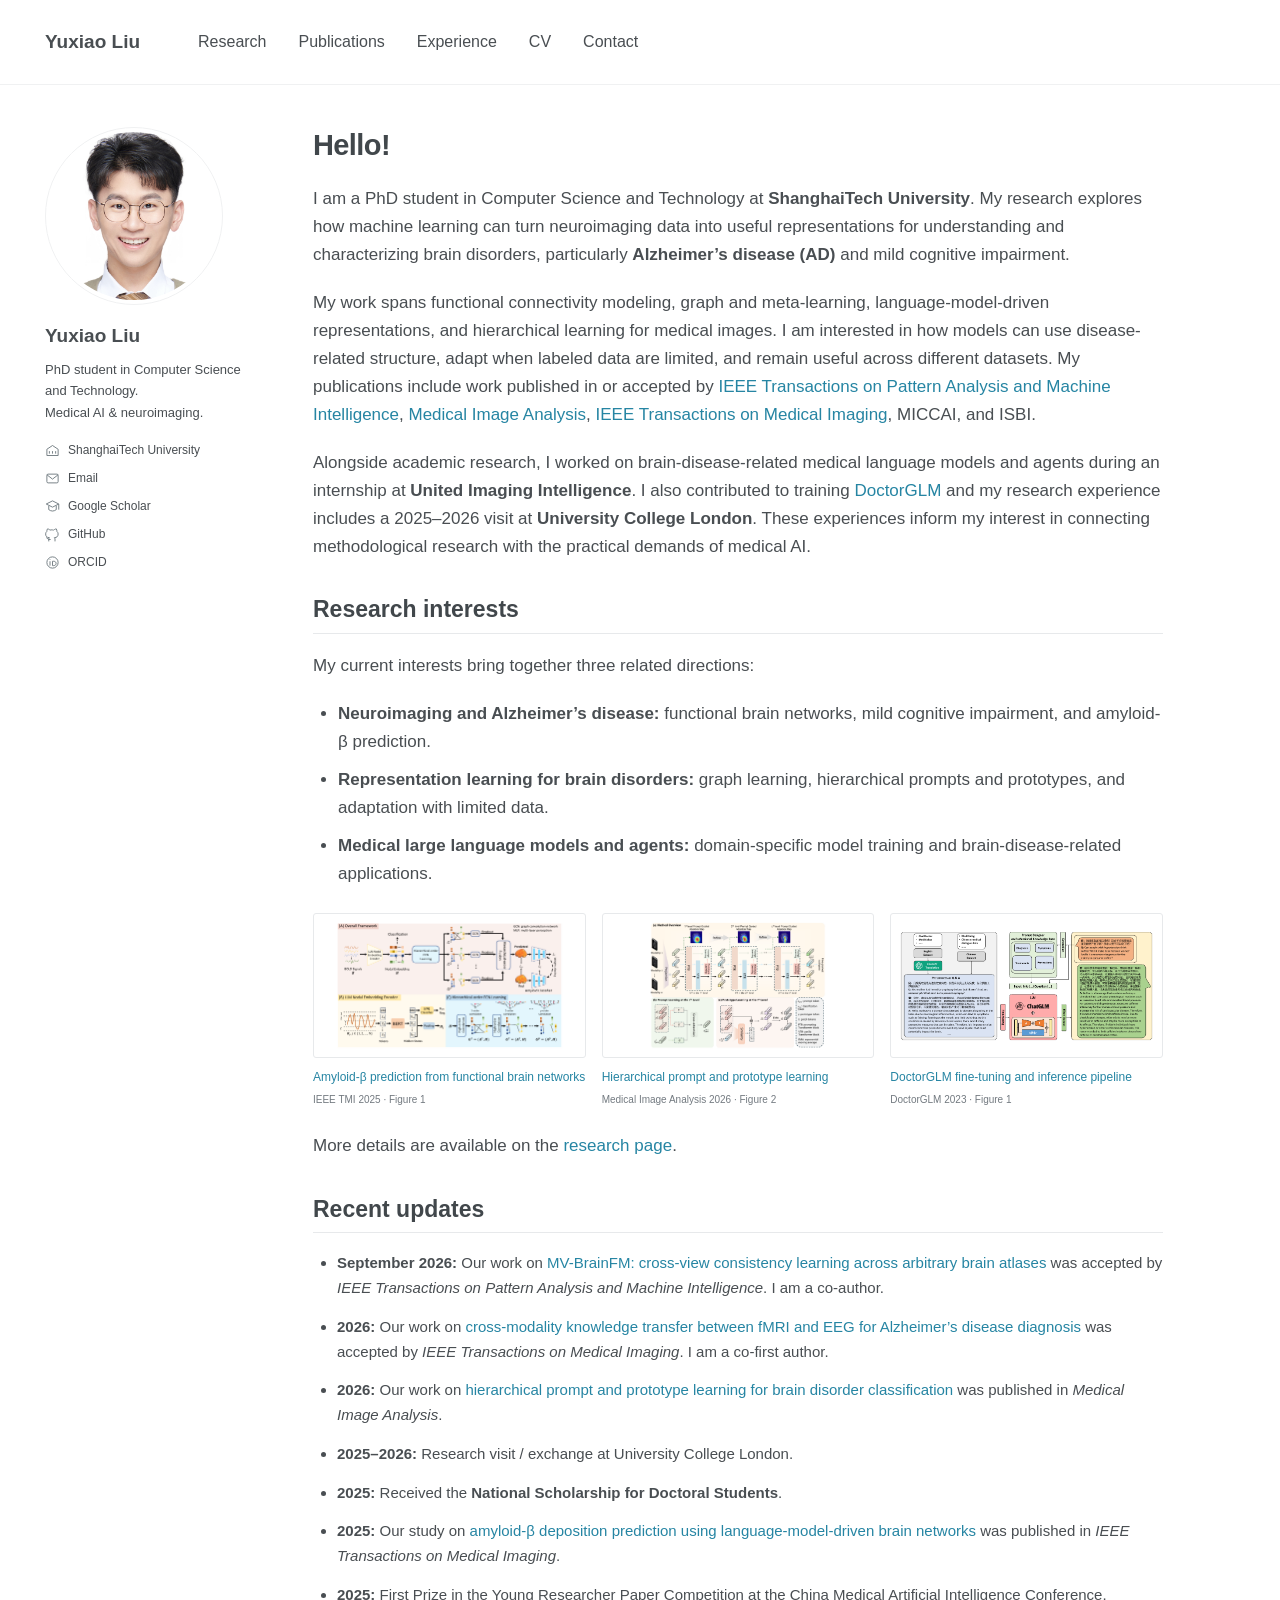
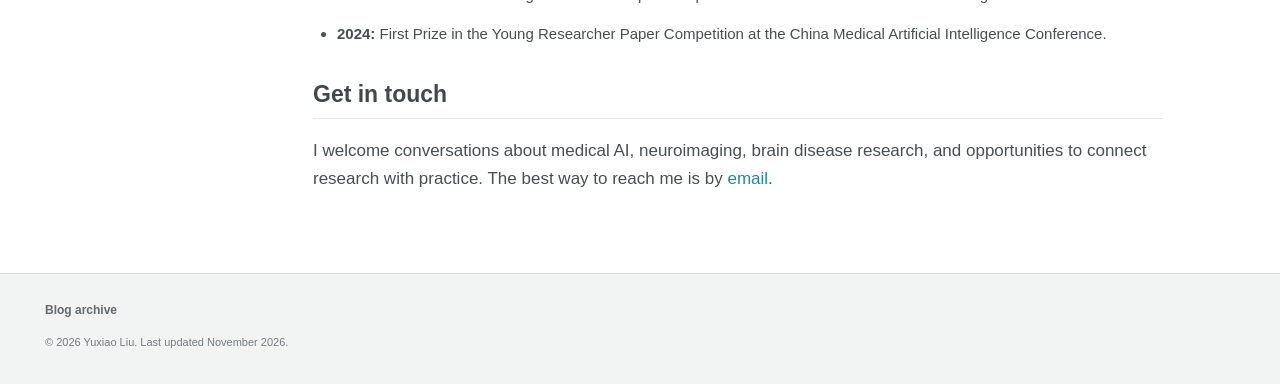
<file: index.html>
<!doctype html><html lang="en"><head><meta charset="utf-8"><meta name="viewport" content="width=device-width,initial-scale=1"><title>About - Yuxiao Liu</title><meta name="description" content="Yuxiao Liu, PhD student at ShanghaiTech University. Research on medical AI, neuroimaging, Alzheimer's disease, and medical language models."><meta name="theme-color" content="#ffffff"><link rel="canonical" href="https://dasklarleo.github.io/"><meta property="og:title" content="About - Yuxiao Liu"><meta property="og:description" content="Medical AI, neuroimaging, and brain disease research at ShanghaiTech University."><meta property="og:url" content="https://dasklarleo.github.io/"><meta property="og:image" content="https://dasklarleo.github.io/assets/portrait.png"><meta property="og:type" content="website"><link rel="icon" type="image/svg+xml" href="assets/favicon.svg"><link rel="stylesheet" href="styles.css"><script defer src="app.js"></script><script type="application/ld+json">{"@context": "https://schema.org", "@type": "Person", "name": "Yuxiao Liu", "url": "https://dasklarleo.github.io/", "jobTitle": "PhD student", "affiliation": {"@type": "CollegeOrUniversity", "name": "ShanghaiTech University"}, "sameAs": ["https://github.com/dasklarleo", "https://scholar.google.com/citations?user=CFBirUoAAAAJ&hl=en", "https://orcid.org/0009-0003-8298-5420"]}</script></head><body><a class="skip" href="#main">Skip to content</a><header class="masthead"><div class="masthead-inner"><a class="site-title" href="index.html">Yuxiao Liu</a><button type="button" class="menu-toggle" aria-expanded="false" aria-controls="main-nav">Menu</button><nav id="main-nav" aria-label="Main navigation"><a href="research.html">Research</a><a href="publications.html">Publications</a><a href="experience.html">Experience</a><a href="cv.html">CV</a><a href="contact.html">Contact</a></nav></div></header><div class="layout"><aside class="profile" aria-label="About Yuxiao Liu"><a class="avatar-link" href="index.html"><img class="avatar" src="assets/portrait.png" alt="Yuxiao Liu" width="180" height="180"></a><div class="profile-info"><h2><a href="index.html">Yuxiao Liu</a></h2><p class="profile-bio">PhD student in Computer Science and Technology.<br>Medical AI &amp; neuroimaging.</p><ul class="profile-links"><li><svg viewBox="0 0 24 24" fill="none" stroke="currentColor" stroke-width="1.5" aria-hidden="true"><path d="m3 10 9-6 9 6v10H3Z"/><path d="M7 13v4m5-4v4m5-4v4"/></svg><span>ShanghaiTech University</span></li><li><a href="mailto:liuyx7@shanghaitech.edu.cn"><svg viewBox="0 0 24 24" fill="none" stroke="currentColor" stroke-width="1.5" aria-hidden="true"><rect x="3" y="5" width="18" height="14" rx="2"/><path d="m3 6 9 7 9-7"/></svg><span>Email</span></a></li><li><a href="https://scholar.google.com/citations?user=CFBirUoAAAAJ&amp;hl=en" target="_blank" rel="noopener noreferrer"><svg viewBox="0 0 24 24" fill="none" stroke="currentColor" stroke-width="1.5" aria-hidden="true"><path d="m2 8 10-5 10 5-10 5Z"/><path d="M6 11v6c4 3 8 3 12 0v-6M22 8v9"/></svg><span>Google Scholar</span></a></li><li><a href="https://github.com/dasklarleo" target="_blank" rel="noopener noreferrer"><svg viewBox="0 0 24 24" fill="none" stroke="currentColor" stroke-width="1.5" aria-hidden="true"><path d="M9 20c-5 1-5-3-7-3m14 6v-4c0-1-1-2-1-2 4 0 6-2 6-6 0-2-1-3-2-4 0-1 0-3-1-4-2 0-4 2-4 2s-4-1-6 0c0 0-2-2-4-2-1 1-1 3-1 4-1 1-2 2-2 4 0 4 2 6 6 6 0 0-1 1-1 2v4"/></svg><span>GitHub</span></a></li><li><a href="https://orcid.org/0009-0003-8298-5420" target="_blank" rel="noopener noreferrer"><svg viewBox="0 0 24 24" fill="none" stroke="currentColor" stroke-width="1.5" aria-hidden="true"><circle cx="12" cy="12" r="9"/><path d="M8 10v7m0-10v1m4 2v7h2c5 0 5-7 0-7Z"/></svg><span>ORCID</span></a></li></ul></div></aside><main id="main" class="page-content"><h1>Hello!</h1><p>I am a PhD student in Computer Science and Technology at <strong>ShanghaiTech University</strong>. My research explores how machine learning can turn neuroimaging data into useful representations for understanding and characterizing brain disorders, particularly <strong>Alzheimer’s disease (AD)</strong> and mild cognitive impairment.</p><p>My work spans functional connectivity modeling, graph and meta-learning, language-model-driven representations, and hierarchical learning for medical images. I am interested in how models can use disease-related structure, adapt when labeled data are limited, and remain useful across different datasets. My publications include work published in or accepted by <a class="inline-link" href="publications.html#xu2026multiview">IEEE Transactions on Pattern Analysis and Machine Intelligence</a>, <a class="inline-link" href="publications.html#liu2026hierarchical">Medical Image Analysis</a>, <a class="inline-link" href="publications.html#lin2026crossmodality">IEEE Transactions on Medical Imaging</a>, MICCAI, and ISBI.</p><p>Alongside academic research, I worked on brain-disease-related medical language models and agents during an internship at <strong>United Imaging Intelligence</strong>. I also contributed to training <a class="inline-link" href="research.html#doctorglm">DoctorGLM</a> and my research experience includes a 2025–2026 visit at <strong>University College London</strong>. These experiences inform my interest in connecting methodological research with the practical demands of medical AI.</p><section class="interests" id="research-interests"><h2>Research interests</h2><p>My current interests bring together three related directions:</p><ul><li><strong>Neuroimaging and Alzheimer’s disease:</strong> functional brain networks, mild cognitive impairment, and amyloid-β prediction.</li><li><strong>Representation learning for brain disorders:</strong> graph learning, hierarchical prompts and prototypes, and adaptation with limited data.</li><li><strong>Medical large language models and agents:</strong> domain-specific model training and brain-disease-related applications.</li></ul><div class="research-gallery"><figure><a href="research.html#brain-networks"><img src="assets/figures/tmi-framework.png" alt="Amyloid-β prediction from functional brain networks" width="1824" height="1020" loading="lazy"></a><figcaption><a href="research.html#brain-networks">Amyloid-β prediction from functional brain networks</a><small><a href="https://doi.org/10.1109/TMI.2024.3525022" target="_blank" rel="noopener noreferrer">IEEE TMI 2025 · Figure 1</a></small></figcaption></figure><figure><a href="research.html#representation-learning"><img src="assets/figures/media-framework.png" alt="Hierarchical prompt and prototype learning" width="1806" height="1296" loading="lazy"></a><figcaption><a href="research.html#representation-learning">Hierarchical prompt and prototype learning</a><small><a href="https://doi.org/10.1016/j.media.2026.104063" target="_blank" rel="noopener noreferrer">Medical Image Analysis 2026 · Figure 2</a></small></figcaption></figure><figure><a href="research.html#medical-language-models"><img src="assets/figures/doctor-framework.png" alt="DoctorGLM fine-tuning and inference pipeline" width="1742" height="762" loading="lazy"></a><figcaption><a href="research.html#medical-language-models">DoctorGLM fine-tuning and inference pipeline</a><small><a href="https://arxiv.org/abs/2304.01097" target="_blank" rel="noopener noreferrer">DoctorGLM 2023 · Figure 1</a></small></figcaption></figure></div><p>More details are available on the <a href="research.html">research page</a>.</p></section><section class="news"><h2>Recent updates</h2><ul>
<li><strong>September 2026:</strong> Our work on <a href="publications.html#xu2026multiview">MV-BrainFM: cross-view consistency learning across arbitrary brain atlases</a> was accepted by <em>IEEE Transactions on Pattern Analysis and Machine Intelligence</em>. I am a co-author.</li>
<li><strong>2026:</strong> Our work on <a href="publications.html#lin2026crossmodality">cross-modality knowledge transfer between fMRI and EEG for Alzheimer’s disease diagnosis</a> was accepted by <em>IEEE Transactions on Medical Imaging</em>. I am a co-first author.</li>
<li><strong>2026:</strong> Our work on <a href="publications.html#liu2026hierarchical">hierarchical prompt and prototype learning for brain disorder classification</a> was published in <em>Medical Image Analysis</em>.</li>
<li><strong>2025–2026:</strong> Research visit / exchange at University College London.</li>
<li><strong>2025:</strong> Received the <strong>National Scholarship for Doctoral Students</strong>.</li>
<li><strong>2025:</strong> Our study on <a href="publications.html#liu2025amyloid">amyloid-β deposition prediction using language-model-driven brain networks</a> was published in <em>IEEE Transactions on Medical Imaging</em>.</li>
<li><strong>2025:</strong> First Prize in the Young Researcher Paper Competition at the China Medical Artificial Intelligence Conference.</li>
<li><strong>2024:</strong> First Prize in the Young Researcher Paper Competition at the China Medical Artificial Intelligence Conference.</li>
</ul></section><section><h2>Get in touch</h2><p>I welcome conversations about medical AI, neuroimaging, brain disease research, and opportunities to connect research with practice. The best way to reach me is by <a href="mailto:liuyx7@shanghaitech.edu.cn">email</a>.</p></section></main></div><footer class="page-footer"><div><a href="archives/">Blog archive</a><span>© 2026 Yuxiao Liu. Last updated November 2026.</span></div></footer><dialog id="citation-dialog" aria-labelledby="citation-title"><div class="dialog-top"><h2 id="citation-title">BibTeX citation</h2><button class="close-dialog" type="button" aria-label="Close citation dialog">×</button></div><pre class="citation-text" id="citation-text" tabindex="0"></pre><div class="dialog-actions"><button class="button primary" id="copy-citation" type="button">Copy BibTeX</button><button class="button" id="download-citation" type="button">Download .bib</button></div></dialog><div id="toast" class="toast" role="status" aria-live="polite" hidden></div><script id="citation-data" type="application/json">{"xu2026multiview": {"id": "xu2026multiview", "doi": "10.1109/TPAMI.2026.3736359", "year": 2026, "venue": "IEEE TPAMI", "journal": "IEEE Transactions on Pattern Analysis and Machine Intelligence", "type": "journal", "status": "accepted", "accepted_date": "2026-09-13", "author_role": "Co-author", "title": "Toward a Multi-View Brain Network Foundation Model: Cross-View Consistency Learning Across Arbitrary Atlases", "authors": ["Jiaxing Xu", "Jingying Ma", "Xin Lin", "Yuxiao Liu", "Kai He", "Qika Lin", "Yiping Ke", "Yang Li", "Dinggang Shen", "Mengling Feng"], "url": "https://doi.org/10.1109/TPAMI.2026.3736359", "preprint": "https://arxiv.org/abs/2603.20348", "summary": "MV-BrainFM learns transferable brain network representations across arbitrary atlases by combining anatomical distance priors with cross-view consistency pretraining. It supports both single-atlas and multi-atlas analysis.", "topic": "Brain network foundation models · Cross-view consistency · Transfer learning", "bibtex": "@article{xu2026multiview,\n  title = {Toward a Multi-View Brain Network Foundation Model: Cross-View Consistency Learning Across Arbitrary Atlases},\n  author = {Xu, Jiaxing and Ma, Jingying and Lin, Xin and Liu, Yuxiao and He, Kai and Lin, Qika and Ke, Yiping and Li, Yang and Shen, Dinggang and Feng, Mengling},\n  journal = {IEEE Transactions on Pattern Analysis and Machine Intelligence},\n  year = {2026},\n  doi = {10.1109/TPAMI.2026.3736359},\n  note = {Accepted for publication}\n}"}, "lin2026crossmodality": {"id": "lin2026crossmodality", "year": 2026, "venue": "IEEE TMI", "journal": "IEEE Transactions on Medical Imaging", "type": "journal", "status": "accepted", "author_role": "Co-first author", "equal_contribution": ["Xin Lin", "Yuxiao Liu", "Wenfei Yu"], "title": "Cross-modality Knowledge Transfer Between fMRI and EEG for Improved Single-modality Alzheimer’s Disease Diagnosis", "authors": ["Xin Lin", "Yuxiao Liu", "Wenfei Yu", "Jiaxing Xu", "Yulong Dou", "Weiqi Li", "Zhao Wu", "Jiafan Qin", "Xinyan Du", "Jingjing Lin", "Minhui Tan", "Yuanzhe He", "Feng Shi", "Yansu Guo", "Zhiming Cui", "Dinggang Shen"], "code": "https://github.com/yizhixiaolinya/Code-TMI2026_fMRI-EEG", "summary": "FE-KTNet combines complementary fMRI and EEG representations through bidirectional fusion, then transfers this knowledge to modality-specific models using feature alignment and distillation for single-modality Alzheimer’s disease diagnosis.", "topic": "Alzheimer’s disease · fMRI · EEG · Cross-modality knowledge transfer", "bibtex": "@article{lin2026crossmodality,\n  title = {Cross-modality Knowledge Transfer Between fMRI and EEG for Improved Single-modality Alzheimer’s Disease Diagnosis},\n  author = {Lin, Xin and Liu, Yuxiao and Yu, Wenfei and Xu, Jiaxing and Dou, Yulong and Li, Weiqi and Wu, Zhao and Qin, Jiafan and Du, Xinyan and Lin, Jingjing and Tan, Minhui and He, Yuanzhe and Shi, Feng and Guo, Yansu and Cui, Zhiming and Shen, Dinggang},\n  journal = {IEEE Transactions on Medical Imaging},\n  year = {2026},\n  note = {Accepted for publication; Xin Lin, Yuxiao Liu, and Wenfei Yu contributed equally}\n}"}, "liu2026hierarchical": {"id": "liu2026hierarchical", "doi": "10.1016/j.media.2026.104063", "year": 2026, "venue": "MedIA", "type": "journal", "summary": "A framework that combines hierarchical prompts and disease-specific prototypes to classify brain disorders at multiple diagnostic levels. Evaluated on 54,360 subjects across six multi-center datasets, this work studies how structured diagnostic knowledge can guide image representation learning.", "topic": "Hierarchical learning · Brain disorders", "link": "https://pubmed.ncbi.nlm.nih.gov/42013614/", "title": "A hierarchical prompt and prototype learning framework for brain disorder classification", "authors": ["Yuxiao Liu", "Kaicong Sun", "Yaping Wu", "Xin Lin", "Yan Bai", "Long Yang", "Weilin Zhou", "Haoyue Yuan", "Xintong Wu", "Yichu He", "Qingxia Wu", "Zengyang Che", "Yiqiang Zhan", "Sean Zhou", "Dijia Wu", "Feng Shi", "Meiyun Wang", "Dinggang Shen"], "url": "https://doi.org/10.1016/j.media.2026.104063", "bibtex": "@article{liu2026hierarchical,\n  title = {A hierarchical prompt and prototype learning framework for brain disorder classification},\n  author = {Liu, Yuxiao and Sun, Kaicong and Wu, Yaping and Lin, Xin and Bai, Yan and Yang, Long and Zhou, Weilin and Yuan, Haoyue and Wu, Xintong and He, Yichu and Wu, Qingxia and Che, Zengyang and Zhan, Yiqiang and Zhou, Sean and Wu, Dijia and Shi, Feng and Wang, Meiyun and Shen, Dinggang},\n  journal = {Medical Image Analysis},\n  year = {2026},\n  volume = {112},\n  pages = {104063},\n  doi = {10.1016/j.media.2026.104063}\n}", "author_role": "First author"}, "chatradio-valuer": {"id": "chatradio-valuer", "authors": ["Tianyang Zhong", "Wei Zhao", "Yutong Zhang", "Yi Pan", "Peixin Dong", "Zuowei Jiang", "Hanqi Jiang", "Yifan Zhou", "Xiaoyan Kui", "Youlan Shang", "Lin Zhao", "Li Yang", "Yaonai Wei", "Zhuoyi Li", "Jiadong Zhang", "Longtao Yang", "Hao Chen", "Huan Zhao", "Yuxiao Liu", "Ning Zhu", "Yiwei Li", "Yisong Wang", "Jiaqi Yao", "Jiaqi Wang", "Ying Zeng", "Lei He", "Chao Zheng", "Zhixue Zhang", "Ming Li", "Zhengliang Liu", "Haixing Dai", "Zihao Wu", "Shu Zhang", "Xiaoyan Cai", "Xintao Hu", "Shijie Zhao", "Xi Jiang", "Xin Zhang", "Wei Liu", "Xiang Li", "Lei Guo", "Dinggang Shen", "Junwei Han", "Tianming Liu", "Jun Liu", "Tuo Zhang"], "author_role": "Co-author", "author_position": 19, "year": 2026, "online_year": 2025, "venue": "IEEE TBME", "journal": "IEEE Transactions on Biomedical Engineering", "type": "journal", "status": "published", "volume": "73", "issue": "3", "pages": "1050-1061", "online_date": "2025-08-11", "title": "ChatRadio-Valuer: A Chat Large Language Model for Generalizable Radiology Impression Generation on Multi-Institution and Multi-System Data", "url": "https://doi.org/10.1109/TBME.2025.3597325", "doi": "10.1109/TBME.2025.3597325", "preprint": "https://arxiv.org/abs/2310.05242", "summary": "Adapts a language model for radiology impression generation and evaluates transfer across institutions and anatomical systems, with an emphasis on local hospital deployment.", "topic": "Radiology report generation", "bibtex": "@article{chatradio_valuer,\n  title = {ChatRadio-Valuer: A Chat Large Language Model for Generalizable Radiology Impression Generation on Multi-Institution and Multi-System Data},\n  author = {Tianyang Zhong and Wei Zhao and Yutong Zhang and Yi Pan and Peixin Dong and Zuowei Jiang and Hanqi Jiang and Yifan Zhou and Xiaoyan Kui and Youlan Shang and Lin Zhao and Li Yang and Yaonai Wei and Zhuoyi Li and Jiadong Zhang and Longtao Yang and Hao Chen and Huan Zhao and Yuxiao Liu and Ning Zhu and Yiwei Li and Yisong Wang and Jiaqi Yao and Jiaqi Wang and Ying Zeng and Lei He and Chao Zheng and Zhixue Zhang and Ming Li and Zhengliang Liu and Haixing Dai and Zihao Wu and Shu Zhang and Xiaoyan Cai and Xintao Hu and Shijie Zhao and Xi Jiang and Xin Zhang and Wei Liu and Xiang Li and Lei Guo and Dinggang Shen and Junwei Han and Tianming Liu and Jun Liu and Tuo Zhang},\n  year = {2026},\n  journal = {IEEE Transactions on Biomedical Engineering},\n  volume = {73},\n  number = {3},\n  pages = {1050--1061},\n  doi = {10.1109/TBME.2025.3597325},\n  url = {https://doi.org/10.1109/TBME.2025.3597325}\n}", "sources": ["https://doi.org/10.1109/TBME.2025.3597325", "https://ieeexplore.ieee.org/document/11122334/", "https://scholars.cityu.edu.hk/en/publications/chatradio-valuer-a-chat-large-language-model-for-generalizable-ra/", "https://arxiv.org/abs/2310.05242"], "verified_on": "2026-11-12"}, "generative-ai-lesion-report-review": {"id": "generative-ai-lesion-report-review", "authors": ["Kaicong Sun", "Yulin Wang", "Shijie Huang", "Yuxiao Liu", "Haoyuan Chen", "Zifeng Lian", "Minhui Tan", "Xin Lin", "Weilin Zhou", "Zhaoyu Qiu", "Xiaoye Li", "Mingyang Yu", "Dinggang Shen"], "author_role": "Co-first author", "author_position": 4, "equal_contribution": ["Kaicong Sun", "Yulin Wang", "Shijie Huang", "Yuxiao Liu"], "year": 2026, "venue": "Med-X", "journal": "Med-X", "type": "journal", "subtype": "review", "status": "published", "volume": "4", "issue": "1", "article_number": "5", "published_date": "2026-03-02", "title": "Review of generative AI for lesion localization and automatic report generation", "url": "https://doi.org/10.1007/s44258-026-00076-8", "doi": "10.1007/s44258-026-00076-8", "summary": "Reviews generative methods for lesion localization and lesion-aware report generation, connecting visual grounding, knowledge injection, and reasoning while surveying datasets, evaluation, and open challenges.", "topic": "Grounded medical report generation", "bibtex": "@article{generative_ai_lesion_report_review,\n  title = {Review of generative AI for lesion localization and automatic report generation},\n  author = {Kaicong Sun and Yulin Wang and Shijie Huang and Yuxiao Liu and Haoyuan Chen and Zifeng Lian and Minhui Tan and Xin Lin and Weilin Zhou and Zhaoyu Qiu and Xiaoye Li and Mingyang Yu and Dinggang Shen},\n  year = {2026},\n  journal = {Med-X},\n  volume = {4},\n  number = {1},\n  pages = {5},\n  doi = {10.1007/s44258-026-00076-8},\n  url = {https://doi.org/10.1007/s44258-026-00076-8}\n}", "sources": ["https://link.springer.com/article/10.1007/s44258-026-00076-8", "https://doi.org/10.1007/s44258-026-00076-8"], "verified_on": "2026-11-12"}, "cmd-ad-miccai-2026": {"id": "cmd-ad-miccai-2026", "title": "CMD-AD: Cross-Modality Distillation from fMRI-EEG for Single-Modality Alzheimer’s Disease Diagnosis", "authors": ["Xin Lin", "Yuxiao Liu", "Wenfei Yu", "Yulong Dou", "Weiqi Li", "Minhui Tan", "Yuanzhe He", "Zhiming Cui", "Dinggang Shen"], "author_role": "Co-first author", "author_position": 2, "equal_contribution": ["Xin Lin", "Yuxiao Liu", "Wenfei Yu"], "year": 2026, "conference_year": 2026, "publication_year": 2027, "venue": "MICCAI", "booktitle": "Medical Image Computing and Computer Assisted Intervention -- MICCAI 2026", "series": "Lecture Notes in Computer Science", "volume": "16886", "pages": "174–184", "type": "conference", "status": "published", "url": "https://link.springer.com/chapter/10.1007/978-3-032-38098-2_17", "doi": "10.1007/978-3-032-38098-2_17", "summary": "Transfers complementary fMRI and EEG connectivity representations into single-modality models through multiscale fusion and knowledge distillation for Alzheimer’s disease diagnosis.", "topic": "Brain networks and disease diagnosis", "bibtex": "@inproceedings{cmd_ad_miccai_2026,\n  author = {Lin, Xin and Liu, Yuxiao and Yu, Wenfei and Dou, Yulong and Li, Weiqi and Tan, Minhui and He, Yuanzhe and Cui, Zhiming and Shen, Dinggang},\n  title = {{CMD-AD: Cross-Modality Distillation from fMRI-EEG for Single-Modality Alzheimer's Disease Diagnosis}},\n  booktitle = {Medical Image Computing and Computer Assisted Intervention -- MICCAI 2026},\n  year = {2027},\n  series = {Lecture Notes in Computer Science},\n  volume = {16886},\n  pages = {174--184},\n  publisher = {Springer Nature Switzerland},\n  doi = {10.1007/978-3-032-38098-2_17},\n  url = {https://link.springer.com/chapter/10.1007/978-3-032-38098-2_17},\n  note = {Presented at MICCAI 2026; first online September 2026}\n}", "code": "https://github.com/yizhixiaolinya/Code-MICCAI2026_fMRI-EEG", "online_date": "2026-09-25", "open_access": "https://papers.miccai.org/miccai-2026/0175-Paper1174.html", "sources": ["https://link.springer.com/chapter/10.1007/978-3-032-38098-2_17", "https://papers.miccai.org/miccai-2026/0175-Paper1174.html", "https://papers.miccai.org/miccai-2026/paper/1174_paper.pdf", "https://citation-needed.springer.com/v2/references/10.1007/978-3-032-38098-2_17?flavour=citation&format=bibtex"], "verified_on": "2026-11-12"}, "unifcharm-miccai-2026": {"id": "unifcharm-miccai-2026", "title": "UniFCHarm: Unified Prompt-Guided Harmonization of fMRI Functional Connectivity Across Scanners and Atlases", "authors": ["Xin Lin", "Yuxiao Liu", "Yulin Wang", "Lin Teng", "Long Yang", "Shilun Zhao", "Kai Zhang", "Zhiming Cui", "Dinggang Shen"], "author_role": "Co-first author", "author_position": 2, "equal_contribution": ["Xin Lin", "Yuxiao Liu"], "year": 2026, "conference_year": 2026, "publication_year": 2027, "venue": "MICCAI", "booktitle": "Medical Image Computing and Computer Assisted Intervention -- MICCAI 2026", "series": "Lecture Notes in Computer Science", "volume": "16881", "pages": "611–622", "type": "conference", "status": "published", "url": "https://link.springer.com/chapter/10.1007/978-3-032-38072-2_58", "doi": "10.1007/978-3-032-38072-2_58", "summary": "Uses acquisition- and atlas-aware prompts to guide functional-connectivity harmonization, refining brain-network connections from subnetworks to individual regions.", "topic": "Brain networks and harmonization", "bibtex": "@inproceedings{unifcharm_miccai_2026,\n  author = {Lin, Xin and Liu, Yuxiao and Wang, Yulin and Teng, Lin and Yang, Long and Zhao, Shilun and Zhang, Kai and Cui, Zhiming and Shen, Dinggang},\n  title = {{UniFCHarm: Unified Prompt-Guided Harmonization of fMRI Functional Connectivity Across Scanners and Atlases}},\n  booktitle = {Medical Image Computing and Computer Assisted Intervention -- MICCAI 2026},\n  year = {2027},\n  series = {Lecture Notes in Computer Science},\n  volume = {16881},\n  pages = {611--622},\n  publisher = {Springer Nature Switzerland},\n  doi = {10.1007/978-3-032-38072-2_58},\n  url = {https://link.springer.com/chapter/10.1007/978-3-032-38072-2_58},\n  note = {Presented at MICCAI 2026; first online September 2026}\n}", "code": "https://github.com/yizhixiaolinya/Code-MICCAI2026_fMRI-Harm", "online_date": "2026-09-26", "open_access": "https://papers.miccai.org/miccai-2026/1109-Paper1169.html", "sources": ["https://link.springer.com/chapter/10.1007/978-3-032-38072-2_58", "https://papers.miccai.org/miccai-2026/1109-Paper1169.html", "https://papers.miccai.org/miccai-2026/paper/1169_paper.pdf", "https://citation-needed.springer.com/v2/references/10.1007/978-3-032-38072-2_58?flavour=citation&format=bibtex"], "verified_on": "2026-11-12"}, "unified-mri-harmonization-icassp-2026": {"id": "unified-mri-harmonization-icassp-2026", "title": "Unified MRI Harmonization with Parameter and Image-Style-Conditioned Multi-Modal Contrastive Constraints", "authors": ["Xin Lin", "Yulin Wang", "Yuxiao Liu", "Long Yang", "Shijie Huang", "Dinggang Shen"], "author_role": "Co-author", "author_position": 3, "year": 2026, "conference_year": 2026, "publication_year": 2026, "venue": "ICASSP", "booktitle": "ICASSP 2026 - 2026 IEEE International Conference on Acoustics, Speech and Signal Processing (ICASSP)", "pages": "6951–6955", "type": "conference", "status": "published", "url": "https://ieeexplore.ieee.org/document/11460841/", "doi": "10.1109/ICASSP55912.2026.11460841", "summary": "Studies MRI harmonization using acquisition-parameter and image-style conditioning with multimodal contrastive constraints.", "topic": "MRI harmonization", "bibtex": "@inproceedings{unified_mri_harmonization_icassp_2026,\n  author = {Lin, Xin and Wang, Yulin and Liu, Yuxiao and Yang, Long and Huang, Shijie and Shen, Dinggang},\n  title = {{Unified MRI Harmonization with Parameter and Image-Style-Conditioned Multi-Modal Contrastive Constraints}},\n  booktitle = {ICASSP 2026 - 2026 IEEE International Conference on Acoustics, Speech and Signal Processing (ICASSP)},\n  year = {2026},\n  pages = {6951--6955},\n  publisher = {IEEE},\n  doi = {10.1109/ICASSP55912.2026.11460841},\n  url = {https://ieeexplore.ieee.org/document/11460841/}\n}", "sources": ["https://www.cmsworkshops.com/ICASSP2026/view_paper.php?PaperNum=13644&bare=1", "https://www.cmsworkshops.com/ICASSP2026/goto_manuscript.php?pn=13644", "https://api.crossref.org/works/10.1109%2Ficassp55912.2026.11460841", "https://idea.bme.shanghaitech.edu.cn/14446/"], "verified_on": "2026-11-12"}, "brave-mlcn-2026": {"id": "brave-mlcn-2026", "title": "A Unified Brain MRI Reporting Framework Built on CoT-Guided VLM and Expert Models", "authors": ["Yuxiao Liu", "Xin Lin", "Yaping Wu", "Xintong Wu", "Yichu He", "Zhaoyu Qiu", "Qiankun Zheng", "Yan Bai", "Wei Wei", "Qingxia Wu", "Zengyang Che", "Dijia Wu", "Feng Shi", "Kaicong Sun", "Meiyun Wang", "Dinggang Shen"], "author_role": "Co-first author", "author_position": 1, "equal_contribution": ["Yuxiao Liu", "Xin Lin"], "year": 2026, "conference_year": 2026, "venue": "MLCN", "booktitle": "Medical Image Computing and Computer Assisted Intervention -- MICCAI 2026 Workshops and Challenges", "workshop": "Machine Learning in Clinical Neuroimaging (MLCN)", "series": "Lecture Notes in Computer Science", "volume": "17255", "type": "conference", "status": "accepted", "url": "https://papers.miccai.org/miccai-2026-sat/MLCN_2026_024.html", "summary": "Combines lesion-specific expert models with lesion-wise adjudication and verification before a vision-language model generates the final brain MRI report.", "topic": "Brain MRI report generation", "bibtex": "@inproceedings{brave_mlcn_2026,\n  author = {Liu, Yuxiao and Lin, Xin and Wu, Yaping and Wu, Xintong and He, Yichu and Qiu, Zhaoyu and Zheng, Qiankun and Bai, Yan and Wei, Wei and Wu, Qingxia and Che, Zengyang and Wu, Dijia and Shi, Feng and Sun, Kaicong and Wang, Meiyun and Shen, Dinggang},\n  title = {{A Unified Brain MRI Reporting Framework Built on CoT-Guided VLM and Expert Models}},\n  booktitle = {Medical Image Computing and Computer Assisted Intervention -- MICCAI 2026 Workshops and Challenges},\n  year = {2026},\n  note = {Accepted MLCN 2026 workshop paper; camera-ready version available from the MICCAI Society},\n  url = {https://papers.miccai.org/miccai-2026-sat/MLCN_2026_024.html}\n}", "subtype": "workshop", "sources": ["https://papers.miccai.org/miccai-2026-sat/MLCN_2026_024.html", "https://papers.miccai.org/miccai-2026-sat/paper/MLCN_2026_024.pdf"], "verified_on": "2026-11-12"}, "liu2025amyloid": {"id": "liu2025amyloid", "doi": "10.1109/TMI.2024.3525022", "year": 2025, "venue": "IEEE TMI", "type": "journal", "summary": "A framework for predicting amyloid-β deposition from functional MRI, combining representations from a pretrained language model with task-oriented brain network learning. The study connects functional connectivity with a pathology-related target in Alzheimer’s disease research.", "topic": "Alzheimer’s disease · Brain networks · LLMs", "title": "Amyloid-β Deposition Prediction With Large Language Model Driven and Task-Oriented Learning of Brain Functional Networks", "authors": ["Yuxiao Liu", "Mianxin Liu", "Yuanwang Zhang", "Yihui Guan", "Qihao Guo", "Fang Xie", "Dinggang Shen"], "url": "https://doi.org/10.1109/TMI.2024.3525022", "bibtex": "@article{liu2025amyloid,\n  title = {Amyloid-β Deposition Prediction With Large Language Model Driven and Task-Oriented Learning of Brain Functional Networks},\n  author = {Liu, Yuxiao and Liu, Mianxin and Zhang, Yuanwang and Guan, Yihui and Guo, Qihao and Xie, Fang and Shen, Dinggang},\n  journal = {IEEE Transactions on Medical Imaging},\n  year = {2025},\n  volume = {44},\n  number = {4},\n  pages = {1809--1820},\n  doi = {10.1109/TMI.2024.3525022}\n}", "author_role": "First author"}, "clip-medical-imaging-survey": {"id": "clip-medical-imaging-survey", "authors": ["Zihao Zhao", "Yuxiao Liu", "Han Wu", "Mei Wang", "Yonghao Li", "Sheng Wang", "Lin Teng", "Disheng Liu", "Zhiming Cui", "Qian Wang", "Dinggang Shen"], "author_role": "Co-first author", "author_position": 2, "equal_contribution": ["Zihao Zhao", "Yuxiao Liu", "Han Wu"], "year": 2025, "venue": "MedIA", "journal": "Medical Image Analysis", "type": "journal", "subtype": "review", "status": "published", "volume": "102", "article_number": "103551", "title": "CLIP in medical imaging: A survey", "url": "https://doi.org/10.1016/j.media.2025.103551", "doi": "10.1016/j.media.2025.103551", "preprint": "https://arxiv.org/abs/2312.07353", "code": "https://github.com/zhaozh10/Awesome-CLIP-in-Medical-Imaging", "code_label": "Project", "summary": "A survey of medical adaptations of CLIP pretraining and their use in classification, dense prediction, and cross-modal tasks, with discussion of data, alignment, and generalization challenges.", "topic": "Vision-language learning", "bibtex": "@article{clip_medical_imaging_survey,\n  title = {CLIP in medical imaging: A survey},\n  author = {Zihao Zhao and Yuxiao Liu and Han Wu and Mei Wang and Yonghao Li and Sheng Wang and Lin Teng and Disheng Liu and Zhiming Cui and Qian Wang and Dinggang Shen},\n  year = {2025},\n  journal = {Medical Image Analysis},\n  volume = {102},\n  pages = {103551},\n  doi = {10.1016/j.media.2025.103551},\n  url = {https://doi.org/10.1016/j.media.2025.103551}\n}", "sources": ["https://www.sciencedirect.com/science/article/pii/S1361841525000982", "https://doi.org/10.1016/j.media.2025.103551", "https://arxiv.org/html/2312.07353v6", "https://arxiv.org/abs/2312.07353"], "verified_on": "2026-11-12"}, "modality-flexible-alzheimer-diagnosis": {"id": "modality-flexible-alzheimer-diagnosis", "authors": ["Yuanwang Zhang", "Kaicong Sun", "Yuxiao Liu", "Fang Xie", "Qihao Guo", "Dinggang Shen"], "author_role": "Co-author", "author_position": 3, "year": 2025, "online_year": 2024, "venue": "IEEE JBHI", "journal": "IEEE Journal of Biomedical and Health Informatics", "type": "journal", "status": "published", "volume": "29", "issue": "1", "pages": "535-546", "online_date": "2024-10-01", "title": "A Modality-Flexible Framework for Alzheimer's Disease Diagnosis Following Clinical Routine", "url": "https://doi.org/10.1109/JBHI.2024.3472011", "doi": "10.1109/JBHI.2024.3472011", "summary": "A modality-flexible diagnosis framework follows the clinical progression from tabular screening to MRI and PET, combining available imaging and non-imaging information at each stage.", "topic": "Multimodal brain disorder diagnosis", "bibtex": "@article{modality_flexible_alzheimer_diagnosis,\n  title = {A Modality-Flexible Framework for Alzheimer's Disease Diagnosis Following Clinical Routine},\n  author = {Yuanwang Zhang and Kaicong Sun and Yuxiao Liu and Fang Xie and Qihao Guo and Dinggang Shen},\n  year = {2025},\n  journal = {IEEE Journal of Biomedical and Health Informatics},\n  volume = {29},\n  number = {1},\n  pages = {535--546},\n  doi = {10.1109/JBHI.2024.3472011},\n  url = {https://doi.org/10.1109/JBHI.2024.3472011}\n}", "sources": ["https://ieeexplore.ieee.org/abstract/document/10702472", "https://doi.org/10.1109/JBHI.2024.3472011"], "verified_on": "2026-11-12"}, "neuro-ams-miccai2025": {"id": "neuro-ams-miccai2025", "year": 2025, "venue": "MICCAI", "volume": "15974", "doi": "10.1007/978-3-032-05182-0_41", "booktitle": "Medical Image Computing and Computer Assisted Intervention -- MICCAI 2025", "summary": "Combines age-aware MRI features with disease-label semantics and medical knowledge embeddings through image-text alignment to support a shared classifier across multiple brain disorders.", "topic": "Medical vision-language learning", "title": "Neuro-AMS: Neuro-Informed Age-Aware and Medical Knowledge-Integrated Strategy for Diagnosis of Multiple Brain Disorders", "authors": ["Zhenguo Zhang", "Lin Teng", "Nan Zhao", "Yuxiao Liu", "Zhaoyu Qiu", "Zehao Weng", "Jinwei Kong", "Feng Shi", "Dinggang Shen"], "author_role": "Co-author", "author_position": 4, "type": "conference", "status": "published", "url": "https://doi.org/10.1007/978-3-032-05182-0_41", "pages": "418-427", "conference_year": 2025, "publication_year": 2026, "online_date": "2025-09-18", "bibtex": "@inproceedings{neuro_ams_miccai2025,\n  author = {Zhang, Zhenguo and Teng, Lin and Zhao, Nan and Liu, Yuxiao and Qiu, Zhaoyu and Weng, Zehao and Kong, Jinwei and Shi, Feng and Shen, Dinggang},\n  title = {Neuro-AMS: Neuro-Informed Age-Aware and Medical Knowledge-Integrated Strategy for Diagnosis of Multiple Brain Disorders},\n  booktitle = {Medical Image Computing and Computer Assisted Intervention -- MICCAI 2025},\n  year = {2026},\n  pages = {418--427},\n  publisher = {Springer Nature Switzerland},\n  series = {Lecture Notes in Computer Science},\n  volume = {15974},\n  doi = {10.1007/978-3-032-05182-0_41},\n  url = {https://doi.org/10.1007/978-3-032-05182-0_41},\n  note = {MICCAI 2025; first published online 2025-09-18}\n}", "sources": ["https://link.springer.com/chapter/10.1007/978-3-032-05182-0_41", "https://papers.miccai.org/miccai-2025/0634-Paper3514.html", "https://papers.miccai.org/miccai-2025/paper/3514_paper.pdf", "https://api.crossref.org/works/10.1007/978-3-032-05182-0_41", "https://citation-needed.springer.com/v2/references/10.1007/978-3-032-05182-0_41?flavour=citation&format=bibtex"], "verified_on": "2026-11-12"}, "multimodal-llms-medical-data-mining": {"id": "multimodal-llms-medical-data-mining", "authors": ["Yutong Zhang", "Yi Pan", "Tianyang Zhong", "Peixin Dong", "Kangni Xie", "Yuxiao Liu", "Hanqi Jiang", "Zihao Wu", "Zhengliang Liu", "Wei Zhao", "Wei Zhang", "Shijie Zhao", "Tuo Zhang", "Xi Jiang", "Dinggang Shen", "Tianming Liu", "Xin Zhang"], "author_role": "Co-author", "author_position": 6, "year": 2024, "venue": "Meta-Radiology", "journal": "Meta-Radiology", "type": "journal", "status": "published", "volume": "2", "issue": "4", "article_number": "100103", "title": "Potential of multimodal large language models for data mining of medical images and free-text reports", "url": "https://doi.org/10.1016/j.metrad.2024.100103", "doi": "10.1016/j.metrad.2024.100103", "preprint": "https://arxiv.org/abs/2407.05758", "summary": "Evaluates multimodal language models across medical image analysis and radiology report tasks, comparing task-dependent capabilities and limitations across diverse imaging categories.", "topic": "Medical multimodal evaluation", "bibtex": "@article{multimodal_llms_medical_data_mining,\n  title = {Potential of multimodal large language models for data mining of medical images and free-text reports},\n  author = {Yutong Zhang and Yi Pan and Tianyang Zhong and Peixin Dong and Kangni Xie and Yuxiao Liu and Hanqi Jiang and Zihao Wu and Zhengliang Liu and Wei Zhao and Wei Zhang and Shijie Zhao and Tuo Zhang and Xi Jiang and Dinggang Shen and Tianming Liu and Xin Zhang},\n  year = {2024},\n  journal = {Meta-Radiology},\n  volume = {2},\n  number = {4},\n  pages = {100103},\n  doi = {10.1016/j.metrad.2024.100103},\n  url = {https://doi.org/10.1016/j.metrad.2024.100103}\n}", "sources": ["https://doi.org/10.1016/j.metrad.2024.100103", "https://www.sciencedirect.com/science/article/pii/S2950162824000572", "https://arxiv.org/abs/2407.05758", "https://augusta.elsevierpure.com/p/en/research-outputs/potential-of-multimodal-large-language-models-for-data-mining-of-"], "verified_on": "2026-11-12"}, "graph-slc-miccai2024": {"id": "graph-slc-miccai2024", "year": 2024, "venue": "MICCAI", "volume": "15007", "doi": "10.1007/978-3-031-72104-5_5", "booktitle": "Medical Image Computing and Computer Assisted Intervention -- MICCAI 2024", "summary": "Learns subject-specific representations from incomplete multimodal imaging, using graph-based neighborhood preservation and diagnosis-oriented clustering for multiclass Alzheimer's disease classification.", "topic": "Multimodal neuroimaging", "title": "A Graph-Embedded Latent Space Learning and Clustering Framework for Incomplete Multimodal Multiclass Alzheimer’s Disease Diagnosis", "authors": ["Zaixin Ou", "Caiwen Jiang", "Yuxiao Liu", "Yuanwang Zhang", "Zhiming Cui", "Dinggang Shen"], "author_role": "Co-author", "author_position": 3, "type": "conference", "status": "published", "url": "https://doi.org/10.1007/978-3-031-72104-5_5", "pages": "45-55", "conference_year": 2024, "publication_year": 2024, "online_date": "2024-10-03", "bibtex": "@inproceedings{graph_slc_miccai2024,\n  author = {Ou, Zaixin and Jiang, Caiwen and Liu, Yuxiao and Zhang, Yuanwang and Cui, Zhiming and Shen, Dinggang},\n  title = {A Graph-Embedded Latent Space Learning and Clustering Framework for Incomplete Multimodal Multiclass Alzheimer’s Disease Diagnosis},\n  booktitle = {Medical Image Computing and Computer Assisted Intervention -- MICCAI 2024},\n  year = {2024},\n  pages = {45--55},\n  publisher = {Springer Nature Switzerland},\n  series = {Lecture Notes in Computer Science},\n  volume = {15007},\n  doi = {10.1007/978-3-031-72104-5_5},\n  url = {https://doi.org/10.1007/978-3-031-72104-5_5}\n}", "code": "https://github.com/Ouzaixin/Graph-SLC", "sources": ["https://link.springer.com/chapter/10.1007/978-3-031-72104-5_5", "https://papers.miccai.org/miccai-2024/017-Paper1165.html", "https://papers.miccai.org/miccai-2024/paper/1165_paper.pdf", "https://api.crossref.org/works/10.1007/978-3-031-72104-5_5", "https://citation-needed.springer.com/v2/references/10.1007/978-3-031-72104-5_5?flavour=citation&format=bibtex"], "verified_on": "2026-11-12"}, "progressive-ad-subtype-mlcn2024": {"id": "progressive-ad-subtype-mlcn2024", "year": 2024, "venue": "MLCN", "volume": "15266", "doi": "10.1007/978-3-031-78761-4_12", "booktitle": "Machine Learning in Clinical Neuroimaging", "summary": "A staged Alzheimer's disease subtype classifier combines clinical data and imaging, aligns early-stage features with later-stage modalities, and incorporates additional modalities as needed.", "topic": "Multimodal neuroimaging", "equal_contribution": ["Yuxiao Liu", "Mianxin Liu"], "title": "A Progressive Single-Modality to Multi-modality Classification Framework for Alzheimer’s Disease Sub-type Diagnosis", "authors": ["Yuxiao Liu", "Mianxin Liu", "Yuanwang Zhang", "Kaicong Sun", "Dinggang Shen"], "author_role": "Co-first author", "author_position": 1, "type": "conference", "status": "published", "url": "https://doi.org/10.1007/978-3-031-78761-4_12", "pages": "123-133", "conference_year": 2024, "publication_year": 2025, "online_date": "2024-12-06", "bibtex": "@inproceedings{progressive_ad_subtype_mlcn2024,\n  author = {Liu, Yuxiao and Liu, Mianxin and Zhang, Yuanwang and Sun, Kaicong and Shen, Dinggang},\n  title = {A Progressive Single-Modality to Multi-modality Classification Framework for Alzheimer’s Disease Sub-type Diagnosis},\n  booktitle = {Machine Learning in Clinical Neuroimaging},\n  year = {2025},\n  pages = {123--133},\n  publisher = {Springer Nature Switzerland},\n  series = {Lecture Notes in Computer Science},\n  volume = {15266},\n  doi = {10.1007/978-3-031-78761-4_12},\n  url = {https://doi.org/10.1007/978-3-031-78761-4_12},\n  note = {MLCN 2024 (MICCAI workshop); first published online 2024-12-06},\n  eprint = {2407.18466},\n  archivePrefix = {arXiv}\n}", "subtype": "workshop", "preprint": "https://arxiv.org/abs/2407.18466", "sources": ["https://link.springer.com/chapter/10.1007/978-3-031-78761-4_12", "https://arxiv.org/abs/2407.18466", "https://arxiv.org/pdf/2407.18466", "https://api.crossref.org/works/10.1007/978-3-031-78761-4_12", "https://citation-needed.springer.com/v2/references/10.1007/978-3-031-78761-4_12?flavour=citation&format=bibtex"], "verified_on": "2026-11-12"}, "liu2023meta": {"id": "liu2023meta", "doi": "10.1007/978-3-031-43993-3_10", "year": 2023, "venue": "MICCAI", "type": "conference", "summary": "An adaptive graph meta-learner that transfers connectivity-based models to new brain disorder tasks with limited training data. Evaluation on 4,114 fMRI samples examines how shared connectivity representations can support adaptation across disease datasets.", "topic": "Graph learning · Few-shot adaptation", "title": "Development and Fast Transferring of General Connectivity-Based Diagnosis Model to New Brain Disorders with Adaptive Graph Meta-Learner", "authors": ["Yuxiao Liu", "Mianxin Liu", "Yuanwang Zhang", "Dinggang Shen"], "url": "https://doi.org/10.1007/978-3-031-43993-3_10", "bibtex": "@inproceedings{liu2023meta,\n  title = {Development and Fast Transferring of General Connectivity-Based Diagnosis Model to New Brain Disorders with Adaptive Graph Meta-Learner},\n  author = {Liu, Yuxiao and Liu, Mianxin and Zhang, Yuanwang and Shen, Dinggang},\n  booktitle = {Medical Image Computing and Computer Assisted Intervention – MICCAI 2023},\n  year = {2023},\n  pages = {99--108},\n  doi = {10.1007/978-3-031-43993-3_10}\n}", "author_role": "First author"}, "liu2023hierarchical": {"id": "liu2023hierarchical", "doi": "10.1109/ISBI53787.2023.10230532", "year": 2023, "venue": "ISBI", "type": "conference", "summary": "Joint learning of disease-related low- and high-order functional connectivity networks from resting-state fMRI. Graph attention captures interactions beyond pairs of brain regions, supporting the identification of mild cognitive impairment.", "topic": "Functional connectivity · MCI · Graph attention", "talk": "https://rc.signalprocessingsociety.org/conferences/isbi-2023/spsisbi23vid0259", "title": "Learning Hierarchical-Order Functional Connectivity Networks for Mild Cognitive Impairment Diagnosis", "authors": ["Yuxiao Liu", "Mianxin Liu", "Yuanwang Zhang", "Dinggang Shen"], "url": "https://doi.org/10.1109/ISBI53787.2023.10230532", "bibtex": "@inproceedings{liu2023hierarchical,\n  title = {Learning Hierarchical-Order Functional Connectivity Networks for Mild Cognitive Impairment Diagnosis},\n  author = {Liu, Yuxiao and Liu, Mianxin and Zhang, Yuanwang and Shen, Dinggang},\n  booktitle = {2023 IEEE 20th International Symposium on Biomedical Imaging (ISBI)},\n  year = {2023},\n  pages = {1--5},\n  doi = {10.1109/ISBI53787.2023.10230532}\n}", "author_role": "First author"}, "xiong2023doctorglm": {"id": "xiong2023doctorglm", "year": 2023, "venue": "arXiv", "type": "preprint", "title": "DoctorGLM: Fine-tuning your Chinese Doctor is not a Herculean Task", "authors": ["Honglin Xiong", "Sheng Wang", "Yitao Zhu", "Zihao Zhao", "Yuxiao Liu", "Linlin Huang", "Qian Wang", "Dinggang Shen"], "url": "https://arxiv.org/abs/2304.01097", "summary": "An open-source effort to adapt ChatGLM-6B to Chinese medical dialogue. I contributed to model training in this early exploration of accessible, healthcare-focused language models.", "topic": "Medical language models · Open source", "code": "https://github.com/xionghonglin/DoctorGLM", "bibtex": "@article{xiong2023doctorglm,\n  title = {DoctorGLM: Fine-tuning your Chinese Doctor is not a Herculean Task},\n  author = {Xiong, Honglin and Wang, Sheng and Zhu, Yitao and Zhao, Zihao and Liu, Yuxiao and Huang, Linlin and Wang, Qian and Shen, Dinggang},\n  journal = {arXiv preprint arXiv:2304.01097},\n  year = {2023},\n  url = {https://arxiv.org/abs/2304.01097}\n}", "author_role": "Co-author"}, "evaluating-llms-radiology-nlp": {"id": "evaluating-llms-radiology-nlp", "authors": ["Zhengliang Liu", "Tianyang Zhong", "Yiwei Li", "Yutong Zhang", "Yi Pan", "Zihao Zhao", "Peixin Dong", "Chao Cao", "Yuxiao Liu", "Peng Shu", "Yaonai Wei", "Zihao Wu", "Chong Ma", "Jiaqi Wang", "Sheng Wang", "Mengyue Zhou", "Zuowei Jiang", "Chunlin Li", "Jason Holmes", "Shaochen Xu", "Lu Zhang", "Haixing Dai", "Kai Zhang", "Lin Zhao", "Yuanhao Chen", "Xu Liu", "Peilong Wang", "Junhao Chen", "Pingkun Yan", "Jun Liu", "Bao Ge", "Lichao Sun", "Dajiang Zhu", "Xiang Li", "Wei Liu", "Xiaoyan Cai", "Xintao Hu", "Xi Jiang", "Shu Zhang", "Xin Zhang", "Tuo Zhang", "Shijie Zhao", "Quanzheng Li", "Hongtu Zhu", "Dinggang Shen", "Tianming Liu"], "author_role": "Co-author", "author_position": 9, "year": 2023, "venue": "arXiv", "type": "preprint", "status": "preprint", "last_revised": "2025-11-26", "arxiv_id": "2307.13693", "title": "Evaluating Large Language Models for Radiology Natural Language Processing", "url": "https://arxiv.org/abs/2307.13693", "doi": "10.48550/arXiv.2307.13693", "preprint": "https://arxiv.org/abs/2307.13693", "summary": "Evaluates language models on generating radiology impressions from findings, examining their performance in a clinical text task and their strengths and limitations across English and Chinese models.", "topic": "Radiology language model evaluation", "bibtex": "@misc{evaluating_llms_radiology_nlp,\n  title = {Evaluating Large Language Models for Radiology Natural Language Processing},\n  author = {Zhengliang Liu and Tianyang Zhong and Yiwei Li and Yutong Zhang and Yi Pan and Zihao Zhao and Peixin Dong and Chao Cao and Yuxiao Liu and Peng Shu and Yaonai Wei and Zihao Wu and Chong Ma and Jiaqi Wang and Sheng Wang and Mengyue Zhou and Zuowei Jiang and Chunlin Li and Jason Holmes and Shaochen Xu and Lu Zhang and Haixing Dai and Kai Zhang and Lin Zhao and Yuanhao Chen and Xu Liu and Peilong Wang and Junhao Chen and Pingkun Yan and Jun Liu and Bao Ge and Lichao Sun and Dajiang Zhu and Xiang Li and Wei Liu and Xiaoyan Cai and Xintao Hu and Xi Jiang and Shu Zhang and Xin Zhang and Tuo Zhang and Shijie Zhao and Quanzheng Li and Hongtu Zhu and Dinggang Shen and Tianming Liu},\n  year = {2023},\n  eprint = {2307.13693},\n  archivePrefix = {arXiv},\n  primaryClass = {cs.CL},\n  doi = {10.48550/arXiv.2307.13693},\n  url = {https://arxiv.org/abs/2307.13693}\n}", "sources": ["https://arxiv.org/abs/2307.13693"], "verified_on": "2026-11-12"}, "transformer-multimodal-fusion-isbi2023": {"id": "transformer-multimodal-fusion-isbi2023", "year": 2023, "venue": "ISBI", "doi": "10.1109/ISBI53787.2023.10230577", "booktitle": "2023 IEEE 20th International Symposium on Biomedical Imaging (ISBI)", "summary": "Uses adversarial feature learning and cross-attention to combine structural MRI with FDG-PET for early Alzheimer's disease classification.", "topic": "Multimodal neuroimaging", "title": "Transformer-Based Multimodal Fusion for Early Diagnosis of Alzheimer's Disease Using Structural MRI And PET", "authors": ["Yuanwang Zhang", "Kaicong Sun", "Yuxiao Liu", "Dinggang Shen"], "author_role": "Co-author", "author_position": 3, "type": "conference", "status": "published", "url": "https://doi.org/10.1109/ISBI53787.2023.10230577", "pages": "1-5", "conference_year": 2023, "publication_year": 2023, "online_date": "2023-04-18", "bibtex": "@inproceedings{transformer_multimodal_fusion_isbi2023,\n  author = {Zhang, Yuanwang and Sun, Kaicong and Liu, Yuxiao and Shen, Dinggang},\n  title = {Transformer-Based Multimodal Fusion for Early Diagnosis of Alzheimer's Disease Using Structural MRI And PET},\n  booktitle = {2023 IEEE 20th International Symposium on Biomedical Imaging (ISBI)},\n  year = {2023},\n  pages = {1--5},\n  publisher = {IEEE},\n  doi = {10.1109/ISBI53787.2023.10230577},\n  url = {https://doi.org/10.1109/ISBI53787.2023.10230577}\n}", "sources": ["https://rc.signalprocessingsociety.org/conferences/isbi-2023/spsisbi23vid0322", "https://ieeexplore.ieee.org/document/10230577/", "https://api.crossref.org/works/10.1109/ISBI53787.2023.10230577"], "verified_on": "2026-11-12"}, "vector-quantized-guidance-mlmi2023": {"id": "vector-quantized-guidance-mlmi2023", "year": 2023, "venue": "MLMI", "volume": "14348", "doi": "10.1007/978-3-031-45673-2_40", "booktitle": "Machine Learning in Medical Imaging", "summary": "Uses vector-quantized representations and a transformer to infer diagnosis-oriented PET features from MRI, enabling PET-informed classification when only MRI is available at inference.", "topic": "Multimodal neuroimaging", "title": "Vector Quantized Multi-modal Guidance for Alzheimer’s Disease Diagnosis Based on Feature Imputation", "authors": ["Yuanwang Zhang", "Kaicong Sun", "Yuxiao Liu", "Zaixin Ou", "Dinggang Shen"], "author_role": "Co-author", "author_position": 3, "type": "conference", "status": "published", "url": "https://doi.org/10.1007/978-3-031-45673-2_40", "pages": "403-412", "conference_year": 2023, "publication_year": 2024, "online_date": "2023-10-15", "bibtex": "@inproceedings{vector_quantized_guidance_mlmi2023,\n  author = {Zhang, Yuanwang and Sun, Kaicong and Liu, Yuxiao and Ou, Zaixin and Shen, Dinggang},\n  title = {Vector Quantized Multi-modal Guidance for Alzheimer’s Disease Diagnosis Based on Feature Imputation},\n  booktitle = {Machine Learning in Medical Imaging},\n  year = {2024},\n  pages = {403--412},\n  publisher = {Springer Nature Switzerland},\n  series = {Lecture Notes in Computer Science},\n  volume = {14348},\n  doi = {10.1007/978-3-031-45673-2_40},\n  url = {https://doi.org/10.1007/978-3-031-45673-2_40},\n  note = {MLMI 2023 (MICCAI workshop); first published online 2023-10-15}\n}", "subtype": "workshop", "code": "https://github.com/Kateridge/VQ_AD_Diganosis", "sources": ["https://link.springer.com/chapter/10.1007/978-3-031-45673-2_40", "https://github.com/Kateridge/VQ_AD_Diganosis", "https://idea.bme.shanghaitech.edu.cn/14446/list.htm", "https://api.crossref.org/works/10.1007/978-3-031-45673-2_40", "https://citation-needed.springer.com/v2/references/10.1007/978-3-031-45673-2_40?flavour=citation&format=bibtex"], "verified_on": "2026-11-12"}}</script></body></html>
</file>
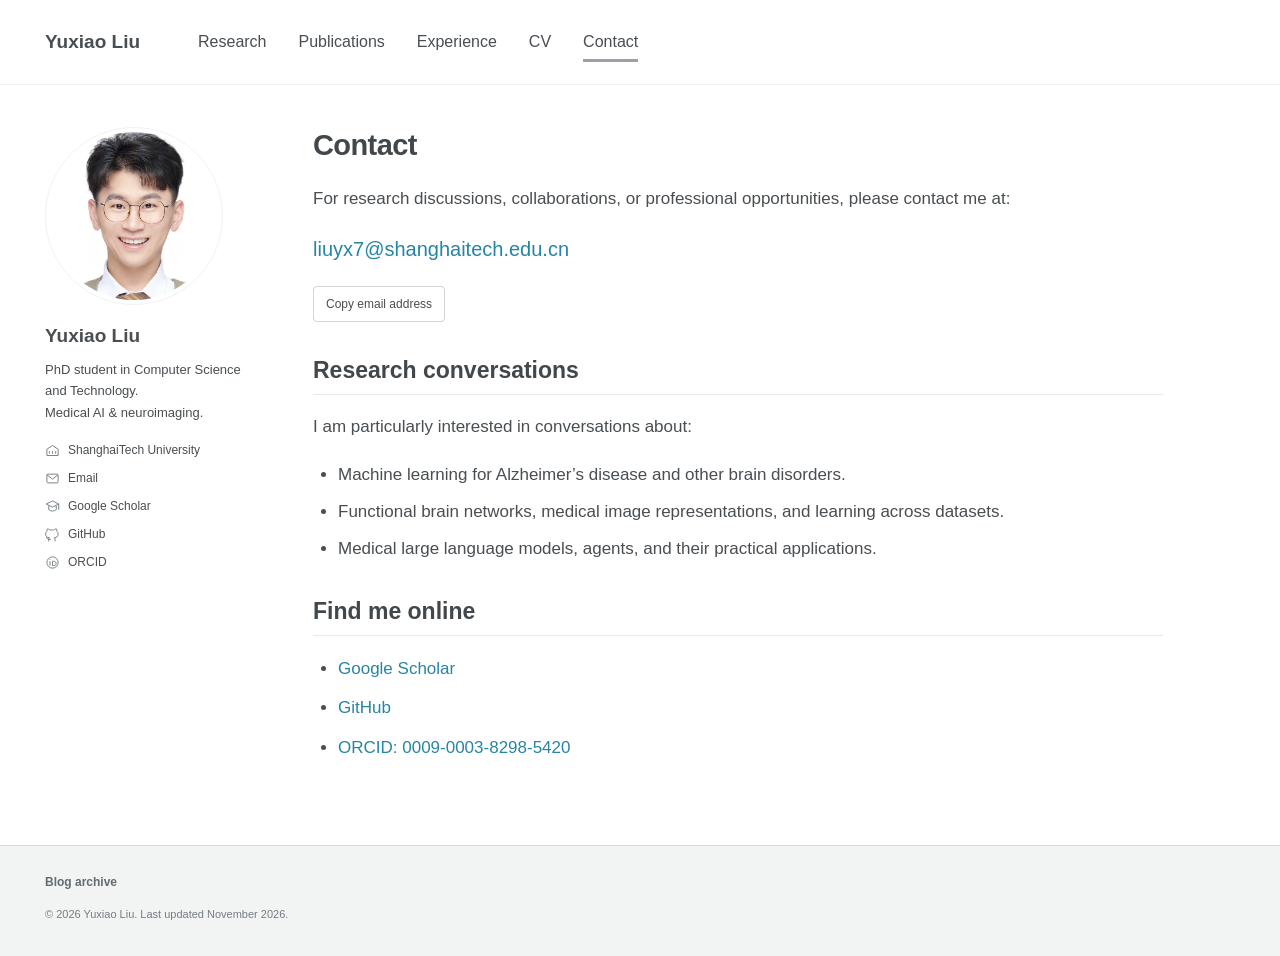
<file: contact.html>
<!doctype html><html lang="en"><head><meta charset="utf-8"><meta name="viewport" content="width=device-width,initial-scale=1"><title>Contact - Yuxiao Liu</title><meta name="description" content="Yuxiao Liu, PhD student at ShanghaiTech University. Research on medical AI, neuroimaging, Alzheimer's disease, and medical language models."><meta name="theme-color" content="#ffffff"><link rel="canonical" href="https://dasklarleo.github.io/contact.html"><meta property="og:title" content="Contact - Yuxiao Liu"><meta property="og:description" content="Medical AI, neuroimaging, and brain disease research at ShanghaiTech University."><meta property="og:url" content="https://dasklarleo.github.io/contact.html"><meta property="og:image" content="https://dasklarleo.github.io/assets/portrait.png"><meta property="og:type" content="website"><link rel="icon" type="image/svg+xml" href="assets/favicon.svg"><link rel="stylesheet" href="styles.css"><script defer src="app.js"></script><script type="application/ld+json">{"@context": "https://schema.org", "@type": "Person", "name": "Yuxiao Liu", "url": "https://dasklarleo.github.io/", "jobTitle": "PhD student", "affiliation": {"@type": "CollegeOrUniversity", "name": "ShanghaiTech University"}, "sameAs": ["https://github.com/dasklarleo", "https://scholar.google.com/citations?user=CFBirUoAAAAJ&hl=en", "https://orcid.org/0009-0003-8298-5420"]}</script></head><body><a class="skip" href="#main">Skip to content</a><header class="masthead"><div class="masthead-inner"><a class="site-title" href="index.html">Yuxiao Liu</a><button type="button" class="menu-toggle" aria-expanded="false" aria-controls="main-nav">Menu</button><nav id="main-nav" aria-label="Main navigation"><a href="research.html">Research</a><a href="publications.html">Publications</a><a href="experience.html">Experience</a><a href="cv.html">CV</a><a aria-current="page" href="contact.html">Contact</a></nav></div></header><div class="layout"><aside class="profile" aria-label="About Yuxiao Liu"><a class="avatar-link" href="index.html"><img class="avatar" src="assets/portrait.png" alt="Yuxiao Liu" width="180" height="180"></a><div class="profile-info"><h2><a href="index.html">Yuxiao Liu</a></h2><p class="profile-bio">PhD student in Computer Science and Technology.<br>Medical AI &amp; neuroimaging.</p><ul class="profile-links"><li><svg viewBox="0 0 24 24" fill="none" stroke="currentColor" stroke-width="1.5" aria-hidden="true"><path d="m3 10 9-6 9 6v10H3Z"/><path d="M7 13v4m5-4v4m5-4v4"/></svg><span>ShanghaiTech University</span></li><li><a href="mailto:liuyx7@shanghaitech.edu.cn"><svg viewBox="0 0 24 24" fill="none" stroke="currentColor" stroke-width="1.5" aria-hidden="true"><rect x="3" y="5" width="18" height="14" rx="2"/><path d="m3 6 9 7 9-7"/></svg><span>Email</span></a></li><li><a href="https://scholar.google.com/citations?user=CFBirUoAAAAJ&amp;hl=en" target="_blank" rel="noopener noreferrer"><svg viewBox="0 0 24 24" fill="none" stroke="currentColor" stroke-width="1.5" aria-hidden="true"><path d="m2 8 10-5 10 5-10 5Z"/><path d="M6 11v6c4 3 8 3 12 0v-6M22 8v9"/></svg><span>Google Scholar</span></a></li><li><a href="https://github.com/dasklarleo" target="_blank" rel="noopener noreferrer"><svg viewBox="0 0 24 24" fill="none" stroke="currentColor" stroke-width="1.5" aria-hidden="true"><path d="M9 20c-5 1-5-3-7-3m14 6v-4c0-1-1-2-1-2 4 0 6-2 6-6 0-2-1-3-2-4 0-1 0-3-1-4-2 0-4 2-4 2s-4-1-6 0c0 0-2-2-4-2-1 1-1 3-1 4-1 1-2 2-2 4 0 4 2 6 6 6 0 0-1 1-1 2v4"/></svg><span>GitHub</span></a></li><li><a href="https://orcid.org/0009-0003-8298-5420" target="_blank" rel="noopener noreferrer"><svg viewBox="0 0 24 24" fill="none" stroke="currentColor" stroke-width="1.5" aria-hidden="true"><circle cx="12" cy="12" r="9"/><path d="M8 10v7m0-10v1m4 2v7h2c5 0 5-7 0-7Z"/></svg><span>ORCID</span></a></li></ul></div></aside><main id="main" class="page-content"><h1>Contact</h1><p>For research discussions, collaborations, or professional opportunities, please contact me at:</p><p class="contact-email"><a href="mailto:liuyx7@shanghaitech.edu.cn">liuyx7@shanghaitech.edu.cn</a></p><button id="copy-email" class="button js-only" type="button">Copy email address</button><h2>Research conversations</h2><p>I am particularly interested in conversations about:</p><ul><li>Machine learning for Alzheimer’s disease and other brain disorders.</li><li>Functional brain networks, medical image representations, and learning across datasets.</li><li>Medical large language models, agents, and their practical applications.</li></ul><h2>Find me online</h2><ul class="contact-links"><li><a href="https://scholar.google.com/citations?user=CFBirUoAAAAJ&amp;hl=en" target="_blank" rel="noopener noreferrer">Google Scholar</a></li><li><a href="https://github.com/dasklarleo" target="_blank" rel="noopener noreferrer">GitHub</a></li><li><a href="https://orcid.org/0009-0003-8298-5420" target="_blank" rel="noopener noreferrer">ORCID: 0009-0003-8298-5420</a></li></ul></main></div><footer class="page-footer"><div><a href="archives/">Blog archive</a><span>© 2026 Yuxiao Liu. Last updated November 2026.</span></div></footer><dialog id="citation-dialog" aria-labelledby="citation-title"><div class="dialog-top"><h2 id="citation-title">BibTeX citation</h2><button class="close-dialog" type="button" aria-label="Close citation dialog">×</button></div><pre class="citation-text" id="citation-text" tabindex="0"></pre><div class="dialog-actions"><button class="button primary" id="copy-citation" type="button">Copy BibTeX</button><button class="button" id="download-citation" type="button">Download .bib</button></div></dialog><div id="toast" class="toast" role="status" aria-live="polite" hidden></div><script id="citation-data" type="application/json">{"xu2026multiview": {"id": "xu2026multiview", "doi": "10.1109/TPAMI.2026.3736359", "year": 2026, "venue": "IEEE TPAMI", "journal": "IEEE Transactions on Pattern Analysis and Machine Intelligence", "type": "journal", "status": "accepted", "accepted_date": "2026-09-13", "author_role": "Co-author", "title": "Toward a Multi-View Brain Network Foundation Model: Cross-View Consistency Learning Across Arbitrary Atlases", "authors": ["Jiaxing Xu", "Jingying Ma", "Xin Lin", "Yuxiao Liu", "Kai He", "Qika Lin", "Yiping Ke", "Yang Li", "Dinggang Shen", "Mengling Feng"], "url": "https://doi.org/10.1109/TPAMI.2026.3736359", "preprint": "https://arxiv.org/abs/2603.20348", "summary": "MV-BrainFM learns transferable brain network representations across arbitrary atlases by combining anatomical distance priors with cross-view consistency pretraining. It supports both single-atlas and multi-atlas analysis.", "topic": "Brain network foundation models · Cross-view consistency · Transfer learning", "bibtex": "@article{xu2026multiview,\n  title = {Toward a Multi-View Brain Network Foundation Model: Cross-View Consistency Learning Across Arbitrary Atlases},\n  author = {Xu, Jiaxing and Ma, Jingying and Lin, Xin and Liu, Yuxiao and He, Kai and Lin, Qika and Ke, Yiping and Li, Yang and Shen, Dinggang and Feng, Mengling},\n  journal = {IEEE Transactions on Pattern Analysis and Machine Intelligence},\n  year = {2026},\n  doi = {10.1109/TPAMI.2026.3736359},\n  note = {Accepted for publication}\n}"}, "lin2026crossmodality": {"id": "lin2026crossmodality", "year": 2026, "venue": "IEEE TMI", "journal": "IEEE Transactions on Medical Imaging", "type": "journal", "status": "accepted", "author_role": "Co-first author", "equal_contribution": ["Xin Lin", "Yuxiao Liu", "Wenfei Yu"], "title": "Cross-modality Knowledge Transfer Between fMRI and EEG for Improved Single-modality Alzheimer’s Disease Diagnosis", "authors": ["Xin Lin", "Yuxiao Liu", "Wenfei Yu", "Jiaxing Xu", "Yulong Dou", "Weiqi Li", "Zhao Wu", "Jiafan Qin", "Xinyan Du", "Jingjing Lin", "Minhui Tan", "Yuanzhe He", "Feng Shi", "Yansu Guo", "Zhiming Cui", "Dinggang Shen"], "code": "https://github.com/yizhixiaolinya/Code-TMI2026_fMRI-EEG", "summary": "FE-KTNet combines complementary fMRI and EEG representations through bidirectional fusion, then transfers this knowledge to modality-specific models using feature alignment and distillation for single-modality Alzheimer’s disease diagnosis.", "topic": "Alzheimer’s disease · fMRI · EEG · Cross-modality knowledge transfer", "bibtex": "@article{lin2026crossmodality,\n  title = {Cross-modality Knowledge Transfer Between fMRI and EEG for Improved Single-modality Alzheimer’s Disease Diagnosis},\n  author = {Lin, Xin and Liu, Yuxiao and Yu, Wenfei and Xu, Jiaxing and Dou, Yulong and Li, Weiqi and Wu, Zhao and Qin, Jiafan and Du, Xinyan and Lin, Jingjing and Tan, Minhui and He, Yuanzhe and Shi, Feng and Guo, Yansu and Cui, Zhiming and Shen, Dinggang},\n  journal = {IEEE Transactions on Medical Imaging},\n  year = {2026},\n  note = {Accepted for publication; Xin Lin, Yuxiao Liu, and Wenfei Yu contributed equally}\n}"}, "liu2026hierarchical": {"id": "liu2026hierarchical", "doi": "10.1016/j.media.2026.104063", "year": 2026, "venue": "MedIA", "type": "journal", "summary": "A framework that combines hierarchical prompts and disease-specific prototypes to classify brain disorders at multiple diagnostic levels. Evaluated on 54,360 subjects across six multi-center datasets, this work studies how structured diagnostic knowledge can guide image representation learning.", "topic": "Hierarchical learning · Brain disorders", "link": "https://pubmed.ncbi.nlm.nih.gov/42013614/", "title": "A hierarchical prompt and prototype learning framework for brain disorder classification", "authors": ["Yuxiao Liu", "Kaicong Sun", "Yaping Wu", "Xin Lin", "Yan Bai", "Long Yang", "Weilin Zhou", "Haoyue Yuan", "Xintong Wu", "Yichu He", "Qingxia Wu", "Zengyang Che", "Yiqiang Zhan", "Sean Zhou", "Dijia Wu", "Feng Shi", "Meiyun Wang", "Dinggang Shen"], "url": "https://doi.org/10.1016/j.media.2026.104063", "bibtex": "@article{liu2026hierarchical,\n  title = {A hierarchical prompt and prototype learning framework for brain disorder classification},\n  author = {Liu, Yuxiao and Sun, Kaicong and Wu, Yaping and Lin, Xin and Bai, Yan and Yang, Long and Zhou, Weilin and Yuan, Haoyue and Wu, Xintong and He, Yichu and Wu, Qingxia and Che, Zengyang and Zhan, Yiqiang and Zhou, Sean and Wu, Dijia and Shi, Feng and Wang, Meiyun and Shen, Dinggang},\n  journal = {Medical Image Analysis},\n  year = {2026},\n  volume = {112},\n  pages = {104063},\n  doi = {10.1016/j.media.2026.104063}\n}", "author_role": "First author"}, "chatradio-valuer": {"id": "chatradio-valuer", "authors": ["Tianyang Zhong", "Wei Zhao", "Yutong Zhang", "Yi Pan", "Peixin Dong", "Zuowei Jiang", "Hanqi Jiang", "Yifan Zhou", "Xiaoyan Kui", "Youlan Shang", "Lin Zhao", "Li Yang", "Yaonai Wei", "Zhuoyi Li", "Jiadong Zhang", "Longtao Yang", "Hao Chen", "Huan Zhao", "Yuxiao Liu", "Ning Zhu", "Yiwei Li", "Yisong Wang", "Jiaqi Yao", "Jiaqi Wang", "Ying Zeng", "Lei He", "Chao Zheng", "Zhixue Zhang", "Ming Li", "Zhengliang Liu", "Haixing Dai", "Zihao Wu", "Shu Zhang", "Xiaoyan Cai", "Xintao Hu", "Shijie Zhao", "Xi Jiang", "Xin Zhang", "Wei Liu", "Xiang Li", "Lei Guo", "Dinggang Shen", "Junwei Han", "Tianming Liu", "Jun Liu", "Tuo Zhang"], "author_role": "Co-author", "author_position": 19, "year": 2026, "online_year": 2025, "venue": "IEEE TBME", "journal": "IEEE Transactions on Biomedical Engineering", "type": "journal", "status": "published", "volume": "73", "issue": "3", "pages": "1050-1061", "online_date": "2025-08-11", "title": "ChatRadio-Valuer: A Chat Large Language Model for Generalizable Radiology Impression Generation on Multi-Institution and Multi-System Data", "url": "https://doi.org/10.1109/TBME.2025.3597325", "doi": "10.1109/TBME.2025.3597325", "preprint": "https://arxiv.org/abs/2310.05242", "summary": "Adapts a language model for radiology impression generation and evaluates transfer across institutions and anatomical systems, with an emphasis on local hospital deployment.", "topic": "Radiology report generation", "bibtex": "@article{chatradio_valuer,\n  title = {ChatRadio-Valuer: A Chat Large Language Model for Generalizable Radiology Impression Generation on Multi-Institution and Multi-System Data},\n  author = {Tianyang Zhong and Wei Zhao and Yutong Zhang and Yi Pan and Peixin Dong and Zuowei Jiang and Hanqi Jiang and Yifan Zhou and Xiaoyan Kui and Youlan Shang and Lin Zhao and Li Yang and Yaonai Wei and Zhuoyi Li and Jiadong Zhang and Longtao Yang and Hao Chen and Huan Zhao and Yuxiao Liu and Ning Zhu and Yiwei Li and Yisong Wang and Jiaqi Yao and Jiaqi Wang and Ying Zeng and Lei He and Chao Zheng and Zhixue Zhang and Ming Li and Zhengliang Liu and Haixing Dai and Zihao Wu and Shu Zhang and Xiaoyan Cai and Xintao Hu and Shijie Zhao and Xi Jiang and Xin Zhang and Wei Liu and Xiang Li and Lei Guo and Dinggang Shen and Junwei Han and Tianming Liu and Jun Liu and Tuo Zhang},\n  year = {2026},\n  journal = {IEEE Transactions on Biomedical Engineering},\n  volume = {73},\n  number = {3},\n  pages = {1050--1061},\n  doi = {10.1109/TBME.2025.3597325},\n  url = {https://doi.org/10.1109/TBME.2025.3597325}\n}", "sources": ["https://doi.org/10.1109/TBME.2025.3597325", "https://ieeexplore.ieee.org/document/11122334/", "https://scholars.cityu.edu.hk/en/publications/chatradio-valuer-a-chat-large-language-model-for-generalizable-ra/", "https://arxiv.org/abs/2310.05242"], "verified_on": "2026-11-12"}, "generative-ai-lesion-report-review": {"id": "generative-ai-lesion-report-review", "authors": ["Kaicong Sun", "Yulin Wang", "Shijie Huang", "Yuxiao Liu", "Haoyuan Chen", "Zifeng Lian", "Minhui Tan", "Xin Lin", "Weilin Zhou", "Zhaoyu Qiu", "Xiaoye Li", "Mingyang Yu", "Dinggang Shen"], "author_role": "Co-first author", "author_position": 4, "equal_contribution": ["Kaicong Sun", "Yulin Wang", "Shijie Huang", "Yuxiao Liu"], "year": 2026, "venue": "Med-X", "journal": "Med-X", "type": "journal", "subtype": "review", "status": "published", "volume": "4", "issue": "1", "article_number": "5", "published_date": "2026-03-02", "title": "Review of generative AI for lesion localization and automatic report generation", "url": "https://doi.org/10.1007/s44258-026-00076-8", "doi": "10.1007/s44258-026-00076-8", "summary": "Reviews generative methods for lesion localization and lesion-aware report generation, connecting visual grounding, knowledge injection, and reasoning while surveying datasets, evaluation, and open challenges.", "topic": "Grounded medical report generation", "bibtex": "@article{generative_ai_lesion_report_review,\n  title = {Review of generative AI for lesion localization and automatic report generation},\n  author = {Kaicong Sun and Yulin Wang and Shijie Huang and Yuxiao Liu and Haoyuan Chen and Zifeng Lian and Minhui Tan and Xin Lin and Weilin Zhou and Zhaoyu Qiu and Xiaoye Li and Mingyang Yu and Dinggang Shen},\n  year = {2026},\n  journal = {Med-X},\n  volume = {4},\n  number = {1},\n  pages = {5},\n  doi = {10.1007/s44258-026-00076-8},\n  url = {https://doi.org/10.1007/s44258-026-00076-8}\n}", "sources": ["https://link.springer.com/article/10.1007/s44258-026-00076-8", "https://doi.org/10.1007/s44258-026-00076-8"], "verified_on": "2026-11-12"}, "cmd-ad-miccai-2026": {"id": "cmd-ad-miccai-2026", "title": "CMD-AD: Cross-Modality Distillation from fMRI-EEG for Single-Modality Alzheimer’s Disease Diagnosis", "authors": ["Xin Lin", "Yuxiao Liu", "Wenfei Yu", "Yulong Dou", "Weiqi Li", "Minhui Tan", "Yuanzhe He", "Zhiming Cui", "Dinggang Shen"], "author_role": "Co-first author", "author_position": 2, "equal_contribution": ["Xin Lin", "Yuxiao Liu", "Wenfei Yu"], "year": 2026, "conference_year": 2026, "publication_year": 2027, "venue": "MICCAI", "booktitle": "Medical Image Computing and Computer Assisted Intervention -- MICCAI 2026", "series": "Lecture Notes in Computer Science", "volume": "16886", "pages": "174–184", "type": "conference", "status": "published", "url": "https://link.springer.com/chapter/10.1007/978-3-032-38098-2_17", "doi": "10.1007/978-3-032-38098-2_17", "summary": "Transfers complementary fMRI and EEG connectivity representations into single-modality models through multiscale fusion and knowledge distillation for Alzheimer’s disease diagnosis.", "topic": "Brain networks and disease diagnosis", "bibtex": "@inproceedings{cmd_ad_miccai_2026,\n  author = {Lin, Xin and Liu, Yuxiao and Yu, Wenfei and Dou, Yulong and Li, Weiqi and Tan, Minhui and He, Yuanzhe and Cui, Zhiming and Shen, Dinggang},\n  title = {{CMD-AD: Cross-Modality Distillation from fMRI-EEG for Single-Modality Alzheimer's Disease Diagnosis}},\n  booktitle = {Medical Image Computing and Computer Assisted Intervention -- MICCAI 2026},\n  year = {2027},\n  series = {Lecture Notes in Computer Science},\n  volume = {16886},\n  pages = {174--184},\n  publisher = {Springer Nature Switzerland},\n  doi = {10.1007/978-3-032-38098-2_17},\n  url = {https://link.springer.com/chapter/10.1007/978-3-032-38098-2_17},\n  note = {Presented at MICCAI 2026; first online September 2026}\n}", "code": "https://github.com/yizhixiaolinya/Code-MICCAI2026_fMRI-EEG", "online_date": "2026-09-25", "open_access": "https://papers.miccai.org/miccai-2026/0175-Paper1174.html", "sources": ["https://link.springer.com/chapter/10.1007/978-3-032-38098-2_17", "https://papers.miccai.org/miccai-2026/0175-Paper1174.html", "https://papers.miccai.org/miccai-2026/paper/1174_paper.pdf", "https://citation-needed.springer.com/v2/references/10.1007/978-3-032-38098-2_17?flavour=citation&format=bibtex"], "verified_on": "2026-11-12"}, "unifcharm-miccai-2026": {"id": "unifcharm-miccai-2026", "title": "UniFCHarm: Unified Prompt-Guided Harmonization of fMRI Functional Connectivity Across Scanners and Atlases", "authors": ["Xin Lin", "Yuxiao Liu", "Yulin Wang", "Lin Teng", "Long Yang", "Shilun Zhao", "Kai Zhang", "Zhiming Cui", "Dinggang Shen"], "author_role": "Co-first author", "author_position": 2, "equal_contribution": ["Xin Lin", "Yuxiao Liu"], "year": 2026, "conference_year": 2026, "publication_year": 2027, "venue": "MICCAI", "booktitle": "Medical Image Computing and Computer Assisted Intervention -- MICCAI 2026", "series": "Lecture Notes in Computer Science", "volume": "16881", "pages": "611–622", "type": "conference", "status": "published", "url": "https://link.springer.com/chapter/10.1007/978-3-032-38072-2_58", "doi": "10.1007/978-3-032-38072-2_58", "summary": "Uses acquisition- and atlas-aware prompts to guide functional-connectivity harmonization, refining brain-network connections from subnetworks to individual regions.", "topic": "Brain networks and harmonization", "bibtex": "@inproceedings{unifcharm_miccai_2026,\n  author = {Lin, Xin and Liu, Yuxiao and Wang, Yulin and Teng, Lin and Yang, Long and Zhao, Shilun and Zhang, Kai and Cui, Zhiming and Shen, Dinggang},\n  title = {{UniFCHarm: Unified Prompt-Guided Harmonization of fMRI Functional Connectivity Across Scanners and Atlases}},\n  booktitle = {Medical Image Computing and Computer Assisted Intervention -- MICCAI 2026},\n  year = {2027},\n  series = {Lecture Notes in Computer Science},\n  volume = {16881},\n  pages = {611--622},\n  publisher = {Springer Nature Switzerland},\n  doi = {10.1007/978-3-032-38072-2_58},\n  url = {https://link.springer.com/chapter/10.1007/978-3-032-38072-2_58},\n  note = {Presented at MICCAI 2026; first online September 2026}\n}", "code": "https://github.com/yizhixiaolinya/Code-MICCAI2026_fMRI-Harm", "online_date": "2026-09-26", "open_access": "https://papers.miccai.org/miccai-2026/1109-Paper1169.html", "sources": ["https://link.springer.com/chapter/10.1007/978-3-032-38072-2_58", "https://papers.miccai.org/miccai-2026/1109-Paper1169.html", "https://papers.miccai.org/miccai-2026/paper/1169_paper.pdf", "https://citation-needed.springer.com/v2/references/10.1007/978-3-032-38072-2_58?flavour=citation&format=bibtex"], "verified_on": "2026-11-12"}, "unified-mri-harmonization-icassp-2026": {"id": "unified-mri-harmonization-icassp-2026", "title": "Unified MRI Harmonization with Parameter and Image-Style-Conditioned Multi-Modal Contrastive Constraints", "authors": ["Xin Lin", "Yulin Wang", "Yuxiao Liu", "Long Yang", "Shijie Huang", "Dinggang Shen"], "author_role": "Co-author", "author_position": 3, "year": 2026, "conference_year": 2026, "publication_year": 2026, "venue": "ICASSP", "booktitle": "ICASSP 2026 - 2026 IEEE International Conference on Acoustics, Speech and Signal Processing (ICASSP)", "pages": "6951–6955", "type": "conference", "status": "published", "url": "https://ieeexplore.ieee.org/document/11460841/", "doi": "10.1109/ICASSP55912.2026.11460841", "summary": "Studies MRI harmonization using acquisition-parameter and image-style conditioning with multimodal contrastive constraints.", "topic": "MRI harmonization", "bibtex": "@inproceedings{unified_mri_harmonization_icassp_2026,\n  author = {Lin, Xin and Wang, Yulin and Liu, Yuxiao and Yang, Long and Huang, Shijie and Shen, Dinggang},\n  title = {{Unified MRI Harmonization with Parameter and Image-Style-Conditioned Multi-Modal Contrastive Constraints}},\n  booktitle = {ICASSP 2026 - 2026 IEEE International Conference on Acoustics, Speech and Signal Processing (ICASSP)},\n  year = {2026},\n  pages = {6951--6955},\n  publisher = {IEEE},\n  doi = {10.1109/ICASSP55912.2026.11460841},\n  url = {https://ieeexplore.ieee.org/document/11460841/}\n}", "sources": ["https://www.cmsworkshops.com/ICASSP2026/view_paper.php?PaperNum=13644&bare=1", "https://www.cmsworkshops.com/ICASSP2026/goto_manuscript.php?pn=13644", "https://api.crossref.org/works/10.1109%2Ficassp55912.2026.11460841", "https://idea.bme.shanghaitech.edu.cn/14446/"], "verified_on": "2026-11-12"}, "brave-mlcn-2026": {"id": "brave-mlcn-2026", "title": "A Unified Brain MRI Reporting Framework Built on CoT-Guided VLM and Expert Models", "authors": ["Yuxiao Liu", "Xin Lin", "Yaping Wu", "Xintong Wu", "Yichu He", "Zhaoyu Qiu", "Qiankun Zheng", "Yan Bai", "Wei Wei", "Qingxia Wu", "Zengyang Che", "Dijia Wu", "Feng Shi", "Kaicong Sun", "Meiyun Wang", "Dinggang Shen"], "author_role": "Co-first author", "author_position": 1, "equal_contribution": ["Yuxiao Liu", "Xin Lin"], "year": 2026, "conference_year": 2026, "venue": "MLCN", "booktitle": "Medical Image Computing and Computer Assisted Intervention -- MICCAI 2026 Workshops and Challenges", "workshop": "Machine Learning in Clinical Neuroimaging (MLCN)", "series": "Lecture Notes in Computer Science", "volume": "17255", "type": "conference", "status": "accepted", "url": "https://papers.miccai.org/miccai-2026-sat/MLCN_2026_024.html", "summary": "Combines lesion-specific expert models with lesion-wise adjudication and verification before a vision-language model generates the final brain MRI report.", "topic": "Brain MRI report generation", "bibtex": "@inproceedings{brave_mlcn_2026,\n  author = {Liu, Yuxiao and Lin, Xin and Wu, Yaping and Wu, Xintong and He, Yichu and Qiu, Zhaoyu and Zheng, Qiankun and Bai, Yan and Wei, Wei and Wu, Qingxia and Che, Zengyang and Wu, Dijia and Shi, Feng and Sun, Kaicong and Wang, Meiyun and Shen, Dinggang},\n  title = {{A Unified Brain MRI Reporting Framework Built on CoT-Guided VLM and Expert Models}},\n  booktitle = {Medical Image Computing and Computer Assisted Intervention -- MICCAI 2026 Workshops and Challenges},\n  year = {2026},\n  note = {Accepted MLCN 2026 workshop paper; camera-ready version available from the MICCAI Society},\n  url = {https://papers.miccai.org/miccai-2026-sat/MLCN_2026_024.html}\n}", "subtype": "workshop", "sources": ["https://papers.miccai.org/miccai-2026-sat/MLCN_2026_024.html", "https://papers.miccai.org/miccai-2026-sat/paper/MLCN_2026_024.pdf"], "verified_on": "2026-11-12"}, "liu2025amyloid": {"id": "liu2025amyloid", "doi": "10.1109/TMI.2024.3525022", "year": 2025, "venue": "IEEE TMI", "type": "journal", "summary": "A framework for predicting amyloid-β deposition from functional MRI, combining representations from a pretrained language model with task-oriented brain network learning. The study connects functional connectivity with a pathology-related target in Alzheimer’s disease research.", "topic": "Alzheimer’s disease · Brain networks · LLMs", "title": "Amyloid-β Deposition Prediction With Large Language Model Driven and Task-Oriented Learning of Brain Functional Networks", "authors": ["Yuxiao Liu", "Mianxin Liu", "Yuanwang Zhang", "Yihui Guan", "Qihao Guo", "Fang Xie", "Dinggang Shen"], "url": "https://doi.org/10.1109/TMI.2024.3525022", "bibtex": "@article{liu2025amyloid,\n  title = {Amyloid-β Deposition Prediction With Large Language Model Driven and Task-Oriented Learning of Brain Functional Networks},\n  author = {Liu, Yuxiao and Liu, Mianxin and Zhang, Yuanwang and Guan, Yihui and Guo, Qihao and Xie, Fang and Shen, Dinggang},\n  journal = {IEEE Transactions on Medical Imaging},\n  year = {2025},\n  volume = {44},\n  number = {4},\n  pages = {1809--1820},\n  doi = {10.1109/TMI.2024.3525022}\n}", "author_role": "First author"}, "clip-medical-imaging-survey": {"id": "clip-medical-imaging-survey", "authors": ["Zihao Zhao", "Yuxiao Liu", "Han Wu", "Mei Wang", "Yonghao Li", "Sheng Wang", "Lin Teng", "Disheng Liu", "Zhiming Cui", "Qian Wang", "Dinggang Shen"], "author_role": "Co-first author", "author_position": 2, "equal_contribution": ["Zihao Zhao", "Yuxiao Liu", "Han Wu"], "year": 2025, "venue": "MedIA", "journal": "Medical Image Analysis", "type": "journal", "subtype": "review", "status": "published", "volume": "102", "article_number": "103551", "title": "CLIP in medical imaging: A survey", "url": "https://doi.org/10.1016/j.media.2025.103551", "doi": "10.1016/j.media.2025.103551", "preprint": "https://arxiv.org/abs/2312.07353", "code": "https://github.com/zhaozh10/Awesome-CLIP-in-Medical-Imaging", "code_label": "Project", "summary": "A survey of medical adaptations of CLIP pretraining and their use in classification, dense prediction, and cross-modal tasks, with discussion of data, alignment, and generalization challenges.", "topic": "Vision-language learning", "bibtex": "@article{clip_medical_imaging_survey,\n  title = {CLIP in medical imaging: A survey},\n  author = {Zihao Zhao and Yuxiao Liu and Han Wu and Mei Wang and Yonghao Li and Sheng Wang and Lin Teng and Disheng Liu and Zhiming Cui and Qian Wang and Dinggang Shen},\n  year = {2025},\n  journal = {Medical Image Analysis},\n  volume = {102},\n  pages = {103551},\n  doi = {10.1016/j.media.2025.103551},\n  url = {https://doi.org/10.1016/j.media.2025.103551}\n}", "sources": ["https://www.sciencedirect.com/science/article/pii/S1361841525000982", "https://doi.org/10.1016/j.media.2025.103551", "https://arxiv.org/html/2312.07353v6", "https://arxiv.org/abs/2312.07353"], "verified_on": "2026-11-12"}, "modality-flexible-alzheimer-diagnosis": {"id": "modality-flexible-alzheimer-diagnosis", "authors": ["Yuanwang Zhang", "Kaicong Sun", "Yuxiao Liu", "Fang Xie", "Qihao Guo", "Dinggang Shen"], "author_role": "Co-author", "author_position": 3, "year": 2025, "online_year": 2024, "venue": "IEEE JBHI", "journal": "IEEE Journal of Biomedical and Health Informatics", "type": "journal", "status": "published", "volume": "29", "issue": "1", "pages": "535-546", "online_date": "2024-10-01", "title": "A Modality-Flexible Framework for Alzheimer's Disease Diagnosis Following Clinical Routine", "url": "https://doi.org/10.1109/JBHI.2024.3472011", "doi": "10.1109/JBHI.2024.3472011", "summary": "A modality-flexible diagnosis framework follows the clinical progression from tabular screening to MRI and PET, combining available imaging and non-imaging information at each stage.", "topic": "Multimodal brain disorder diagnosis", "bibtex": "@article{modality_flexible_alzheimer_diagnosis,\n  title = {A Modality-Flexible Framework for Alzheimer's Disease Diagnosis Following Clinical Routine},\n  author = {Yuanwang Zhang and Kaicong Sun and Yuxiao Liu and Fang Xie and Qihao Guo and Dinggang Shen},\n  year = {2025},\n  journal = {IEEE Journal of Biomedical and Health Informatics},\n  volume = {29},\n  number = {1},\n  pages = {535--546},\n  doi = {10.1109/JBHI.2024.3472011},\n  url = {https://doi.org/10.1109/JBHI.2024.3472011}\n}", "sources": ["https://ieeexplore.ieee.org/abstract/document/10702472", "https://doi.org/10.1109/JBHI.2024.3472011"], "verified_on": "2026-11-12"}, "neuro-ams-miccai2025": {"id": "neuro-ams-miccai2025", "year": 2025, "venue": "MICCAI", "volume": "15974", "doi": "10.1007/978-3-032-05182-0_41", "booktitle": "Medical Image Computing and Computer Assisted Intervention -- MICCAI 2025", "summary": "Combines age-aware MRI features with disease-label semantics and medical knowledge embeddings through image-text alignment to support a shared classifier across multiple brain disorders.", "topic": "Medical vision-language learning", "title": "Neuro-AMS: Neuro-Informed Age-Aware and Medical Knowledge-Integrated Strategy for Diagnosis of Multiple Brain Disorders", "authors": ["Zhenguo Zhang", "Lin Teng", "Nan Zhao", "Yuxiao Liu", "Zhaoyu Qiu", "Zehao Weng", "Jinwei Kong", "Feng Shi", "Dinggang Shen"], "author_role": "Co-author", "author_position": 4, "type": "conference", "status": "published", "url": "https://doi.org/10.1007/978-3-032-05182-0_41", "pages": "418-427", "conference_year": 2025, "publication_year": 2026, "online_date": "2025-09-18", "bibtex": "@inproceedings{neuro_ams_miccai2025,\n  author = {Zhang, Zhenguo and Teng, Lin and Zhao, Nan and Liu, Yuxiao and Qiu, Zhaoyu and Weng, Zehao and Kong, Jinwei and Shi, Feng and Shen, Dinggang},\n  title = {Neuro-AMS: Neuro-Informed Age-Aware and Medical Knowledge-Integrated Strategy for Diagnosis of Multiple Brain Disorders},\n  booktitle = {Medical Image Computing and Computer Assisted Intervention -- MICCAI 2025},\n  year = {2026},\n  pages = {418--427},\n  publisher = {Springer Nature Switzerland},\n  series = {Lecture Notes in Computer Science},\n  volume = {15974},\n  doi = {10.1007/978-3-032-05182-0_41},\n  url = {https://doi.org/10.1007/978-3-032-05182-0_41},\n  note = {MICCAI 2025; first published online 2025-09-18}\n}", "sources": ["https://link.springer.com/chapter/10.1007/978-3-032-05182-0_41", "https://papers.miccai.org/miccai-2025/0634-Paper3514.html", "https://papers.miccai.org/miccai-2025/paper/3514_paper.pdf", "https://api.crossref.org/works/10.1007/978-3-032-05182-0_41", "https://citation-needed.springer.com/v2/references/10.1007/978-3-032-05182-0_41?flavour=citation&format=bibtex"], "verified_on": "2026-11-12"}, "multimodal-llms-medical-data-mining": {"id": "multimodal-llms-medical-data-mining", "authors": ["Yutong Zhang", "Yi Pan", "Tianyang Zhong", "Peixin Dong", "Kangni Xie", "Yuxiao Liu", "Hanqi Jiang", "Zihao Wu", "Zhengliang Liu", "Wei Zhao", "Wei Zhang", "Shijie Zhao", "Tuo Zhang", "Xi Jiang", "Dinggang Shen", "Tianming Liu", "Xin Zhang"], "author_role": "Co-author", "author_position": 6, "year": 2024, "venue": "Meta-Radiology", "journal": "Meta-Radiology", "type": "journal", "status": "published", "volume": "2", "issue": "4", "article_number": "100103", "title": "Potential of multimodal large language models for data mining of medical images and free-text reports", "url": "https://doi.org/10.1016/j.metrad.2024.100103", "doi": "10.1016/j.metrad.2024.100103", "preprint": "https://arxiv.org/abs/2407.05758", "summary": "Evaluates multimodal language models across medical image analysis and radiology report tasks, comparing task-dependent capabilities and limitations across diverse imaging categories.", "topic": "Medical multimodal evaluation", "bibtex": "@article{multimodal_llms_medical_data_mining,\n  title = {Potential of multimodal large language models for data mining of medical images and free-text reports},\n  author = {Yutong Zhang and Yi Pan and Tianyang Zhong and Peixin Dong and Kangni Xie and Yuxiao Liu and Hanqi Jiang and Zihao Wu and Zhengliang Liu and Wei Zhao and Wei Zhang and Shijie Zhao and Tuo Zhang and Xi Jiang and Dinggang Shen and Tianming Liu and Xin Zhang},\n  year = {2024},\n  journal = {Meta-Radiology},\n  volume = {2},\n  number = {4},\n  pages = {100103},\n  doi = {10.1016/j.metrad.2024.100103},\n  url = {https://doi.org/10.1016/j.metrad.2024.100103}\n}", "sources": ["https://doi.org/10.1016/j.metrad.2024.100103", "https://www.sciencedirect.com/science/article/pii/S2950162824000572", "https://arxiv.org/abs/2407.05758", "https://augusta.elsevierpure.com/p/en/research-outputs/potential-of-multimodal-large-language-models-for-data-mining-of-"], "verified_on": "2026-11-12"}, "graph-slc-miccai2024": {"id": "graph-slc-miccai2024", "year": 2024, "venue": "MICCAI", "volume": "15007", "doi": "10.1007/978-3-031-72104-5_5", "booktitle": "Medical Image Computing and Computer Assisted Intervention -- MICCAI 2024", "summary": "Learns subject-specific representations from incomplete multimodal imaging, using graph-based neighborhood preservation and diagnosis-oriented clustering for multiclass Alzheimer's disease classification.", "topic": "Multimodal neuroimaging", "title": "A Graph-Embedded Latent Space Learning and Clustering Framework for Incomplete Multimodal Multiclass Alzheimer’s Disease Diagnosis", "authors": ["Zaixin Ou", "Caiwen Jiang", "Yuxiao Liu", "Yuanwang Zhang", "Zhiming Cui", "Dinggang Shen"], "author_role": "Co-author", "author_position": 3, "type": "conference", "status": "published", "url": "https://doi.org/10.1007/978-3-031-72104-5_5", "pages": "45-55", "conference_year": 2024, "publication_year": 2024, "online_date": "2024-10-03", "bibtex": "@inproceedings{graph_slc_miccai2024,\n  author = {Ou, Zaixin and Jiang, Caiwen and Liu, Yuxiao and Zhang, Yuanwang and Cui, Zhiming and Shen, Dinggang},\n  title = {A Graph-Embedded Latent Space Learning and Clustering Framework for Incomplete Multimodal Multiclass Alzheimer’s Disease Diagnosis},\n  booktitle = {Medical Image Computing and Computer Assisted Intervention -- MICCAI 2024},\n  year = {2024},\n  pages = {45--55},\n  publisher = {Springer Nature Switzerland},\n  series = {Lecture Notes in Computer Science},\n  volume = {15007},\n  doi = {10.1007/978-3-031-72104-5_5},\n  url = {https://doi.org/10.1007/978-3-031-72104-5_5}\n}", "code": "https://github.com/Ouzaixin/Graph-SLC", "sources": ["https://link.springer.com/chapter/10.1007/978-3-031-72104-5_5", "https://papers.miccai.org/miccai-2024/017-Paper1165.html", "https://papers.miccai.org/miccai-2024/paper/1165_paper.pdf", "https://api.crossref.org/works/10.1007/978-3-031-72104-5_5", "https://citation-needed.springer.com/v2/references/10.1007/978-3-031-72104-5_5?flavour=citation&format=bibtex"], "verified_on": "2026-11-12"}, "progressive-ad-subtype-mlcn2024": {"id": "progressive-ad-subtype-mlcn2024", "year": 2024, "venue": "MLCN", "volume": "15266", "doi": "10.1007/978-3-031-78761-4_12", "booktitle": "Machine Learning in Clinical Neuroimaging", "summary": "A staged Alzheimer's disease subtype classifier combines clinical data and imaging, aligns early-stage features with later-stage modalities, and incorporates additional modalities as needed.", "topic": "Multimodal neuroimaging", "equal_contribution": ["Yuxiao Liu", "Mianxin Liu"], "title": "A Progressive Single-Modality to Multi-modality Classification Framework for Alzheimer’s Disease Sub-type Diagnosis", "authors": ["Yuxiao Liu", "Mianxin Liu", "Yuanwang Zhang", "Kaicong Sun", "Dinggang Shen"], "author_role": "Co-first author", "author_position": 1, "type": "conference", "status": "published", "url": "https://doi.org/10.1007/978-3-031-78761-4_12", "pages": "123-133", "conference_year": 2024, "publication_year": 2025, "online_date": "2024-12-06", "bibtex": "@inproceedings{progressive_ad_subtype_mlcn2024,\n  author = {Liu, Yuxiao and Liu, Mianxin and Zhang, Yuanwang and Sun, Kaicong and Shen, Dinggang},\n  title = {A Progressive Single-Modality to Multi-modality Classification Framework for Alzheimer’s Disease Sub-type Diagnosis},\n  booktitle = {Machine Learning in Clinical Neuroimaging},\n  year = {2025},\n  pages = {123--133},\n  publisher = {Springer Nature Switzerland},\n  series = {Lecture Notes in Computer Science},\n  volume = {15266},\n  doi = {10.1007/978-3-031-78761-4_12},\n  url = {https://doi.org/10.1007/978-3-031-78761-4_12},\n  note = {MLCN 2024 (MICCAI workshop); first published online 2024-12-06},\n  eprint = {2407.18466},\n  archivePrefix = {arXiv}\n}", "subtype": "workshop", "preprint": "https://arxiv.org/abs/2407.18466", "sources": ["https://link.springer.com/chapter/10.1007/978-3-031-78761-4_12", "https://arxiv.org/abs/2407.18466", "https://arxiv.org/pdf/2407.18466", "https://api.crossref.org/works/10.1007/978-3-031-78761-4_12", "https://citation-needed.springer.com/v2/references/10.1007/978-3-031-78761-4_12?flavour=citation&format=bibtex"], "verified_on": "2026-11-12"}, "liu2023meta": {"id": "liu2023meta", "doi": "10.1007/978-3-031-43993-3_10", "year": 2023, "venue": "MICCAI", "type": "conference", "summary": "An adaptive graph meta-learner that transfers connectivity-based models to new brain disorder tasks with limited training data. Evaluation on 4,114 fMRI samples examines how shared connectivity representations can support adaptation across disease datasets.", "topic": "Graph learning · Few-shot adaptation", "title": "Development and Fast Transferring of General Connectivity-Based Diagnosis Model to New Brain Disorders with Adaptive Graph Meta-Learner", "authors": ["Yuxiao Liu", "Mianxin Liu", "Yuanwang Zhang", "Dinggang Shen"], "url": "https://doi.org/10.1007/978-3-031-43993-3_10", "bibtex": "@inproceedings{liu2023meta,\n  title = {Development and Fast Transferring of General Connectivity-Based Diagnosis Model to New Brain Disorders with Adaptive Graph Meta-Learner},\n  author = {Liu, Yuxiao and Liu, Mianxin and Zhang, Yuanwang and Shen, Dinggang},\n  booktitle = {Medical Image Computing and Computer Assisted Intervention – MICCAI 2023},\n  year = {2023},\n  pages = {99--108},\n  doi = {10.1007/978-3-031-43993-3_10}\n}", "author_role": "First author"}, "liu2023hierarchical": {"id": "liu2023hierarchical", "doi": "10.1109/ISBI53787.2023.10230532", "year": 2023, "venue": "ISBI", "type": "conference", "summary": "Joint learning of disease-related low- and high-order functional connectivity networks from resting-state fMRI. Graph attention captures interactions beyond pairs of brain regions, supporting the identification of mild cognitive impairment.", "topic": "Functional connectivity · MCI · Graph attention", "talk": "https://rc.signalprocessingsociety.org/conferences/isbi-2023/spsisbi23vid0259", "title": "Learning Hierarchical-Order Functional Connectivity Networks for Mild Cognitive Impairment Diagnosis", "authors": ["Yuxiao Liu", "Mianxin Liu", "Yuanwang Zhang", "Dinggang Shen"], "url": "https://doi.org/10.1109/ISBI53787.2023.10230532", "bibtex": "@inproceedings{liu2023hierarchical,\n  title = {Learning Hierarchical-Order Functional Connectivity Networks for Mild Cognitive Impairment Diagnosis},\n  author = {Liu, Yuxiao and Liu, Mianxin and Zhang, Yuanwang and Shen, Dinggang},\n  booktitle = {2023 IEEE 20th International Symposium on Biomedical Imaging (ISBI)},\n  year = {2023},\n  pages = {1--5},\n  doi = {10.1109/ISBI53787.2023.10230532}\n}", "author_role": "First author"}, "xiong2023doctorglm": {"id": "xiong2023doctorglm", "year": 2023, "venue": "arXiv", "type": "preprint", "title": "DoctorGLM: Fine-tuning your Chinese Doctor is not a Herculean Task", "authors": ["Honglin Xiong", "Sheng Wang", "Yitao Zhu", "Zihao Zhao", "Yuxiao Liu", "Linlin Huang", "Qian Wang", "Dinggang Shen"], "url": "https://arxiv.org/abs/2304.01097", "summary": "An open-source effort to adapt ChatGLM-6B to Chinese medical dialogue. I contributed to model training in this early exploration of accessible, healthcare-focused language models.", "topic": "Medical language models · Open source", "code": "https://github.com/xionghonglin/DoctorGLM", "bibtex": "@article{xiong2023doctorglm,\n  title = {DoctorGLM: Fine-tuning your Chinese Doctor is not a Herculean Task},\n  author = {Xiong, Honglin and Wang, Sheng and Zhu, Yitao and Zhao, Zihao and Liu, Yuxiao and Huang, Linlin and Wang, Qian and Shen, Dinggang},\n  journal = {arXiv preprint arXiv:2304.01097},\n  year = {2023},\n  url = {https://arxiv.org/abs/2304.01097}\n}", "author_role": "Co-author"}, "evaluating-llms-radiology-nlp": {"id": "evaluating-llms-radiology-nlp", "authors": ["Zhengliang Liu", "Tianyang Zhong", "Yiwei Li", "Yutong Zhang", "Yi Pan", "Zihao Zhao", "Peixin Dong", "Chao Cao", "Yuxiao Liu", "Peng Shu", "Yaonai Wei", "Zihao Wu", "Chong Ma", "Jiaqi Wang", "Sheng Wang", "Mengyue Zhou", "Zuowei Jiang", "Chunlin Li", "Jason Holmes", "Shaochen Xu", "Lu Zhang", "Haixing Dai", "Kai Zhang", "Lin Zhao", "Yuanhao Chen", "Xu Liu", "Peilong Wang", "Junhao Chen", "Pingkun Yan", "Jun Liu", "Bao Ge", "Lichao Sun", "Dajiang Zhu", "Xiang Li", "Wei Liu", "Xiaoyan Cai", "Xintao Hu", "Xi Jiang", "Shu Zhang", "Xin Zhang", "Tuo Zhang", "Shijie Zhao", "Quanzheng Li", "Hongtu Zhu", "Dinggang Shen", "Tianming Liu"], "author_role": "Co-author", "author_position": 9, "year": 2023, "venue": "arXiv", "type": "preprint", "status": "preprint", "last_revised": "2025-11-26", "arxiv_id": "2307.13693", "title": "Evaluating Large Language Models for Radiology Natural Language Processing", "url": "https://arxiv.org/abs/2307.13693", "doi": "10.48550/arXiv.2307.13693", "preprint": "https://arxiv.org/abs/2307.13693", "summary": "Evaluates language models on generating radiology impressions from findings, examining their performance in a clinical text task and their strengths and limitations across English and Chinese models.", "topic": "Radiology language model evaluation", "bibtex": "@misc{evaluating_llms_radiology_nlp,\n  title = {Evaluating Large Language Models for Radiology Natural Language Processing},\n  author = {Zhengliang Liu and Tianyang Zhong and Yiwei Li and Yutong Zhang and Yi Pan and Zihao Zhao and Peixin Dong and Chao Cao and Yuxiao Liu and Peng Shu and Yaonai Wei and Zihao Wu and Chong Ma and Jiaqi Wang and Sheng Wang and Mengyue Zhou and Zuowei Jiang and Chunlin Li and Jason Holmes and Shaochen Xu and Lu Zhang and Haixing Dai and Kai Zhang and Lin Zhao and Yuanhao Chen and Xu Liu and Peilong Wang and Junhao Chen and Pingkun Yan and Jun Liu and Bao Ge and Lichao Sun and Dajiang Zhu and Xiang Li and Wei Liu and Xiaoyan Cai and Xintao Hu and Xi Jiang and Shu Zhang and Xin Zhang and Tuo Zhang and Shijie Zhao and Quanzheng Li and Hongtu Zhu and Dinggang Shen and Tianming Liu},\n  year = {2023},\n  eprint = {2307.13693},\n  archivePrefix = {arXiv},\n  primaryClass = {cs.CL},\n  doi = {10.48550/arXiv.2307.13693},\n  url = {https://arxiv.org/abs/2307.13693}\n}", "sources": ["https://arxiv.org/abs/2307.13693"], "verified_on": "2026-11-12"}, "transformer-multimodal-fusion-isbi2023": {"id": "transformer-multimodal-fusion-isbi2023", "year": 2023, "venue": "ISBI", "doi": "10.1109/ISBI53787.2023.10230577", "booktitle": "2023 IEEE 20th International Symposium on Biomedical Imaging (ISBI)", "summary": "Uses adversarial feature learning and cross-attention to combine structural MRI with FDG-PET for early Alzheimer's disease classification.", "topic": "Multimodal neuroimaging", "title": "Transformer-Based Multimodal Fusion for Early Diagnosis of Alzheimer's Disease Using Structural MRI And PET", "authors": ["Yuanwang Zhang", "Kaicong Sun", "Yuxiao Liu", "Dinggang Shen"], "author_role": "Co-author", "author_position": 3, "type": "conference", "status": "published", "url": "https://doi.org/10.1109/ISBI53787.2023.10230577", "pages": "1-5", "conference_year": 2023, "publication_year": 2023, "online_date": "2023-04-18", "bibtex": "@inproceedings{transformer_multimodal_fusion_isbi2023,\n  author = {Zhang, Yuanwang and Sun, Kaicong and Liu, Yuxiao and Shen, Dinggang},\n  title = {Transformer-Based Multimodal Fusion for Early Diagnosis of Alzheimer's Disease Using Structural MRI And PET},\n  booktitle = {2023 IEEE 20th International Symposium on Biomedical Imaging (ISBI)},\n  year = {2023},\n  pages = {1--5},\n  publisher = {IEEE},\n  doi = {10.1109/ISBI53787.2023.10230577},\n  url = {https://doi.org/10.1109/ISBI53787.2023.10230577}\n}", "sources": ["https://rc.signalprocessingsociety.org/conferences/isbi-2023/spsisbi23vid0322", "https://ieeexplore.ieee.org/document/10230577/", "https://api.crossref.org/works/10.1109/ISBI53787.2023.10230577"], "verified_on": "2026-11-12"}, "vector-quantized-guidance-mlmi2023": {"id": "vector-quantized-guidance-mlmi2023", "year": 2023, "venue": "MLMI", "volume": "14348", "doi": "10.1007/978-3-031-45673-2_40", "booktitle": "Machine Learning in Medical Imaging", "summary": "Uses vector-quantized representations and a transformer to infer diagnosis-oriented PET features from MRI, enabling PET-informed classification when only MRI is available at inference.", "topic": "Multimodal neuroimaging", "title": "Vector Quantized Multi-modal Guidance for Alzheimer’s Disease Diagnosis Based on Feature Imputation", "authors": ["Yuanwang Zhang", "Kaicong Sun", "Yuxiao Liu", "Zaixin Ou", "Dinggang Shen"], "author_role": "Co-author", "author_position": 3, "type": "conference", "status": "published", "url": "https://doi.org/10.1007/978-3-031-45673-2_40", "pages": "403-412", "conference_year": 2023, "publication_year": 2024, "online_date": "2023-10-15", "bibtex": "@inproceedings{vector_quantized_guidance_mlmi2023,\n  author = {Zhang, Yuanwang and Sun, Kaicong and Liu, Yuxiao and Ou, Zaixin and Shen, Dinggang},\n  title = {Vector Quantized Multi-modal Guidance for Alzheimer’s Disease Diagnosis Based on Feature Imputation},\n  booktitle = {Machine Learning in Medical Imaging},\n  year = {2024},\n  pages = {403--412},\n  publisher = {Springer Nature Switzerland},\n  series = {Lecture Notes in Computer Science},\n  volume = {14348},\n  doi = {10.1007/978-3-031-45673-2_40},\n  url = {https://doi.org/10.1007/978-3-031-45673-2_40},\n  note = {MLMI 2023 (MICCAI workshop); first published online 2023-10-15}\n}", "subtype": "workshop", "code": "https://github.com/Kateridge/VQ_AD_Diganosis", "sources": ["https://link.springer.com/chapter/10.1007/978-3-031-45673-2_40", "https://github.com/Kateridge/VQ_AD_Diganosis", "https://idea.bme.shanghaitech.edu.cn/14446/list.htm", "https://api.crossref.org/works/10.1007/978-3-031-45673-2_40", "https://citation-needed.springer.com/v2/references/10.1007/978-3-031-45673-2_40?flavour=citation&format=bibtex"], "verified_on": "2026-11-12"}}</script></body></html>
</file>
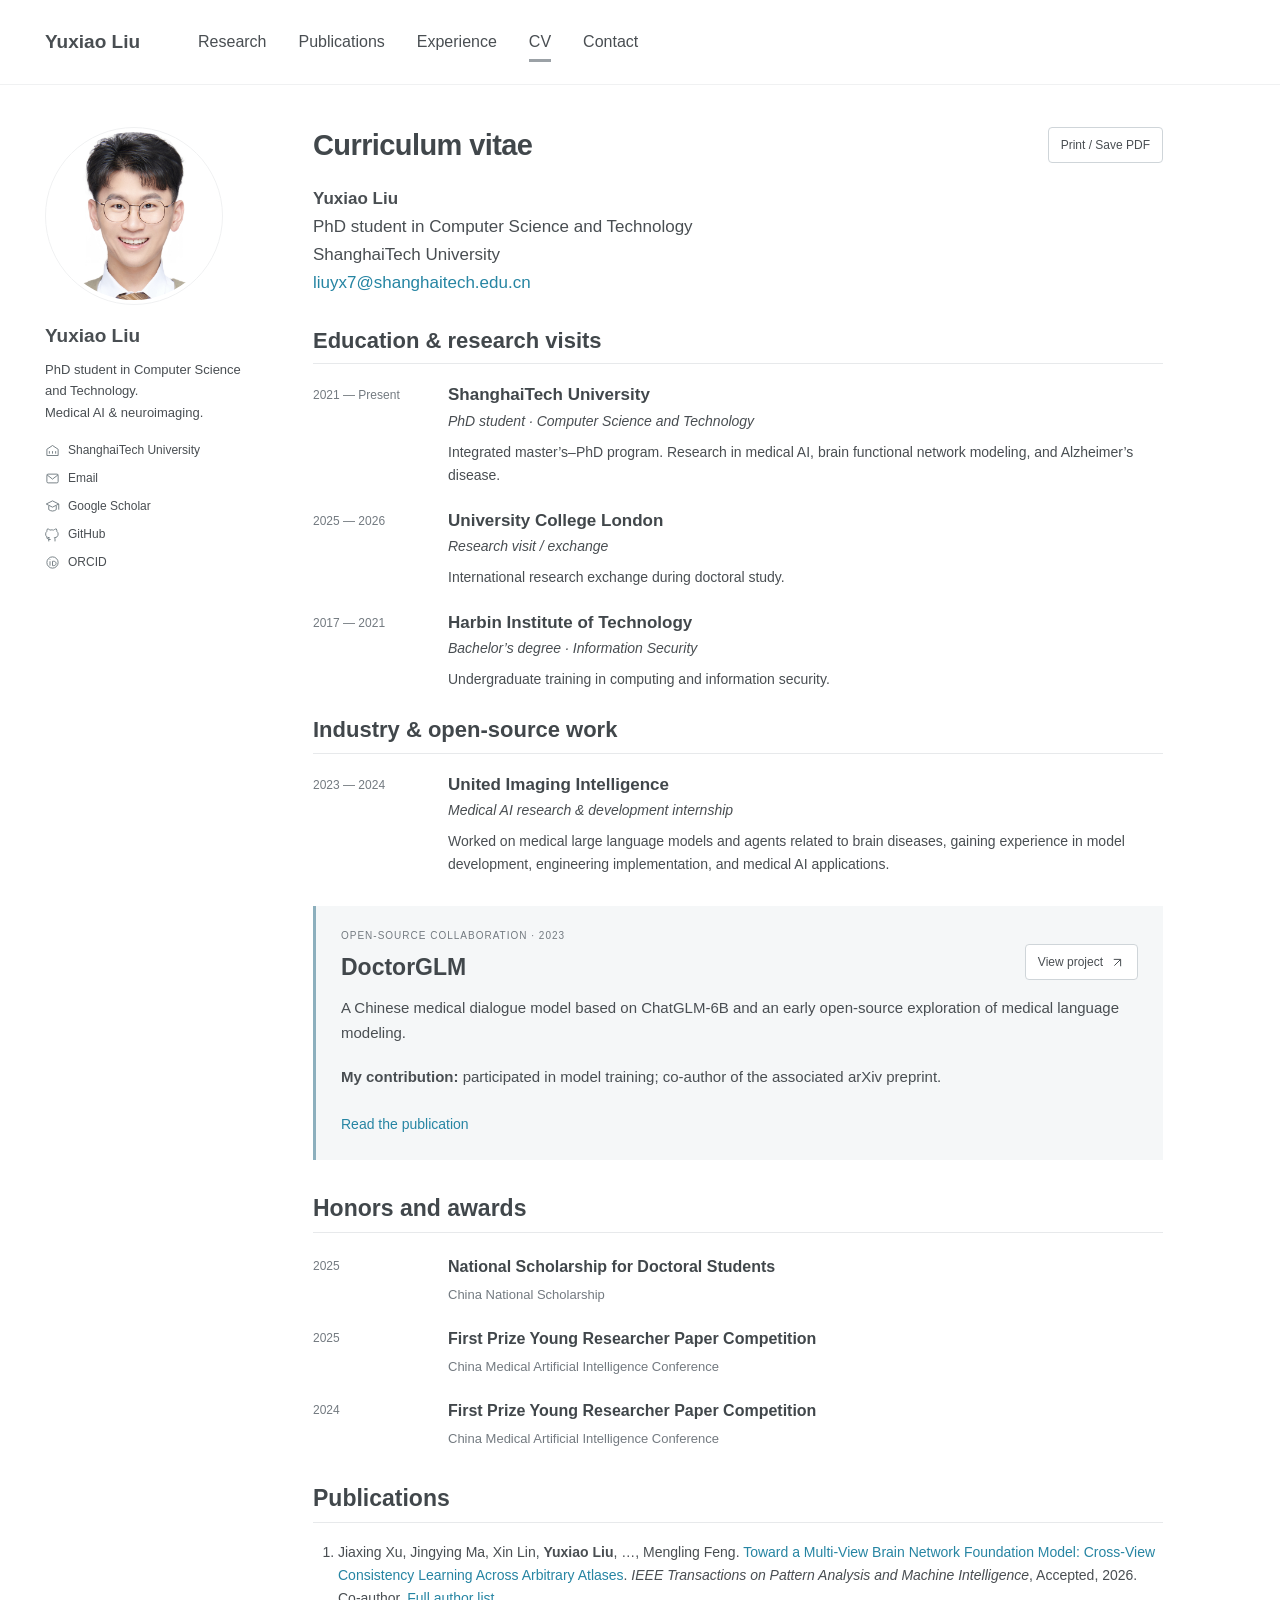
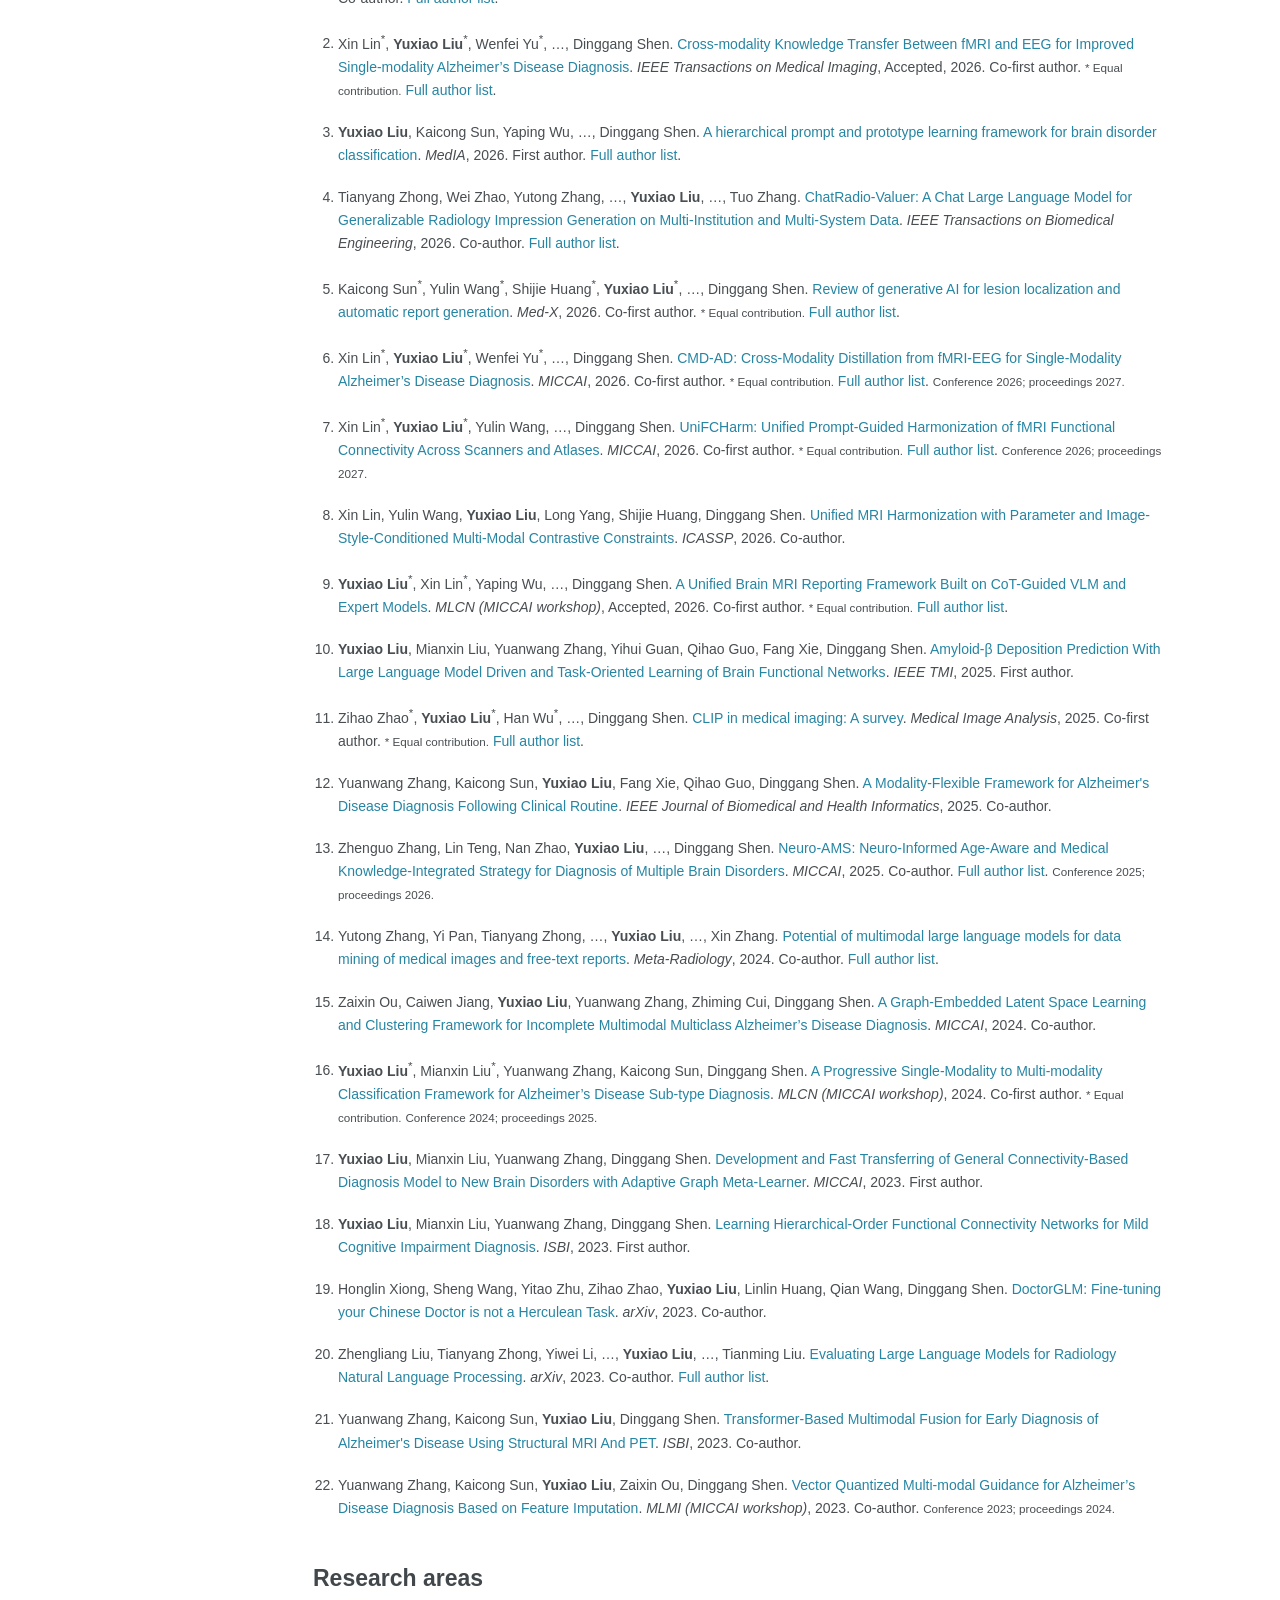
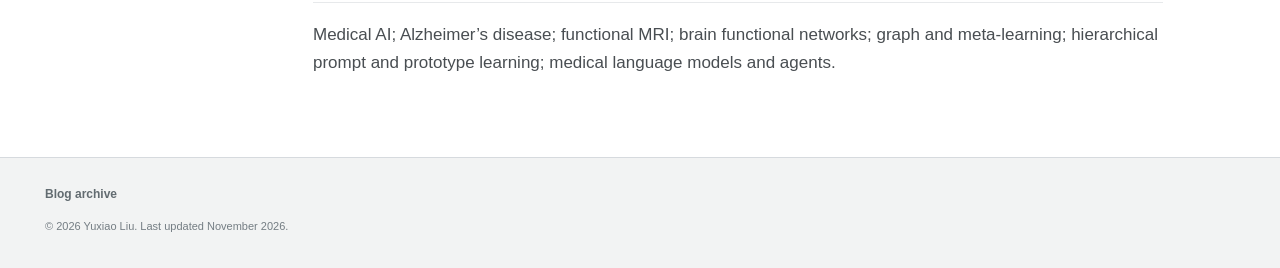
<file: cv.html>
<!doctype html><html lang="en"><head><meta charset="utf-8"><meta name="viewport" content="width=device-width,initial-scale=1"><title>Curriculum vitae - Yuxiao Liu</title><meta name="description" content="Yuxiao Liu, PhD student at ShanghaiTech University. Research on medical AI, neuroimaging, Alzheimer's disease, and medical language models."><meta name="theme-color" content="#ffffff"><link rel="canonical" href="https://dasklarleo.github.io/cv.html"><meta property="og:title" content="Curriculum vitae - Yuxiao Liu"><meta property="og:description" content="Medical AI, neuroimaging, and brain disease research at ShanghaiTech University."><meta property="og:url" content="https://dasklarleo.github.io/cv.html"><meta property="og:image" content="https://dasklarleo.github.io/assets/portrait.png"><meta property="og:type" content="website"><link rel="icon" type="image/svg+xml" href="assets/favicon.svg"><link rel="stylesheet" href="styles.css"><script defer src="app.js"></script><script type="application/ld+json">{"@context": "https://schema.org", "@type": "Person", "name": "Yuxiao Liu", "url": "https://dasklarleo.github.io/", "jobTitle": "PhD student", "affiliation": {"@type": "CollegeOrUniversity", "name": "ShanghaiTech University"}, "sameAs": ["https://github.com/dasklarleo", "https://scholar.google.com/citations?user=CFBirUoAAAAJ&hl=en", "https://orcid.org/0009-0003-8298-5420"]}</script></head><body><a class="skip" href="#main">Skip to content</a><header class="masthead"><div class="masthead-inner"><a class="site-title" href="index.html">Yuxiao Liu</a><button type="button" class="menu-toggle" aria-expanded="false" aria-controls="main-nav">Menu</button><nav id="main-nav" aria-label="Main navigation"><a href="research.html">Research</a><a href="publications.html">Publications</a><a href="experience.html">Experience</a><a aria-current="page" href="cv.html">CV</a><a href="contact.html">Contact</a></nav></div></header><div class="layout"><aside class="profile" aria-label="About Yuxiao Liu"><a class="avatar-link" href="index.html"><img class="avatar" src="assets/portrait.png" alt="Yuxiao Liu" width="180" height="180"></a><div class="profile-info"><h2><a href="index.html">Yuxiao Liu</a></h2><p class="profile-bio">PhD student in Computer Science and Technology.<br>Medical AI &amp; neuroimaging.</p><ul class="profile-links"><li><svg viewBox="0 0 24 24" fill="none" stroke="currentColor" stroke-width="1.5" aria-hidden="true"><path d="m3 10 9-6 9 6v10H3Z"/><path d="M7 13v4m5-4v4m5-4v4"/></svg><span>ShanghaiTech University</span></li><li><a href="mailto:liuyx7@shanghaitech.edu.cn"><svg viewBox="0 0 24 24" fill="none" stroke="currentColor" stroke-width="1.5" aria-hidden="true"><rect x="3" y="5" width="18" height="14" rx="2"/><path d="m3 6 9 7 9-7"/></svg><span>Email</span></a></li><li><a href="https://scholar.google.com/citations?user=CFBirUoAAAAJ&amp;hl=en" target="_blank" rel="noopener noreferrer"><svg viewBox="0 0 24 24" fill="none" stroke="currentColor" stroke-width="1.5" aria-hidden="true"><path d="m2 8 10-5 10 5-10 5Z"/><path d="M6 11v6c4 3 8 3 12 0v-6M22 8v9"/></svg><span>Google Scholar</span></a></li><li><a href="https://github.com/dasklarleo" target="_blank" rel="noopener noreferrer"><svg viewBox="0 0 24 24" fill="none" stroke="currentColor" stroke-width="1.5" aria-hidden="true"><path d="M9 20c-5 1-5-3-7-3m14 6v-4c0-1-1-2-1-2 4 0 6-2 6-6 0-2-1-3-2-4 0-1 0-3-1-4-2 0-4 2-4 2s-4-1-6 0c0 0-2-2-4-2-1 1-1 3-1 4-1 1-2 2-2 4 0 4 2 6 6 6 0 0-1 1-1 2v4"/></svg><span>GitHub</span></a></li><li><a href="https://orcid.org/0009-0003-8298-5420" target="_blank" rel="noopener noreferrer"><svg viewBox="0 0 24 24" fill="none" stroke="currentColor" stroke-width="1.5" aria-hidden="true"><circle cx="12" cy="12" r="9"/><path d="M8 10v7m0-10v1m4 2v7h2c5 0 5-7 0-7Z"/></svg><span>ORCID</span></a></li></ul></div></aside><main id="main" class="page-content"><div class="page-heading"><h1>Curriculum vitae</h1><button class="button js-only" id="print-profile" type="button">Print / Save PDF</button></div><p><strong>Yuxiao Liu</strong><br>PhD student in Computer Science and Technology<br>ShanghaiTech University<br><a href="mailto:liuyx7@shanghaitech.edu.cn">liuyx7@shanghaitech.edu.cn</a></p><section id="experience" class="section" aria-labelledby="experience-title"><div class="experience-grid"><div><h2 class="subheading">Education &amp; research visits</h2><div class="timeline"><article class="timeline-item"><time>2021 — Present</time><h4>ShanghaiTech University</h4><p class="role">PhD student · Computer Science and Technology</p><p>Integrated master’s–PhD program. Research in medical AI, brain functional network modeling, and Alzheimer’s disease.</p></article><article class="timeline-item"><time>2025 — 2026</time><h4>University College London</h4><p class="role">Research visit / exchange</p><p>International research exchange during doctoral study.</p></article><article class="timeline-item"><time>2017 — 2021</time><h4>Harbin Institute of Technology</h4><p class="role">Bachelor’s degree · Information Security</p><p>Undergraduate training in computing and information security.</p></article></div></div><div><h2 class="subheading">Industry &amp; open-source work</h2><div class="timeline"><article class="timeline-item"><time>2023 — 2024</time><h4>United Imaging Intelligence</h4><p class="role">Medical AI research &amp; development internship</p><p>Worked on medical large language models and agents related to brain diseases, gaining experience in model development, engineering implementation, and medical AI applications.</p></article></div><article class="project" id="doctorglm"><div class="project-top"><div><p class="eyebrow">Open-source collaboration · 2023</p><h3>DoctorGLM</h3></div><a class="button" href="https://github.com/xionghonglin/DoctorGLM" target="_blank" rel="noopener noreferrer">View project <svg viewBox="0 0 24 24" fill="none" stroke="currentColor" stroke-width="1.6" aria-hidden="true"><path d="M7 17 17 7M6 7h11v11"/></svg></a></div><p>A Chinese medical dialogue model based on ChatGLM-6B and an early open-source exploration of medical language modeling.</p><p><strong>My contribution:</strong> participated in model training; co-author of the associated arXiv preprint.</p><a class="inline-link" href="publications.html#xiong2023doctorglm">Read the publication</a></article></div></div></section><section id="honors" class="section" aria-labelledby="honors-title"><div class="section-head"><h2 id="honors-title">Honors and awards</h2></div><div class="honors-grid"><article class="honor"><time datetime="2025">2025</time><h3>National Scholarship for Doctoral Students</h3><p>China National Scholarship</p></article><article class="honor"><time datetime="2025">2025</time><h3>First Prize Young Researcher Paper Competition</h3><p>China Medical Artificial Intelligence Conference</p></article><article class="honor"><time datetime="2024">2024</time><h3>First Prize Young Researcher Paper Competition</h3><p>China Medical Artificial Intelligence Conference</p></article></div></section><section><h2>Publications</h2><ol class="cv-publications"><li>Jiaxing Xu, Jingying Ma, Xin Lin, <strong>Yuxiao Liu</strong>, …, Mengling Feng. <a href="https://doi.org/10.1109/TPAMI.2026.3736359">Toward a Multi-View Brain Network Foundation Model: Cross-View Consistency Learning Across Arbitrary Atlases</a>. <em>IEEE Transactions on Pattern Analysis and Machine Intelligence</em>, Accepted, 2026. Co-author. <a href="publications.html#xu2026multiview">Full author list</a>.</li><li>Xin Lin<sup>*</sup>, <strong>Yuxiao Liu</strong><sup>*</sup>, Wenfei Yu<sup>*</sup>, …, Dinggang Shen. <a href="publications.html#lin2026crossmodality">Cross-modality Knowledge Transfer Between fMRI and EEG for Improved Single-modality Alzheimer’s Disease Diagnosis</a>. <em>IEEE Transactions on Medical Imaging</em>, Accepted, 2026. Co-first author. <small>* Equal contribution.</small> <a href="publications.html#lin2026crossmodality">Full author list</a>.</li><li><strong>Yuxiao Liu</strong>, Kaicong Sun, Yaping Wu, …, Dinggang Shen. <a href="https://doi.org/10.1016/j.media.2026.104063">A hierarchical prompt and prototype learning framework for brain disorder classification</a>. <em>MedIA</em>, 2026. First author. <a href="publications.html#liu2026hierarchical">Full author list</a>.</li><li>Tianyang Zhong, Wei Zhao, Yutong Zhang, …, <strong>Yuxiao Liu</strong>, …, Tuo Zhang. <a href="https://doi.org/10.1109/TBME.2025.3597325">ChatRadio-Valuer: A Chat Large Language Model for Generalizable Radiology Impression Generation on Multi-Institution and Multi-System Data</a>. <em>IEEE Transactions on Biomedical Engineering</em>, 2026. Co-author. <a href="publications.html#chatradio-valuer">Full author list</a>.</li><li>Kaicong Sun<sup>*</sup>, Yulin Wang<sup>*</sup>, Shijie Huang<sup>*</sup>, <strong>Yuxiao Liu</strong><sup>*</sup>, …, Dinggang Shen. <a href="https://doi.org/10.1007/s44258-026-00076-8">Review of generative AI for lesion localization and automatic report generation</a>. <em>Med-X</em>, 2026. Co-first author. <small>* Equal contribution.</small> <a href="publications.html#generative-ai-lesion-report-review">Full author list</a>.</li><li>Xin Lin<sup>*</sup>, <strong>Yuxiao Liu</strong><sup>*</sup>, Wenfei Yu<sup>*</sup>, …, Dinggang Shen. <a href="https://link.springer.com/chapter/10.1007/978-3-032-38098-2_17">CMD-AD: Cross-Modality Distillation from fMRI-EEG for Single-Modality Alzheimer’s Disease Diagnosis</a>. <em>MICCAI</em>, 2026. Co-first author. <small>* Equal contribution.</small> <a href="publications.html#cmd-ad-miccai-2026">Full author list</a>. <small>Conference 2026; proceedings 2027.</small></li><li>Xin Lin<sup>*</sup>, <strong>Yuxiao Liu</strong><sup>*</sup>, Yulin Wang, …, Dinggang Shen. <a href="https://link.springer.com/chapter/10.1007/978-3-032-38072-2_58">UniFCHarm: Unified Prompt-Guided Harmonization of fMRI Functional Connectivity Across Scanners and Atlases</a>. <em>MICCAI</em>, 2026. Co-first author. <small>* Equal contribution.</small> <a href="publications.html#unifcharm-miccai-2026">Full author list</a>. <small>Conference 2026; proceedings 2027.</small></li><li>Xin Lin, Yulin Wang, <strong>Yuxiao Liu</strong>, Long Yang, Shijie Huang, Dinggang Shen. <a href="https://ieeexplore.ieee.org/document/11460841/">Unified MRI Harmonization with Parameter and Image-Style-Conditioned Multi-Modal Contrastive Constraints</a>. <em>ICASSP</em>, 2026. Co-author.</li><li><strong>Yuxiao Liu</strong><sup>*</sup>, Xin Lin<sup>*</sup>, Yaping Wu, …, Dinggang Shen. <a href="https://papers.miccai.org/miccai-2026-sat/MLCN_2026_024.html">A Unified Brain MRI Reporting Framework Built on CoT-Guided VLM and Expert Models</a>. <em>MLCN (MICCAI workshop)</em>, Accepted, 2026. Co-first author. <small>* Equal contribution.</small> <a href="publications.html#brave-mlcn-2026">Full author list</a>.</li><li><strong>Yuxiao Liu</strong>, Mianxin Liu, Yuanwang Zhang, Yihui Guan, Qihao Guo, Fang Xie, Dinggang Shen. <a href="https://doi.org/10.1109/TMI.2024.3525022">Amyloid-β Deposition Prediction With Large Language Model Driven and Task-Oriented Learning of Brain Functional Networks</a>. <em>IEEE TMI</em>, 2025. First author.</li><li>Zihao Zhao<sup>*</sup>, <strong>Yuxiao Liu</strong><sup>*</sup>, Han Wu<sup>*</sup>, …, Dinggang Shen. <a href="https://doi.org/10.1016/j.media.2025.103551">CLIP in medical imaging: A survey</a>. <em>Medical Image Analysis</em>, 2025. Co-first author. <small>* Equal contribution.</small> <a href="publications.html#clip-medical-imaging-survey">Full author list</a>.</li><li>Yuanwang Zhang, Kaicong Sun, <strong>Yuxiao Liu</strong>, Fang Xie, Qihao Guo, Dinggang Shen. <a href="https://doi.org/10.1109/JBHI.2024.3472011">A Modality-Flexible Framework for Alzheimer&#x27;s Disease Diagnosis Following Clinical Routine</a>. <em>IEEE Journal of Biomedical and Health Informatics</em>, 2025. Co-author.</li><li>Zhenguo Zhang, Lin Teng, Nan Zhao, <strong>Yuxiao Liu</strong>, …, Dinggang Shen. <a href="https://doi.org/10.1007/978-3-032-05182-0_41">Neuro-AMS: Neuro-Informed Age-Aware and Medical Knowledge-Integrated Strategy for Diagnosis of Multiple Brain Disorders</a>. <em>MICCAI</em>, 2025. Co-author. <a href="publications.html#neuro-ams-miccai2025">Full author list</a>. <small>Conference 2025; proceedings 2026.</small></li><li>Yutong Zhang, Yi Pan, Tianyang Zhong, …, <strong>Yuxiao Liu</strong>, …, Xin Zhang. <a href="https://doi.org/10.1016/j.metrad.2024.100103">Potential of multimodal large language models for data mining of medical images and free-text reports</a>. <em>Meta-Radiology</em>, 2024. Co-author. <a href="publications.html#multimodal-llms-medical-data-mining">Full author list</a>.</li><li>Zaixin Ou, Caiwen Jiang, <strong>Yuxiao Liu</strong>, Yuanwang Zhang, Zhiming Cui, Dinggang Shen. <a href="https://doi.org/10.1007/978-3-031-72104-5_5">A Graph-Embedded Latent Space Learning and Clustering Framework for Incomplete Multimodal Multiclass Alzheimer’s Disease Diagnosis</a>. <em>MICCAI</em>, 2024. Co-author.</li><li><strong>Yuxiao Liu</strong><sup>*</sup>, Mianxin Liu<sup>*</sup>, Yuanwang Zhang, Kaicong Sun, Dinggang Shen. <a href="https://doi.org/10.1007/978-3-031-78761-4_12">A Progressive Single-Modality to Multi-modality Classification Framework for Alzheimer’s Disease Sub-type Diagnosis</a>. <em>MLCN (MICCAI workshop)</em>, 2024. Co-first author. <small>* Equal contribution.</small> <small>Conference 2024; proceedings 2025.</small></li><li><strong>Yuxiao Liu</strong>, Mianxin Liu, Yuanwang Zhang, Dinggang Shen. <a href="https://doi.org/10.1007/978-3-031-43993-3_10">Development and Fast Transferring of General Connectivity-Based Diagnosis Model to New Brain Disorders with Adaptive Graph Meta-Learner</a>. <em>MICCAI</em>, 2023. First author.</li><li><strong>Yuxiao Liu</strong>, Mianxin Liu, Yuanwang Zhang, Dinggang Shen. <a href="https://doi.org/10.1109/ISBI53787.2023.10230532">Learning Hierarchical-Order Functional Connectivity Networks for Mild Cognitive Impairment Diagnosis</a>. <em>ISBI</em>, 2023. First author.</li><li>Honglin Xiong, Sheng Wang, Yitao Zhu, Zihao Zhao, <strong>Yuxiao Liu</strong>, Linlin Huang, Qian Wang, Dinggang Shen. <a href="https://arxiv.org/abs/2304.01097">DoctorGLM: Fine-tuning your Chinese Doctor is not a Herculean Task</a>. <em>arXiv</em>, 2023. Co-author.</li><li>Zhengliang Liu, Tianyang Zhong, Yiwei Li, …, <strong>Yuxiao Liu</strong>, …, Tianming Liu. <a href="https://arxiv.org/abs/2307.13693">Evaluating Large Language Models for Radiology Natural Language Processing</a>. <em>arXiv</em>, 2023. Co-author. <a href="publications.html#evaluating-llms-radiology-nlp">Full author list</a>.</li><li>Yuanwang Zhang, Kaicong Sun, <strong>Yuxiao Liu</strong>, Dinggang Shen. <a href="https://doi.org/10.1109/ISBI53787.2023.10230577">Transformer-Based Multimodal Fusion for Early Diagnosis of Alzheimer&#x27;s Disease Using Structural MRI And PET</a>. <em>ISBI</em>, 2023. Co-author.</li><li>Yuanwang Zhang, Kaicong Sun, <strong>Yuxiao Liu</strong>, Zaixin Ou, Dinggang Shen. <a href="https://doi.org/10.1007/978-3-031-45673-2_40">Vector Quantized Multi-modal Guidance for Alzheimer’s Disease Diagnosis Based on Feature Imputation</a>. <em>MLMI (MICCAI workshop)</em>, 2023. Co-author. <small>Conference 2023; proceedings 2024.</small></li></ol></section><section><h2>Research areas</h2><p>Medical AI; Alzheimer’s disease; functional MRI; brain functional networks; graph and meta-learning; hierarchical prompt and prototype learning; medical language models and agents.</p></section></main></div><footer class="page-footer"><div><a href="archives/">Blog archive</a><span>© 2026 Yuxiao Liu. Last updated November 2026.</span></div></footer><dialog id="citation-dialog" aria-labelledby="citation-title"><div class="dialog-top"><h2 id="citation-title">BibTeX citation</h2><button class="close-dialog" type="button" aria-label="Close citation dialog">×</button></div><pre class="citation-text" id="citation-text" tabindex="0"></pre><div class="dialog-actions"><button class="button primary" id="copy-citation" type="button">Copy BibTeX</button><button class="button" id="download-citation" type="button">Download .bib</button></div></dialog><div id="toast" class="toast" role="status" aria-live="polite" hidden></div><script id="citation-data" type="application/json">{"xu2026multiview": {"id": "xu2026multiview", "doi": "10.1109/TPAMI.2026.3736359", "year": 2026, "venue": "IEEE TPAMI", "journal": "IEEE Transactions on Pattern Analysis and Machine Intelligence", "type": "journal", "status": "accepted", "accepted_date": "2026-09-13", "author_role": "Co-author", "title": "Toward a Multi-View Brain Network Foundation Model: Cross-View Consistency Learning Across Arbitrary Atlases", "authors": ["Jiaxing Xu", "Jingying Ma", "Xin Lin", "Yuxiao Liu", "Kai He", "Qika Lin", "Yiping Ke", "Yang Li", "Dinggang Shen", "Mengling Feng"], "url": "https://doi.org/10.1109/TPAMI.2026.3736359", "preprint": "https://arxiv.org/abs/2603.20348", "summary": "MV-BrainFM learns transferable brain network representations across arbitrary atlases by combining anatomical distance priors with cross-view consistency pretraining. It supports both single-atlas and multi-atlas analysis.", "topic": "Brain network foundation models · Cross-view consistency · Transfer learning", "bibtex": "@article{xu2026multiview,\n  title = {Toward a Multi-View Brain Network Foundation Model: Cross-View Consistency Learning Across Arbitrary Atlases},\n  author = {Xu, Jiaxing and Ma, Jingying and Lin, Xin and Liu, Yuxiao and He, Kai and Lin, Qika and Ke, Yiping and Li, Yang and Shen, Dinggang and Feng, Mengling},\n  journal = {IEEE Transactions on Pattern Analysis and Machine Intelligence},\n  year = {2026},\n  doi = {10.1109/TPAMI.2026.3736359},\n  note = {Accepted for publication}\n}"}, "lin2026crossmodality": {"id": "lin2026crossmodality", "year": 2026, "venue": "IEEE TMI", "journal": "IEEE Transactions on Medical Imaging", "type": "journal", "status": "accepted", "author_role": "Co-first author", "equal_contribution": ["Xin Lin", "Yuxiao Liu", "Wenfei Yu"], "title": "Cross-modality Knowledge Transfer Between fMRI and EEG for Improved Single-modality Alzheimer’s Disease Diagnosis", "authors": ["Xin Lin", "Yuxiao Liu", "Wenfei Yu", "Jiaxing Xu", "Yulong Dou", "Weiqi Li", "Zhao Wu", "Jiafan Qin", "Xinyan Du", "Jingjing Lin", "Minhui Tan", "Yuanzhe He", "Feng Shi", "Yansu Guo", "Zhiming Cui", "Dinggang Shen"], "code": "https://github.com/yizhixiaolinya/Code-TMI2026_fMRI-EEG", "summary": "FE-KTNet combines complementary fMRI and EEG representations through bidirectional fusion, then transfers this knowledge to modality-specific models using feature alignment and distillation for single-modality Alzheimer’s disease diagnosis.", "topic": "Alzheimer’s disease · fMRI · EEG · Cross-modality knowledge transfer", "bibtex": "@article{lin2026crossmodality,\n  title = {Cross-modality Knowledge Transfer Between fMRI and EEG for Improved Single-modality Alzheimer’s Disease Diagnosis},\n  author = {Lin, Xin and Liu, Yuxiao and Yu, Wenfei and Xu, Jiaxing and Dou, Yulong and Li, Weiqi and Wu, Zhao and Qin, Jiafan and Du, Xinyan and Lin, Jingjing and Tan, Minhui and He, Yuanzhe and Shi, Feng and Guo, Yansu and Cui, Zhiming and Shen, Dinggang},\n  journal = {IEEE Transactions on Medical Imaging},\n  year = {2026},\n  note = {Accepted for publication; Xin Lin, Yuxiao Liu, and Wenfei Yu contributed equally}\n}"}, "liu2026hierarchical": {"id": "liu2026hierarchical", "doi": "10.1016/j.media.2026.104063", "year": 2026, "venue": "MedIA", "type": "journal", "summary": "A framework that combines hierarchical prompts and disease-specific prototypes to classify brain disorders at multiple diagnostic levels. Evaluated on 54,360 subjects across six multi-center datasets, this work studies how structured diagnostic knowledge can guide image representation learning.", "topic": "Hierarchical learning · Brain disorders", "link": "https://pubmed.ncbi.nlm.nih.gov/42013614/", "title": "A hierarchical prompt and prototype learning framework for brain disorder classification", "authors": ["Yuxiao Liu", "Kaicong Sun", "Yaping Wu", "Xin Lin", "Yan Bai", "Long Yang", "Weilin Zhou", "Haoyue Yuan", "Xintong Wu", "Yichu He", "Qingxia Wu", "Zengyang Che", "Yiqiang Zhan", "Sean Zhou", "Dijia Wu", "Feng Shi", "Meiyun Wang", "Dinggang Shen"], "url": "https://doi.org/10.1016/j.media.2026.104063", "bibtex": "@article{liu2026hierarchical,\n  title = {A hierarchical prompt and prototype learning framework for brain disorder classification},\n  author = {Liu, Yuxiao and Sun, Kaicong and Wu, Yaping and Lin, Xin and Bai, Yan and Yang, Long and Zhou, Weilin and Yuan, Haoyue and Wu, Xintong and He, Yichu and Wu, Qingxia and Che, Zengyang and Zhan, Yiqiang and Zhou, Sean and Wu, Dijia and Shi, Feng and Wang, Meiyun and Shen, Dinggang},\n  journal = {Medical Image Analysis},\n  year = {2026},\n  volume = {112},\n  pages = {104063},\n  doi = {10.1016/j.media.2026.104063}\n}", "author_role": "First author"}, "chatradio-valuer": {"id": "chatradio-valuer", "authors": ["Tianyang Zhong", "Wei Zhao", "Yutong Zhang", "Yi Pan", "Peixin Dong", "Zuowei Jiang", "Hanqi Jiang", "Yifan Zhou", "Xiaoyan Kui", "Youlan Shang", "Lin Zhao", "Li Yang", "Yaonai Wei", "Zhuoyi Li", "Jiadong Zhang", "Longtao Yang", "Hao Chen", "Huan Zhao", "Yuxiao Liu", "Ning Zhu", "Yiwei Li", "Yisong Wang", "Jiaqi Yao", "Jiaqi Wang", "Ying Zeng", "Lei He", "Chao Zheng", "Zhixue Zhang", "Ming Li", "Zhengliang Liu", "Haixing Dai", "Zihao Wu", "Shu Zhang", "Xiaoyan Cai", "Xintao Hu", "Shijie Zhao", "Xi Jiang", "Xin Zhang", "Wei Liu", "Xiang Li", "Lei Guo", "Dinggang Shen", "Junwei Han", "Tianming Liu", "Jun Liu", "Tuo Zhang"], "author_role": "Co-author", "author_position": 19, "year": 2026, "online_year": 2025, "venue": "IEEE TBME", "journal": "IEEE Transactions on Biomedical Engineering", "type": "journal", "status": "published", "volume": "73", "issue": "3", "pages": "1050-1061", "online_date": "2025-08-11", "title": "ChatRadio-Valuer: A Chat Large Language Model for Generalizable Radiology Impression Generation on Multi-Institution and Multi-System Data", "url": "https://doi.org/10.1109/TBME.2025.3597325", "doi": "10.1109/TBME.2025.3597325", "preprint": "https://arxiv.org/abs/2310.05242", "summary": "Adapts a language model for radiology impression generation and evaluates transfer across institutions and anatomical systems, with an emphasis on local hospital deployment.", "topic": "Radiology report generation", "bibtex": "@article{chatradio_valuer,\n  title = {ChatRadio-Valuer: A Chat Large Language Model for Generalizable Radiology Impression Generation on Multi-Institution and Multi-System Data},\n  author = {Tianyang Zhong and Wei Zhao and Yutong Zhang and Yi Pan and Peixin Dong and Zuowei Jiang and Hanqi Jiang and Yifan Zhou and Xiaoyan Kui and Youlan Shang and Lin Zhao and Li Yang and Yaonai Wei and Zhuoyi Li and Jiadong Zhang and Longtao Yang and Hao Chen and Huan Zhao and Yuxiao Liu and Ning Zhu and Yiwei Li and Yisong Wang and Jiaqi Yao and Jiaqi Wang and Ying Zeng and Lei He and Chao Zheng and Zhixue Zhang and Ming Li and Zhengliang Liu and Haixing Dai and Zihao Wu and Shu Zhang and Xiaoyan Cai and Xintao Hu and Shijie Zhao and Xi Jiang and Xin Zhang and Wei Liu and Xiang Li and Lei Guo and Dinggang Shen and Junwei Han and Tianming Liu and Jun Liu and Tuo Zhang},\n  year = {2026},\n  journal = {IEEE Transactions on Biomedical Engineering},\n  volume = {73},\n  number = {3},\n  pages = {1050--1061},\n  doi = {10.1109/TBME.2025.3597325},\n  url = {https://doi.org/10.1109/TBME.2025.3597325}\n}", "sources": ["https://doi.org/10.1109/TBME.2025.3597325", "https://ieeexplore.ieee.org/document/11122334/", "https://scholars.cityu.edu.hk/en/publications/chatradio-valuer-a-chat-large-language-model-for-generalizable-ra/", "https://arxiv.org/abs/2310.05242"], "verified_on": "2026-11-12"}, "generative-ai-lesion-report-review": {"id": "generative-ai-lesion-report-review", "authors": ["Kaicong Sun", "Yulin Wang", "Shijie Huang", "Yuxiao Liu", "Haoyuan Chen", "Zifeng Lian", "Minhui Tan", "Xin Lin", "Weilin Zhou", "Zhaoyu Qiu", "Xiaoye Li", "Mingyang Yu", "Dinggang Shen"], "author_role": "Co-first author", "author_position": 4, "equal_contribution": ["Kaicong Sun", "Yulin Wang", "Shijie Huang", "Yuxiao Liu"], "year": 2026, "venue": "Med-X", "journal": "Med-X", "type": "journal", "subtype": "review", "status": "published", "volume": "4", "issue": "1", "article_number": "5", "published_date": "2026-03-02", "title": "Review of generative AI for lesion localization and automatic report generation", "url": "https://doi.org/10.1007/s44258-026-00076-8", "doi": "10.1007/s44258-026-00076-8", "summary": "Reviews generative methods for lesion localization and lesion-aware report generation, connecting visual grounding, knowledge injection, and reasoning while surveying datasets, evaluation, and open challenges.", "topic": "Grounded medical report generation", "bibtex": "@article{generative_ai_lesion_report_review,\n  title = {Review of generative AI for lesion localization and automatic report generation},\n  author = {Kaicong Sun and Yulin Wang and Shijie Huang and Yuxiao Liu and Haoyuan Chen and Zifeng Lian and Minhui Tan and Xin Lin and Weilin Zhou and Zhaoyu Qiu and Xiaoye Li and Mingyang Yu and Dinggang Shen},\n  year = {2026},\n  journal = {Med-X},\n  volume = {4},\n  number = {1},\n  pages = {5},\n  doi = {10.1007/s44258-026-00076-8},\n  url = {https://doi.org/10.1007/s44258-026-00076-8}\n}", "sources": ["https://link.springer.com/article/10.1007/s44258-026-00076-8", "https://doi.org/10.1007/s44258-026-00076-8"], "verified_on": "2026-11-12"}, "cmd-ad-miccai-2026": {"id": "cmd-ad-miccai-2026", "title": "CMD-AD: Cross-Modality Distillation from fMRI-EEG for Single-Modality Alzheimer’s Disease Diagnosis", "authors": ["Xin Lin", "Yuxiao Liu", "Wenfei Yu", "Yulong Dou", "Weiqi Li", "Minhui Tan", "Yuanzhe He", "Zhiming Cui", "Dinggang Shen"], "author_role": "Co-first author", "author_position": 2, "equal_contribution": ["Xin Lin", "Yuxiao Liu", "Wenfei Yu"], "year": 2026, "conference_year": 2026, "publication_year": 2027, "venue": "MICCAI", "booktitle": "Medical Image Computing and Computer Assisted Intervention -- MICCAI 2026", "series": "Lecture Notes in Computer Science", "volume": "16886", "pages": "174–184", "type": "conference", "status": "published", "url": "https://link.springer.com/chapter/10.1007/978-3-032-38098-2_17", "doi": "10.1007/978-3-032-38098-2_17", "summary": "Transfers complementary fMRI and EEG connectivity representations into single-modality models through multiscale fusion and knowledge distillation for Alzheimer’s disease diagnosis.", "topic": "Brain networks and disease diagnosis", "bibtex": "@inproceedings{cmd_ad_miccai_2026,\n  author = {Lin, Xin and Liu, Yuxiao and Yu, Wenfei and Dou, Yulong and Li, Weiqi and Tan, Minhui and He, Yuanzhe and Cui, Zhiming and Shen, Dinggang},\n  title = {{CMD-AD: Cross-Modality Distillation from fMRI-EEG for Single-Modality Alzheimer's Disease Diagnosis}},\n  booktitle = {Medical Image Computing and Computer Assisted Intervention -- MICCAI 2026},\n  year = {2027},\n  series = {Lecture Notes in Computer Science},\n  volume = {16886},\n  pages = {174--184},\n  publisher = {Springer Nature Switzerland},\n  doi = {10.1007/978-3-032-38098-2_17},\n  url = {https://link.springer.com/chapter/10.1007/978-3-032-38098-2_17},\n  note = {Presented at MICCAI 2026; first online September 2026}\n}", "code": "https://github.com/yizhixiaolinya/Code-MICCAI2026_fMRI-EEG", "online_date": "2026-09-25", "open_access": "https://papers.miccai.org/miccai-2026/0175-Paper1174.html", "sources": ["https://link.springer.com/chapter/10.1007/978-3-032-38098-2_17", "https://papers.miccai.org/miccai-2026/0175-Paper1174.html", "https://papers.miccai.org/miccai-2026/paper/1174_paper.pdf", "https://citation-needed.springer.com/v2/references/10.1007/978-3-032-38098-2_17?flavour=citation&format=bibtex"], "verified_on": "2026-11-12"}, "unifcharm-miccai-2026": {"id": "unifcharm-miccai-2026", "title": "UniFCHarm: Unified Prompt-Guided Harmonization of fMRI Functional Connectivity Across Scanners and Atlases", "authors": ["Xin Lin", "Yuxiao Liu", "Yulin Wang", "Lin Teng", "Long Yang", "Shilun Zhao", "Kai Zhang", "Zhiming Cui", "Dinggang Shen"], "author_role": "Co-first author", "author_position": 2, "equal_contribution": ["Xin Lin", "Yuxiao Liu"], "year": 2026, "conference_year": 2026, "publication_year": 2027, "venue": "MICCAI", "booktitle": "Medical Image Computing and Computer Assisted Intervention -- MICCAI 2026", "series": "Lecture Notes in Computer Science", "volume": "16881", "pages": "611–622", "type": "conference", "status": "published", "url": "https://link.springer.com/chapter/10.1007/978-3-032-38072-2_58", "doi": "10.1007/978-3-032-38072-2_58", "summary": "Uses acquisition- and atlas-aware prompts to guide functional-connectivity harmonization, refining brain-network connections from subnetworks to individual regions.", "topic": "Brain networks and harmonization", "bibtex": "@inproceedings{unifcharm_miccai_2026,\n  author = {Lin, Xin and Liu, Yuxiao and Wang, Yulin and Teng, Lin and Yang, Long and Zhao, Shilun and Zhang, Kai and Cui, Zhiming and Shen, Dinggang},\n  title = {{UniFCHarm: Unified Prompt-Guided Harmonization of fMRI Functional Connectivity Across Scanners and Atlases}},\n  booktitle = {Medical Image Computing and Computer Assisted Intervention -- MICCAI 2026},\n  year = {2027},\n  series = {Lecture Notes in Computer Science},\n  volume = {16881},\n  pages = {611--622},\n  publisher = {Springer Nature Switzerland},\n  doi = {10.1007/978-3-032-38072-2_58},\n  url = {https://link.springer.com/chapter/10.1007/978-3-032-38072-2_58},\n  note = {Presented at MICCAI 2026; first online September 2026}\n}", "code": "https://github.com/yizhixiaolinya/Code-MICCAI2026_fMRI-Harm", "online_date": "2026-09-26", "open_access": "https://papers.miccai.org/miccai-2026/1109-Paper1169.html", "sources": ["https://link.springer.com/chapter/10.1007/978-3-032-38072-2_58", "https://papers.miccai.org/miccai-2026/1109-Paper1169.html", "https://papers.miccai.org/miccai-2026/paper/1169_paper.pdf", "https://citation-needed.springer.com/v2/references/10.1007/978-3-032-38072-2_58?flavour=citation&format=bibtex"], "verified_on": "2026-11-12"}, "unified-mri-harmonization-icassp-2026": {"id": "unified-mri-harmonization-icassp-2026", "title": "Unified MRI Harmonization with Parameter and Image-Style-Conditioned Multi-Modal Contrastive Constraints", "authors": ["Xin Lin", "Yulin Wang", "Yuxiao Liu", "Long Yang", "Shijie Huang", "Dinggang Shen"], "author_role": "Co-author", "author_position": 3, "year": 2026, "conference_year": 2026, "publication_year": 2026, "venue": "ICASSP", "booktitle": "ICASSP 2026 - 2026 IEEE International Conference on Acoustics, Speech and Signal Processing (ICASSP)", "pages": "6951–6955", "type": "conference", "status": "published", "url": "https://ieeexplore.ieee.org/document/11460841/", "doi": "10.1109/ICASSP55912.2026.11460841", "summary": "Studies MRI harmonization using acquisition-parameter and image-style conditioning with multimodal contrastive constraints.", "topic": "MRI harmonization", "bibtex": "@inproceedings{unified_mri_harmonization_icassp_2026,\n  author = {Lin, Xin and Wang, Yulin and Liu, Yuxiao and Yang, Long and Huang, Shijie and Shen, Dinggang},\n  title = {{Unified MRI Harmonization with Parameter and Image-Style-Conditioned Multi-Modal Contrastive Constraints}},\n  booktitle = {ICASSP 2026 - 2026 IEEE International Conference on Acoustics, Speech and Signal Processing (ICASSP)},\n  year = {2026},\n  pages = {6951--6955},\n  publisher = {IEEE},\n  doi = {10.1109/ICASSP55912.2026.11460841},\n  url = {https://ieeexplore.ieee.org/document/11460841/}\n}", "sources": ["https://www.cmsworkshops.com/ICASSP2026/view_paper.php?PaperNum=13644&bare=1", "https://www.cmsworkshops.com/ICASSP2026/goto_manuscript.php?pn=13644", "https://api.crossref.org/works/10.1109%2Ficassp55912.2026.11460841", "https://idea.bme.shanghaitech.edu.cn/14446/"], "verified_on": "2026-11-12"}, "brave-mlcn-2026": {"id": "brave-mlcn-2026", "title": "A Unified Brain MRI Reporting Framework Built on CoT-Guided VLM and Expert Models", "authors": ["Yuxiao Liu", "Xin Lin", "Yaping Wu", "Xintong Wu", "Yichu He", "Zhaoyu Qiu", "Qiankun Zheng", "Yan Bai", "Wei Wei", "Qingxia Wu", "Zengyang Che", "Dijia Wu", "Feng Shi", "Kaicong Sun", "Meiyun Wang", "Dinggang Shen"], "author_role": "Co-first author", "author_position": 1, "equal_contribution": ["Yuxiao Liu", "Xin Lin"], "year": 2026, "conference_year": 2026, "venue": "MLCN", "booktitle": "Medical Image Computing and Computer Assisted Intervention -- MICCAI 2026 Workshops and Challenges", "workshop": "Machine Learning in Clinical Neuroimaging (MLCN)", "series": "Lecture Notes in Computer Science", "volume": "17255", "type": "conference", "status": "accepted", "url": "https://papers.miccai.org/miccai-2026-sat/MLCN_2026_024.html", "summary": "Combines lesion-specific expert models with lesion-wise adjudication and verification before a vision-language model generates the final brain MRI report.", "topic": "Brain MRI report generation", "bibtex": "@inproceedings{brave_mlcn_2026,\n  author = {Liu, Yuxiao and Lin, Xin and Wu, Yaping and Wu, Xintong and He, Yichu and Qiu, Zhaoyu and Zheng, Qiankun and Bai, Yan and Wei, Wei and Wu, Qingxia and Che, Zengyang and Wu, Dijia and Shi, Feng and Sun, Kaicong and Wang, Meiyun and Shen, Dinggang},\n  title = {{A Unified Brain MRI Reporting Framework Built on CoT-Guided VLM and Expert Models}},\n  booktitle = {Medical Image Computing and Computer Assisted Intervention -- MICCAI 2026 Workshops and Challenges},\n  year = {2026},\n  note = {Accepted MLCN 2026 workshop paper; camera-ready version available from the MICCAI Society},\n  url = {https://papers.miccai.org/miccai-2026-sat/MLCN_2026_024.html}\n}", "subtype": "workshop", "sources": ["https://papers.miccai.org/miccai-2026-sat/MLCN_2026_024.html", "https://papers.miccai.org/miccai-2026-sat/paper/MLCN_2026_024.pdf"], "verified_on": "2026-11-12"}, "liu2025amyloid": {"id": "liu2025amyloid", "doi": "10.1109/TMI.2024.3525022", "year": 2025, "venue": "IEEE TMI", "type": "journal", "summary": "A framework for predicting amyloid-β deposition from functional MRI, combining representations from a pretrained language model with task-oriented brain network learning. The study connects functional connectivity with a pathology-related target in Alzheimer’s disease research.", "topic": "Alzheimer’s disease · Brain networks · LLMs", "title": "Amyloid-β Deposition Prediction With Large Language Model Driven and Task-Oriented Learning of Brain Functional Networks", "authors": ["Yuxiao Liu", "Mianxin Liu", "Yuanwang Zhang", "Yihui Guan", "Qihao Guo", "Fang Xie", "Dinggang Shen"], "url": "https://doi.org/10.1109/TMI.2024.3525022", "bibtex": "@article{liu2025amyloid,\n  title = {Amyloid-β Deposition Prediction With Large Language Model Driven and Task-Oriented Learning of Brain Functional Networks},\n  author = {Liu, Yuxiao and Liu, Mianxin and Zhang, Yuanwang and Guan, Yihui and Guo, Qihao and Xie, Fang and Shen, Dinggang},\n  journal = {IEEE Transactions on Medical Imaging},\n  year = {2025},\n  volume = {44},\n  number = {4},\n  pages = {1809--1820},\n  doi = {10.1109/TMI.2024.3525022}\n}", "author_role": "First author"}, "clip-medical-imaging-survey": {"id": "clip-medical-imaging-survey", "authors": ["Zihao Zhao", "Yuxiao Liu", "Han Wu", "Mei Wang", "Yonghao Li", "Sheng Wang", "Lin Teng", "Disheng Liu", "Zhiming Cui", "Qian Wang", "Dinggang Shen"], "author_role": "Co-first author", "author_position": 2, "equal_contribution": ["Zihao Zhao", "Yuxiao Liu", "Han Wu"], "year": 2025, "venue": "MedIA", "journal": "Medical Image Analysis", "type": "journal", "subtype": "review", "status": "published", "volume": "102", "article_number": "103551", "title": "CLIP in medical imaging: A survey", "url": "https://doi.org/10.1016/j.media.2025.103551", "doi": "10.1016/j.media.2025.103551", "preprint": "https://arxiv.org/abs/2312.07353", "code": "https://github.com/zhaozh10/Awesome-CLIP-in-Medical-Imaging", "code_label": "Project", "summary": "A survey of medical adaptations of CLIP pretraining and their use in classification, dense prediction, and cross-modal tasks, with discussion of data, alignment, and generalization challenges.", "topic": "Vision-language learning", "bibtex": "@article{clip_medical_imaging_survey,\n  title = {CLIP in medical imaging: A survey},\n  author = {Zihao Zhao and Yuxiao Liu and Han Wu and Mei Wang and Yonghao Li and Sheng Wang and Lin Teng and Disheng Liu and Zhiming Cui and Qian Wang and Dinggang Shen},\n  year = {2025},\n  journal = {Medical Image Analysis},\n  volume = {102},\n  pages = {103551},\n  doi = {10.1016/j.media.2025.103551},\n  url = {https://doi.org/10.1016/j.media.2025.103551}\n}", "sources": ["https://www.sciencedirect.com/science/article/pii/S1361841525000982", "https://doi.org/10.1016/j.media.2025.103551", "https://arxiv.org/html/2312.07353v6", "https://arxiv.org/abs/2312.07353"], "verified_on": "2026-11-12"}, "modality-flexible-alzheimer-diagnosis": {"id": "modality-flexible-alzheimer-diagnosis", "authors": ["Yuanwang Zhang", "Kaicong Sun", "Yuxiao Liu", "Fang Xie", "Qihao Guo", "Dinggang Shen"], "author_role": "Co-author", "author_position": 3, "year": 2025, "online_year": 2024, "venue": "IEEE JBHI", "journal": "IEEE Journal of Biomedical and Health Informatics", "type": "journal", "status": "published", "volume": "29", "issue": "1", "pages": "535-546", "online_date": "2024-10-01", "title": "A Modality-Flexible Framework for Alzheimer's Disease Diagnosis Following Clinical Routine", "url": "https://doi.org/10.1109/JBHI.2024.3472011", "doi": "10.1109/JBHI.2024.3472011", "summary": "A modality-flexible diagnosis framework follows the clinical progression from tabular screening to MRI and PET, combining available imaging and non-imaging information at each stage.", "topic": "Multimodal brain disorder diagnosis", "bibtex": "@article{modality_flexible_alzheimer_diagnosis,\n  title = {A Modality-Flexible Framework for Alzheimer's Disease Diagnosis Following Clinical Routine},\n  author = {Yuanwang Zhang and Kaicong Sun and Yuxiao Liu and Fang Xie and Qihao Guo and Dinggang Shen},\n  year = {2025},\n  journal = {IEEE Journal of Biomedical and Health Informatics},\n  volume = {29},\n  number = {1},\n  pages = {535--546},\n  doi = {10.1109/JBHI.2024.3472011},\n  url = {https://doi.org/10.1109/JBHI.2024.3472011}\n}", "sources": ["https://ieeexplore.ieee.org/abstract/document/10702472", "https://doi.org/10.1109/JBHI.2024.3472011"], "verified_on": "2026-11-12"}, "neuro-ams-miccai2025": {"id": "neuro-ams-miccai2025", "year": 2025, "venue": "MICCAI", "volume": "15974", "doi": "10.1007/978-3-032-05182-0_41", "booktitle": "Medical Image Computing and Computer Assisted Intervention -- MICCAI 2025", "summary": "Combines age-aware MRI features with disease-label semantics and medical knowledge embeddings through image-text alignment to support a shared classifier across multiple brain disorders.", "topic": "Medical vision-language learning", "title": "Neuro-AMS: Neuro-Informed Age-Aware and Medical Knowledge-Integrated Strategy for Diagnosis of Multiple Brain Disorders", "authors": ["Zhenguo Zhang", "Lin Teng", "Nan Zhao", "Yuxiao Liu", "Zhaoyu Qiu", "Zehao Weng", "Jinwei Kong", "Feng Shi", "Dinggang Shen"], "author_role": "Co-author", "author_position": 4, "type": "conference", "status": "published", "url": "https://doi.org/10.1007/978-3-032-05182-0_41", "pages": "418-427", "conference_year": 2025, "publication_year": 2026, "online_date": "2025-09-18", "bibtex": "@inproceedings{neuro_ams_miccai2025,\n  author = {Zhang, Zhenguo and Teng, Lin and Zhao, Nan and Liu, Yuxiao and Qiu, Zhaoyu and Weng, Zehao and Kong, Jinwei and Shi, Feng and Shen, Dinggang},\n  title = {Neuro-AMS: Neuro-Informed Age-Aware and Medical Knowledge-Integrated Strategy for Diagnosis of Multiple Brain Disorders},\n  booktitle = {Medical Image Computing and Computer Assisted Intervention -- MICCAI 2025},\n  year = {2026},\n  pages = {418--427},\n  publisher = {Springer Nature Switzerland},\n  series = {Lecture Notes in Computer Science},\n  volume = {15974},\n  doi = {10.1007/978-3-032-05182-0_41},\n  url = {https://doi.org/10.1007/978-3-032-05182-0_41},\n  note = {MICCAI 2025; first published online 2025-09-18}\n}", "sources": ["https://link.springer.com/chapter/10.1007/978-3-032-05182-0_41", "https://papers.miccai.org/miccai-2025/0634-Paper3514.html", "https://papers.miccai.org/miccai-2025/paper/3514_paper.pdf", "https://api.crossref.org/works/10.1007/978-3-032-05182-0_41", "https://citation-needed.springer.com/v2/references/10.1007/978-3-032-05182-0_41?flavour=citation&format=bibtex"], "verified_on": "2026-11-12"}, "multimodal-llms-medical-data-mining": {"id": "multimodal-llms-medical-data-mining", "authors": ["Yutong Zhang", "Yi Pan", "Tianyang Zhong", "Peixin Dong", "Kangni Xie", "Yuxiao Liu", "Hanqi Jiang", "Zihao Wu", "Zhengliang Liu", "Wei Zhao", "Wei Zhang", "Shijie Zhao", "Tuo Zhang", "Xi Jiang", "Dinggang Shen", "Tianming Liu", "Xin Zhang"], "author_role": "Co-author", "author_position": 6, "year": 2024, "venue": "Meta-Radiology", "journal": "Meta-Radiology", "type": "journal", "status": "published", "volume": "2", "issue": "4", "article_number": "100103", "title": "Potential of multimodal large language models for data mining of medical images and free-text reports", "url": "https://doi.org/10.1016/j.metrad.2024.100103", "doi": "10.1016/j.metrad.2024.100103", "preprint": "https://arxiv.org/abs/2407.05758", "summary": "Evaluates multimodal language models across medical image analysis and radiology report tasks, comparing task-dependent capabilities and limitations across diverse imaging categories.", "topic": "Medical multimodal evaluation", "bibtex": "@article{multimodal_llms_medical_data_mining,\n  title = {Potential of multimodal large language models for data mining of medical images and free-text reports},\n  author = {Yutong Zhang and Yi Pan and Tianyang Zhong and Peixin Dong and Kangni Xie and Yuxiao Liu and Hanqi Jiang and Zihao Wu and Zhengliang Liu and Wei Zhao and Wei Zhang and Shijie Zhao and Tuo Zhang and Xi Jiang and Dinggang Shen and Tianming Liu and Xin Zhang},\n  year = {2024},\n  journal = {Meta-Radiology},\n  volume = {2},\n  number = {4},\n  pages = {100103},\n  doi = {10.1016/j.metrad.2024.100103},\n  url = {https://doi.org/10.1016/j.metrad.2024.100103}\n}", "sources": ["https://doi.org/10.1016/j.metrad.2024.100103", "https://www.sciencedirect.com/science/article/pii/S2950162824000572", "https://arxiv.org/abs/2407.05758", "https://augusta.elsevierpure.com/p/en/research-outputs/potential-of-multimodal-large-language-models-for-data-mining-of-"], "verified_on": "2026-11-12"}, "graph-slc-miccai2024": {"id": "graph-slc-miccai2024", "year": 2024, "venue": "MICCAI", "volume": "15007", "doi": "10.1007/978-3-031-72104-5_5", "booktitle": "Medical Image Computing and Computer Assisted Intervention -- MICCAI 2024", "summary": "Learns subject-specific representations from incomplete multimodal imaging, using graph-based neighborhood preservation and diagnosis-oriented clustering for multiclass Alzheimer's disease classification.", "topic": "Multimodal neuroimaging", "title": "A Graph-Embedded Latent Space Learning and Clustering Framework for Incomplete Multimodal Multiclass Alzheimer’s Disease Diagnosis", "authors": ["Zaixin Ou", "Caiwen Jiang", "Yuxiao Liu", "Yuanwang Zhang", "Zhiming Cui", "Dinggang Shen"], "author_role": "Co-author", "author_position": 3, "type": "conference", "status": "published", "url": "https://doi.org/10.1007/978-3-031-72104-5_5", "pages": "45-55", "conference_year": 2024, "publication_year": 2024, "online_date": "2024-10-03", "bibtex": "@inproceedings{graph_slc_miccai2024,\n  author = {Ou, Zaixin and Jiang, Caiwen and Liu, Yuxiao and Zhang, Yuanwang and Cui, Zhiming and Shen, Dinggang},\n  title = {A Graph-Embedded Latent Space Learning and Clustering Framework for Incomplete Multimodal Multiclass Alzheimer’s Disease Diagnosis},\n  booktitle = {Medical Image Computing and Computer Assisted Intervention -- MICCAI 2024},\n  year = {2024},\n  pages = {45--55},\n  publisher = {Springer Nature Switzerland},\n  series = {Lecture Notes in Computer Science},\n  volume = {15007},\n  doi = {10.1007/978-3-031-72104-5_5},\n  url = {https://doi.org/10.1007/978-3-031-72104-5_5}\n}", "code": "https://github.com/Ouzaixin/Graph-SLC", "sources": ["https://link.springer.com/chapter/10.1007/978-3-031-72104-5_5", "https://papers.miccai.org/miccai-2024/017-Paper1165.html", "https://papers.miccai.org/miccai-2024/paper/1165_paper.pdf", "https://api.crossref.org/works/10.1007/978-3-031-72104-5_5", "https://citation-needed.springer.com/v2/references/10.1007/978-3-031-72104-5_5?flavour=citation&format=bibtex"], "verified_on": "2026-11-12"}, "progressive-ad-subtype-mlcn2024": {"id": "progressive-ad-subtype-mlcn2024", "year": 2024, "venue": "MLCN", "volume": "15266", "doi": "10.1007/978-3-031-78761-4_12", "booktitle": "Machine Learning in Clinical Neuroimaging", "summary": "A staged Alzheimer's disease subtype classifier combines clinical data and imaging, aligns early-stage features with later-stage modalities, and incorporates additional modalities as needed.", "topic": "Multimodal neuroimaging", "equal_contribution": ["Yuxiao Liu", "Mianxin Liu"], "title": "A Progressive Single-Modality to Multi-modality Classification Framework for Alzheimer’s Disease Sub-type Diagnosis", "authors": ["Yuxiao Liu", "Mianxin Liu", "Yuanwang Zhang", "Kaicong Sun", "Dinggang Shen"], "author_role": "Co-first author", "author_position": 1, "type": "conference", "status": "published", "url": "https://doi.org/10.1007/978-3-031-78761-4_12", "pages": "123-133", "conference_year": 2024, "publication_year": 2025, "online_date": "2024-12-06", "bibtex": "@inproceedings{progressive_ad_subtype_mlcn2024,\n  author = {Liu, Yuxiao and Liu, Mianxin and Zhang, Yuanwang and Sun, Kaicong and Shen, Dinggang},\n  title = {A Progressive Single-Modality to Multi-modality Classification Framework for Alzheimer’s Disease Sub-type Diagnosis},\n  booktitle = {Machine Learning in Clinical Neuroimaging},\n  year = {2025},\n  pages = {123--133},\n  publisher = {Springer Nature Switzerland},\n  series = {Lecture Notes in Computer Science},\n  volume = {15266},\n  doi = {10.1007/978-3-031-78761-4_12},\n  url = {https://doi.org/10.1007/978-3-031-78761-4_12},\n  note = {MLCN 2024 (MICCAI workshop); first published online 2024-12-06},\n  eprint = {2407.18466},\n  archivePrefix = {arXiv}\n}", "subtype": "workshop", "preprint": "https://arxiv.org/abs/2407.18466", "sources": ["https://link.springer.com/chapter/10.1007/978-3-031-78761-4_12", "https://arxiv.org/abs/2407.18466", "https://arxiv.org/pdf/2407.18466", "https://api.crossref.org/works/10.1007/978-3-031-78761-4_12", "https://citation-needed.springer.com/v2/references/10.1007/978-3-031-78761-4_12?flavour=citation&format=bibtex"], "verified_on": "2026-11-12"}, "liu2023meta": {"id": "liu2023meta", "doi": "10.1007/978-3-031-43993-3_10", "year": 2023, "venue": "MICCAI", "type": "conference", "summary": "An adaptive graph meta-learner that transfers connectivity-based models to new brain disorder tasks with limited training data. Evaluation on 4,114 fMRI samples examines how shared connectivity representations can support adaptation across disease datasets.", "topic": "Graph learning · Few-shot adaptation", "title": "Development and Fast Transferring of General Connectivity-Based Diagnosis Model to New Brain Disorders with Adaptive Graph Meta-Learner", "authors": ["Yuxiao Liu", "Mianxin Liu", "Yuanwang Zhang", "Dinggang Shen"], "url": "https://doi.org/10.1007/978-3-031-43993-3_10", "bibtex": "@inproceedings{liu2023meta,\n  title = {Development and Fast Transferring of General Connectivity-Based Diagnosis Model to New Brain Disorders with Adaptive Graph Meta-Learner},\n  author = {Liu, Yuxiao and Liu, Mianxin and Zhang, Yuanwang and Shen, Dinggang},\n  booktitle = {Medical Image Computing and Computer Assisted Intervention – MICCAI 2023},\n  year = {2023},\n  pages = {99--108},\n  doi = {10.1007/978-3-031-43993-3_10}\n}", "author_role": "First author"}, "liu2023hierarchical": {"id": "liu2023hierarchical", "doi": "10.1109/ISBI53787.2023.10230532", "year": 2023, "venue": "ISBI", "type": "conference", "summary": "Joint learning of disease-related low- and high-order functional connectivity networks from resting-state fMRI. Graph attention captures interactions beyond pairs of brain regions, supporting the identification of mild cognitive impairment.", "topic": "Functional connectivity · MCI · Graph attention", "talk": "https://rc.signalprocessingsociety.org/conferences/isbi-2023/spsisbi23vid0259", "title": "Learning Hierarchical-Order Functional Connectivity Networks for Mild Cognitive Impairment Diagnosis", "authors": ["Yuxiao Liu", "Mianxin Liu", "Yuanwang Zhang", "Dinggang Shen"], "url": "https://doi.org/10.1109/ISBI53787.2023.10230532", "bibtex": "@inproceedings{liu2023hierarchical,\n  title = {Learning Hierarchical-Order Functional Connectivity Networks for Mild Cognitive Impairment Diagnosis},\n  author = {Liu, Yuxiao and Liu, Mianxin and Zhang, Yuanwang and Shen, Dinggang},\n  booktitle = {2023 IEEE 20th International Symposium on Biomedical Imaging (ISBI)},\n  year = {2023},\n  pages = {1--5},\n  doi = {10.1109/ISBI53787.2023.10230532}\n}", "author_role": "First author"}, "xiong2023doctorglm": {"id": "xiong2023doctorglm", "year": 2023, "venue": "arXiv", "type": "preprint", "title": "DoctorGLM: Fine-tuning your Chinese Doctor is not a Herculean Task", "authors": ["Honglin Xiong", "Sheng Wang", "Yitao Zhu", "Zihao Zhao", "Yuxiao Liu", "Linlin Huang", "Qian Wang", "Dinggang Shen"], "url": "https://arxiv.org/abs/2304.01097", "summary": "An open-source effort to adapt ChatGLM-6B to Chinese medical dialogue. I contributed to model training in this early exploration of accessible, healthcare-focused language models.", "topic": "Medical language models · Open source", "code": "https://github.com/xionghonglin/DoctorGLM", "bibtex": "@article{xiong2023doctorglm,\n  title = {DoctorGLM: Fine-tuning your Chinese Doctor is not a Herculean Task},\n  author = {Xiong, Honglin and Wang, Sheng and Zhu, Yitao and Zhao, Zihao and Liu, Yuxiao and Huang, Linlin and Wang, Qian and Shen, Dinggang},\n  journal = {arXiv preprint arXiv:2304.01097},\n  year = {2023},\n  url = {https://arxiv.org/abs/2304.01097}\n}", "author_role": "Co-author"}, "evaluating-llms-radiology-nlp": {"id": "evaluating-llms-radiology-nlp", "authors": ["Zhengliang Liu", "Tianyang Zhong", "Yiwei Li", "Yutong Zhang", "Yi Pan", "Zihao Zhao", "Peixin Dong", "Chao Cao", "Yuxiao Liu", "Peng Shu", "Yaonai Wei", "Zihao Wu", "Chong Ma", "Jiaqi Wang", "Sheng Wang", "Mengyue Zhou", "Zuowei Jiang", "Chunlin Li", "Jason Holmes", "Shaochen Xu", "Lu Zhang", "Haixing Dai", "Kai Zhang", "Lin Zhao", "Yuanhao Chen", "Xu Liu", "Peilong Wang", "Junhao Chen", "Pingkun Yan", "Jun Liu", "Bao Ge", "Lichao Sun", "Dajiang Zhu", "Xiang Li", "Wei Liu", "Xiaoyan Cai", "Xintao Hu", "Xi Jiang", "Shu Zhang", "Xin Zhang", "Tuo Zhang", "Shijie Zhao", "Quanzheng Li", "Hongtu Zhu", "Dinggang Shen", "Tianming Liu"], "author_role": "Co-author", "author_position": 9, "year": 2023, "venue": "arXiv", "type": "preprint", "status": "preprint", "last_revised": "2025-11-26", "arxiv_id": "2307.13693", "title": "Evaluating Large Language Models for Radiology Natural Language Processing", "url": "https://arxiv.org/abs/2307.13693", "doi": "10.48550/arXiv.2307.13693", "preprint": "https://arxiv.org/abs/2307.13693", "summary": "Evaluates language models on generating radiology impressions from findings, examining their performance in a clinical text task and their strengths and limitations across English and Chinese models.", "topic": "Radiology language model evaluation", "bibtex": "@misc{evaluating_llms_radiology_nlp,\n  title = {Evaluating Large Language Models for Radiology Natural Language Processing},\n  author = {Zhengliang Liu and Tianyang Zhong and Yiwei Li and Yutong Zhang and Yi Pan and Zihao Zhao and Peixin Dong and Chao Cao and Yuxiao Liu and Peng Shu and Yaonai Wei and Zihao Wu and Chong Ma and Jiaqi Wang and Sheng Wang and Mengyue Zhou and Zuowei Jiang and Chunlin Li and Jason Holmes and Shaochen Xu and Lu Zhang and Haixing Dai and Kai Zhang and Lin Zhao and Yuanhao Chen and Xu Liu and Peilong Wang and Junhao Chen and Pingkun Yan and Jun Liu and Bao Ge and Lichao Sun and Dajiang Zhu and Xiang Li and Wei Liu and Xiaoyan Cai and Xintao Hu and Xi Jiang and Shu Zhang and Xin Zhang and Tuo Zhang and Shijie Zhao and Quanzheng Li and Hongtu Zhu and Dinggang Shen and Tianming Liu},\n  year = {2023},\n  eprint = {2307.13693},\n  archivePrefix = {arXiv},\n  primaryClass = {cs.CL},\n  doi = {10.48550/arXiv.2307.13693},\n  url = {https://arxiv.org/abs/2307.13693}\n}", "sources": ["https://arxiv.org/abs/2307.13693"], "verified_on": "2026-11-12"}, "transformer-multimodal-fusion-isbi2023": {"id": "transformer-multimodal-fusion-isbi2023", "year": 2023, "venue": "ISBI", "doi": "10.1109/ISBI53787.2023.10230577", "booktitle": "2023 IEEE 20th International Symposium on Biomedical Imaging (ISBI)", "summary": "Uses adversarial feature learning and cross-attention to combine structural MRI with FDG-PET for early Alzheimer's disease classification.", "topic": "Multimodal neuroimaging", "title": "Transformer-Based Multimodal Fusion for Early Diagnosis of Alzheimer's Disease Using Structural MRI And PET", "authors": ["Yuanwang Zhang", "Kaicong Sun", "Yuxiao Liu", "Dinggang Shen"], "author_role": "Co-author", "author_position": 3, "type": "conference", "status": "published", "url": "https://doi.org/10.1109/ISBI53787.2023.10230577", "pages": "1-5", "conference_year": 2023, "publication_year": 2023, "online_date": "2023-04-18", "bibtex": "@inproceedings{transformer_multimodal_fusion_isbi2023,\n  author = {Zhang, Yuanwang and Sun, Kaicong and Liu, Yuxiao and Shen, Dinggang},\n  title = {Transformer-Based Multimodal Fusion for Early Diagnosis of Alzheimer's Disease Using Structural MRI And PET},\n  booktitle = {2023 IEEE 20th International Symposium on Biomedical Imaging (ISBI)},\n  year = {2023},\n  pages = {1--5},\n  publisher = {IEEE},\n  doi = {10.1109/ISBI53787.2023.10230577},\n  url = {https://doi.org/10.1109/ISBI53787.2023.10230577}\n}", "sources": ["https://rc.signalprocessingsociety.org/conferences/isbi-2023/spsisbi23vid0322", "https://ieeexplore.ieee.org/document/10230577/", "https://api.crossref.org/works/10.1109/ISBI53787.2023.10230577"], "verified_on": "2026-11-12"}, "vector-quantized-guidance-mlmi2023": {"id": "vector-quantized-guidance-mlmi2023", "year": 2023, "venue": "MLMI", "volume": "14348", "doi": "10.1007/978-3-031-45673-2_40", "booktitle": "Machine Learning in Medical Imaging", "summary": "Uses vector-quantized representations and a transformer to infer diagnosis-oriented PET features from MRI, enabling PET-informed classification when only MRI is available at inference.", "topic": "Multimodal neuroimaging", "title": "Vector Quantized Multi-modal Guidance for Alzheimer’s Disease Diagnosis Based on Feature Imputation", "authors": ["Yuanwang Zhang", "Kaicong Sun", "Yuxiao Liu", "Zaixin Ou", "Dinggang Shen"], "author_role": "Co-author", "author_position": 3, "type": "conference", "status": "published", "url": "https://doi.org/10.1007/978-3-031-45673-2_40", "pages": "403-412", "conference_year": 2023, "publication_year": 2024, "online_date": "2023-10-15", "bibtex": "@inproceedings{vector_quantized_guidance_mlmi2023,\n  author = {Zhang, Yuanwang and Sun, Kaicong and Liu, Yuxiao and Ou, Zaixin and Shen, Dinggang},\n  title = {Vector Quantized Multi-modal Guidance for Alzheimer’s Disease Diagnosis Based on Feature Imputation},\n  booktitle = {Machine Learning in Medical Imaging},\n  year = {2024},\n  pages = {403--412},\n  publisher = {Springer Nature Switzerland},\n  series = {Lecture Notes in Computer Science},\n  volume = {14348},\n  doi = {10.1007/978-3-031-45673-2_40},\n  url = {https://doi.org/10.1007/978-3-031-45673-2_40},\n  note = {MLMI 2023 (MICCAI workshop); first published online 2023-10-15}\n}", "subtype": "workshop", "code": "https://github.com/Kateridge/VQ_AD_Diganosis", "sources": ["https://link.springer.com/chapter/10.1007/978-3-031-45673-2_40", "https://github.com/Kateridge/VQ_AD_Diganosis", "https://idea.bme.shanghaitech.edu.cn/14446/list.htm", "https://api.crossref.org/works/10.1007/978-3-031-45673-2_40", "https://citation-needed.springer.com/v2/references/10.1007/978-3-031-45673-2_40?flavour=citation&format=bibtex"], "verified_on": "2026-11-12"}}</script></body></html>
</file>
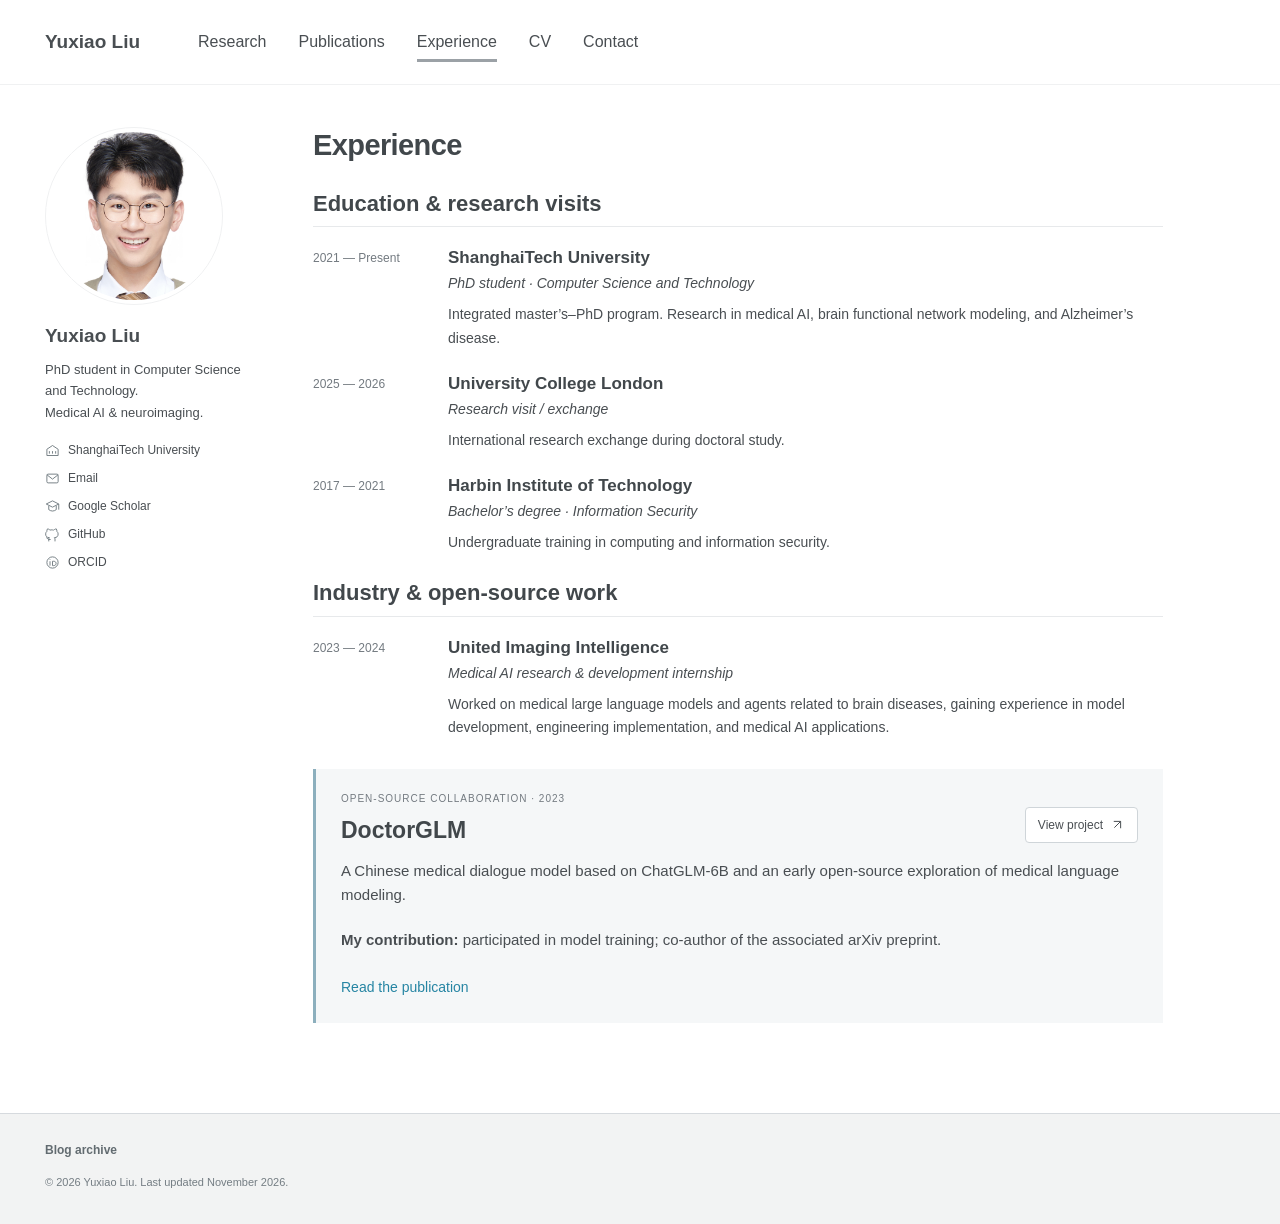
<file: experience.html>
<!doctype html><html lang="en"><head><meta charset="utf-8"><meta name="viewport" content="width=device-width,initial-scale=1"><title>Experience - Yuxiao Liu</title><meta name="description" content="Yuxiao Liu, PhD student at ShanghaiTech University. Research on medical AI, neuroimaging, Alzheimer's disease, and medical language models."><meta name="theme-color" content="#ffffff"><link rel="canonical" href="https://dasklarleo.github.io/experience.html"><meta property="og:title" content="Experience - Yuxiao Liu"><meta property="og:description" content="Medical AI, neuroimaging, and brain disease research at ShanghaiTech University."><meta property="og:url" content="https://dasklarleo.github.io/experience.html"><meta property="og:image" content="https://dasklarleo.github.io/assets/portrait.png"><meta property="og:type" content="website"><link rel="icon" type="image/svg+xml" href="assets/favicon.svg"><link rel="stylesheet" href="styles.css"><script defer src="app.js"></script><script type="application/ld+json">{"@context": "https://schema.org", "@type": "Person", "name": "Yuxiao Liu", "url": "https://dasklarleo.github.io/", "jobTitle": "PhD student", "affiliation": {"@type": "CollegeOrUniversity", "name": "ShanghaiTech University"}, "sameAs": ["https://github.com/dasklarleo", "https://scholar.google.com/citations?user=CFBirUoAAAAJ&hl=en", "https://orcid.org/0009-0003-8298-5420"]}</script></head><body><a class="skip" href="#main">Skip to content</a><header class="masthead"><div class="masthead-inner"><a class="site-title" href="index.html">Yuxiao Liu</a><button type="button" class="menu-toggle" aria-expanded="false" aria-controls="main-nav">Menu</button><nav id="main-nav" aria-label="Main navigation"><a href="research.html">Research</a><a href="publications.html">Publications</a><a aria-current="page" href="experience.html">Experience</a><a href="cv.html">CV</a><a href="contact.html">Contact</a></nav></div></header><div class="layout"><aside class="profile" aria-label="About Yuxiao Liu"><a class="avatar-link" href="index.html"><img class="avatar" src="assets/portrait.png" alt="Yuxiao Liu" width="180" height="180"></a><div class="profile-info"><h2><a href="index.html">Yuxiao Liu</a></h2><p class="profile-bio">PhD student in Computer Science and Technology.<br>Medical AI &amp; neuroimaging.</p><ul class="profile-links"><li><svg viewBox="0 0 24 24" fill="none" stroke="currentColor" stroke-width="1.5" aria-hidden="true"><path d="m3 10 9-6 9 6v10H3Z"/><path d="M7 13v4m5-4v4m5-4v4"/></svg><span>ShanghaiTech University</span></li><li><a href="mailto:liuyx7@shanghaitech.edu.cn"><svg viewBox="0 0 24 24" fill="none" stroke="currentColor" stroke-width="1.5" aria-hidden="true"><rect x="3" y="5" width="18" height="14" rx="2"/><path d="m3 6 9 7 9-7"/></svg><span>Email</span></a></li><li><a href="https://scholar.google.com/citations?user=CFBirUoAAAAJ&amp;hl=en" target="_blank" rel="noopener noreferrer"><svg viewBox="0 0 24 24" fill="none" stroke="currentColor" stroke-width="1.5" aria-hidden="true"><path d="m2 8 10-5 10 5-10 5Z"/><path d="M6 11v6c4 3 8 3 12 0v-6M22 8v9"/></svg><span>Google Scholar</span></a></li><li><a href="https://github.com/dasklarleo" target="_blank" rel="noopener noreferrer"><svg viewBox="0 0 24 24" fill="none" stroke="currentColor" stroke-width="1.5" aria-hidden="true"><path d="M9 20c-5 1-5-3-7-3m14 6v-4c0-1-1-2-1-2 4 0 6-2 6-6 0-2-1-3-2-4 0-1 0-3-1-4-2 0-4 2-4 2s-4-1-6 0c0 0-2-2-4-2-1 1-1 3-1 4-1 1-2 2-2 4 0 4 2 6 6 6 0 0-1 1-1 2v4"/></svg><span>GitHub</span></a></li><li><a href="https://orcid.org/0009-0003-8298-5420" target="_blank" rel="noopener noreferrer"><svg viewBox="0 0 24 24" fill="none" stroke="currentColor" stroke-width="1.5" aria-hidden="true"><circle cx="12" cy="12" r="9"/><path d="M8 10v7m0-10v1m4 2v7h2c5 0 5-7 0-7Z"/></svg><span>ORCID</span></a></li></ul></div></aside><main id="main" class="page-content"><section id="experience" class="section" aria-labelledby="experience-title"><div class="section-head"><h1 id="experience-title">Experience</h1></div><div class="experience-grid"><div><h3 class="subheading">Education &amp; research visits</h3><div class="timeline"><article class="timeline-item"><time>2021 — Present</time><h4>ShanghaiTech University</h4><p class="role">PhD student · Computer Science and Technology</p><p>Integrated master’s–PhD program. Research in medical AI, brain functional network modeling, and Alzheimer’s disease.</p></article><article class="timeline-item"><time>2025 — 2026</time><h4>University College London</h4><p class="role">Research visit / exchange</p><p>International research exchange during doctoral study.</p></article><article class="timeline-item"><time>2017 — 2021</time><h4>Harbin Institute of Technology</h4><p class="role">Bachelor’s degree · Information Security</p><p>Undergraduate training in computing and information security.</p></article></div></div><div><h3 class="subheading">Industry &amp; open-source work</h3><div class="timeline"><article class="timeline-item"><time>2023 — 2024</time><h4>United Imaging Intelligence</h4><p class="role">Medical AI research &amp; development internship</p><p>Worked on medical large language models and agents related to brain diseases, gaining experience in model development, engineering implementation, and medical AI applications.</p></article></div><article class="project" id="doctorglm"><div class="project-top"><div><p class="eyebrow">Open-source collaboration · 2023</p><h3>DoctorGLM</h3></div><a class="button" href="https://github.com/xionghonglin/DoctorGLM" target="_blank" rel="noopener noreferrer">View project <svg viewBox="0 0 24 24" fill="none" stroke="currentColor" stroke-width="1.6" aria-hidden="true"><path d="M7 17 17 7M6 7h11v11"/></svg></a></div><p>A Chinese medical dialogue model based on ChatGLM-6B and an early open-source exploration of medical language modeling.</p><p><strong>My contribution:</strong> participated in model training; co-author of the associated arXiv preprint.</p><a class="inline-link" href="publications.html#xiong2023doctorglm">Read the publication</a></article></div></div></section></main></div><footer class="page-footer"><div><a href="archives/">Blog archive</a><span>© 2026 Yuxiao Liu. Last updated November 2026.</span></div></footer><dialog id="citation-dialog" aria-labelledby="citation-title"><div class="dialog-top"><h2 id="citation-title">BibTeX citation</h2><button class="close-dialog" type="button" aria-label="Close citation dialog">×</button></div><pre class="citation-text" id="citation-text" tabindex="0"></pre><div class="dialog-actions"><button class="button primary" id="copy-citation" type="button">Copy BibTeX</button><button class="button" id="download-citation" type="button">Download .bib</button></div></dialog><div id="toast" class="toast" role="status" aria-live="polite" hidden></div><script id="citation-data" type="application/json">{"xu2026multiview": {"id": "xu2026multiview", "doi": "10.1109/TPAMI.2026.3736359", "year": 2026, "venue": "IEEE TPAMI", "journal": "IEEE Transactions on Pattern Analysis and Machine Intelligence", "type": "journal", "status": "accepted", "accepted_date": "2026-09-13", "author_role": "Co-author", "title": "Toward a Multi-View Brain Network Foundation Model: Cross-View Consistency Learning Across Arbitrary Atlases", "authors": ["Jiaxing Xu", "Jingying Ma", "Xin Lin", "Yuxiao Liu", "Kai He", "Qika Lin", "Yiping Ke", "Yang Li", "Dinggang Shen", "Mengling Feng"], "url": "https://doi.org/10.1109/TPAMI.2026.3736359", "preprint": "https://arxiv.org/abs/2603.20348", "summary": "MV-BrainFM learns transferable brain network representations across arbitrary atlases by combining anatomical distance priors with cross-view consistency pretraining. It supports both single-atlas and multi-atlas analysis.", "topic": "Brain network foundation models · Cross-view consistency · Transfer learning", "bibtex": "@article{xu2026multiview,\n  title = {Toward a Multi-View Brain Network Foundation Model: Cross-View Consistency Learning Across Arbitrary Atlases},\n  author = {Xu, Jiaxing and Ma, Jingying and Lin, Xin and Liu, Yuxiao and He, Kai and Lin, Qika and Ke, Yiping and Li, Yang and Shen, Dinggang and Feng, Mengling},\n  journal = {IEEE Transactions on Pattern Analysis and Machine Intelligence},\n  year = {2026},\n  doi = {10.1109/TPAMI.2026.3736359},\n  note = {Accepted for publication}\n}"}, "lin2026crossmodality": {"id": "lin2026crossmodality", "year": 2026, "venue": "IEEE TMI", "journal": "IEEE Transactions on Medical Imaging", "type": "journal", "status": "accepted", "author_role": "Co-first author", "equal_contribution": ["Xin Lin", "Yuxiao Liu", "Wenfei Yu"], "title": "Cross-modality Knowledge Transfer Between fMRI and EEG for Improved Single-modality Alzheimer’s Disease Diagnosis", "authors": ["Xin Lin", "Yuxiao Liu", "Wenfei Yu", "Jiaxing Xu", "Yulong Dou", "Weiqi Li", "Zhao Wu", "Jiafan Qin", "Xinyan Du", "Jingjing Lin", "Minhui Tan", "Yuanzhe He", "Feng Shi", "Yansu Guo", "Zhiming Cui", "Dinggang Shen"], "code": "https://github.com/yizhixiaolinya/Code-TMI2026_fMRI-EEG", "summary": "FE-KTNet combines complementary fMRI and EEG representations through bidirectional fusion, then transfers this knowledge to modality-specific models using feature alignment and distillation for single-modality Alzheimer’s disease diagnosis.", "topic": "Alzheimer’s disease · fMRI · EEG · Cross-modality knowledge transfer", "bibtex": "@article{lin2026crossmodality,\n  title = {Cross-modality Knowledge Transfer Between fMRI and EEG for Improved Single-modality Alzheimer’s Disease Diagnosis},\n  author = {Lin, Xin and Liu, Yuxiao and Yu, Wenfei and Xu, Jiaxing and Dou, Yulong and Li, Weiqi and Wu, Zhao and Qin, Jiafan and Du, Xinyan and Lin, Jingjing and Tan, Minhui and He, Yuanzhe and Shi, Feng and Guo, Yansu and Cui, Zhiming and Shen, Dinggang},\n  journal = {IEEE Transactions on Medical Imaging},\n  year = {2026},\n  note = {Accepted for publication; Xin Lin, Yuxiao Liu, and Wenfei Yu contributed equally}\n}"}, "liu2026hierarchical": {"id": "liu2026hierarchical", "doi": "10.1016/j.media.2026.104063", "year": 2026, "venue": "MedIA", "type": "journal", "summary": "A framework that combines hierarchical prompts and disease-specific prototypes to classify brain disorders at multiple diagnostic levels. Evaluated on 54,360 subjects across six multi-center datasets, this work studies how structured diagnostic knowledge can guide image representation learning.", "topic": "Hierarchical learning · Brain disorders", "link": "https://pubmed.ncbi.nlm.nih.gov/42013614/", "title": "A hierarchical prompt and prototype learning framework for brain disorder classification", "authors": ["Yuxiao Liu", "Kaicong Sun", "Yaping Wu", "Xin Lin", "Yan Bai", "Long Yang", "Weilin Zhou", "Haoyue Yuan", "Xintong Wu", "Yichu He", "Qingxia Wu", "Zengyang Che", "Yiqiang Zhan", "Sean Zhou", "Dijia Wu", "Feng Shi", "Meiyun Wang", "Dinggang Shen"], "url": "https://doi.org/10.1016/j.media.2026.104063", "bibtex": "@article{liu2026hierarchical,\n  title = {A hierarchical prompt and prototype learning framework for brain disorder classification},\n  author = {Liu, Yuxiao and Sun, Kaicong and Wu, Yaping and Lin, Xin and Bai, Yan and Yang, Long and Zhou, Weilin and Yuan, Haoyue and Wu, Xintong and He, Yichu and Wu, Qingxia and Che, Zengyang and Zhan, Yiqiang and Zhou, Sean and Wu, Dijia and Shi, Feng and Wang, Meiyun and Shen, Dinggang},\n  journal = {Medical Image Analysis},\n  year = {2026},\n  volume = {112},\n  pages = {104063},\n  doi = {10.1016/j.media.2026.104063}\n}", "author_role": "First author"}, "chatradio-valuer": {"id": "chatradio-valuer", "authors": ["Tianyang Zhong", "Wei Zhao", "Yutong Zhang", "Yi Pan", "Peixin Dong", "Zuowei Jiang", "Hanqi Jiang", "Yifan Zhou", "Xiaoyan Kui", "Youlan Shang", "Lin Zhao", "Li Yang", "Yaonai Wei", "Zhuoyi Li", "Jiadong Zhang", "Longtao Yang", "Hao Chen", "Huan Zhao", "Yuxiao Liu", "Ning Zhu", "Yiwei Li", "Yisong Wang", "Jiaqi Yao", "Jiaqi Wang", "Ying Zeng", "Lei He", "Chao Zheng", "Zhixue Zhang", "Ming Li", "Zhengliang Liu", "Haixing Dai", "Zihao Wu", "Shu Zhang", "Xiaoyan Cai", "Xintao Hu", "Shijie Zhao", "Xi Jiang", "Xin Zhang", "Wei Liu", "Xiang Li", "Lei Guo", "Dinggang Shen", "Junwei Han", "Tianming Liu", "Jun Liu", "Tuo Zhang"], "author_role": "Co-author", "author_position": 19, "year": 2026, "online_year": 2025, "venue": "IEEE TBME", "journal": "IEEE Transactions on Biomedical Engineering", "type": "journal", "status": "published", "volume": "73", "issue": "3", "pages": "1050-1061", "online_date": "2025-08-11", "title": "ChatRadio-Valuer: A Chat Large Language Model for Generalizable Radiology Impression Generation on Multi-Institution and Multi-System Data", "url": "https://doi.org/10.1109/TBME.2025.3597325", "doi": "10.1109/TBME.2025.3597325", "preprint": "https://arxiv.org/abs/2310.05242", "summary": "Adapts a language model for radiology impression generation and evaluates transfer across institutions and anatomical systems, with an emphasis on local hospital deployment.", "topic": "Radiology report generation", "bibtex": "@article{chatradio_valuer,\n  title = {ChatRadio-Valuer: A Chat Large Language Model for Generalizable Radiology Impression Generation on Multi-Institution and Multi-System Data},\n  author = {Tianyang Zhong and Wei Zhao and Yutong Zhang and Yi Pan and Peixin Dong and Zuowei Jiang and Hanqi Jiang and Yifan Zhou and Xiaoyan Kui and Youlan Shang and Lin Zhao and Li Yang and Yaonai Wei and Zhuoyi Li and Jiadong Zhang and Longtao Yang and Hao Chen and Huan Zhao and Yuxiao Liu and Ning Zhu and Yiwei Li and Yisong Wang and Jiaqi Yao and Jiaqi Wang and Ying Zeng and Lei He and Chao Zheng and Zhixue Zhang and Ming Li and Zhengliang Liu and Haixing Dai and Zihao Wu and Shu Zhang and Xiaoyan Cai and Xintao Hu and Shijie Zhao and Xi Jiang and Xin Zhang and Wei Liu and Xiang Li and Lei Guo and Dinggang Shen and Junwei Han and Tianming Liu and Jun Liu and Tuo Zhang},\n  year = {2026},\n  journal = {IEEE Transactions on Biomedical Engineering},\n  volume = {73},\n  number = {3},\n  pages = {1050--1061},\n  doi = {10.1109/TBME.2025.3597325},\n  url = {https://doi.org/10.1109/TBME.2025.3597325}\n}", "sources": ["https://doi.org/10.1109/TBME.2025.3597325", "https://ieeexplore.ieee.org/document/11122334/", "https://scholars.cityu.edu.hk/en/publications/chatradio-valuer-a-chat-large-language-model-for-generalizable-ra/", "https://arxiv.org/abs/2310.05242"], "verified_on": "2026-11-12"}, "generative-ai-lesion-report-review": {"id": "generative-ai-lesion-report-review", "authors": ["Kaicong Sun", "Yulin Wang", "Shijie Huang", "Yuxiao Liu", "Haoyuan Chen", "Zifeng Lian", "Minhui Tan", "Xin Lin", "Weilin Zhou", "Zhaoyu Qiu", "Xiaoye Li", "Mingyang Yu", "Dinggang Shen"], "author_role": "Co-first author", "author_position": 4, "equal_contribution": ["Kaicong Sun", "Yulin Wang", "Shijie Huang", "Yuxiao Liu"], "year": 2026, "venue": "Med-X", "journal": "Med-X", "type": "journal", "subtype": "review", "status": "published", "volume": "4", "issue": "1", "article_number": "5", "published_date": "2026-03-02", "title": "Review of generative AI for lesion localization and automatic report generation", "url": "https://doi.org/10.1007/s44258-026-00076-8", "doi": "10.1007/s44258-026-00076-8", "summary": "Reviews generative methods for lesion localization and lesion-aware report generation, connecting visual grounding, knowledge injection, and reasoning while surveying datasets, evaluation, and open challenges.", "topic": "Grounded medical report generation", "bibtex": "@article{generative_ai_lesion_report_review,\n  title = {Review of generative AI for lesion localization and automatic report generation},\n  author = {Kaicong Sun and Yulin Wang and Shijie Huang and Yuxiao Liu and Haoyuan Chen and Zifeng Lian and Minhui Tan and Xin Lin and Weilin Zhou and Zhaoyu Qiu and Xiaoye Li and Mingyang Yu and Dinggang Shen},\n  year = {2026},\n  journal = {Med-X},\n  volume = {4},\n  number = {1},\n  pages = {5},\n  doi = {10.1007/s44258-026-00076-8},\n  url = {https://doi.org/10.1007/s44258-026-00076-8}\n}", "sources": ["https://link.springer.com/article/10.1007/s44258-026-00076-8", "https://doi.org/10.1007/s44258-026-00076-8"], "verified_on": "2026-11-12"}, "cmd-ad-miccai-2026": {"id": "cmd-ad-miccai-2026", "title": "CMD-AD: Cross-Modality Distillation from fMRI-EEG for Single-Modality Alzheimer’s Disease Diagnosis", "authors": ["Xin Lin", "Yuxiao Liu", "Wenfei Yu", "Yulong Dou", "Weiqi Li", "Minhui Tan", "Yuanzhe He", "Zhiming Cui", "Dinggang Shen"], "author_role": "Co-first author", "author_position": 2, "equal_contribution": ["Xin Lin", "Yuxiao Liu", "Wenfei Yu"], "year": 2026, "conference_year": 2026, "publication_year": 2027, "venue": "MICCAI", "booktitle": "Medical Image Computing and Computer Assisted Intervention -- MICCAI 2026", "series": "Lecture Notes in Computer Science", "volume": "16886", "pages": "174–184", "type": "conference", "status": "published", "url": "https://link.springer.com/chapter/10.1007/978-3-032-38098-2_17", "doi": "10.1007/978-3-032-38098-2_17", "summary": "Transfers complementary fMRI and EEG connectivity representations into single-modality models through multiscale fusion and knowledge distillation for Alzheimer’s disease diagnosis.", "topic": "Brain networks and disease diagnosis", "bibtex": "@inproceedings{cmd_ad_miccai_2026,\n  author = {Lin, Xin and Liu, Yuxiao and Yu, Wenfei and Dou, Yulong and Li, Weiqi and Tan, Minhui and He, Yuanzhe and Cui, Zhiming and Shen, Dinggang},\n  title = {{CMD-AD: Cross-Modality Distillation from fMRI-EEG for Single-Modality Alzheimer's Disease Diagnosis}},\n  booktitle = {Medical Image Computing and Computer Assisted Intervention -- MICCAI 2026},\n  year = {2027},\n  series = {Lecture Notes in Computer Science},\n  volume = {16886},\n  pages = {174--184},\n  publisher = {Springer Nature Switzerland},\n  doi = {10.1007/978-3-032-38098-2_17},\n  url = {https://link.springer.com/chapter/10.1007/978-3-032-38098-2_17},\n  note = {Presented at MICCAI 2026; first online September 2026}\n}", "code": "https://github.com/yizhixiaolinya/Code-MICCAI2026_fMRI-EEG", "online_date": "2026-09-25", "open_access": "https://papers.miccai.org/miccai-2026/0175-Paper1174.html", "sources": ["https://link.springer.com/chapter/10.1007/978-3-032-38098-2_17", "https://papers.miccai.org/miccai-2026/0175-Paper1174.html", "https://papers.miccai.org/miccai-2026/paper/1174_paper.pdf", "https://citation-needed.springer.com/v2/references/10.1007/978-3-032-38098-2_17?flavour=citation&format=bibtex"], "verified_on": "2026-11-12"}, "unifcharm-miccai-2026": {"id": "unifcharm-miccai-2026", "title": "UniFCHarm: Unified Prompt-Guided Harmonization of fMRI Functional Connectivity Across Scanners and Atlases", "authors": ["Xin Lin", "Yuxiao Liu", "Yulin Wang", "Lin Teng", "Long Yang", "Shilun Zhao", "Kai Zhang", "Zhiming Cui", "Dinggang Shen"], "author_role": "Co-first author", "author_position": 2, "equal_contribution": ["Xin Lin", "Yuxiao Liu"], "year": 2026, "conference_year": 2026, "publication_year": 2027, "venue": "MICCAI", "booktitle": "Medical Image Computing and Computer Assisted Intervention -- MICCAI 2026", "series": "Lecture Notes in Computer Science", "volume": "16881", "pages": "611–622", "type": "conference", "status": "published", "url": "https://link.springer.com/chapter/10.1007/978-3-032-38072-2_58", "doi": "10.1007/978-3-032-38072-2_58", "summary": "Uses acquisition- and atlas-aware prompts to guide functional-connectivity harmonization, refining brain-network connections from subnetworks to individual regions.", "topic": "Brain networks and harmonization", "bibtex": "@inproceedings{unifcharm_miccai_2026,\n  author = {Lin, Xin and Liu, Yuxiao and Wang, Yulin and Teng, Lin and Yang, Long and Zhao, Shilun and Zhang, Kai and Cui, Zhiming and Shen, Dinggang},\n  title = {{UniFCHarm: Unified Prompt-Guided Harmonization of fMRI Functional Connectivity Across Scanners and Atlases}},\n  booktitle = {Medical Image Computing and Computer Assisted Intervention -- MICCAI 2026},\n  year = {2027},\n  series = {Lecture Notes in Computer Science},\n  volume = {16881},\n  pages = {611--622},\n  publisher = {Springer Nature Switzerland},\n  doi = {10.1007/978-3-032-38072-2_58},\n  url = {https://link.springer.com/chapter/10.1007/978-3-032-38072-2_58},\n  note = {Presented at MICCAI 2026; first online September 2026}\n}", "code": "https://github.com/yizhixiaolinya/Code-MICCAI2026_fMRI-Harm", "online_date": "2026-09-26", "open_access": "https://papers.miccai.org/miccai-2026/1109-Paper1169.html", "sources": ["https://link.springer.com/chapter/10.1007/978-3-032-38072-2_58", "https://papers.miccai.org/miccai-2026/1109-Paper1169.html", "https://papers.miccai.org/miccai-2026/paper/1169_paper.pdf", "https://citation-needed.springer.com/v2/references/10.1007/978-3-032-38072-2_58?flavour=citation&format=bibtex"], "verified_on": "2026-11-12"}, "unified-mri-harmonization-icassp-2026": {"id": "unified-mri-harmonization-icassp-2026", "title": "Unified MRI Harmonization with Parameter and Image-Style-Conditioned Multi-Modal Contrastive Constraints", "authors": ["Xin Lin", "Yulin Wang", "Yuxiao Liu", "Long Yang", "Shijie Huang", "Dinggang Shen"], "author_role": "Co-author", "author_position": 3, "year": 2026, "conference_year": 2026, "publication_year": 2026, "venue": "ICASSP", "booktitle": "ICASSP 2026 - 2026 IEEE International Conference on Acoustics, Speech and Signal Processing (ICASSP)", "pages": "6951–6955", "type": "conference", "status": "published", "url": "https://ieeexplore.ieee.org/document/11460841/", "doi": "10.1109/ICASSP55912.2026.11460841", "summary": "Studies MRI harmonization using acquisition-parameter and image-style conditioning with multimodal contrastive constraints.", "topic": "MRI harmonization", "bibtex": "@inproceedings{unified_mri_harmonization_icassp_2026,\n  author = {Lin, Xin and Wang, Yulin and Liu, Yuxiao and Yang, Long and Huang, Shijie and Shen, Dinggang},\n  title = {{Unified MRI Harmonization with Parameter and Image-Style-Conditioned Multi-Modal Contrastive Constraints}},\n  booktitle = {ICASSP 2026 - 2026 IEEE International Conference on Acoustics, Speech and Signal Processing (ICASSP)},\n  year = {2026},\n  pages = {6951--6955},\n  publisher = {IEEE},\n  doi = {10.1109/ICASSP55912.2026.11460841},\n  url = {https://ieeexplore.ieee.org/document/11460841/}\n}", "sources": ["https://www.cmsworkshops.com/ICASSP2026/view_paper.php?PaperNum=13644&bare=1", "https://www.cmsworkshops.com/ICASSP2026/goto_manuscript.php?pn=13644", "https://api.crossref.org/works/10.1109%2Ficassp55912.2026.11460841", "https://idea.bme.shanghaitech.edu.cn/14446/"], "verified_on": "2026-11-12"}, "brave-mlcn-2026": {"id": "brave-mlcn-2026", "title": "A Unified Brain MRI Reporting Framework Built on CoT-Guided VLM and Expert Models", "authors": ["Yuxiao Liu", "Xin Lin", "Yaping Wu", "Xintong Wu", "Yichu He", "Zhaoyu Qiu", "Qiankun Zheng", "Yan Bai", "Wei Wei", "Qingxia Wu", "Zengyang Che", "Dijia Wu", "Feng Shi", "Kaicong Sun", "Meiyun Wang", "Dinggang Shen"], "author_role": "Co-first author", "author_position": 1, "equal_contribution": ["Yuxiao Liu", "Xin Lin"], "year": 2026, "conference_year": 2026, "venue": "MLCN", "booktitle": "Medical Image Computing and Computer Assisted Intervention -- MICCAI 2026 Workshops and Challenges", "workshop": "Machine Learning in Clinical Neuroimaging (MLCN)", "series": "Lecture Notes in Computer Science", "volume": "17255", "type": "conference", "status": "accepted", "url": "https://papers.miccai.org/miccai-2026-sat/MLCN_2026_024.html", "summary": "Combines lesion-specific expert models with lesion-wise adjudication and verification before a vision-language model generates the final brain MRI report.", "topic": "Brain MRI report generation", "bibtex": "@inproceedings{brave_mlcn_2026,\n  author = {Liu, Yuxiao and Lin, Xin and Wu, Yaping and Wu, Xintong and He, Yichu and Qiu, Zhaoyu and Zheng, Qiankun and Bai, Yan and Wei, Wei and Wu, Qingxia and Che, Zengyang and Wu, Dijia and Shi, Feng and Sun, Kaicong and Wang, Meiyun and Shen, Dinggang},\n  title = {{A Unified Brain MRI Reporting Framework Built on CoT-Guided VLM and Expert Models}},\n  booktitle = {Medical Image Computing and Computer Assisted Intervention -- MICCAI 2026 Workshops and Challenges},\n  year = {2026},\n  note = {Accepted MLCN 2026 workshop paper; camera-ready version available from the MICCAI Society},\n  url = {https://papers.miccai.org/miccai-2026-sat/MLCN_2026_024.html}\n}", "subtype": "workshop", "sources": ["https://papers.miccai.org/miccai-2026-sat/MLCN_2026_024.html", "https://papers.miccai.org/miccai-2026-sat/paper/MLCN_2026_024.pdf"], "verified_on": "2026-11-12"}, "liu2025amyloid": {"id": "liu2025amyloid", "doi": "10.1109/TMI.2024.3525022", "year": 2025, "venue": "IEEE TMI", "type": "journal", "summary": "A framework for predicting amyloid-β deposition from functional MRI, combining representations from a pretrained language model with task-oriented brain network learning. The study connects functional connectivity with a pathology-related target in Alzheimer’s disease research.", "topic": "Alzheimer’s disease · Brain networks · LLMs", "title": "Amyloid-β Deposition Prediction With Large Language Model Driven and Task-Oriented Learning of Brain Functional Networks", "authors": ["Yuxiao Liu", "Mianxin Liu", "Yuanwang Zhang", "Yihui Guan", "Qihao Guo", "Fang Xie", "Dinggang Shen"], "url": "https://doi.org/10.1109/TMI.2024.3525022", "bibtex": "@article{liu2025amyloid,\n  title = {Amyloid-β Deposition Prediction With Large Language Model Driven and Task-Oriented Learning of Brain Functional Networks},\n  author = {Liu, Yuxiao and Liu, Mianxin and Zhang, Yuanwang and Guan, Yihui and Guo, Qihao and Xie, Fang and Shen, Dinggang},\n  journal = {IEEE Transactions on Medical Imaging},\n  year = {2025},\n  volume = {44},\n  number = {4},\n  pages = {1809--1820},\n  doi = {10.1109/TMI.2024.3525022}\n}", "author_role": "First author"}, "clip-medical-imaging-survey": {"id": "clip-medical-imaging-survey", "authors": ["Zihao Zhao", "Yuxiao Liu", "Han Wu", "Mei Wang", "Yonghao Li", "Sheng Wang", "Lin Teng", "Disheng Liu", "Zhiming Cui", "Qian Wang", "Dinggang Shen"], "author_role": "Co-first author", "author_position": 2, "equal_contribution": ["Zihao Zhao", "Yuxiao Liu", "Han Wu"], "year": 2025, "venue": "MedIA", "journal": "Medical Image Analysis", "type": "journal", "subtype": "review", "status": "published", "volume": "102", "article_number": "103551", "title": "CLIP in medical imaging: A survey", "url": "https://doi.org/10.1016/j.media.2025.103551", "doi": "10.1016/j.media.2025.103551", "preprint": "https://arxiv.org/abs/2312.07353", "code": "https://github.com/zhaozh10/Awesome-CLIP-in-Medical-Imaging", "code_label": "Project", "summary": "A survey of medical adaptations of CLIP pretraining and their use in classification, dense prediction, and cross-modal tasks, with discussion of data, alignment, and generalization challenges.", "topic": "Vision-language learning", "bibtex": "@article{clip_medical_imaging_survey,\n  title = {CLIP in medical imaging: A survey},\n  author = {Zihao Zhao and Yuxiao Liu and Han Wu and Mei Wang and Yonghao Li and Sheng Wang and Lin Teng and Disheng Liu and Zhiming Cui and Qian Wang and Dinggang Shen},\n  year = {2025},\n  journal = {Medical Image Analysis},\n  volume = {102},\n  pages = {103551},\n  doi = {10.1016/j.media.2025.103551},\n  url = {https://doi.org/10.1016/j.media.2025.103551}\n}", "sources": ["https://www.sciencedirect.com/science/article/pii/S1361841525000982", "https://doi.org/10.1016/j.media.2025.103551", "https://arxiv.org/html/2312.07353v6", "https://arxiv.org/abs/2312.07353"], "verified_on": "2026-11-12"}, "modality-flexible-alzheimer-diagnosis": {"id": "modality-flexible-alzheimer-diagnosis", "authors": ["Yuanwang Zhang", "Kaicong Sun", "Yuxiao Liu", "Fang Xie", "Qihao Guo", "Dinggang Shen"], "author_role": "Co-author", "author_position": 3, "year": 2025, "online_year": 2024, "venue": "IEEE JBHI", "journal": "IEEE Journal of Biomedical and Health Informatics", "type": "journal", "status": "published", "volume": "29", "issue": "1", "pages": "535-546", "online_date": "2024-10-01", "title": "A Modality-Flexible Framework for Alzheimer's Disease Diagnosis Following Clinical Routine", "url": "https://doi.org/10.1109/JBHI.2024.3472011", "doi": "10.1109/JBHI.2024.3472011", "summary": "A modality-flexible diagnosis framework follows the clinical progression from tabular screening to MRI and PET, combining available imaging and non-imaging information at each stage.", "topic": "Multimodal brain disorder diagnosis", "bibtex": "@article{modality_flexible_alzheimer_diagnosis,\n  title = {A Modality-Flexible Framework for Alzheimer's Disease Diagnosis Following Clinical Routine},\n  author = {Yuanwang Zhang and Kaicong Sun and Yuxiao Liu and Fang Xie and Qihao Guo and Dinggang Shen},\n  year = {2025},\n  journal = {IEEE Journal of Biomedical and Health Informatics},\n  volume = {29},\n  number = {1},\n  pages = {535--546},\n  doi = {10.1109/JBHI.2024.3472011},\n  url = {https://doi.org/10.1109/JBHI.2024.3472011}\n}", "sources": ["https://ieeexplore.ieee.org/abstract/document/10702472", "https://doi.org/10.1109/JBHI.2024.3472011"], "verified_on": "2026-11-12"}, "neuro-ams-miccai2025": {"id": "neuro-ams-miccai2025", "year": 2025, "venue": "MICCAI", "volume": "15974", "doi": "10.1007/978-3-032-05182-0_41", "booktitle": "Medical Image Computing and Computer Assisted Intervention -- MICCAI 2025", "summary": "Combines age-aware MRI features with disease-label semantics and medical knowledge embeddings through image-text alignment to support a shared classifier across multiple brain disorders.", "topic": "Medical vision-language learning", "title": "Neuro-AMS: Neuro-Informed Age-Aware and Medical Knowledge-Integrated Strategy for Diagnosis of Multiple Brain Disorders", "authors": ["Zhenguo Zhang", "Lin Teng", "Nan Zhao", "Yuxiao Liu", "Zhaoyu Qiu", "Zehao Weng", "Jinwei Kong", "Feng Shi", "Dinggang Shen"], "author_role": "Co-author", "author_position": 4, "type": "conference", "status": "published", "url": "https://doi.org/10.1007/978-3-032-05182-0_41", "pages": "418-427", "conference_year": 2025, "publication_year": 2026, "online_date": "2025-09-18", "bibtex": "@inproceedings{neuro_ams_miccai2025,\n  author = {Zhang, Zhenguo and Teng, Lin and Zhao, Nan and Liu, Yuxiao and Qiu, Zhaoyu and Weng, Zehao and Kong, Jinwei and Shi, Feng and Shen, Dinggang},\n  title = {Neuro-AMS: Neuro-Informed Age-Aware and Medical Knowledge-Integrated Strategy for Diagnosis of Multiple Brain Disorders},\n  booktitle = {Medical Image Computing and Computer Assisted Intervention -- MICCAI 2025},\n  year = {2026},\n  pages = {418--427},\n  publisher = {Springer Nature Switzerland},\n  series = {Lecture Notes in Computer Science},\n  volume = {15974},\n  doi = {10.1007/978-3-032-05182-0_41},\n  url = {https://doi.org/10.1007/978-3-032-05182-0_41},\n  note = {MICCAI 2025; first published online 2025-09-18}\n}", "sources": ["https://link.springer.com/chapter/10.1007/978-3-032-05182-0_41", "https://papers.miccai.org/miccai-2025/0634-Paper3514.html", "https://papers.miccai.org/miccai-2025/paper/3514_paper.pdf", "https://api.crossref.org/works/10.1007/978-3-032-05182-0_41", "https://citation-needed.springer.com/v2/references/10.1007/978-3-032-05182-0_41?flavour=citation&format=bibtex"], "verified_on": "2026-11-12"}, "multimodal-llms-medical-data-mining": {"id": "multimodal-llms-medical-data-mining", "authors": ["Yutong Zhang", "Yi Pan", "Tianyang Zhong", "Peixin Dong", "Kangni Xie", "Yuxiao Liu", "Hanqi Jiang", "Zihao Wu", "Zhengliang Liu", "Wei Zhao", "Wei Zhang", "Shijie Zhao", "Tuo Zhang", "Xi Jiang", "Dinggang Shen", "Tianming Liu", "Xin Zhang"], "author_role": "Co-author", "author_position": 6, "year": 2024, "venue": "Meta-Radiology", "journal": "Meta-Radiology", "type": "journal", "status": "published", "volume": "2", "issue": "4", "article_number": "100103", "title": "Potential of multimodal large language models for data mining of medical images and free-text reports", "url": "https://doi.org/10.1016/j.metrad.2024.100103", "doi": "10.1016/j.metrad.2024.100103", "preprint": "https://arxiv.org/abs/2407.05758", "summary": "Evaluates multimodal language models across medical image analysis and radiology report tasks, comparing task-dependent capabilities and limitations across diverse imaging categories.", "topic": "Medical multimodal evaluation", "bibtex": "@article{multimodal_llms_medical_data_mining,\n  title = {Potential of multimodal large language models for data mining of medical images and free-text reports},\n  author = {Yutong Zhang and Yi Pan and Tianyang Zhong and Peixin Dong and Kangni Xie and Yuxiao Liu and Hanqi Jiang and Zihao Wu and Zhengliang Liu and Wei Zhao and Wei Zhang and Shijie Zhao and Tuo Zhang and Xi Jiang and Dinggang Shen and Tianming Liu and Xin Zhang},\n  year = {2024},\n  journal = {Meta-Radiology},\n  volume = {2},\n  number = {4},\n  pages = {100103},\n  doi = {10.1016/j.metrad.2024.100103},\n  url = {https://doi.org/10.1016/j.metrad.2024.100103}\n}", "sources": ["https://doi.org/10.1016/j.metrad.2024.100103", "https://www.sciencedirect.com/science/article/pii/S2950162824000572", "https://arxiv.org/abs/2407.05758", "https://augusta.elsevierpure.com/p/en/research-outputs/potential-of-multimodal-large-language-models-for-data-mining-of-"], "verified_on": "2026-11-12"}, "graph-slc-miccai2024": {"id": "graph-slc-miccai2024", "year": 2024, "venue": "MICCAI", "volume": "15007", "doi": "10.1007/978-3-031-72104-5_5", "booktitle": "Medical Image Computing and Computer Assisted Intervention -- MICCAI 2024", "summary": "Learns subject-specific representations from incomplete multimodal imaging, using graph-based neighborhood preservation and diagnosis-oriented clustering for multiclass Alzheimer's disease classification.", "topic": "Multimodal neuroimaging", "title": "A Graph-Embedded Latent Space Learning and Clustering Framework for Incomplete Multimodal Multiclass Alzheimer’s Disease Diagnosis", "authors": ["Zaixin Ou", "Caiwen Jiang", "Yuxiao Liu", "Yuanwang Zhang", "Zhiming Cui", "Dinggang Shen"], "author_role": "Co-author", "author_position": 3, "type": "conference", "status": "published", "url": "https://doi.org/10.1007/978-3-031-72104-5_5", "pages": "45-55", "conference_year": 2024, "publication_year": 2024, "online_date": "2024-10-03", "bibtex": "@inproceedings{graph_slc_miccai2024,\n  author = {Ou, Zaixin and Jiang, Caiwen and Liu, Yuxiao and Zhang, Yuanwang and Cui, Zhiming and Shen, Dinggang},\n  title = {A Graph-Embedded Latent Space Learning and Clustering Framework for Incomplete Multimodal Multiclass Alzheimer’s Disease Diagnosis},\n  booktitle = {Medical Image Computing and Computer Assisted Intervention -- MICCAI 2024},\n  year = {2024},\n  pages = {45--55},\n  publisher = {Springer Nature Switzerland},\n  series = {Lecture Notes in Computer Science},\n  volume = {15007},\n  doi = {10.1007/978-3-031-72104-5_5},\n  url = {https://doi.org/10.1007/978-3-031-72104-5_5}\n}", "code": "https://github.com/Ouzaixin/Graph-SLC", "sources": ["https://link.springer.com/chapter/10.1007/978-3-031-72104-5_5", "https://papers.miccai.org/miccai-2024/017-Paper1165.html", "https://papers.miccai.org/miccai-2024/paper/1165_paper.pdf", "https://api.crossref.org/works/10.1007/978-3-031-72104-5_5", "https://citation-needed.springer.com/v2/references/10.1007/978-3-031-72104-5_5?flavour=citation&format=bibtex"], "verified_on": "2026-11-12"}, "progressive-ad-subtype-mlcn2024": {"id": "progressive-ad-subtype-mlcn2024", "year": 2024, "venue": "MLCN", "volume": "15266", "doi": "10.1007/978-3-031-78761-4_12", "booktitle": "Machine Learning in Clinical Neuroimaging", "summary": "A staged Alzheimer's disease subtype classifier combines clinical data and imaging, aligns early-stage features with later-stage modalities, and incorporates additional modalities as needed.", "topic": "Multimodal neuroimaging", "equal_contribution": ["Yuxiao Liu", "Mianxin Liu"], "title": "A Progressive Single-Modality to Multi-modality Classification Framework for Alzheimer’s Disease Sub-type Diagnosis", "authors": ["Yuxiao Liu", "Mianxin Liu", "Yuanwang Zhang", "Kaicong Sun", "Dinggang Shen"], "author_role": "Co-first author", "author_position": 1, "type": "conference", "status": "published", "url": "https://doi.org/10.1007/978-3-031-78761-4_12", "pages": "123-133", "conference_year": 2024, "publication_year": 2025, "online_date": "2024-12-06", "bibtex": "@inproceedings{progressive_ad_subtype_mlcn2024,\n  author = {Liu, Yuxiao and Liu, Mianxin and Zhang, Yuanwang and Sun, Kaicong and Shen, Dinggang},\n  title = {A Progressive Single-Modality to Multi-modality Classification Framework for Alzheimer’s Disease Sub-type Diagnosis},\n  booktitle = {Machine Learning in Clinical Neuroimaging},\n  year = {2025},\n  pages = {123--133},\n  publisher = {Springer Nature Switzerland},\n  series = {Lecture Notes in Computer Science},\n  volume = {15266},\n  doi = {10.1007/978-3-031-78761-4_12},\n  url = {https://doi.org/10.1007/978-3-031-78761-4_12},\n  note = {MLCN 2024 (MICCAI workshop); first published online 2024-12-06},\n  eprint = {2407.18466},\n  archivePrefix = {arXiv}\n}", "subtype": "workshop", "preprint": "https://arxiv.org/abs/2407.18466", "sources": ["https://link.springer.com/chapter/10.1007/978-3-031-78761-4_12", "https://arxiv.org/abs/2407.18466", "https://arxiv.org/pdf/2407.18466", "https://api.crossref.org/works/10.1007/978-3-031-78761-4_12", "https://citation-needed.springer.com/v2/references/10.1007/978-3-031-78761-4_12?flavour=citation&format=bibtex"], "verified_on": "2026-11-12"}, "liu2023meta": {"id": "liu2023meta", "doi": "10.1007/978-3-031-43993-3_10", "year": 2023, "venue": "MICCAI", "type": "conference", "summary": "An adaptive graph meta-learner that transfers connectivity-based models to new brain disorder tasks with limited training data. Evaluation on 4,114 fMRI samples examines how shared connectivity representations can support adaptation across disease datasets.", "topic": "Graph learning · Few-shot adaptation", "title": "Development and Fast Transferring of General Connectivity-Based Diagnosis Model to New Brain Disorders with Adaptive Graph Meta-Learner", "authors": ["Yuxiao Liu", "Mianxin Liu", "Yuanwang Zhang", "Dinggang Shen"], "url": "https://doi.org/10.1007/978-3-031-43993-3_10", "bibtex": "@inproceedings{liu2023meta,\n  title = {Development and Fast Transferring of General Connectivity-Based Diagnosis Model to New Brain Disorders with Adaptive Graph Meta-Learner},\n  author = {Liu, Yuxiao and Liu, Mianxin and Zhang, Yuanwang and Shen, Dinggang},\n  booktitle = {Medical Image Computing and Computer Assisted Intervention – MICCAI 2023},\n  year = {2023},\n  pages = {99--108},\n  doi = {10.1007/978-3-031-43993-3_10}\n}", "author_role": "First author"}, "liu2023hierarchical": {"id": "liu2023hierarchical", "doi": "10.1109/ISBI53787.2023.10230532", "year": 2023, "venue": "ISBI", "type": "conference", "summary": "Joint learning of disease-related low- and high-order functional connectivity networks from resting-state fMRI. Graph attention captures interactions beyond pairs of brain regions, supporting the identification of mild cognitive impairment.", "topic": "Functional connectivity · MCI · Graph attention", "talk": "https://rc.signalprocessingsociety.org/conferences/isbi-2023/spsisbi23vid0259", "title": "Learning Hierarchical-Order Functional Connectivity Networks for Mild Cognitive Impairment Diagnosis", "authors": ["Yuxiao Liu", "Mianxin Liu", "Yuanwang Zhang", "Dinggang Shen"], "url": "https://doi.org/10.1109/ISBI53787.2023.10230532", "bibtex": "@inproceedings{liu2023hierarchical,\n  title = {Learning Hierarchical-Order Functional Connectivity Networks for Mild Cognitive Impairment Diagnosis},\n  author = {Liu, Yuxiao and Liu, Mianxin and Zhang, Yuanwang and Shen, Dinggang},\n  booktitle = {2023 IEEE 20th International Symposium on Biomedical Imaging (ISBI)},\n  year = {2023},\n  pages = {1--5},\n  doi = {10.1109/ISBI53787.2023.10230532}\n}", "author_role": "First author"}, "xiong2023doctorglm": {"id": "xiong2023doctorglm", "year": 2023, "venue": "arXiv", "type": "preprint", "title": "DoctorGLM: Fine-tuning your Chinese Doctor is not a Herculean Task", "authors": ["Honglin Xiong", "Sheng Wang", "Yitao Zhu", "Zihao Zhao", "Yuxiao Liu", "Linlin Huang", "Qian Wang", "Dinggang Shen"], "url": "https://arxiv.org/abs/2304.01097", "summary": "An open-source effort to adapt ChatGLM-6B to Chinese medical dialogue. I contributed to model training in this early exploration of accessible, healthcare-focused language models.", "topic": "Medical language models · Open source", "code": "https://github.com/xionghonglin/DoctorGLM", "bibtex": "@article{xiong2023doctorglm,\n  title = {DoctorGLM: Fine-tuning your Chinese Doctor is not a Herculean Task},\n  author = {Xiong, Honglin and Wang, Sheng and Zhu, Yitao and Zhao, Zihao and Liu, Yuxiao and Huang, Linlin and Wang, Qian and Shen, Dinggang},\n  journal = {arXiv preprint arXiv:2304.01097},\n  year = {2023},\n  url = {https://arxiv.org/abs/2304.01097}\n}", "author_role": "Co-author"}, "evaluating-llms-radiology-nlp": {"id": "evaluating-llms-radiology-nlp", "authors": ["Zhengliang Liu", "Tianyang Zhong", "Yiwei Li", "Yutong Zhang", "Yi Pan", "Zihao Zhao", "Peixin Dong", "Chao Cao", "Yuxiao Liu", "Peng Shu", "Yaonai Wei", "Zihao Wu", "Chong Ma", "Jiaqi Wang", "Sheng Wang", "Mengyue Zhou", "Zuowei Jiang", "Chunlin Li", "Jason Holmes", "Shaochen Xu", "Lu Zhang", "Haixing Dai", "Kai Zhang", "Lin Zhao", "Yuanhao Chen", "Xu Liu", "Peilong Wang", "Junhao Chen", "Pingkun Yan", "Jun Liu", "Bao Ge", "Lichao Sun", "Dajiang Zhu", "Xiang Li", "Wei Liu", "Xiaoyan Cai", "Xintao Hu", "Xi Jiang", "Shu Zhang", "Xin Zhang", "Tuo Zhang", "Shijie Zhao", "Quanzheng Li", "Hongtu Zhu", "Dinggang Shen", "Tianming Liu"], "author_role": "Co-author", "author_position": 9, "year": 2023, "venue": "arXiv", "type": "preprint", "status": "preprint", "last_revised": "2025-11-26", "arxiv_id": "2307.13693", "title": "Evaluating Large Language Models for Radiology Natural Language Processing", "url": "https://arxiv.org/abs/2307.13693", "doi": "10.48550/arXiv.2307.13693", "preprint": "https://arxiv.org/abs/2307.13693", "summary": "Evaluates language models on generating radiology impressions from findings, examining their performance in a clinical text task and their strengths and limitations across English and Chinese models.", "topic": "Radiology language model evaluation", "bibtex": "@misc{evaluating_llms_radiology_nlp,\n  title = {Evaluating Large Language Models for Radiology Natural Language Processing},\n  author = {Zhengliang Liu and Tianyang Zhong and Yiwei Li and Yutong Zhang and Yi Pan and Zihao Zhao and Peixin Dong and Chao Cao and Yuxiao Liu and Peng Shu and Yaonai Wei and Zihao Wu and Chong Ma and Jiaqi Wang and Sheng Wang and Mengyue Zhou and Zuowei Jiang and Chunlin Li and Jason Holmes and Shaochen Xu and Lu Zhang and Haixing Dai and Kai Zhang and Lin Zhao and Yuanhao Chen and Xu Liu and Peilong Wang and Junhao Chen and Pingkun Yan and Jun Liu and Bao Ge and Lichao Sun and Dajiang Zhu and Xiang Li and Wei Liu and Xiaoyan Cai and Xintao Hu and Xi Jiang and Shu Zhang and Xin Zhang and Tuo Zhang and Shijie Zhao and Quanzheng Li and Hongtu Zhu and Dinggang Shen and Tianming Liu},\n  year = {2023},\n  eprint = {2307.13693},\n  archivePrefix = {arXiv},\n  primaryClass = {cs.CL},\n  doi = {10.48550/arXiv.2307.13693},\n  url = {https://arxiv.org/abs/2307.13693}\n}", "sources": ["https://arxiv.org/abs/2307.13693"], "verified_on": "2026-11-12"}, "transformer-multimodal-fusion-isbi2023": {"id": "transformer-multimodal-fusion-isbi2023", "year": 2023, "venue": "ISBI", "doi": "10.1109/ISBI53787.2023.10230577", "booktitle": "2023 IEEE 20th International Symposium on Biomedical Imaging (ISBI)", "summary": "Uses adversarial feature learning and cross-attention to combine structural MRI with FDG-PET for early Alzheimer's disease classification.", "topic": "Multimodal neuroimaging", "title": "Transformer-Based Multimodal Fusion for Early Diagnosis of Alzheimer's Disease Using Structural MRI And PET", "authors": ["Yuanwang Zhang", "Kaicong Sun", "Yuxiao Liu", "Dinggang Shen"], "author_role": "Co-author", "author_position": 3, "type": "conference", "status": "published", "url": "https://doi.org/10.1109/ISBI53787.2023.10230577", "pages": "1-5", "conference_year": 2023, "publication_year": 2023, "online_date": "2023-04-18", "bibtex": "@inproceedings{transformer_multimodal_fusion_isbi2023,\n  author = {Zhang, Yuanwang and Sun, Kaicong and Liu, Yuxiao and Shen, Dinggang},\n  title = {Transformer-Based Multimodal Fusion for Early Diagnosis of Alzheimer's Disease Using Structural MRI And PET},\n  booktitle = {2023 IEEE 20th International Symposium on Biomedical Imaging (ISBI)},\n  year = {2023},\n  pages = {1--5},\n  publisher = {IEEE},\n  doi = {10.1109/ISBI53787.2023.10230577},\n  url = {https://doi.org/10.1109/ISBI53787.2023.10230577}\n}", "sources": ["https://rc.signalprocessingsociety.org/conferences/isbi-2023/spsisbi23vid0322", "https://ieeexplore.ieee.org/document/10230577/", "https://api.crossref.org/works/10.1109/ISBI53787.2023.10230577"], "verified_on": "2026-11-12"}, "vector-quantized-guidance-mlmi2023": {"id": "vector-quantized-guidance-mlmi2023", "year": 2023, "venue": "MLMI", "volume": "14348", "doi": "10.1007/978-3-031-45673-2_40", "booktitle": "Machine Learning in Medical Imaging", "summary": "Uses vector-quantized representations and a transformer to infer diagnosis-oriented PET features from MRI, enabling PET-informed classification when only MRI is available at inference.", "topic": "Multimodal neuroimaging", "title": "Vector Quantized Multi-modal Guidance for Alzheimer’s Disease Diagnosis Based on Feature Imputation", "authors": ["Yuanwang Zhang", "Kaicong Sun", "Yuxiao Liu", "Zaixin Ou", "Dinggang Shen"], "author_role": "Co-author", "author_position": 3, "type": "conference", "status": "published", "url": "https://doi.org/10.1007/978-3-031-45673-2_40", "pages": "403-412", "conference_year": 2023, "publication_year": 2024, "online_date": "2023-10-15", "bibtex": "@inproceedings{vector_quantized_guidance_mlmi2023,\n  author = {Zhang, Yuanwang and Sun, Kaicong and Liu, Yuxiao and Ou, Zaixin and Shen, Dinggang},\n  title = {Vector Quantized Multi-modal Guidance for Alzheimer’s Disease Diagnosis Based on Feature Imputation},\n  booktitle = {Machine Learning in Medical Imaging},\n  year = {2024},\n  pages = {403--412},\n  publisher = {Springer Nature Switzerland},\n  series = {Lecture Notes in Computer Science},\n  volume = {14348},\n  doi = {10.1007/978-3-031-45673-2_40},\n  url = {https://doi.org/10.1007/978-3-031-45673-2_40},\n  note = {MLMI 2023 (MICCAI workshop); first published online 2023-10-15}\n}", "subtype": "workshop", "code": "https://github.com/Kateridge/VQ_AD_Diganosis", "sources": ["https://link.springer.com/chapter/10.1007/978-3-031-45673-2_40", "https://github.com/Kateridge/VQ_AD_Diganosis", "https://idea.bme.shanghaitech.edu.cn/14446/list.htm", "https://api.crossref.org/works/10.1007/978-3-031-45673-2_40", "https://citation-needed.springer.com/v2/references/10.1007/978-3-031-45673-2_40?flavour=citation&format=bibtex"], "verified_on": "2026-11-12"}}</script></body></html>
</file>
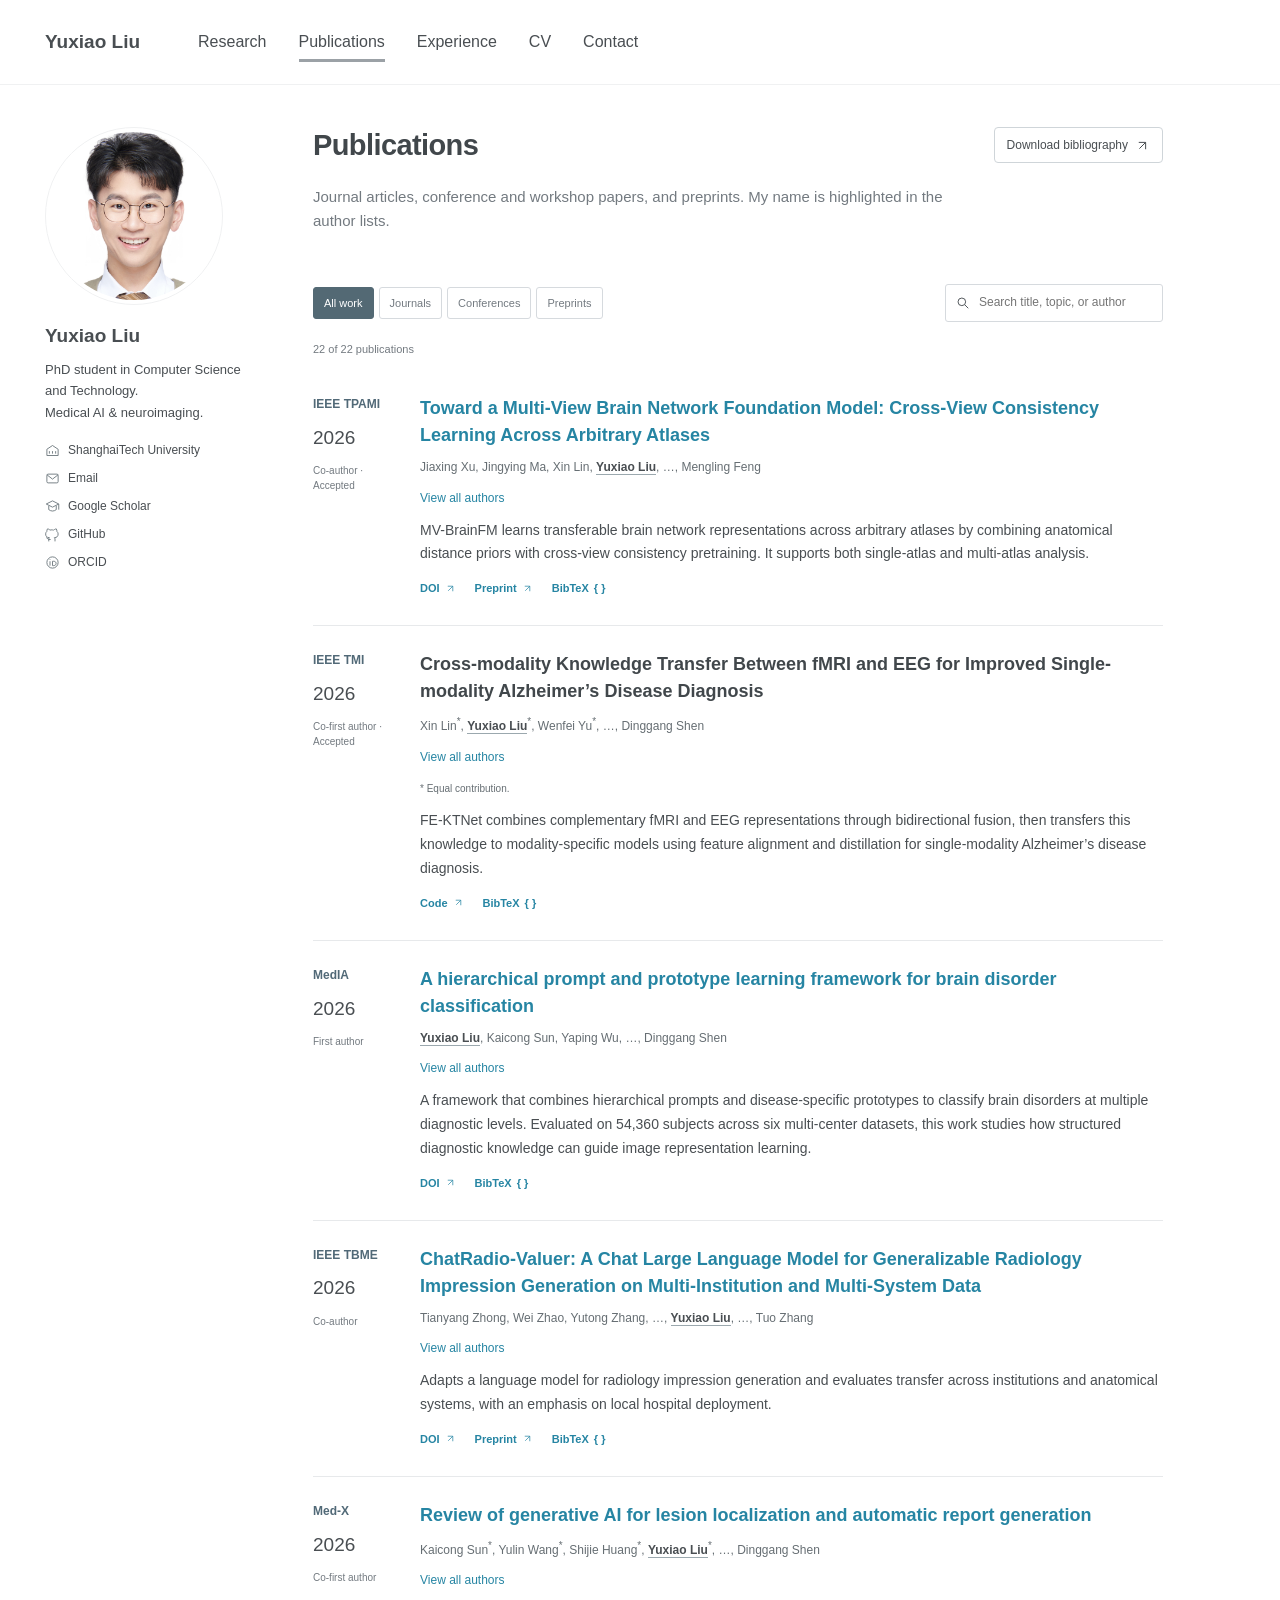
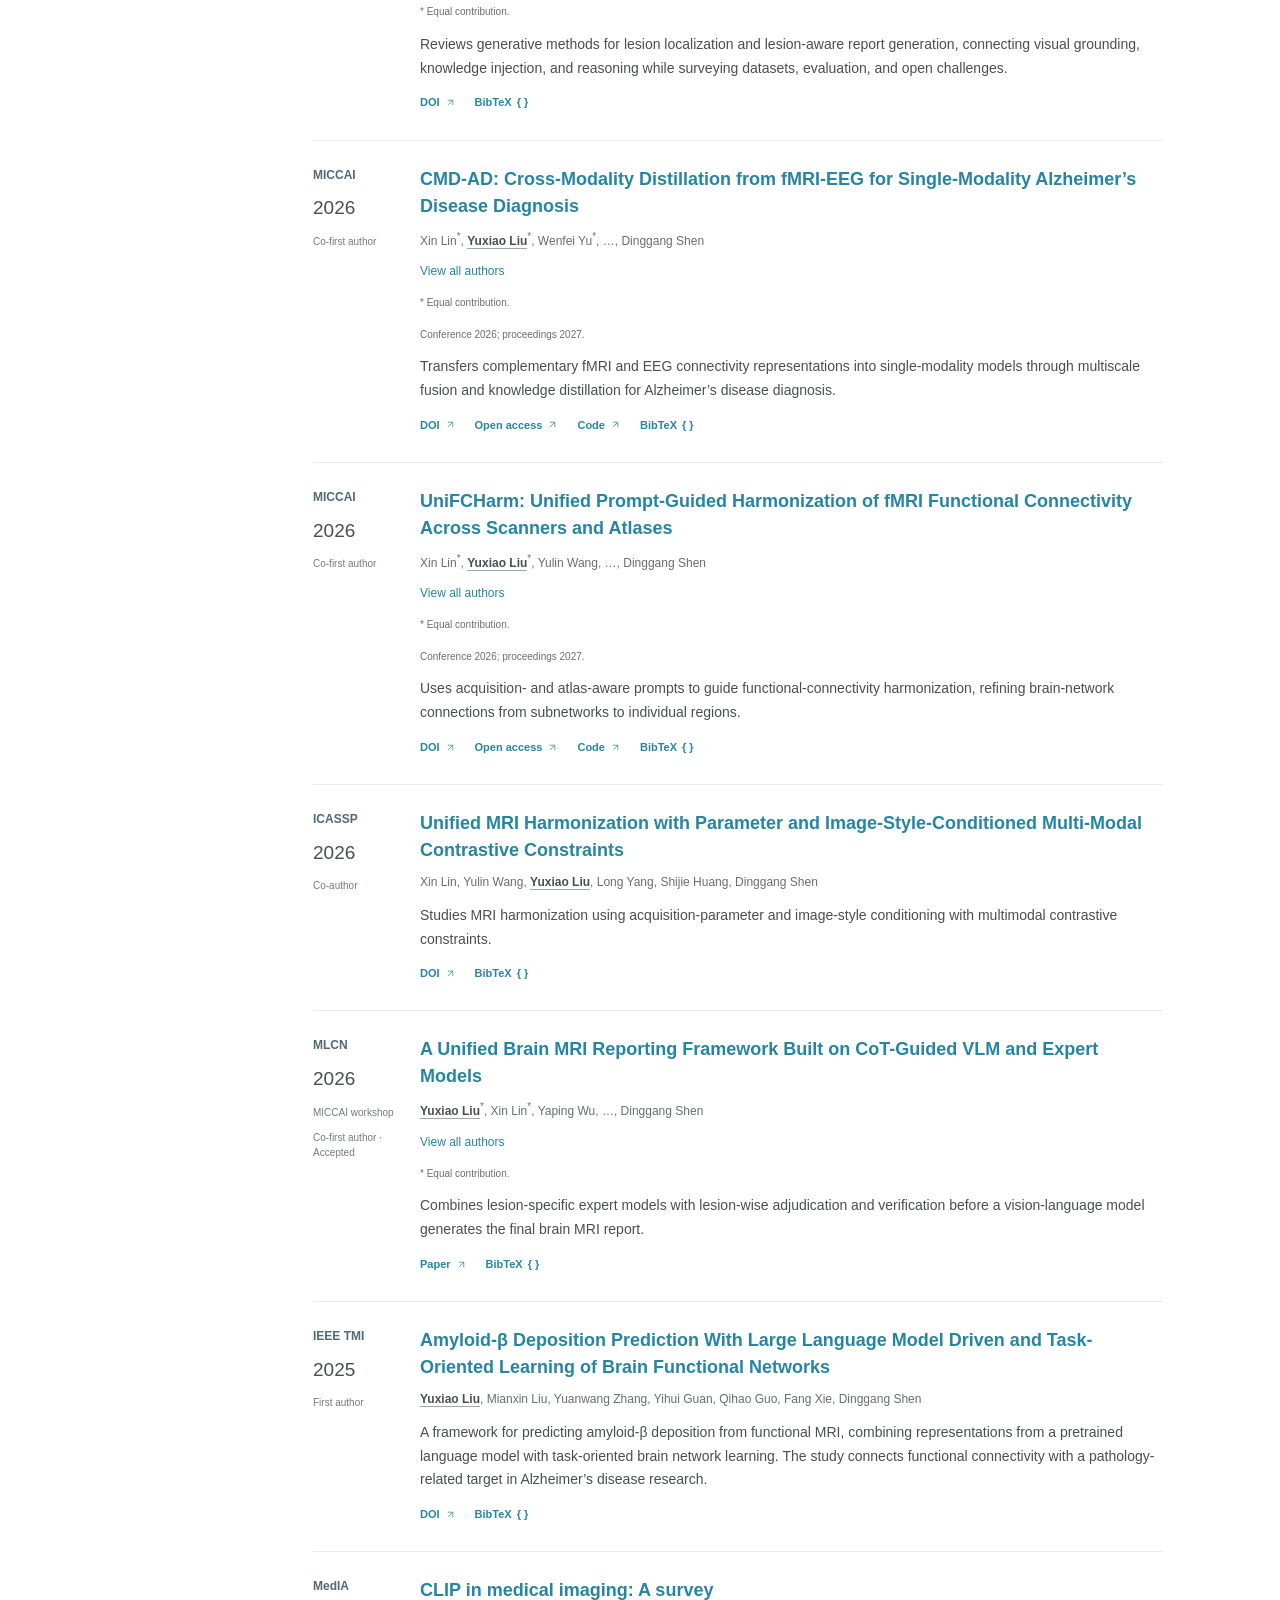
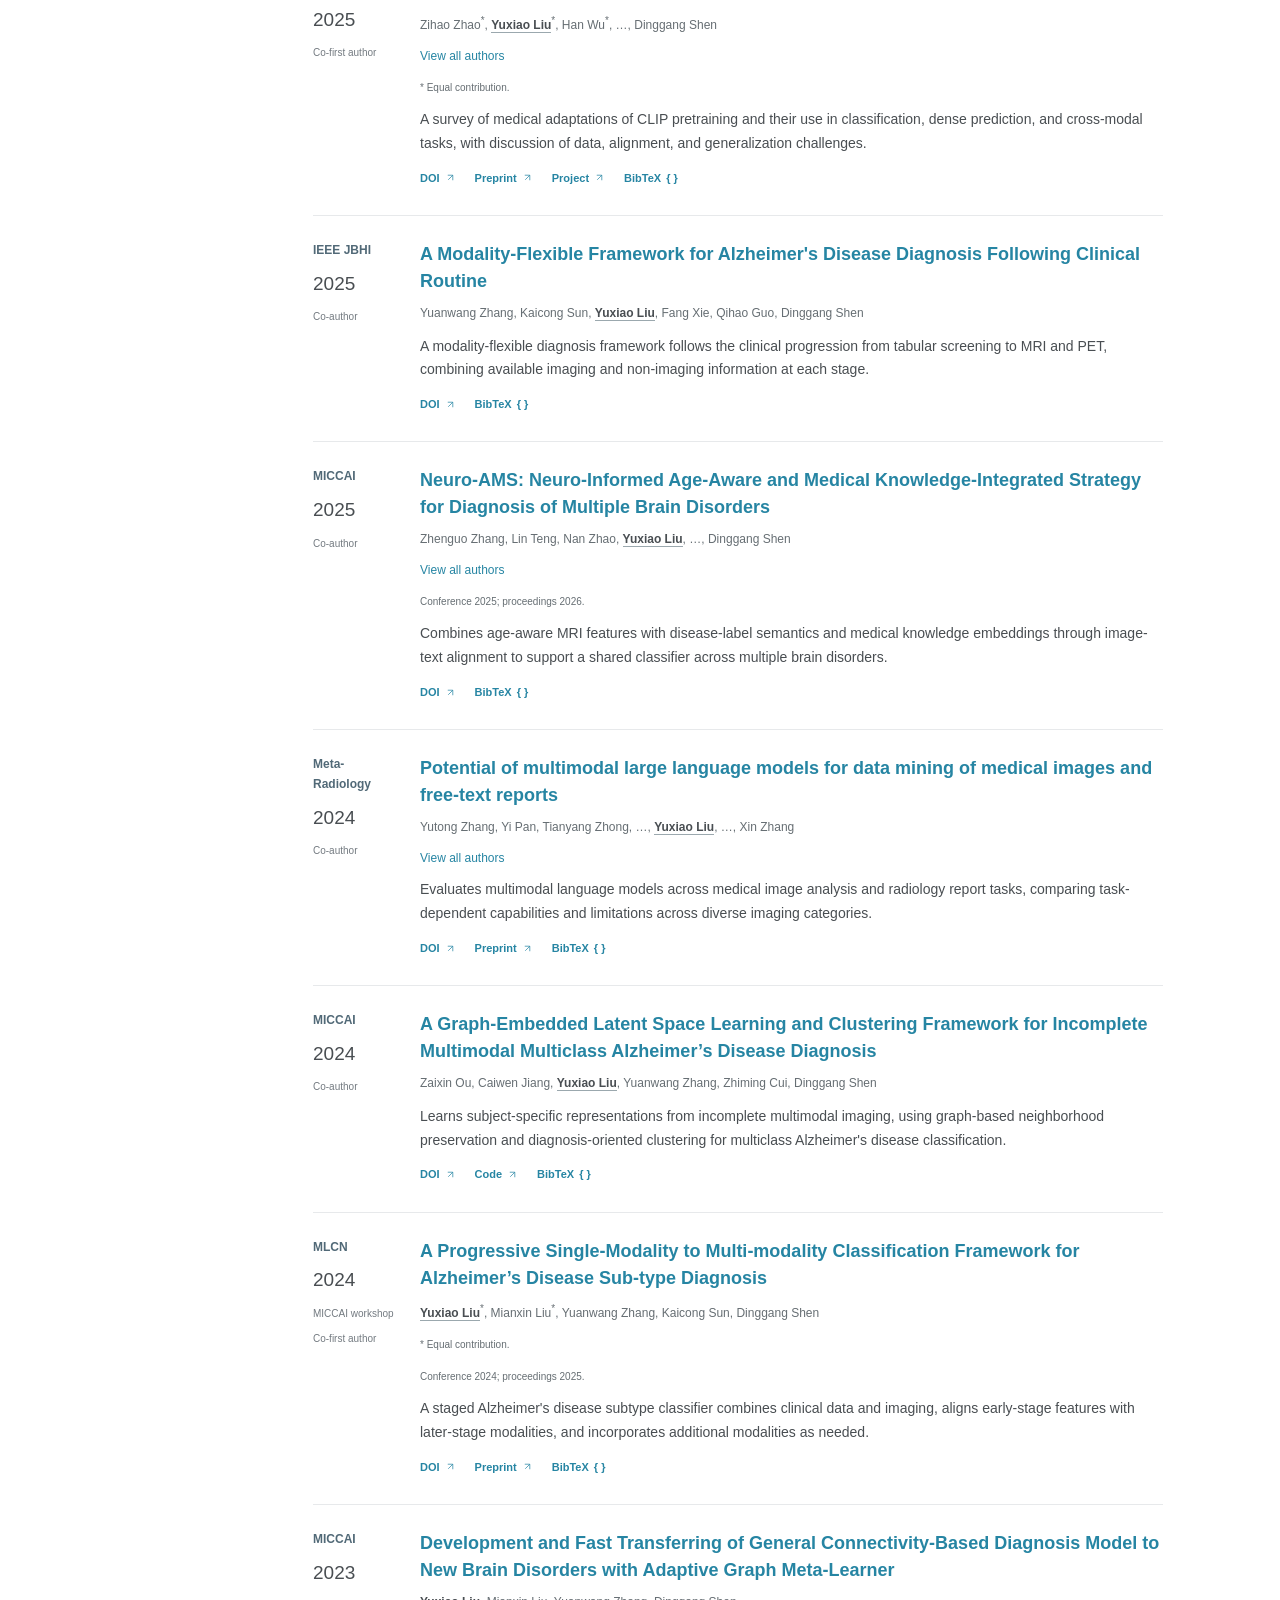
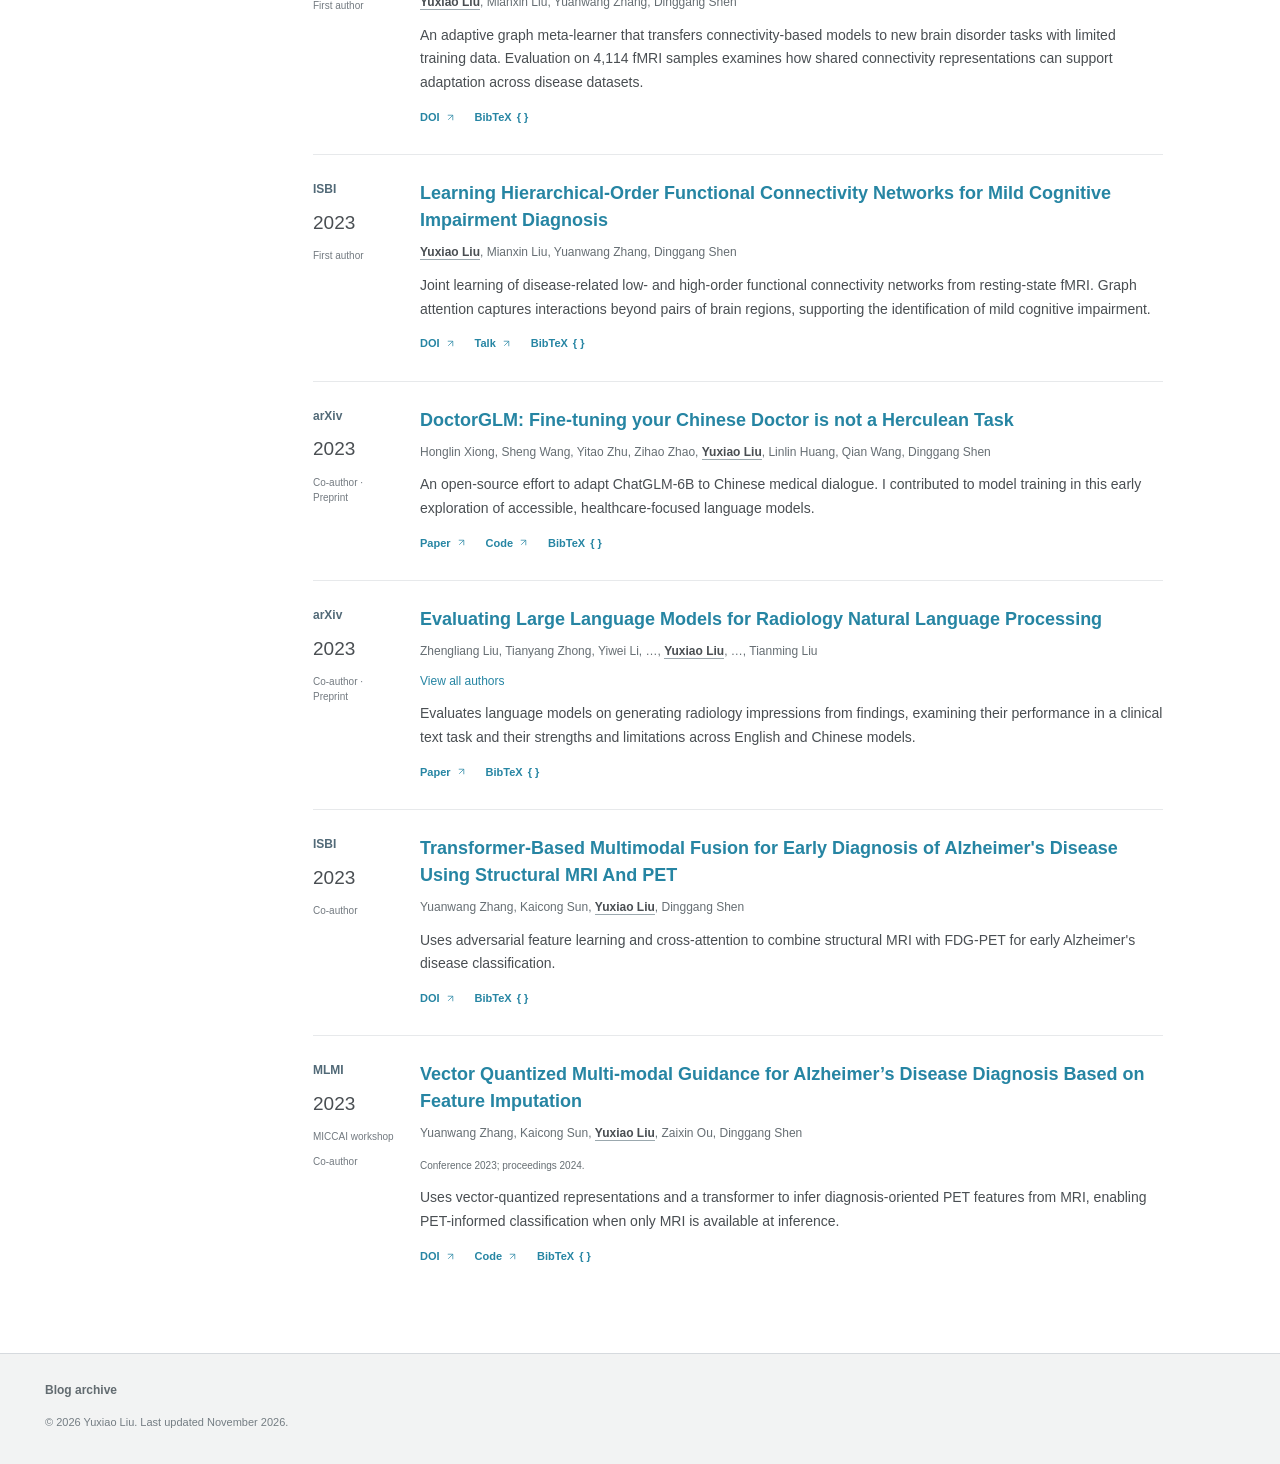
<file: publications.html>
<!doctype html><html lang="en"><head><meta charset="utf-8"><meta name="viewport" content="width=device-width,initial-scale=1"><title>Publications - Yuxiao Liu</title><meta name="description" content="Yuxiao Liu, PhD student at ShanghaiTech University. Research on medical AI, neuroimaging, Alzheimer's disease, and medical language models."><meta name="theme-color" content="#ffffff"><link rel="canonical" href="https://dasklarleo.github.io/publications.html"><meta property="og:title" content="Publications - Yuxiao Liu"><meta property="og:description" content="Medical AI, neuroimaging, and brain disease research at ShanghaiTech University."><meta property="og:url" content="https://dasklarleo.github.io/publications.html"><meta property="og:image" content="https://dasklarleo.github.io/assets/portrait.png"><meta property="og:type" content="website"><link rel="icon" type="image/svg+xml" href="assets/favicon.svg"><link rel="stylesheet" href="styles.css"><script defer src="app.js"></script><script type="application/ld+json">{"@context": "https://schema.org", "@type": "Person", "name": "Yuxiao Liu", "url": "https://dasklarleo.github.io/", "jobTitle": "PhD student", "affiliation": {"@type": "CollegeOrUniversity", "name": "ShanghaiTech University"}, "sameAs": ["https://github.com/dasklarleo", "https://scholar.google.com/citations?user=CFBirUoAAAAJ&hl=en", "https://orcid.org/0009-0003-8298-5420"]}</script></head><body><a class="skip" href="#main">Skip to content</a><header class="masthead"><div class="masthead-inner"><a class="site-title" href="index.html">Yuxiao Liu</a><button type="button" class="menu-toggle" aria-expanded="false" aria-controls="main-nav">Menu</button><nav id="main-nav" aria-label="Main navigation"><a href="research.html">Research</a><a aria-current="page" href="publications.html">Publications</a><a href="experience.html">Experience</a><a href="cv.html">CV</a><a href="contact.html">Contact</a></nav></div></header><div class="layout"><aside class="profile" aria-label="About Yuxiao Liu"><a class="avatar-link" href="index.html"><img class="avatar" src="assets/portrait.png" alt="Yuxiao Liu" width="180" height="180"></a><div class="profile-info"><h2><a href="index.html">Yuxiao Liu</a></h2><p class="profile-bio">PhD student in Computer Science and Technology.<br>Medical AI &amp; neuroimaging.</p><ul class="profile-links"><li><svg viewBox="0 0 24 24" fill="none" stroke="currentColor" stroke-width="1.5" aria-hidden="true"><path d="m3 10 9-6 9 6v10H3Z"/><path d="M7 13v4m5-4v4m5-4v4"/></svg><span>ShanghaiTech University</span></li><li><a href="mailto:liuyx7@shanghaitech.edu.cn"><svg viewBox="0 0 24 24" fill="none" stroke="currentColor" stroke-width="1.5" aria-hidden="true"><rect x="3" y="5" width="18" height="14" rx="2"/><path d="m3 6 9 7 9-7"/></svg><span>Email</span></a></li><li><a href="https://scholar.google.com/citations?user=CFBirUoAAAAJ&amp;hl=en" target="_blank" rel="noopener noreferrer"><svg viewBox="0 0 24 24" fill="none" stroke="currentColor" stroke-width="1.5" aria-hidden="true"><path d="m2 8 10-5 10 5-10 5Z"/><path d="M6 11v6c4 3 8 3 12 0v-6M22 8v9"/></svg><span>Google Scholar</span></a></li><li><a href="https://github.com/dasklarleo" target="_blank" rel="noopener noreferrer"><svg viewBox="0 0 24 24" fill="none" stroke="currentColor" stroke-width="1.5" aria-hidden="true"><path d="M9 20c-5 1-5-3-7-3m14 6v-4c0-1-1-2-1-2 4 0 6-2 6-6 0-2-1-3-2-4 0-1 0-3-1-4-2 0-4 2-4 2s-4-1-6 0c0 0-2-2-4-2-1 1-1 3-1 4-1 1-2 2-2 4 0 4 2 6 6 6 0 0-1 1-1 2v4"/></svg><span>GitHub</span></a></li><li><a href="https://orcid.org/0009-0003-8298-5420" target="_blank" rel="noopener noreferrer"><svg viewBox="0 0 24 24" fill="none" stroke="currentColor" stroke-width="1.5" aria-hidden="true"><circle cx="12" cy="12" r="9"/><path d="M8 10v7m0-10v1m4 2v7h2c5 0 5-7 0-7Z"/></svg><span>ORCID</span></a></li></ul></div></aside><main id="main" class="page-content"><section id="publications" class="section" aria-labelledby="publications-title"><div class="section-head split"><div><h1 id="publications-title">Publications</h1><p class="section-intro">Journal articles, conference and workshop papers, and preprints. My name is highlighted in the author lists.</p></div><a class="button" href="publications.bib" download>Download bibliography <svg viewBox="0 0 24 24" fill="none" stroke="currentColor" stroke-width="1.6" aria-hidden="true"><path d="M7 17 17 7M6 7h11v11"/></svg></a></div><div class="publication-controls js-only"><div class="filters" role="group" aria-label="Filter publications"><button class="filter" data-filter="all" aria-pressed="true" type="button">All work</button><button class="filter" data-filter="journal" aria-pressed="false" type="button">Journals</button><button class="filter" data-filter="conference" aria-pressed="false" type="button">Conferences</button><button class="filter" data-filter="preprint" aria-pressed="false" type="button">Preprints</button></div><label class="search"><svg viewBox="0 0 24 24" fill="none" stroke="currentColor" stroke-width="1.6" aria-hidden="true"><circle cx="10" cy="10" r="6.5"/><path d="m15 15 6 6"/></svg><input id="publication-search" type="search" aria-label="Search publications" placeholder="Search title, topic, or author"></label></div><p id="publication-count" class="publication-count js-only" role="status" aria-live="polite">22 of 22 publications</p><div id="publication-list"><article class="publication" id="xu2026multiview" data-type="journal">
    <div class="venue">IEEE TPAMI<span class="pub-year">2026</span><span class="paper-kind">Co-author · Accepted</span></div>
    <div><h3><a href="https://doi.org/10.1109/TPAMI.2026.3736359" target="_blank" rel="noopener noreferrer">Toward a Multi-View Brain Network Foundation Model: Cross-View Consistency Learning Across Arbitrary Atlases</a></h3>
    <p class="authors">Jiaxing Xu, Jingying Ma, Xin Lin, <strong>Yuxiao Liu</strong>, …, Mengling Feng</p><details class="all-authors"><summary>View all authors</summary><p>Jiaxing Xu, Jingying Ma, Xin Lin, <strong>Yuxiao Liu</strong>, Kai He, Qika Lin, Yiping Ke, Yang Li, Dinggang Shen, Mengling Feng</p></details><p class="pub-summary">MV-BrainFM learns transferable brain network representations across arbitrary atlases by combining anatomical distance priors with cross-view consistency pretraining. It supports both single-atlas and multi-atlas analysis.</p><div class="pub-links"><a href="https://doi.org/10.1109/TPAMI.2026.3736359" target="_blank" rel="noopener noreferrer">DOI <svg viewBox="0 0 24 24" fill="none" stroke="currentColor" stroke-width="1.6" aria-hidden="true"><path d="M7 17 17 7M6 7h11v11"/></svg></a><a href="https://arxiv.org/abs/2603.20348" target="_blank" rel="noopener noreferrer">Preprint <svg viewBox="0 0 24 24" fill="none" stroke="currentColor" stroke-width="1.6" aria-hidden="true"><path d="M7 17 17 7M6 7h11v11"/></svg></a><button class="js-only" type="button" data-cite="xu2026multiview" aria-label="Show BibTeX for Toward a Multi-View Brain Network Foundation Model: Cross-View Consistency Learning Across Arbitrary Atlases">BibTeX <span aria-hidden="true">{ }</span></button></div></div></article><article class="publication" id="lin2026crossmodality" data-type="journal">
    <div class="venue">IEEE TMI<span class="pub-year">2026</span><span class="paper-kind">Co-first author · Accepted</span></div>
    <div><h3>Cross-modality Knowledge Transfer Between fMRI and EEG for Improved Single-modality Alzheimer’s Disease Diagnosis</h3>
    <p class="authors">Xin Lin<sup>*</sup>, <strong>Yuxiao Liu</strong><sup>*</sup>, Wenfei Yu<sup>*</sup>, …, Dinggang Shen</p><details class="all-authors"><summary>View all authors</summary><p>Xin Lin<sup>*</sup>, <strong>Yuxiao Liu</strong><sup>*</sup>, Wenfei Yu<sup>*</sup>, Jiaxing Xu, Yulong Dou, Weiqi Li, Zhao Wu, Jiafan Qin, Xinyan Du, Jingjing Lin, Minhui Tan, Yuanzhe He, Feng Shi, Yansu Guo, Zhiming Cui, Dinggang Shen</p></details><p class="authors"><small>* Equal contribution.</small></p><p class="pub-summary">FE-KTNet combines complementary fMRI and EEG representations through bidirectional fusion, then transfers this knowledge to modality-specific models using feature alignment and distillation for single-modality Alzheimer’s disease diagnosis.</p><div class="pub-links"><a href="https://github.com/yizhixiaolinya/Code-TMI2026_fMRI-EEG" target="_blank" rel="noopener noreferrer">Code <svg viewBox="0 0 24 24" fill="none" stroke="currentColor" stroke-width="1.6" aria-hidden="true"><path d="M7 17 17 7M6 7h11v11"/></svg></a><button class="js-only" type="button" data-cite="lin2026crossmodality" aria-label="Show BibTeX for Cross-modality Knowledge Transfer Between fMRI and EEG for Improved Single-modality Alzheimer’s Disease Diagnosis">BibTeX <span aria-hidden="true">{ }</span></button></div></div></article><article class="publication" id="liu2026hierarchical" data-type="journal">
    <div class="venue">MedIA<span class="pub-year">2026</span><span class="paper-kind">First author</span></div>
    <div><h3><a href="https://doi.org/10.1016/j.media.2026.104063" target="_blank" rel="noopener noreferrer">A hierarchical prompt and prototype learning framework for brain disorder classification</a></h3>
    <p class="authors"><strong>Yuxiao Liu</strong>, Kaicong Sun, Yaping Wu, …, Dinggang Shen</p><details class="all-authors"><summary>View all authors</summary><p><strong>Yuxiao Liu</strong>, Kaicong Sun, Yaping Wu, Xin Lin, Yan Bai, Long Yang, Weilin Zhou, Haoyue Yuan, Xintong Wu, Yichu He, Qingxia Wu, Zengyang Che, Yiqiang Zhan, Sean Zhou, Dijia Wu, Feng Shi, Meiyun Wang, Dinggang Shen</p></details><p class="pub-summary">A framework that combines hierarchical prompts and disease-specific prototypes to classify brain disorders at multiple diagnostic levels. Evaluated on 54,360 subjects across six multi-center datasets, this work studies how structured diagnostic knowledge can guide image representation learning.</p><div class="pub-links"><a href="https://doi.org/10.1016/j.media.2026.104063" target="_blank" rel="noopener noreferrer">DOI <svg viewBox="0 0 24 24" fill="none" stroke="currentColor" stroke-width="1.6" aria-hidden="true"><path d="M7 17 17 7M6 7h11v11"/></svg></a><button class="js-only" type="button" data-cite="liu2026hierarchical" aria-label="Show BibTeX for A hierarchical prompt and prototype learning framework for brain disorder classification">BibTeX <span aria-hidden="true">{ }</span></button></div></div></article><article class="publication" id="chatradio-valuer" data-type="journal">
    <div class="venue">IEEE TBME<span class="pub-year">2026</span><span class="paper-kind">Co-author</span></div>
    <div><h3><a href="https://doi.org/10.1109/TBME.2025.3597325" target="_blank" rel="noopener noreferrer">ChatRadio-Valuer: A Chat Large Language Model for Generalizable Radiology Impression Generation on Multi-Institution and Multi-System Data</a></h3>
    <p class="authors">Tianyang Zhong, Wei Zhao, Yutong Zhang, …, <strong>Yuxiao Liu</strong>, …, Tuo Zhang</p><details class="all-authors"><summary>View all authors</summary><p>Tianyang Zhong, Wei Zhao, Yutong Zhang, Yi Pan, Peixin Dong, Zuowei Jiang, Hanqi Jiang, Yifan Zhou, Xiaoyan Kui, Youlan Shang, Lin Zhao, Li Yang, Yaonai Wei, Zhuoyi Li, Jiadong Zhang, Longtao Yang, Hao Chen, Huan Zhao, <strong>Yuxiao Liu</strong>, Ning Zhu, Yiwei Li, Yisong Wang, Jiaqi Yao, Jiaqi Wang, Ying Zeng, Lei He, Chao Zheng, Zhixue Zhang, Ming Li, Zhengliang Liu, Haixing Dai, Zihao Wu, Shu Zhang, Xiaoyan Cai, Xintao Hu, Shijie Zhao, Xi Jiang, Xin Zhang, Wei Liu, Xiang Li, Lei Guo, Dinggang Shen, Junwei Han, Tianming Liu, Jun Liu, Tuo Zhang</p></details><p class="pub-summary">Adapts a language model for radiology impression generation and evaluates transfer across institutions and anatomical systems, with an emphasis on local hospital deployment.</p><div class="pub-links"><a href="https://doi.org/10.1109/TBME.2025.3597325" target="_blank" rel="noopener noreferrer">DOI <svg viewBox="0 0 24 24" fill="none" stroke="currentColor" stroke-width="1.6" aria-hidden="true"><path d="M7 17 17 7M6 7h11v11"/></svg></a><a href="https://arxiv.org/abs/2310.05242" target="_blank" rel="noopener noreferrer">Preprint <svg viewBox="0 0 24 24" fill="none" stroke="currentColor" stroke-width="1.6" aria-hidden="true"><path d="M7 17 17 7M6 7h11v11"/></svg></a><button class="js-only" type="button" data-cite="chatradio-valuer" aria-label="Show BibTeX for ChatRadio-Valuer: A Chat Large Language Model for Generalizable Radiology Impression Generation on Multi-Institution and Multi-System Data">BibTeX <span aria-hidden="true">{ }</span></button></div></div></article><article class="publication" id="generative-ai-lesion-report-review" data-type="journal">
    <div class="venue">Med-X<span class="pub-year">2026</span><span class="paper-kind">Co-first author</span></div>
    <div><h3><a href="https://doi.org/10.1007/s44258-026-00076-8" target="_blank" rel="noopener noreferrer">Review of generative AI for lesion localization and automatic report generation</a></h3>
    <p class="authors">Kaicong Sun<sup>*</sup>, Yulin Wang<sup>*</sup>, Shijie Huang<sup>*</sup>, <strong>Yuxiao Liu</strong><sup>*</sup>, …, Dinggang Shen</p><details class="all-authors"><summary>View all authors</summary><p>Kaicong Sun<sup>*</sup>, Yulin Wang<sup>*</sup>, Shijie Huang<sup>*</sup>, <strong>Yuxiao Liu</strong><sup>*</sup>, Haoyuan Chen, Zifeng Lian, Minhui Tan, Xin Lin, Weilin Zhou, Zhaoyu Qiu, Xiaoye Li, Mingyang Yu, Dinggang Shen</p></details><p class="authors"><small>* Equal contribution.</small></p><p class="pub-summary">Reviews generative methods for lesion localization and lesion-aware report generation, connecting visual grounding, knowledge injection, and reasoning while surveying datasets, evaluation, and open challenges.</p><div class="pub-links"><a href="https://doi.org/10.1007/s44258-026-00076-8" target="_blank" rel="noopener noreferrer">DOI <svg viewBox="0 0 24 24" fill="none" stroke="currentColor" stroke-width="1.6" aria-hidden="true"><path d="M7 17 17 7M6 7h11v11"/></svg></a><button class="js-only" type="button" data-cite="generative-ai-lesion-report-review" aria-label="Show BibTeX for Review of generative AI for lesion localization and automatic report generation">BibTeX <span aria-hidden="true">{ }</span></button></div></div></article><article class="publication" id="cmd-ad-miccai-2026" data-type="conference">
    <div class="venue">MICCAI<span class="pub-year">2026</span><span class="paper-kind">Co-first author</span></div>
    <div><h3><a href="https://link.springer.com/chapter/10.1007/978-3-032-38098-2_17" target="_blank" rel="noopener noreferrer">CMD-AD: Cross-Modality Distillation from fMRI-EEG for Single-Modality Alzheimer’s Disease Diagnosis</a></h3>
    <p class="authors">Xin Lin<sup>*</sup>, <strong>Yuxiao Liu</strong><sup>*</sup>, Wenfei Yu<sup>*</sup>, …, Dinggang Shen</p><details class="all-authors"><summary>View all authors</summary><p>Xin Lin<sup>*</sup>, <strong>Yuxiao Liu</strong><sup>*</sup>, Wenfei Yu<sup>*</sup>, Yulong Dou, Weiqi Li, Minhui Tan, Yuanzhe He, Zhiming Cui, Dinggang Shen</p></details><p class="authors"><small>* Equal contribution.</small></p><p class="authors"><small>Conference 2026; proceedings 2027.</small></p><p class="pub-summary">Transfers complementary fMRI and EEG connectivity representations into single-modality models through multiscale fusion and knowledge distillation for Alzheimer’s disease diagnosis.</p><div class="pub-links"><a href="https://link.springer.com/chapter/10.1007/978-3-032-38098-2_17" target="_blank" rel="noopener noreferrer">DOI <svg viewBox="0 0 24 24" fill="none" stroke="currentColor" stroke-width="1.6" aria-hidden="true"><path d="M7 17 17 7M6 7h11v11"/></svg></a><a href="https://papers.miccai.org/miccai-2026/0175-Paper1174.html" target="_blank" rel="noopener noreferrer">Open access <svg viewBox="0 0 24 24" fill="none" stroke="currentColor" stroke-width="1.6" aria-hidden="true"><path d="M7 17 17 7M6 7h11v11"/></svg></a><a href="https://github.com/yizhixiaolinya/Code-MICCAI2026_fMRI-EEG" target="_blank" rel="noopener noreferrer">Code <svg viewBox="0 0 24 24" fill="none" stroke="currentColor" stroke-width="1.6" aria-hidden="true"><path d="M7 17 17 7M6 7h11v11"/></svg></a><button class="js-only" type="button" data-cite="cmd-ad-miccai-2026" aria-label="Show BibTeX for CMD-AD: Cross-Modality Distillation from fMRI-EEG for Single-Modality Alzheimer’s Disease Diagnosis">BibTeX <span aria-hidden="true">{ }</span></button></div></div></article><article class="publication" id="unifcharm-miccai-2026" data-type="conference">
    <div class="venue">MICCAI<span class="pub-year">2026</span><span class="paper-kind">Co-first author</span></div>
    <div><h3><a href="https://link.springer.com/chapter/10.1007/978-3-032-38072-2_58" target="_blank" rel="noopener noreferrer">UniFCHarm: Unified Prompt-Guided Harmonization of fMRI Functional Connectivity Across Scanners and Atlases</a></h3>
    <p class="authors">Xin Lin<sup>*</sup>, <strong>Yuxiao Liu</strong><sup>*</sup>, Yulin Wang, …, Dinggang Shen</p><details class="all-authors"><summary>View all authors</summary><p>Xin Lin<sup>*</sup>, <strong>Yuxiao Liu</strong><sup>*</sup>, Yulin Wang, Lin Teng, Long Yang, Shilun Zhao, Kai Zhang, Zhiming Cui, Dinggang Shen</p></details><p class="authors"><small>* Equal contribution.</small></p><p class="authors"><small>Conference 2026; proceedings 2027.</small></p><p class="pub-summary">Uses acquisition- and atlas-aware prompts to guide functional-connectivity harmonization, refining brain-network connections from subnetworks to individual regions.</p><div class="pub-links"><a href="https://link.springer.com/chapter/10.1007/978-3-032-38072-2_58" target="_blank" rel="noopener noreferrer">DOI <svg viewBox="0 0 24 24" fill="none" stroke="currentColor" stroke-width="1.6" aria-hidden="true"><path d="M7 17 17 7M6 7h11v11"/></svg></a><a href="https://papers.miccai.org/miccai-2026/1109-Paper1169.html" target="_blank" rel="noopener noreferrer">Open access <svg viewBox="0 0 24 24" fill="none" stroke="currentColor" stroke-width="1.6" aria-hidden="true"><path d="M7 17 17 7M6 7h11v11"/></svg></a><a href="https://github.com/yizhixiaolinya/Code-MICCAI2026_fMRI-Harm" target="_blank" rel="noopener noreferrer">Code <svg viewBox="0 0 24 24" fill="none" stroke="currentColor" stroke-width="1.6" aria-hidden="true"><path d="M7 17 17 7M6 7h11v11"/></svg></a><button class="js-only" type="button" data-cite="unifcharm-miccai-2026" aria-label="Show BibTeX for UniFCHarm: Unified Prompt-Guided Harmonization of fMRI Functional Connectivity Across Scanners and Atlases">BibTeX <span aria-hidden="true">{ }</span></button></div></div></article><article class="publication" id="unified-mri-harmonization-icassp-2026" data-type="conference">
    <div class="venue">ICASSP<span class="pub-year">2026</span><span class="paper-kind">Co-author</span></div>
    <div><h3><a href="https://ieeexplore.ieee.org/document/11460841/" target="_blank" rel="noopener noreferrer">Unified MRI Harmonization with Parameter and Image-Style-Conditioned Multi-Modal Contrastive Constraints</a></h3>
    <p class="authors">Xin Lin, Yulin Wang, <strong>Yuxiao Liu</strong>, Long Yang, Shijie Huang, Dinggang Shen</p><p class="pub-summary">Studies MRI harmonization using acquisition-parameter and image-style conditioning with multimodal contrastive constraints.</p><div class="pub-links"><a href="https://ieeexplore.ieee.org/document/11460841/" target="_blank" rel="noopener noreferrer">DOI <svg viewBox="0 0 24 24" fill="none" stroke="currentColor" stroke-width="1.6" aria-hidden="true"><path d="M7 17 17 7M6 7h11v11"/></svg></a><button class="js-only" type="button" data-cite="unified-mri-harmonization-icassp-2026" aria-label="Show BibTeX for Unified MRI Harmonization with Parameter and Image-Style-Conditioned Multi-Modal Contrastive Constraints">BibTeX <span aria-hidden="true">{ }</span></button></div></div></article><article class="publication" id="brave-mlcn-2026" data-type="conference">
    <div class="venue">MLCN<span class="pub-year">2026</span><span class="paper-kind">MICCAI workshop</span><span class="paper-kind">Co-first author · Accepted</span></div>
    <div><h3><a href="https://papers.miccai.org/miccai-2026-sat/MLCN_2026_024.html" target="_blank" rel="noopener noreferrer">A Unified Brain MRI Reporting Framework Built on CoT-Guided VLM and Expert Models</a></h3>
    <p class="authors"><strong>Yuxiao Liu</strong><sup>*</sup>, Xin Lin<sup>*</sup>, Yaping Wu, …, Dinggang Shen</p><details class="all-authors"><summary>View all authors</summary><p><strong>Yuxiao Liu</strong><sup>*</sup>, Xin Lin<sup>*</sup>, Yaping Wu, Xintong Wu, Yichu He, Zhaoyu Qiu, Qiankun Zheng, Yan Bai, Wei Wei, Qingxia Wu, Zengyang Che, Dijia Wu, Feng Shi, Kaicong Sun, Meiyun Wang, Dinggang Shen</p></details><p class="authors"><small>* Equal contribution.</small></p><p class="pub-summary">Combines lesion-specific expert models with lesion-wise adjudication and verification before a vision-language model generates the final brain MRI report.</p><div class="pub-links"><a href="https://papers.miccai.org/miccai-2026-sat/MLCN_2026_024.html" target="_blank" rel="noopener noreferrer">Paper <svg viewBox="0 0 24 24" fill="none" stroke="currentColor" stroke-width="1.6" aria-hidden="true"><path d="M7 17 17 7M6 7h11v11"/></svg></a><button class="js-only" type="button" data-cite="brave-mlcn-2026" aria-label="Show BibTeX for A Unified Brain MRI Reporting Framework Built on CoT-Guided VLM and Expert Models">BibTeX <span aria-hidden="true">{ }</span></button></div></div></article><article class="publication" id="liu2025amyloid" data-type="journal">
    <div class="venue">IEEE TMI<span class="pub-year">2025</span><span class="paper-kind">First author</span></div>
    <div><h3><a href="https://doi.org/10.1109/TMI.2024.3525022" target="_blank" rel="noopener noreferrer">Amyloid-β Deposition Prediction With Large Language Model Driven and Task-Oriented Learning of Brain Functional Networks</a></h3>
    <p class="authors"><strong>Yuxiao Liu</strong>, Mianxin Liu, Yuanwang Zhang, Yihui Guan, Qihao Guo, Fang Xie, Dinggang Shen</p><p class="pub-summary">A framework for predicting amyloid-β deposition from functional MRI, combining representations from a pretrained language model with task-oriented brain network learning. The study connects functional connectivity with a pathology-related target in Alzheimer’s disease research.</p><div class="pub-links"><a href="https://doi.org/10.1109/TMI.2024.3525022" target="_blank" rel="noopener noreferrer">DOI <svg viewBox="0 0 24 24" fill="none" stroke="currentColor" stroke-width="1.6" aria-hidden="true"><path d="M7 17 17 7M6 7h11v11"/></svg></a><button class="js-only" type="button" data-cite="liu2025amyloid" aria-label="Show BibTeX for Amyloid-β Deposition Prediction With Large Language Model Driven and Task-Oriented Learning of Brain Functional Networks">BibTeX <span aria-hidden="true">{ }</span></button></div></div></article><article class="publication" id="clip-medical-imaging-survey" data-type="journal">
    <div class="venue">MedIA<span class="pub-year">2025</span><span class="paper-kind">Co-first author</span></div>
    <div><h3><a href="https://doi.org/10.1016/j.media.2025.103551" target="_blank" rel="noopener noreferrer">CLIP in medical imaging: A survey</a></h3>
    <p class="authors">Zihao Zhao<sup>*</sup>, <strong>Yuxiao Liu</strong><sup>*</sup>, Han Wu<sup>*</sup>, …, Dinggang Shen</p><details class="all-authors"><summary>View all authors</summary><p>Zihao Zhao<sup>*</sup>, <strong>Yuxiao Liu</strong><sup>*</sup>, Han Wu<sup>*</sup>, Mei Wang, Yonghao Li, Sheng Wang, Lin Teng, Disheng Liu, Zhiming Cui, Qian Wang, Dinggang Shen</p></details><p class="authors"><small>* Equal contribution.</small></p><p class="pub-summary">A survey of medical adaptations of CLIP pretraining and their use in classification, dense prediction, and cross-modal tasks, with discussion of data, alignment, and generalization challenges.</p><div class="pub-links"><a href="https://doi.org/10.1016/j.media.2025.103551" target="_blank" rel="noopener noreferrer">DOI <svg viewBox="0 0 24 24" fill="none" stroke="currentColor" stroke-width="1.6" aria-hidden="true"><path d="M7 17 17 7M6 7h11v11"/></svg></a><a href="https://arxiv.org/abs/2312.07353" target="_blank" rel="noopener noreferrer">Preprint <svg viewBox="0 0 24 24" fill="none" stroke="currentColor" stroke-width="1.6" aria-hidden="true"><path d="M7 17 17 7M6 7h11v11"/></svg></a><a href="https://github.com/zhaozh10/Awesome-CLIP-in-Medical-Imaging" target="_blank" rel="noopener noreferrer">Project <svg viewBox="0 0 24 24" fill="none" stroke="currentColor" stroke-width="1.6" aria-hidden="true"><path d="M7 17 17 7M6 7h11v11"/></svg></a><button class="js-only" type="button" data-cite="clip-medical-imaging-survey" aria-label="Show BibTeX for CLIP in medical imaging: A survey">BibTeX <span aria-hidden="true">{ }</span></button></div></div></article><article class="publication" id="modality-flexible-alzheimer-diagnosis" data-type="journal">
    <div class="venue">IEEE JBHI<span class="pub-year">2025</span><span class="paper-kind">Co-author</span></div>
    <div><h3><a href="https://doi.org/10.1109/JBHI.2024.3472011" target="_blank" rel="noopener noreferrer">A Modality-Flexible Framework for Alzheimer&#x27;s Disease Diagnosis Following Clinical Routine</a></h3>
    <p class="authors">Yuanwang Zhang, Kaicong Sun, <strong>Yuxiao Liu</strong>, Fang Xie, Qihao Guo, Dinggang Shen</p><p class="pub-summary">A modality-flexible diagnosis framework follows the clinical progression from tabular screening to MRI and PET, combining available imaging and non-imaging information at each stage.</p><div class="pub-links"><a href="https://doi.org/10.1109/JBHI.2024.3472011" target="_blank" rel="noopener noreferrer">DOI <svg viewBox="0 0 24 24" fill="none" stroke="currentColor" stroke-width="1.6" aria-hidden="true"><path d="M7 17 17 7M6 7h11v11"/></svg></a><button class="js-only" type="button" data-cite="modality-flexible-alzheimer-diagnosis" aria-label="Show BibTeX for A Modality-Flexible Framework for Alzheimer&#x27;s Disease Diagnosis Following Clinical Routine">BibTeX <span aria-hidden="true">{ }</span></button></div></div></article><article class="publication" id="neuro-ams-miccai2025" data-type="conference">
    <div class="venue">MICCAI<span class="pub-year">2025</span><span class="paper-kind">Co-author</span></div>
    <div><h3><a href="https://doi.org/10.1007/978-3-032-05182-0_41" target="_blank" rel="noopener noreferrer">Neuro-AMS: Neuro-Informed Age-Aware and Medical Knowledge-Integrated Strategy for Diagnosis of Multiple Brain Disorders</a></h3>
    <p class="authors">Zhenguo Zhang, Lin Teng, Nan Zhao, <strong>Yuxiao Liu</strong>, …, Dinggang Shen</p><details class="all-authors"><summary>View all authors</summary><p>Zhenguo Zhang, Lin Teng, Nan Zhao, <strong>Yuxiao Liu</strong>, Zhaoyu Qiu, Zehao Weng, Jinwei Kong, Feng Shi, Dinggang Shen</p></details><p class="authors"><small>Conference 2025; proceedings 2026.</small></p><p class="pub-summary">Combines age-aware MRI features with disease-label semantics and medical knowledge embeddings through image-text alignment to support a shared classifier across multiple brain disorders.</p><div class="pub-links"><a href="https://doi.org/10.1007/978-3-032-05182-0_41" target="_blank" rel="noopener noreferrer">DOI <svg viewBox="0 0 24 24" fill="none" stroke="currentColor" stroke-width="1.6" aria-hidden="true"><path d="M7 17 17 7M6 7h11v11"/></svg></a><button class="js-only" type="button" data-cite="neuro-ams-miccai2025" aria-label="Show BibTeX for Neuro-AMS: Neuro-Informed Age-Aware and Medical Knowledge-Integrated Strategy for Diagnosis of Multiple Brain Disorders">BibTeX <span aria-hidden="true">{ }</span></button></div></div></article><article class="publication" id="multimodal-llms-medical-data-mining" data-type="journal">
    <div class="venue">Meta-Radiology<span class="pub-year">2024</span><span class="paper-kind">Co-author</span></div>
    <div><h3><a href="https://doi.org/10.1016/j.metrad.2024.100103" target="_blank" rel="noopener noreferrer">Potential of multimodal large language models for data mining of medical images and free-text reports</a></h3>
    <p class="authors">Yutong Zhang, Yi Pan, Tianyang Zhong, …, <strong>Yuxiao Liu</strong>, …, Xin Zhang</p><details class="all-authors"><summary>View all authors</summary><p>Yutong Zhang, Yi Pan, Tianyang Zhong, Peixin Dong, Kangni Xie, <strong>Yuxiao Liu</strong>, Hanqi Jiang, Zihao Wu, Zhengliang Liu, Wei Zhao, Wei Zhang, Shijie Zhao, Tuo Zhang, Xi Jiang, Dinggang Shen, Tianming Liu, Xin Zhang</p></details><p class="pub-summary">Evaluates multimodal language models across medical image analysis and radiology report tasks, comparing task-dependent capabilities and limitations across diverse imaging categories.</p><div class="pub-links"><a href="https://doi.org/10.1016/j.metrad.2024.100103" target="_blank" rel="noopener noreferrer">DOI <svg viewBox="0 0 24 24" fill="none" stroke="currentColor" stroke-width="1.6" aria-hidden="true"><path d="M7 17 17 7M6 7h11v11"/></svg></a><a href="https://arxiv.org/abs/2407.05758" target="_blank" rel="noopener noreferrer">Preprint <svg viewBox="0 0 24 24" fill="none" stroke="currentColor" stroke-width="1.6" aria-hidden="true"><path d="M7 17 17 7M6 7h11v11"/></svg></a><button class="js-only" type="button" data-cite="multimodal-llms-medical-data-mining" aria-label="Show BibTeX for Potential of multimodal large language models for data mining of medical images and free-text reports">BibTeX <span aria-hidden="true">{ }</span></button></div></div></article><article class="publication" id="graph-slc-miccai2024" data-type="conference">
    <div class="venue">MICCAI<span class="pub-year">2024</span><span class="paper-kind">Co-author</span></div>
    <div><h3><a href="https://doi.org/10.1007/978-3-031-72104-5_5" target="_blank" rel="noopener noreferrer">A Graph-Embedded Latent Space Learning and Clustering Framework for Incomplete Multimodal Multiclass Alzheimer’s Disease Diagnosis</a></h3>
    <p class="authors">Zaixin Ou, Caiwen Jiang, <strong>Yuxiao Liu</strong>, Yuanwang Zhang, Zhiming Cui, Dinggang Shen</p><p class="pub-summary">Learns subject-specific representations from incomplete multimodal imaging, using graph-based neighborhood preservation and diagnosis-oriented clustering for multiclass Alzheimer&#x27;s disease classification.</p><div class="pub-links"><a href="https://doi.org/10.1007/978-3-031-72104-5_5" target="_blank" rel="noopener noreferrer">DOI <svg viewBox="0 0 24 24" fill="none" stroke="currentColor" stroke-width="1.6" aria-hidden="true"><path d="M7 17 17 7M6 7h11v11"/></svg></a><a href="https://github.com/Ouzaixin/Graph-SLC" target="_blank" rel="noopener noreferrer">Code <svg viewBox="0 0 24 24" fill="none" stroke="currentColor" stroke-width="1.6" aria-hidden="true"><path d="M7 17 17 7M6 7h11v11"/></svg></a><button class="js-only" type="button" data-cite="graph-slc-miccai2024" aria-label="Show BibTeX for A Graph-Embedded Latent Space Learning and Clustering Framework for Incomplete Multimodal Multiclass Alzheimer’s Disease Diagnosis">BibTeX <span aria-hidden="true">{ }</span></button></div></div></article><article class="publication" id="progressive-ad-subtype-mlcn2024" data-type="conference">
    <div class="venue">MLCN<span class="pub-year">2024</span><span class="paper-kind">MICCAI workshop</span><span class="paper-kind">Co-first author</span></div>
    <div><h3><a href="https://doi.org/10.1007/978-3-031-78761-4_12" target="_blank" rel="noopener noreferrer">A Progressive Single-Modality to Multi-modality Classification Framework for Alzheimer’s Disease Sub-type Diagnosis</a></h3>
    <p class="authors"><strong>Yuxiao Liu</strong><sup>*</sup>, Mianxin Liu<sup>*</sup>, Yuanwang Zhang, Kaicong Sun, Dinggang Shen</p><p class="authors"><small>* Equal contribution.</small></p><p class="authors"><small>Conference 2024; proceedings 2025.</small></p><p class="pub-summary">A staged Alzheimer&#x27;s disease subtype classifier combines clinical data and imaging, aligns early-stage features with later-stage modalities, and incorporates additional modalities as needed.</p><div class="pub-links"><a href="https://doi.org/10.1007/978-3-031-78761-4_12" target="_blank" rel="noopener noreferrer">DOI <svg viewBox="0 0 24 24" fill="none" stroke="currentColor" stroke-width="1.6" aria-hidden="true"><path d="M7 17 17 7M6 7h11v11"/></svg></a><a href="https://arxiv.org/abs/2407.18466" target="_blank" rel="noopener noreferrer">Preprint <svg viewBox="0 0 24 24" fill="none" stroke="currentColor" stroke-width="1.6" aria-hidden="true"><path d="M7 17 17 7M6 7h11v11"/></svg></a><button class="js-only" type="button" data-cite="progressive-ad-subtype-mlcn2024" aria-label="Show BibTeX for A Progressive Single-Modality to Multi-modality Classification Framework for Alzheimer’s Disease Sub-type Diagnosis">BibTeX <span aria-hidden="true">{ }</span></button></div></div></article><article class="publication" id="liu2023meta" data-type="conference">
    <div class="venue">MICCAI<span class="pub-year">2023</span><span class="paper-kind">First author</span></div>
    <div><h3><a href="https://doi.org/10.1007/978-3-031-43993-3_10" target="_blank" rel="noopener noreferrer">Development and Fast Transferring of General Connectivity-Based Diagnosis Model to New Brain Disorders with Adaptive Graph Meta-Learner</a></h3>
    <p class="authors"><strong>Yuxiao Liu</strong>, Mianxin Liu, Yuanwang Zhang, Dinggang Shen</p><p class="pub-summary">An adaptive graph meta-learner that transfers connectivity-based models to new brain disorder tasks with limited training data. Evaluation on 4,114 fMRI samples examines how shared connectivity representations can support adaptation across disease datasets.</p><div class="pub-links"><a href="https://doi.org/10.1007/978-3-031-43993-3_10" target="_blank" rel="noopener noreferrer">DOI <svg viewBox="0 0 24 24" fill="none" stroke="currentColor" stroke-width="1.6" aria-hidden="true"><path d="M7 17 17 7M6 7h11v11"/></svg></a><button class="js-only" type="button" data-cite="liu2023meta" aria-label="Show BibTeX for Development and Fast Transferring of General Connectivity-Based Diagnosis Model to New Brain Disorders with Adaptive Graph Meta-Learner">BibTeX <span aria-hidden="true">{ }</span></button></div></div></article><article class="publication" id="liu2023hierarchical" data-type="conference">
    <div class="venue">ISBI<span class="pub-year">2023</span><span class="paper-kind">First author</span></div>
    <div><h3><a href="https://doi.org/10.1109/ISBI53787.2023.10230532" target="_blank" rel="noopener noreferrer">Learning Hierarchical-Order Functional Connectivity Networks for Mild Cognitive Impairment Diagnosis</a></h3>
    <p class="authors"><strong>Yuxiao Liu</strong>, Mianxin Liu, Yuanwang Zhang, Dinggang Shen</p><p class="pub-summary">Joint learning of disease-related low- and high-order functional connectivity networks from resting-state fMRI. Graph attention captures interactions beyond pairs of brain regions, supporting the identification of mild cognitive impairment.</p><div class="pub-links"><a href="https://doi.org/10.1109/ISBI53787.2023.10230532" target="_blank" rel="noopener noreferrer">DOI <svg viewBox="0 0 24 24" fill="none" stroke="currentColor" stroke-width="1.6" aria-hidden="true"><path d="M7 17 17 7M6 7h11v11"/></svg></a><a href="https://rc.signalprocessingsociety.org/conferences/isbi-2023/spsisbi23vid0259" target="_blank" rel="noopener noreferrer">Talk <svg viewBox="0 0 24 24" fill="none" stroke="currentColor" stroke-width="1.6" aria-hidden="true"><path d="M7 17 17 7M6 7h11v11"/></svg></a><button class="js-only" type="button" data-cite="liu2023hierarchical" aria-label="Show BibTeX for Learning Hierarchical-Order Functional Connectivity Networks for Mild Cognitive Impairment Diagnosis">BibTeX <span aria-hidden="true">{ }</span></button></div></div></article><article class="publication" id="xiong2023doctorglm" data-type="preprint">
    <div class="venue">arXiv<span class="pub-year">2023</span><span class="paper-kind">Co-author · Preprint</span></div>
    <div><h3><a href="https://arxiv.org/abs/2304.01097" target="_blank" rel="noopener noreferrer">DoctorGLM: Fine-tuning your Chinese Doctor is not a Herculean Task</a></h3>
    <p class="authors">Honglin Xiong, Sheng Wang, Yitao Zhu, Zihao Zhao, <strong>Yuxiao Liu</strong>, Linlin Huang, Qian Wang, Dinggang Shen</p><p class="pub-summary">An open-source effort to adapt ChatGLM-6B to Chinese medical dialogue. I contributed to model training in this early exploration of accessible, healthcare-focused language models.</p><div class="pub-links"><a href="https://arxiv.org/abs/2304.01097" target="_blank" rel="noopener noreferrer">Paper <svg viewBox="0 0 24 24" fill="none" stroke="currentColor" stroke-width="1.6" aria-hidden="true"><path d="M7 17 17 7M6 7h11v11"/></svg></a><a href="https://github.com/xionghonglin/DoctorGLM" target="_blank" rel="noopener noreferrer">Code <svg viewBox="0 0 24 24" fill="none" stroke="currentColor" stroke-width="1.6" aria-hidden="true"><path d="M7 17 17 7M6 7h11v11"/></svg></a><button class="js-only" type="button" data-cite="xiong2023doctorglm" aria-label="Show BibTeX for DoctorGLM: Fine-tuning your Chinese Doctor is not a Herculean Task">BibTeX <span aria-hidden="true">{ }</span></button></div></div></article><article class="publication" id="evaluating-llms-radiology-nlp" data-type="preprint">
    <div class="venue">arXiv<span class="pub-year">2023</span><span class="paper-kind">Co-author · Preprint</span></div>
    <div><h3><a href="https://arxiv.org/abs/2307.13693" target="_blank" rel="noopener noreferrer">Evaluating Large Language Models for Radiology Natural Language Processing</a></h3>
    <p class="authors">Zhengliang Liu, Tianyang Zhong, Yiwei Li, …, <strong>Yuxiao Liu</strong>, …, Tianming Liu</p><details class="all-authors"><summary>View all authors</summary><p>Zhengliang Liu, Tianyang Zhong, Yiwei Li, Yutong Zhang, Yi Pan, Zihao Zhao, Peixin Dong, Chao Cao, <strong>Yuxiao Liu</strong>, Peng Shu, Yaonai Wei, Zihao Wu, Chong Ma, Jiaqi Wang, Sheng Wang, Mengyue Zhou, Zuowei Jiang, Chunlin Li, Jason Holmes, Shaochen Xu, Lu Zhang, Haixing Dai, Kai Zhang, Lin Zhao, Yuanhao Chen, Xu Liu, Peilong Wang, Junhao Chen, Pingkun Yan, Jun Liu, Bao Ge, Lichao Sun, Dajiang Zhu, Xiang Li, Wei Liu, Xiaoyan Cai, Xintao Hu, Xi Jiang, Shu Zhang, Xin Zhang, Tuo Zhang, Shijie Zhao, Quanzheng Li, Hongtu Zhu, Dinggang Shen, Tianming Liu</p></details><p class="pub-summary">Evaluates language models on generating radiology impressions from findings, examining their performance in a clinical text task and their strengths and limitations across English and Chinese models.</p><div class="pub-links"><a href="https://arxiv.org/abs/2307.13693" target="_blank" rel="noopener noreferrer">Paper <svg viewBox="0 0 24 24" fill="none" stroke="currentColor" stroke-width="1.6" aria-hidden="true"><path d="M7 17 17 7M6 7h11v11"/></svg></a><button class="js-only" type="button" data-cite="evaluating-llms-radiology-nlp" aria-label="Show BibTeX for Evaluating Large Language Models for Radiology Natural Language Processing">BibTeX <span aria-hidden="true">{ }</span></button></div></div></article><article class="publication" id="transformer-multimodal-fusion-isbi2023" data-type="conference">
    <div class="venue">ISBI<span class="pub-year">2023</span><span class="paper-kind">Co-author</span></div>
    <div><h3><a href="https://doi.org/10.1109/ISBI53787.2023.10230577" target="_blank" rel="noopener noreferrer">Transformer-Based Multimodal Fusion for Early Diagnosis of Alzheimer&#x27;s Disease Using Structural MRI And PET</a></h3>
    <p class="authors">Yuanwang Zhang, Kaicong Sun, <strong>Yuxiao Liu</strong>, Dinggang Shen</p><p class="pub-summary">Uses adversarial feature learning and cross-attention to combine structural MRI with FDG-PET for early Alzheimer&#x27;s disease classification.</p><div class="pub-links"><a href="https://doi.org/10.1109/ISBI53787.2023.10230577" target="_blank" rel="noopener noreferrer">DOI <svg viewBox="0 0 24 24" fill="none" stroke="currentColor" stroke-width="1.6" aria-hidden="true"><path d="M7 17 17 7M6 7h11v11"/></svg></a><button class="js-only" type="button" data-cite="transformer-multimodal-fusion-isbi2023" aria-label="Show BibTeX for Transformer-Based Multimodal Fusion for Early Diagnosis of Alzheimer&#x27;s Disease Using Structural MRI And PET">BibTeX <span aria-hidden="true">{ }</span></button></div></div></article><article class="publication" id="vector-quantized-guidance-mlmi2023" data-type="conference">
    <div class="venue">MLMI<span class="pub-year">2023</span><span class="paper-kind">MICCAI workshop</span><span class="paper-kind">Co-author</span></div>
    <div><h3><a href="https://doi.org/10.1007/978-3-031-45673-2_40" target="_blank" rel="noopener noreferrer">Vector Quantized Multi-modal Guidance for Alzheimer’s Disease Diagnosis Based on Feature Imputation</a></h3>
    <p class="authors">Yuanwang Zhang, Kaicong Sun, <strong>Yuxiao Liu</strong>, Zaixin Ou, Dinggang Shen</p><p class="authors"><small>Conference 2023; proceedings 2024.</small></p><p class="pub-summary">Uses vector-quantized representations and a transformer to infer diagnosis-oriented PET features from MRI, enabling PET-informed classification when only MRI is available at inference.</p><div class="pub-links"><a href="https://doi.org/10.1007/978-3-031-45673-2_40" target="_blank" rel="noopener noreferrer">DOI <svg viewBox="0 0 24 24" fill="none" stroke="currentColor" stroke-width="1.6" aria-hidden="true"><path d="M7 17 17 7M6 7h11v11"/></svg></a><a href="https://github.com/Kateridge/VQ_AD_Diganosis" target="_blank" rel="noopener noreferrer">Code <svg viewBox="0 0 24 24" fill="none" stroke="currentColor" stroke-width="1.6" aria-hidden="true"><path d="M7 17 17 7M6 7h11v11"/></svg></a><button class="js-only" type="button" data-cite="vector-quantized-guidance-mlmi2023" aria-label="Show BibTeX for Vector Quantized Multi-modal Guidance for Alzheimer’s Disease Diagnosis Based on Feature Imputation">BibTeX <span aria-hidden="true">{ }</span></button></div></div></article></div><p id="no-results" class="empty-state" hidden>No matching publications. Try another keyword or choose “All work”.</p><noscript><p>All publications are shown below. Download the bibliography for BibTeX citations.</p></noscript></section></main></div><footer class="page-footer"><div><a href="archives/">Blog archive</a><span>© 2026 Yuxiao Liu. Last updated November 2026.</span></div></footer><dialog id="citation-dialog" aria-labelledby="citation-title"><div class="dialog-top"><h2 id="citation-title">BibTeX citation</h2><button class="close-dialog" type="button" aria-label="Close citation dialog">×</button></div><pre class="citation-text" id="citation-text" tabindex="0"></pre><div class="dialog-actions"><button class="button primary" id="copy-citation" type="button">Copy BibTeX</button><button class="button" id="download-citation" type="button">Download .bib</button></div></dialog><div id="toast" class="toast" role="status" aria-live="polite" hidden></div><script id="citation-data" type="application/json">{"xu2026multiview": {"id": "xu2026multiview", "doi": "10.1109/TPAMI.2026.3736359", "year": 2026, "venue": "IEEE TPAMI", "journal": "IEEE Transactions on Pattern Analysis and Machine Intelligence", "type": "journal", "status": "accepted", "accepted_date": "2026-09-13", "author_role": "Co-author", "title": "Toward a Multi-View Brain Network Foundation Model: Cross-View Consistency Learning Across Arbitrary Atlases", "authors": ["Jiaxing Xu", "Jingying Ma", "Xin Lin", "Yuxiao Liu", "Kai He", "Qika Lin", "Yiping Ke", "Yang Li", "Dinggang Shen", "Mengling Feng"], "url": "https://doi.org/10.1109/TPAMI.2026.3736359", "preprint": "https://arxiv.org/abs/2603.20348", "summary": "MV-BrainFM learns transferable brain network representations across arbitrary atlases by combining anatomical distance priors with cross-view consistency pretraining. It supports both single-atlas and multi-atlas analysis.", "topic": "Brain network foundation models · Cross-view consistency · Transfer learning", "bibtex": "@article{xu2026multiview,\n  title = {Toward a Multi-View Brain Network Foundation Model: Cross-View Consistency Learning Across Arbitrary Atlases},\n  author = {Xu, Jiaxing and Ma, Jingying and Lin, Xin and Liu, Yuxiao and He, Kai and Lin, Qika and Ke, Yiping and Li, Yang and Shen, Dinggang and Feng, Mengling},\n  journal = {IEEE Transactions on Pattern Analysis and Machine Intelligence},\n  year = {2026},\n  doi = {10.1109/TPAMI.2026.3736359},\n  note = {Accepted for publication}\n}"}, "lin2026crossmodality": {"id": "lin2026crossmodality", "year": 2026, "venue": "IEEE TMI", "journal": "IEEE Transactions on Medical Imaging", "type": "journal", "status": "accepted", "author_role": "Co-first author", "equal_contribution": ["Xin Lin", "Yuxiao Liu", "Wenfei Yu"], "title": "Cross-modality Knowledge Transfer Between fMRI and EEG for Improved Single-modality Alzheimer’s Disease Diagnosis", "authors": ["Xin Lin", "Yuxiao Liu", "Wenfei Yu", "Jiaxing Xu", "Yulong Dou", "Weiqi Li", "Zhao Wu", "Jiafan Qin", "Xinyan Du", "Jingjing Lin", "Minhui Tan", "Yuanzhe He", "Feng Shi", "Yansu Guo", "Zhiming Cui", "Dinggang Shen"], "code": "https://github.com/yizhixiaolinya/Code-TMI2026_fMRI-EEG", "summary": "FE-KTNet combines complementary fMRI and EEG representations through bidirectional fusion, then transfers this knowledge to modality-specific models using feature alignment and distillation for single-modality Alzheimer’s disease diagnosis.", "topic": "Alzheimer’s disease · fMRI · EEG · Cross-modality knowledge transfer", "bibtex": "@article{lin2026crossmodality,\n  title = {Cross-modality Knowledge Transfer Between fMRI and EEG for Improved Single-modality Alzheimer’s Disease Diagnosis},\n  author = {Lin, Xin and Liu, Yuxiao and Yu, Wenfei and Xu, Jiaxing and Dou, Yulong and Li, Weiqi and Wu, Zhao and Qin, Jiafan and Du, Xinyan and Lin, Jingjing and Tan, Minhui and He, Yuanzhe and Shi, Feng and Guo, Yansu and Cui, Zhiming and Shen, Dinggang},\n  journal = {IEEE Transactions on Medical Imaging},\n  year = {2026},\n  note = {Accepted for publication; Xin Lin, Yuxiao Liu, and Wenfei Yu contributed equally}\n}"}, "liu2026hierarchical": {"id": "liu2026hierarchical", "doi": "10.1016/j.media.2026.104063", "year": 2026, "venue": "MedIA", "type": "journal", "summary": "A framework that combines hierarchical prompts and disease-specific prototypes to classify brain disorders at multiple diagnostic levels. Evaluated on 54,360 subjects across six multi-center datasets, this work studies how structured diagnostic knowledge can guide image representation learning.", "topic": "Hierarchical learning · Brain disorders", "link": "https://pubmed.ncbi.nlm.nih.gov/42013614/", "title": "A hierarchical prompt and prototype learning framework for brain disorder classification", "authors": ["Yuxiao Liu", "Kaicong Sun", "Yaping Wu", "Xin Lin", "Yan Bai", "Long Yang", "Weilin Zhou", "Haoyue Yuan", "Xintong Wu", "Yichu He", "Qingxia Wu", "Zengyang Che", "Yiqiang Zhan", "Sean Zhou", "Dijia Wu", "Feng Shi", "Meiyun Wang", "Dinggang Shen"], "url": "https://doi.org/10.1016/j.media.2026.104063", "bibtex": "@article{liu2026hierarchical,\n  title = {A hierarchical prompt and prototype learning framework for brain disorder classification},\n  author = {Liu, Yuxiao and Sun, Kaicong and Wu, Yaping and Lin, Xin and Bai, Yan and Yang, Long and Zhou, Weilin and Yuan, Haoyue and Wu, Xintong and He, Yichu and Wu, Qingxia and Che, Zengyang and Zhan, Yiqiang and Zhou, Sean and Wu, Dijia and Shi, Feng and Wang, Meiyun and Shen, Dinggang},\n  journal = {Medical Image Analysis},\n  year = {2026},\n  volume = {112},\n  pages = {104063},\n  doi = {10.1016/j.media.2026.104063}\n}", "author_role": "First author"}, "chatradio-valuer": {"id": "chatradio-valuer", "authors": ["Tianyang Zhong", "Wei Zhao", "Yutong Zhang", "Yi Pan", "Peixin Dong", "Zuowei Jiang", "Hanqi Jiang", "Yifan Zhou", "Xiaoyan Kui", "Youlan Shang", "Lin Zhao", "Li Yang", "Yaonai Wei", "Zhuoyi Li", "Jiadong Zhang", "Longtao Yang", "Hao Chen", "Huan Zhao", "Yuxiao Liu", "Ning Zhu", "Yiwei Li", "Yisong Wang", "Jiaqi Yao", "Jiaqi Wang", "Ying Zeng", "Lei He", "Chao Zheng", "Zhixue Zhang", "Ming Li", "Zhengliang Liu", "Haixing Dai", "Zihao Wu", "Shu Zhang", "Xiaoyan Cai", "Xintao Hu", "Shijie Zhao", "Xi Jiang", "Xin Zhang", "Wei Liu", "Xiang Li", "Lei Guo", "Dinggang Shen", "Junwei Han", "Tianming Liu", "Jun Liu", "Tuo Zhang"], "author_role": "Co-author", "author_position": 19, "year": 2026, "online_year": 2025, "venue": "IEEE TBME", "journal": "IEEE Transactions on Biomedical Engineering", "type": "journal", "status": "published", "volume": "73", "issue": "3", "pages": "1050-1061", "online_date": "2025-08-11", "title": "ChatRadio-Valuer: A Chat Large Language Model for Generalizable Radiology Impression Generation on Multi-Institution and Multi-System Data", "url": "https://doi.org/10.1109/TBME.2025.3597325", "doi": "10.1109/TBME.2025.3597325", "preprint": "https://arxiv.org/abs/2310.05242", "summary": "Adapts a language model for radiology impression generation and evaluates transfer across institutions and anatomical systems, with an emphasis on local hospital deployment.", "topic": "Radiology report generation", "bibtex": "@article{chatradio_valuer,\n  title = {ChatRadio-Valuer: A Chat Large Language Model for Generalizable Radiology Impression Generation on Multi-Institution and Multi-System Data},\n  author = {Tianyang Zhong and Wei Zhao and Yutong Zhang and Yi Pan and Peixin Dong and Zuowei Jiang and Hanqi Jiang and Yifan Zhou and Xiaoyan Kui and Youlan Shang and Lin Zhao and Li Yang and Yaonai Wei and Zhuoyi Li and Jiadong Zhang and Longtao Yang and Hao Chen and Huan Zhao and Yuxiao Liu and Ning Zhu and Yiwei Li and Yisong Wang and Jiaqi Yao and Jiaqi Wang and Ying Zeng and Lei He and Chao Zheng and Zhixue Zhang and Ming Li and Zhengliang Liu and Haixing Dai and Zihao Wu and Shu Zhang and Xiaoyan Cai and Xintao Hu and Shijie Zhao and Xi Jiang and Xin Zhang and Wei Liu and Xiang Li and Lei Guo and Dinggang Shen and Junwei Han and Tianming Liu and Jun Liu and Tuo Zhang},\n  year = {2026},\n  journal = {IEEE Transactions on Biomedical Engineering},\n  volume = {73},\n  number = {3},\n  pages = {1050--1061},\n  doi = {10.1109/TBME.2025.3597325},\n  url = {https://doi.org/10.1109/TBME.2025.3597325}\n}", "sources": ["https://doi.org/10.1109/TBME.2025.3597325", "https://ieeexplore.ieee.org/document/11122334/", "https://scholars.cityu.edu.hk/en/publications/chatradio-valuer-a-chat-large-language-model-for-generalizable-ra/", "https://arxiv.org/abs/2310.05242"], "verified_on": "2026-11-12"}, "generative-ai-lesion-report-review": {"id": "generative-ai-lesion-report-review", "authors": ["Kaicong Sun", "Yulin Wang", "Shijie Huang", "Yuxiao Liu", "Haoyuan Chen", "Zifeng Lian", "Minhui Tan", "Xin Lin", "Weilin Zhou", "Zhaoyu Qiu", "Xiaoye Li", "Mingyang Yu", "Dinggang Shen"], "author_role": "Co-first author", "author_position": 4, "equal_contribution": ["Kaicong Sun", "Yulin Wang", "Shijie Huang", "Yuxiao Liu"], "year": 2026, "venue": "Med-X", "journal": "Med-X", "type": "journal", "subtype": "review", "status": "published", "volume": "4", "issue": "1", "article_number": "5", "published_date": "2026-03-02", "title": "Review of generative AI for lesion localization and automatic report generation", "url": "https://doi.org/10.1007/s44258-026-00076-8", "doi": "10.1007/s44258-026-00076-8", "summary": "Reviews generative methods for lesion localization and lesion-aware report generation, connecting visual grounding, knowledge injection, and reasoning while surveying datasets, evaluation, and open challenges.", "topic": "Grounded medical report generation", "bibtex": "@article{generative_ai_lesion_report_review,\n  title = {Review of generative AI for lesion localization and automatic report generation},\n  author = {Kaicong Sun and Yulin Wang and Shijie Huang and Yuxiao Liu and Haoyuan Chen and Zifeng Lian and Minhui Tan and Xin Lin and Weilin Zhou and Zhaoyu Qiu and Xiaoye Li and Mingyang Yu and Dinggang Shen},\n  year = {2026},\n  journal = {Med-X},\n  volume = {4},\n  number = {1},\n  pages = {5},\n  doi = {10.1007/s44258-026-00076-8},\n  url = {https://doi.org/10.1007/s44258-026-00076-8}\n}", "sources": ["https://link.springer.com/article/10.1007/s44258-026-00076-8", "https://doi.org/10.1007/s44258-026-00076-8"], "verified_on": "2026-11-12"}, "cmd-ad-miccai-2026": {"id": "cmd-ad-miccai-2026", "title": "CMD-AD: Cross-Modality Distillation from fMRI-EEG for Single-Modality Alzheimer’s Disease Diagnosis", "authors": ["Xin Lin", "Yuxiao Liu", "Wenfei Yu", "Yulong Dou", "Weiqi Li", "Minhui Tan", "Yuanzhe He", "Zhiming Cui", "Dinggang Shen"], "author_role": "Co-first author", "author_position": 2, "equal_contribution": ["Xin Lin", "Yuxiao Liu", "Wenfei Yu"], "year": 2026, "conference_year": 2026, "publication_year": 2027, "venue": "MICCAI", "booktitle": "Medical Image Computing and Computer Assisted Intervention -- MICCAI 2026", "series": "Lecture Notes in Computer Science", "volume": "16886", "pages": "174–184", "type": "conference", "status": "published", "url": "https://link.springer.com/chapter/10.1007/978-3-032-38098-2_17", "doi": "10.1007/978-3-032-38098-2_17", "summary": "Transfers complementary fMRI and EEG connectivity representations into single-modality models through multiscale fusion and knowledge distillation for Alzheimer’s disease diagnosis.", "topic": "Brain networks and disease diagnosis", "bibtex": "@inproceedings{cmd_ad_miccai_2026,\n  author = {Lin, Xin and Liu, Yuxiao and Yu, Wenfei and Dou, Yulong and Li, Weiqi and Tan, Minhui and He, Yuanzhe and Cui, Zhiming and Shen, Dinggang},\n  title = {{CMD-AD: Cross-Modality Distillation from fMRI-EEG for Single-Modality Alzheimer's Disease Diagnosis}},\n  booktitle = {Medical Image Computing and Computer Assisted Intervention -- MICCAI 2026},\n  year = {2027},\n  series = {Lecture Notes in Computer Science},\n  volume = {16886},\n  pages = {174--184},\n  publisher = {Springer Nature Switzerland},\n  doi = {10.1007/978-3-032-38098-2_17},\n  url = {https://link.springer.com/chapter/10.1007/978-3-032-38098-2_17},\n  note = {Presented at MICCAI 2026; first online September 2026}\n}", "code": "https://github.com/yizhixiaolinya/Code-MICCAI2026_fMRI-EEG", "online_date": "2026-09-25", "open_access": "https://papers.miccai.org/miccai-2026/0175-Paper1174.html", "sources": ["https://link.springer.com/chapter/10.1007/978-3-032-38098-2_17", "https://papers.miccai.org/miccai-2026/0175-Paper1174.html", "https://papers.miccai.org/miccai-2026/paper/1174_paper.pdf", "https://citation-needed.springer.com/v2/references/10.1007/978-3-032-38098-2_17?flavour=citation&format=bibtex"], "verified_on": "2026-11-12"}, "unifcharm-miccai-2026": {"id": "unifcharm-miccai-2026", "title": "UniFCHarm: Unified Prompt-Guided Harmonization of fMRI Functional Connectivity Across Scanners and Atlases", "authors": ["Xin Lin", "Yuxiao Liu", "Yulin Wang", "Lin Teng", "Long Yang", "Shilun Zhao", "Kai Zhang", "Zhiming Cui", "Dinggang Shen"], "author_role": "Co-first author", "author_position": 2, "equal_contribution": ["Xin Lin", "Yuxiao Liu"], "year": 2026, "conference_year": 2026, "publication_year": 2027, "venue": "MICCAI", "booktitle": "Medical Image Computing and Computer Assisted Intervention -- MICCAI 2026", "series": "Lecture Notes in Computer Science", "volume": "16881", "pages": "611–622", "type": "conference", "status": "published", "url": "https://link.springer.com/chapter/10.1007/978-3-032-38072-2_58", "doi": "10.1007/978-3-032-38072-2_58", "summary": "Uses acquisition- and atlas-aware prompts to guide functional-connectivity harmonization, refining brain-network connections from subnetworks to individual regions.", "topic": "Brain networks and harmonization", "bibtex": "@inproceedings{unifcharm_miccai_2026,\n  author = {Lin, Xin and Liu, Yuxiao and Wang, Yulin and Teng, Lin and Yang, Long and Zhao, Shilun and Zhang, Kai and Cui, Zhiming and Shen, Dinggang},\n  title = {{UniFCHarm: Unified Prompt-Guided Harmonization of fMRI Functional Connectivity Across Scanners and Atlases}},\n  booktitle = {Medical Image Computing and Computer Assisted Intervention -- MICCAI 2026},\n  year = {2027},\n  series = {Lecture Notes in Computer Science},\n  volume = {16881},\n  pages = {611--622},\n  publisher = {Springer Nature Switzerland},\n  doi = {10.1007/978-3-032-38072-2_58},\n  url = {https://link.springer.com/chapter/10.1007/978-3-032-38072-2_58},\n  note = {Presented at MICCAI 2026; first online September 2026}\n}", "code": "https://github.com/yizhixiaolinya/Code-MICCAI2026_fMRI-Harm", "online_date": "2026-09-26", "open_access": "https://papers.miccai.org/miccai-2026/1109-Paper1169.html", "sources": ["https://link.springer.com/chapter/10.1007/978-3-032-38072-2_58", "https://papers.miccai.org/miccai-2026/1109-Paper1169.html", "https://papers.miccai.org/miccai-2026/paper/1169_paper.pdf", "https://citation-needed.springer.com/v2/references/10.1007/978-3-032-38072-2_58?flavour=citation&format=bibtex"], "verified_on": "2026-11-12"}, "unified-mri-harmonization-icassp-2026": {"id": "unified-mri-harmonization-icassp-2026", "title": "Unified MRI Harmonization with Parameter and Image-Style-Conditioned Multi-Modal Contrastive Constraints", "authors": ["Xin Lin", "Yulin Wang", "Yuxiao Liu", "Long Yang", "Shijie Huang", "Dinggang Shen"], "author_role": "Co-author", "author_position": 3, "year": 2026, "conference_year": 2026, "publication_year": 2026, "venue": "ICASSP", "booktitle": "ICASSP 2026 - 2026 IEEE International Conference on Acoustics, Speech and Signal Processing (ICASSP)", "pages": "6951–6955", "type": "conference", "status": "published", "url": "https://ieeexplore.ieee.org/document/11460841/", "doi": "10.1109/ICASSP55912.2026.11460841", "summary": "Studies MRI harmonization using acquisition-parameter and image-style conditioning with multimodal contrastive constraints.", "topic": "MRI harmonization", "bibtex": "@inproceedings{unified_mri_harmonization_icassp_2026,\n  author = {Lin, Xin and Wang, Yulin and Liu, Yuxiao and Yang, Long and Huang, Shijie and Shen, Dinggang},\n  title = {{Unified MRI Harmonization with Parameter and Image-Style-Conditioned Multi-Modal Contrastive Constraints}},\n  booktitle = {ICASSP 2026 - 2026 IEEE International Conference on Acoustics, Speech and Signal Processing (ICASSP)},\n  year = {2026},\n  pages = {6951--6955},\n  publisher = {IEEE},\n  doi = {10.1109/ICASSP55912.2026.11460841},\n  url = {https://ieeexplore.ieee.org/document/11460841/}\n}", "sources": ["https://www.cmsworkshops.com/ICASSP2026/view_paper.php?PaperNum=13644&bare=1", "https://www.cmsworkshops.com/ICASSP2026/goto_manuscript.php?pn=13644", "https://api.crossref.org/works/10.1109%2Ficassp55912.2026.11460841", "https://idea.bme.shanghaitech.edu.cn/14446/"], "verified_on": "2026-11-12"}, "brave-mlcn-2026": {"id": "brave-mlcn-2026", "title": "A Unified Brain MRI Reporting Framework Built on CoT-Guided VLM and Expert Models", "authors": ["Yuxiao Liu", "Xin Lin", "Yaping Wu", "Xintong Wu", "Yichu He", "Zhaoyu Qiu", "Qiankun Zheng", "Yan Bai", "Wei Wei", "Qingxia Wu", "Zengyang Che", "Dijia Wu", "Feng Shi", "Kaicong Sun", "Meiyun Wang", "Dinggang Shen"], "author_role": "Co-first author", "author_position": 1, "equal_contribution": ["Yuxiao Liu", "Xin Lin"], "year": 2026, "conference_year": 2026, "venue": "MLCN", "booktitle": "Medical Image Computing and Computer Assisted Intervention -- MICCAI 2026 Workshops and Challenges", "workshop": "Machine Learning in Clinical Neuroimaging (MLCN)", "series": "Lecture Notes in Computer Science", "volume": "17255", "type": "conference", "status": "accepted", "url": "https://papers.miccai.org/miccai-2026-sat/MLCN_2026_024.html", "summary": "Combines lesion-specific expert models with lesion-wise adjudication and verification before a vision-language model generates the final brain MRI report.", "topic": "Brain MRI report generation", "bibtex": "@inproceedings{brave_mlcn_2026,\n  author = {Liu, Yuxiao and Lin, Xin and Wu, Yaping and Wu, Xintong and He, Yichu and Qiu, Zhaoyu and Zheng, Qiankun and Bai, Yan and Wei, Wei and Wu, Qingxia and Che, Zengyang and Wu, Dijia and Shi, Feng and Sun, Kaicong and Wang, Meiyun and Shen, Dinggang},\n  title = {{A Unified Brain MRI Reporting Framework Built on CoT-Guided VLM and Expert Models}},\n  booktitle = {Medical Image Computing and Computer Assisted Intervention -- MICCAI 2026 Workshops and Challenges},\n  year = {2026},\n  note = {Accepted MLCN 2026 workshop paper; camera-ready version available from the MICCAI Society},\n  url = {https://papers.miccai.org/miccai-2026-sat/MLCN_2026_024.html}\n}", "subtype": "workshop", "sources": ["https://papers.miccai.org/miccai-2026-sat/MLCN_2026_024.html", "https://papers.miccai.org/miccai-2026-sat/paper/MLCN_2026_024.pdf"], "verified_on": "2026-11-12"}, "liu2025amyloid": {"id": "liu2025amyloid", "doi": "10.1109/TMI.2024.3525022", "year": 2025, "venue": "IEEE TMI", "type": "journal", "summary": "A framework for predicting amyloid-β deposition from functional MRI, combining representations from a pretrained language model with task-oriented brain network learning. The study connects functional connectivity with a pathology-related target in Alzheimer’s disease research.", "topic": "Alzheimer’s disease · Brain networks · LLMs", "title": "Amyloid-β Deposition Prediction With Large Language Model Driven and Task-Oriented Learning of Brain Functional Networks", "authors": ["Yuxiao Liu", "Mianxin Liu", "Yuanwang Zhang", "Yihui Guan", "Qihao Guo", "Fang Xie", "Dinggang Shen"], "url": "https://doi.org/10.1109/TMI.2024.3525022", "bibtex": "@article{liu2025amyloid,\n  title = {Amyloid-β Deposition Prediction With Large Language Model Driven and Task-Oriented Learning of Brain Functional Networks},\n  author = {Liu, Yuxiao and Liu, Mianxin and Zhang, Yuanwang and Guan, Yihui and Guo, Qihao and Xie, Fang and Shen, Dinggang},\n  journal = {IEEE Transactions on Medical Imaging},\n  year = {2025},\n  volume = {44},\n  number = {4},\n  pages = {1809--1820},\n  doi = {10.1109/TMI.2024.3525022}\n}", "author_role": "First author"}, "clip-medical-imaging-survey": {"id": "clip-medical-imaging-survey", "authors": ["Zihao Zhao", "Yuxiao Liu", "Han Wu", "Mei Wang", "Yonghao Li", "Sheng Wang", "Lin Teng", "Disheng Liu", "Zhiming Cui", "Qian Wang", "Dinggang Shen"], "author_role": "Co-first author", "author_position": 2, "equal_contribution": ["Zihao Zhao", "Yuxiao Liu", "Han Wu"], "year": 2025, "venue": "MedIA", "journal": "Medical Image Analysis", "type": "journal", "subtype": "review", "status": "published", "volume": "102", "article_number": "103551", "title": "CLIP in medical imaging: A survey", "url": "https://doi.org/10.1016/j.media.2025.103551", "doi": "10.1016/j.media.2025.103551", "preprint": "https://arxiv.org/abs/2312.07353", "code": "https://github.com/zhaozh10/Awesome-CLIP-in-Medical-Imaging", "code_label": "Project", "summary": "A survey of medical adaptations of CLIP pretraining and their use in classification, dense prediction, and cross-modal tasks, with discussion of data, alignment, and generalization challenges.", "topic": "Vision-language learning", "bibtex": "@article{clip_medical_imaging_survey,\n  title = {CLIP in medical imaging: A survey},\n  author = {Zihao Zhao and Yuxiao Liu and Han Wu and Mei Wang and Yonghao Li and Sheng Wang and Lin Teng and Disheng Liu and Zhiming Cui and Qian Wang and Dinggang Shen},\n  year = {2025},\n  journal = {Medical Image Analysis},\n  volume = {102},\n  pages = {103551},\n  doi = {10.1016/j.media.2025.103551},\n  url = {https://doi.org/10.1016/j.media.2025.103551}\n}", "sources": ["https://www.sciencedirect.com/science/article/pii/S1361841525000982", "https://doi.org/10.1016/j.media.2025.103551", "https://arxiv.org/html/2312.07353v6", "https://arxiv.org/abs/2312.07353"], "verified_on": "2026-11-12"}, "modality-flexible-alzheimer-diagnosis": {"id": "modality-flexible-alzheimer-diagnosis", "authors": ["Yuanwang Zhang", "Kaicong Sun", "Yuxiao Liu", "Fang Xie", "Qihao Guo", "Dinggang Shen"], "author_role": "Co-author", "author_position": 3, "year": 2025, "online_year": 2024, "venue": "IEEE JBHI", "journal": "IEEE Journal of Biomedical and Health Informatics", "type": "journal", "status": "published", "volume": "29", "issue": "1", "pages": "535-546", "online_date": "2024-10-01", "title": "A Modality-Flexible Framework for Alzheimer's Disease Diagnosis Following Clinical Routine", "url": "https://doi.org/10.1109/JBHI.2024.3472011", "doi": "10.1109/JBHI.2024.3472011", "summary": "A modality-flexible diagnosis framework follows the clinical progression from tabular screening to MRI and PET, combining available imaging and non-imaging information at each stage.", "topic": "Multimodal brain disorder diagnosis", "bibtex": "@article{modality_flexible_alzheimer_diagnosis,\n  title = {A Modality-Flexible Framework for Alzheimer's Disease Diagnosis Following Clinical Routine},\n  author = {Yuanwang Zhang and Kaicong Sun and Yuxiao Liu and Fang Xie and Qihao Guo and Dinggang Shen},\n  year = {2025},\n  journal = {IEEE Journal of Biomedical and Health Informatics},\n  volume = {29},\n  number = {1},\n  pages = {535--546},\n  doi = {10.1109/JBHI.2024.3472011},\n  url = {https://doi.org/10.1109/JBHI.2024.3472011}\n}", "sources": ["https://ieeexplore.ieee.org/abstract/document/10702472", "https://doi.org/10.1109/JBHI.2024.3472011"], "verified_on": "2026-11-12"}, "neuro-ams-miccai2025": {"id": "neuro-ams-miccai2025", "year": 2025, "venue": "MICCAI", "volume": "15974", "doi": "10.1007/978-3-032-05182-0_41", "booktitle": "Medical Image Computing and Computer Assisted Intervention -- MICCAI 2025", "summary": "Combines age-aware MRI features with disease-label semantics and medical knowledge embeddings through image-text alignment to support a shared classifier across multiple brain disorders.", "topic": "Medical vision-language learning", "title": "Neuro-AMS: Neuro-Informed Age-Aware and Medical Knowledge-Integrated Strategy for Diagnosis of Multiple Brain Disorders", "authors": ["Zhenguo Zhang", "Lin Teng", "Nan Zhao", "Yuxiao Liu", "Zhaoyu Qiu", "Zehao Weng", "Jinwei Kong", "Feng Shi", "Dinggang Shen"], "author_role": "Co-author", "author_position": 4, "type": "conference", "status": "published", "url": "https://doi.org/10.1007/978-3-032-05182-0_41", "pages": "418-427", "conference_year": 2025, "publication_year": 2026, "online_date": "2025-09-18", "bibtex": "@inproceedings{neuro_ams_miccai2025,\n  author = {Zhang, Zhenguo and Teng, Lin and Zhao, Nan and Liu, Yuxiao and Qiu, Zhaoyu and Weng, Zehao and Kong, Jinwei and Shi, Feng and Shen, Dinggang},\n  title = {Neuro-AMS: Neuro-Informed Age-Aware and Medical Knowledge-Integrated Strategy for Diagnosis of Multiple Brain Disorders},\n  booktitle = {Medical Image Computing and Computer Assisted Intervention -- MICCAI 2025},\n  year = {2026},\n  pages = {418--427},\n  publisher = {Springer Nature Switzerland},\n  series = {Lecture Notes in Computer Science},\n  volume = {15974},\n  doi = {10.1007/978-3-032-05182-0_41},\n  url = {https://doi.org/10.1007/978-3-032-05182-0_41},\n  note = {MICCAI 2025; first published online 2025-09-18}\n}", "sources": ["https://link.springer.com/chapter/10.1007/978-3-032-05182-0_41", "https://papers.miccai.org/miccai-2025/0634-Paper3514.html", "https://papers.miccai.org/miccai-2025/paper/3514_paper.pdf", "https://api.crossref.org/works/10.1007/978-3-032-05182-0_41", "https://citation-needed.springer.com/v2/references/10.1007/978-3-032-05182-0_41?flavour=citation&format=bibtex"], "verified_on": "2026-11-12"}, "multimodal-llms-medical-data-mining": {"id": "multimodal-llms-medical-data-mining", "authors": ["Yutong Zhang", "Yi Pan", "Tianyang Zhong", "Peixin Dong", "Kangni Xie", "Yuxiao Liu", "Hanqi Jiang", "Zihao Wu", "Zhengliang Liu", "Wei Zhao", "Wei Zhang", "Shijie Zhao", "Tuo Zhang", "Xi Jiang", "Dinggang Shen", "Tianming Liu", "Xin Zhang"], "author_role": "Co-author", "author_position": 6, "year": 2024, "venue": "Meta-Radiology", "journal": "Meta-Radiology", "type": "journal", "status": "published", "volume": "2", "issue": "4", "article_number": "100103", "title": "Potential of multimodal large language models for data mining of medical images and free-text reports", "url": "https://doi.org/10.1016/j.metrad.2024.100103", "doi": "10.1016/j.metrad.2024.100103", "preprint": "https://arxiv.org/abs/2407.05758", "summary": "Evaluates multimodal language models across medical image analysis and radiology report tasks, comparing task-dependent capabilities and limitations across diverse imaging categories.", "topic": "Medical multimodal evaluation", "bibtex": "@article{multimodal_llms_medical_data_mining,\n  title = {Potential of multimodal large language models for data mining of medical images and free-text reports},\n  author = {Yutong Zhang and Yi Pan and Tianyang Zhong and Peixin Dong and Kangni Xie and Yuxiao Liu and Hanqi Jiang and Zihao Wu and Zhengliang Liu and Wei Zhao and Wei Zhang and Shijie Zhao and Tuo Zhang and Xi Jiang and Dinggang Shen and Tianming Liu and Xin Zhang},\n  year = {2024},\n  journal = {Meta-Radiology},\n  volume = {2},\n  number = {4},\n  pages = {100103},\n  doi = {10.1016/j.metrad.2024.100103},\n  url = {https://doi.org/10.1016/j.metrad.2024.100103}\n}", "sources": ["https://doi.org/10.1016/j.metrad.2024.100103", "https://www.sciencedirect.com/science/article/pii/S2950162824000572", "https://arxiv.org/abs/2407.05758", "https://augusta.elsevierpure.com/p/en/research-outputs/potential-of-multimodal-large-language-models-for-data-mining-of-"], "verified_on": "2026-11-12"}, "graph-slc-miccai2024": {"id": "graph-slc-miccai2024", "year": 2024, "venue": "MICCAI", "volume": "15007", "doi": "10.1007/978-3-031-72104-5_5", "booktitle": "Medical Image Computing and Computer Assisted Intervention -- MICCAI 2024", "summary": "Learns subject-specific representations from incomplete multimodal imaging, using graph-based neighborhood preservation and diagnosis-oriented clustering for multiclass Alzheimer's disease classification.", "topic": "Multimodal neuroimaging", "title": "A Graph-Embedded Latent Space Learning and Clustering Framework for Incomplete Multimodal Multiclass Alzheimer’s Disease Diagnosis", "authors": ["Zaixin Ou", "Caiwen Jiang", "Yuxiao Liu", "Yuanwang Zhang", "Zhiming Cui", "Dinggang Shen"], "author_role": "Co-author", "author_position": 3, "type": "conference", "status": "published", "url": "https://doi.org/10.1007/978-3-031-72104-5_5", "pages": "45-55", "conference_year": 2024, "publication_year": 2024, "online_date": "2024-10-03", "bibtex": "@inproceedings{graph_slc_miccai2024,\n  author = {Ou, Zaixin and Jiang, Caiwen and Liu, Yuxiao and Zhang, Yuanwang and Cui, Zhiming and Shen, Dinggang},\n  title = {A Graph-Embedded Latent Space Learning and Clustering Framework for Incomplete Multimodal Multiclass Alzheimer’s Disease Diagnosis},\n  booktitle = {Medical Image Computing and Computer Assisted Intervention -- MICCAI 2024},\n  year = {2024},\n  pages = {45--55},\n  publisher = {Springer Nature Switzerland},\n  series = {Lecture Notes in Computer Science},\n  volume = {15007},\n  doi = {10.1007/978-3-031-72104-5_5},\n  url = {https://doi.org/10.1007/978-3-031-72104-5_5}\n}", "code": "https://github.com/Ouzaixin/Graph-SLC", "sources": ["https://link.springer.com/chapter/10.1007/978-3-031-72104-5_5", "https://papers.miccai.org/miccai-2024/017-Paper1165.html", "https://papers.miccai.org/miccai-2024/paper/1165_paper.pdf", "https://api.crossref.org/works/10.1007/978-3-031-72104-5_5", "https://citation-needed.springer.com/v2/references/10.1007/978-3-031-72104-5_5?flavour=citation&format=bibtex"], "verified_on": "2026-11-12"}, "progressive-ad-subtype-mlcn2024": {"id": "progressive-ad-subtype-mlcn2024", "year": 2024, "venue": "MLCN", "volume": "15266", "doi": "10.1007/978-3-031-78761-4_12", "booktitle": "Machine Learning in Clinical Neuroimaging", "summary": "A staged Alzheimer's disease subtype classifier combines clinical data and imaging, aligns early-stage features with later-stage modalities, and incorporates additional modalities as needed.", "topic": "Multimodal neuroimaging", "equal_contribution": ["Yuxiao Liu", "Mianxin Liu"], "title": "A Progressive Single-Modality to Multi-modality Classification Framework for Alzheimer’s Disease Sub-type Diagnosis", "authors": ["Yuxiao Liu", "Mianxin Liu", "Yuanwang Zhang", "Kaicong Sun", "Dinggang Shen"], "author_role": "Co-first author", "author_position": 1, "type": "conference", "status": "published", "url": "https://doi.org/10.1007/978-3-031-78761-4_12", "pages": "123-133", "conference_year": 2024, "publication_year": 2025, "online_date": "2024-12-06", "bibtex": "@inproceedings{progressive_ad_subtype_mlcn2024,\n  author = {Liu, Yuxiao and Liu, Mianxin and Zhang, Yuanwang and Sun, Kaicong and Shen, Dinggang},\n  title = {A Progressive Single-Modality to Multi-modality Classification Framework for Alzheimer’s Disease Sub-type Diagnosis},\n  booktitle = {Machine Learning in Clinical Neuroimaging},\n  year = {2025},\n  pages = {123--133},\n  publisher = {Springer Nature Switzerland},\n  series = {Lecture Notes in Computer Science},\n  volume = {15266},\n  doi = {10.1007/978-3-031-78761-4_12},\n  url = {https://doi.org/10.1007/978-3-031-78761-4_12},\n  note = {MLCN 2024 (MICCAI workshop); first published online 2024-12-06},\n  eprint = {2407.18466},\n  archivePrefix = {arXiv}\n}", "subtype": "workshop", "preprint": "https://arxiv.org/abs/2407.18466", "sources": ["https://link.springer.com/chapter/10.1007/978-3-031-78761-4_12", "https://arxiv.org/abs/2407.18466", "https://arxiv.org/pdf/2407.18466", "https://api.crossref.org/works/10.1007/978-3-031-78761-4_12", "https://citation-needed.springer.com/v2/references/10.1007/978-3-031-78761-4_12?flavour=citation&format=bibtex"], "verified_on": "2026-11-12"}, "liu2023meta": {"id": "liu2023meta", "doi": "10.1007/978-3-031-43993-3_10", "year": 2023, "venue": "MICCAI", "type": "conference", "summary": "An adaptive graph meta-learner that transfers connectivity-based models to new brain disorder tasks with limited training data. Evaluation on 4,114 fMRI samples examines how shared connectivity representations can support adaptation across disease datasets.", "topic": "Graph learning · Few-shot adaptation", "title": "Development and Fast Transferring of General Connectivity-Based Diagnosis Model to New Brain Disorders with Adaptive Graph Meta-Learner", "authors": ["Yuxiao Liu", "Mianxin Liu", "Yuanwang Zhang", "Dinggang Shen"], "url": "https://doi.org/10.1007/978-3-031-43993-3_10", "bibtex": "@inproceedings{liu2023meta,\n  title = {Development and Fast Transferring of General Connectivity-Based Diagnosis Model to New Brain Disorders with Adaptive Graph Meta-Learner},\n  author = {Liu, Yuxiao and Liu, Mianxin and Zhang, Yuanwang and Shen, Dinggang},\n  booktitle = {Medical Image Computing and Computer Assisted Intervention – MICCAI 2023},\n  year = {2023},\n  pages = {99--108},\n  doi = {10.1007/978-3-031-43993-3_10}\n}", "author_role": "First author"}, "liu2023hierarchical": {"id": "liu2023hierarchical", "doi": "10.1109/ISBI53787.2023.10230532", "year": 2023, "venue": "ISBI", "type": "conference", "summary": "Joint learning of disease-related low- and high-order functional connectivity networks from resting-state fMRI. Graph attention captures interactions beyond pairs of brain regions, supporting the identification of mild cognitive impairment.", "topic": "Functional connectivity · MCI · Graph attention", "talk": "https://rc.signalprocessingsociety.org/conferences/isbi-2023/spsisbi23vid0259", "title": "Learning Hierarchical-Order Functional Connectivity Networks for Mild Cognitive Impairment Diagnosis", "authors": ["Yuxiao Liu", "Mianxin Liu", "Yuanwang Zhang", "Dinggang Shen"], "url": "https://doi.org/10.1109/ISBI53787.2023.10230532", "bibtex": "@inproceedings{liu2023hierarchical,\n  title = {Learning Hierarchical-Order Functional Connectivity Networks for Mild Cognitive Impairment Diagnosis},\n  author = {Liu, Yuxiao and Liu, Mianxin and Zhang, Yuanwang and Shen, Dinggang},\n  booktitle = {2023 IEEE 20th International Symposium on Biomedical Imaging (ISBI)},\n  year = {2023},\n  pages = {1--5},\n  doi = {10.1109/ISBI53787.2023.10230532}\n}", "author_role": "First author"}, "xiong2023doctorglm": {"id": "xiong2023doctorglm", "year": 2023, "venue": "arXiv", "type": "preprint", "title": "DoctorGLM: Fine-tuning your Chinese Doctor is not a Herculean Task", "authors": ["Honglin Xiong", "Sheng Wang", "Yitao Zhu", "Zihao Zhao", "Yuxiao Liu", "Linlin Huang", "Qian Wang", "Dinggang Shen"], "url": "https://arxiv.org/abs/2304.01097", "summary": "An open-source effort to adapt ChatGLM-6B to Chinese medical dialogue. I contributed to model training in this early exploration of accessible, healthcare-focused language models.", "topic": "Medical language models · Open source", "code": "https://github.com/xionghonglin/DoctorGLM", "bibtex": "@article{xiong2023doctorglm,\n  title = {DoctorGLM: Fine-tuning your Chinese Doctor is not a Herculean Task},\n  author = {Xiong, Honglin and Wang, Sheng and Zhu, Yitao and Zhao, Zihao and Liu, Yuxiao and Huang, Linlin and Wang, Qian and Shen, Dinggang},\n  journal = {arXiv preprint arXiv:2304.01097},\n  year = {2023},\n  url = {https://arxiv.org/abs/2304.01097}\n}", "author_role": "Co-author"}, "evaluating-llms-radiology-nlp": {"id": "evaluating-llms-radiology-nlp", "authors": ["Zhengliang Liu", "Tianyang Zhong", "Yiwei Li", "Yutong Zhang", "Yi Pan", "Zihao Zhao", "Peixin Dong", "Chao Cao", "Yuxiao Liu", "Peng Shu", "Yaonai Wei", "Zihao Wu", "Chong Ma", "Jiaqi Wang", "Sheng Wang", "Mengyue Zhou", "Zuowei Jiang", "Chunlin Li", "Jason Holmes", "Shaochen Xu", "Lu Zhang", "Haixing Dai", "Kai Zhang", "Lin Zhao", "Yuanhao Chen", "Xu Liu", "Peilong Wang", "Junhao Chen", "Pingkun Yan", "Jun Liu", "Bao Ge", "Lichao Sun", "Dajiang Zhu", "Xiang Li", "Wei Liu", "Xiaoyan Cai", "Xintao Hu", "Xi Jiang", "Shu Zhang", "Xin Zhang", "Tuo Zhang", "Shijie Zhao", "Quanzheng Li", "Hongtu Zhu", "Dinggang Shen", "Tianming Liu"], "author_role": "Co-author", "author_position": 9, "year": 2023, "venue": "arXiv", "type": "preprint", "status": "preprint", "last_revised": "2025-11-26", "arxiv_id": "2307.13693", "title": "Evaluating Large Language Models for Radiology Natural Language Processing", "url": "https://arxiv.org/abs/2307.13693", "doi": "10.48550/arXiv.2307.13693", "preprint": "https://arxiv.org/abs/2307.13693", "summary": "Evaluates language models on generating radiology impressions from findings, examining their performance in a clinical text task and their strengths and limitations across English and Chinese models.", "topic": "Radiology language model evaluation", "bibtex": "@misc{evaluating_llms_radiology_nlp,\n  title = {Evaluating Large Language Models for Radiology Natural Language Processing},\n  author = {Zhengliang Liu and Tianyang Zhong and Yiwei Li and Yutong Zhang and Yi Pan and Zihao Zhao and Peixin Dong and Chao Cao and Yuxiao Liu and Peng Shu and Yaonai Wei and Zihao Wu and Chong Ma and Jiaqi Wang and Sheng Wang and Mengyue Zhou and Zuowei Jiang and Chunlin Li and Jason Holmes and Shaochen Xu and Lu Zhang and Haixing Dai and Kai Zhang and Lin Zhao and Yuanhao Chen and Xu Liu and Peilong Wang and Junhao Chen and Pingkun Yan and Jun Liu and Bao Ge and Lichao Sun and Dajiang Zhu and Xiang Li and Wei Liu and Xiaoyan Cai and Xintao Hu and Xi Jiang and Shu Zhang and Xin Zhang and Tuo Zhang and Shijie Zhao and Quanzheng Li and Hongtu Zhu and Dinggang Shen and Tianming Liu},\n  year = {2023},\n  eprint = {2307.13693},\n  archivePrefix = {arXiv},\n  primaryClass = {cs.CL},\n  doi = {10.48550/arXiv.2307.13693},\n  url = {https://arxiv.org/abs/2307.13693}\n}", "sources": ["https://arxiv.org/abs/2307.13693"], "verified_on": "2026-11-12"}, "transformer-multimodal-fusion-isbi2023": {"id": "transformer-multimodal-fusion-isbi2023", "year": 2023, "venue": "ISBI", "doi": "10.1109/ISBI53787.2023.10230577", "booktitle": "2023 IEEE 20th International Symposium on Biomedical Imaging (ISBI)", "summary": "Uses adversarial feature learning and cross-attention to combine structural MRI with FDG-PET for early Alzheimer's disease classification.", "topic": "Multimodal neuroimaging", "title": "Transformer-Based Multimodal Fusion for Early Diagnosis of Alzheimer's Disease Using Structural MRI And PET", "authors": ["Yuanwang Zhang", "Kaicong Sun", "Yuxiao Liu", "Dinggang Shen"], "author_role": "Co-author", "author_position": 3, "type": "conference", "status": "published", "url": "https://doi.org/10.1109/ISBI53787.2023.10230577", "pages": "1-5", "conference_year": 2023, "publication_year": 2023, "online_date": "2023-04-18", "bibtex": "@inproceedings{transformer_multimodal_fusion_isbi2023,\n  author = {Zhang, Yuanwang and Sun, Kaicong and Liu, Yuxiao and Shen, Dinggang},\n  title = {Transformer-Based Multimodal Fusion for Early Diagnosis of Alzheimer's Disease Using Structural MRI And PET},\n  booktitle = {2023 IEEE 20th International Symposium on Biomedical Imaging (ISBI)},\n  year = {2023},\n  pages = {1--5},\n  publisher = {IEEE},\n  doi = {10.1109/ISBI53787.2023.10230577},\n  url = {https://doi.org/10.1109/ISBI53787.2023.10230577}\n}", "sources": ["https://rc.signalprocessingsociety.org/conferences/isbi-2023/spsisbi23vid0322", "https://ieeexplore.ieee.org/document/10230577/", "https://api.crossref.org/works/10.1109/ISBI53787.2023.10230577"], "verified_on": "2026-11-12"}, "vector-quantized-guidance-mlmi2023": {"id": "vector-quantized-guidance-mlmi2023", "year": 2023, "venue": "MLMI", "volume": "14348", "doi": "10.1007/978-3-031-45673-2_40", "booktitle": "Machine Learning in Medical Imaging", "summary": "Uses vector-quantized representations and a transformer to infer diagnosis-oriented PET features from MRI, enabling PET-informed classification when only MRI is available at inference.", "topic": "Multimodal neuroimaging", "title": "Vector Quantized Multi-modal Guidance for Alzheimer’s Disease Diagnosis Based on Feature Imputation", "authors": ["Yuanwang Zhang", "Kaicong Sun", "Yuxiao Liu", "Zaixin Ou", "Dinggang Shen"], "author_role": "Co-author", "author_position": 3, "type": "conference", "status": "published", "url": "https://doi.org/10.1007/978-3-031-45673-2_40", "pages": "403-412", "conference_year": 2023, "publication_year": 2024, "online_date": "2023-10-15", "bibtex": "@inproceedings{vector_quantized_guidance_mlmi2023,\n  author = {Zhang, Yuanwang and Sun, Kaicong and Liu, Yuxiao and Ou, Zaixin and Shen, Dinggang},\n  title = {Vector Quantized Multi-modal Guidance for Alzheimer’s Disease Diagnosis Based on Feature Imputation},\n  booktitle = {Machine Learning in Medical Imaging},\n  year = {2024},\n  pages = {403--412},\n  publisher = {Springer Nature Switzerland},\n  series = {Lecture Notes in Computer Science},\n  volume = {14348},\n  doi = {10.1007/978-3-031-45673-2_40},\n  url = {https://doi.org/10.1007/978-3-031-45673-2_40},\n  note = {MLMI 2023 (MICCAI workshop); first published online 2023-10-15}\n}", "subtype": "workshop", "code": "https://github.com/Kateridge/VQ_AD_Diganosis", "sources": ["https://link.springer.com/chapter/10.1007/978-3-031-45673-2_40", "https://github.com/Kateridge/VQ_AD_Diganosis", "https://idea.bme.shanghaitech.edu.cn/14446/list.htm", "https://api.crossref.org/works/10.1007/978-3-031-45673-2_40", "https://citation-needed.springer.com/v2/references/10.1007/978-3-031-45673-2_40?flavour=citation&format=bibtex"], "verified_on": "2026-11-12"}}</script></body></html>
</file>
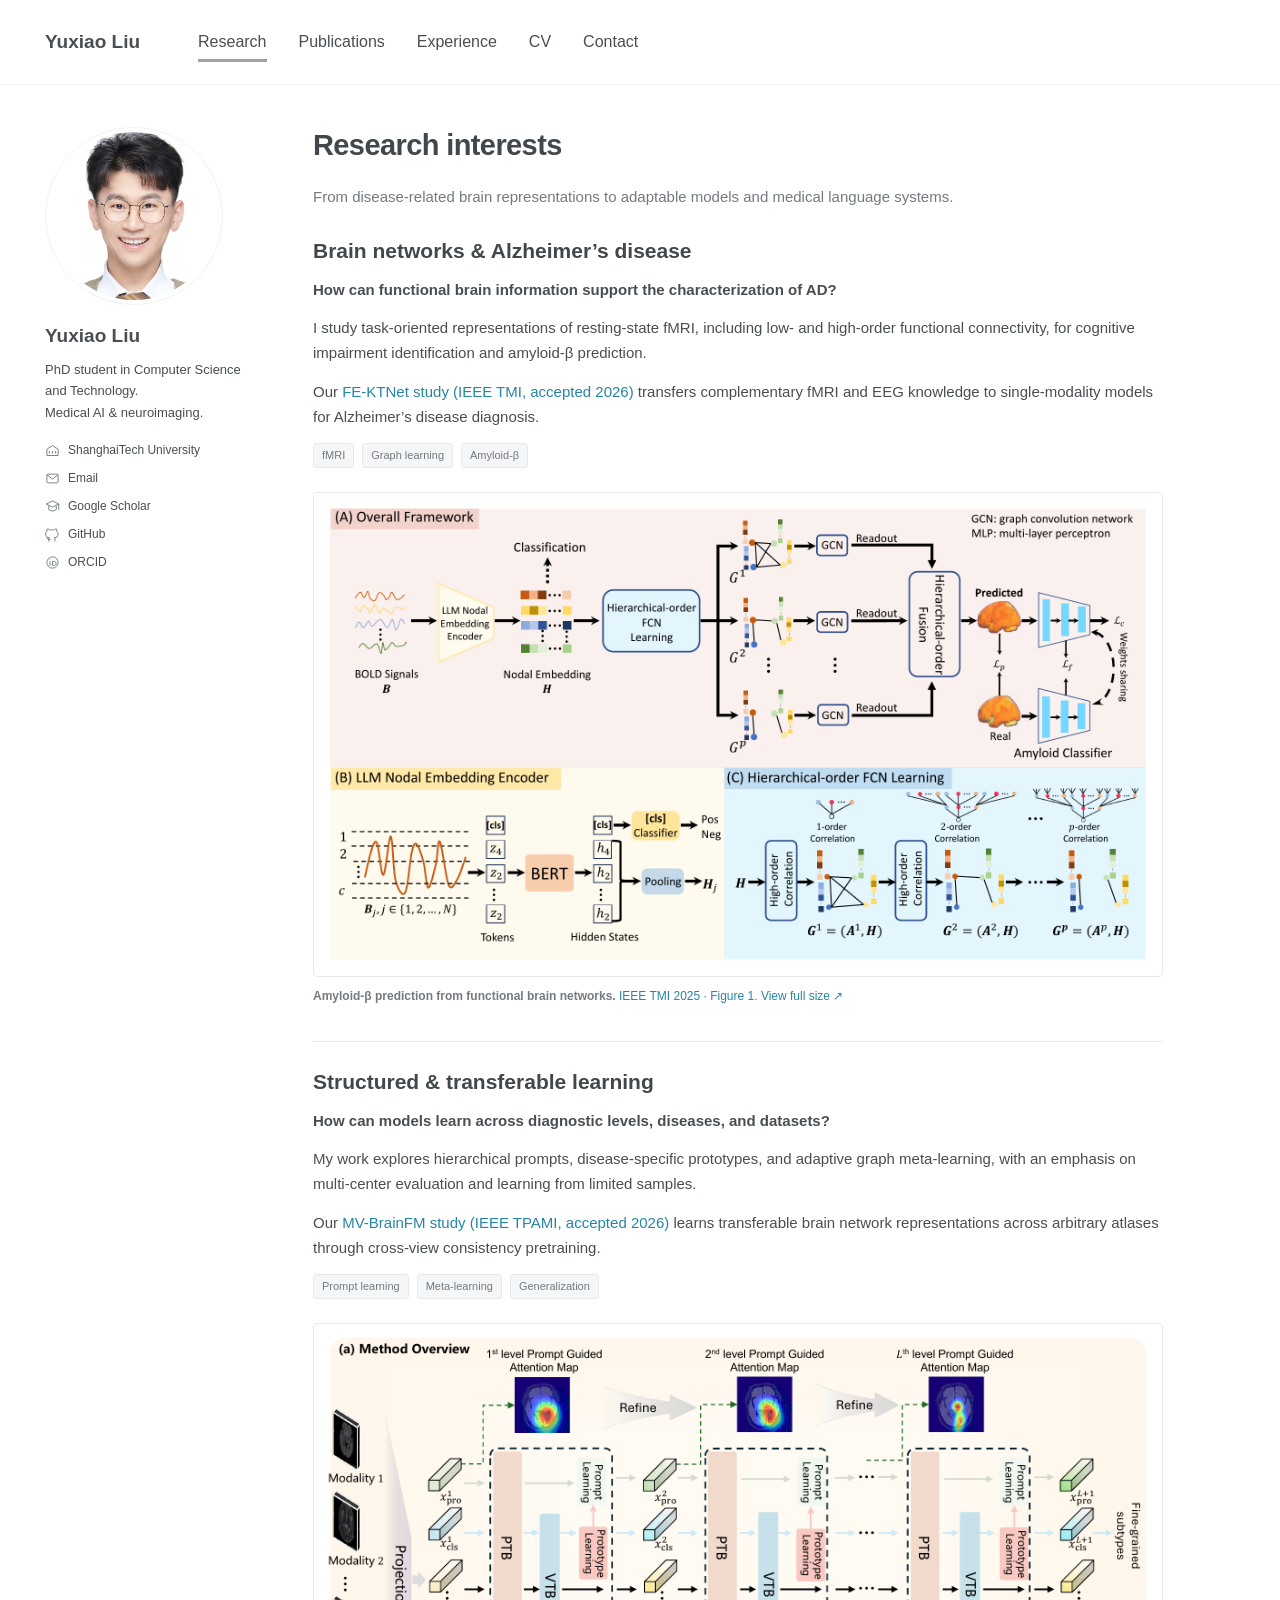
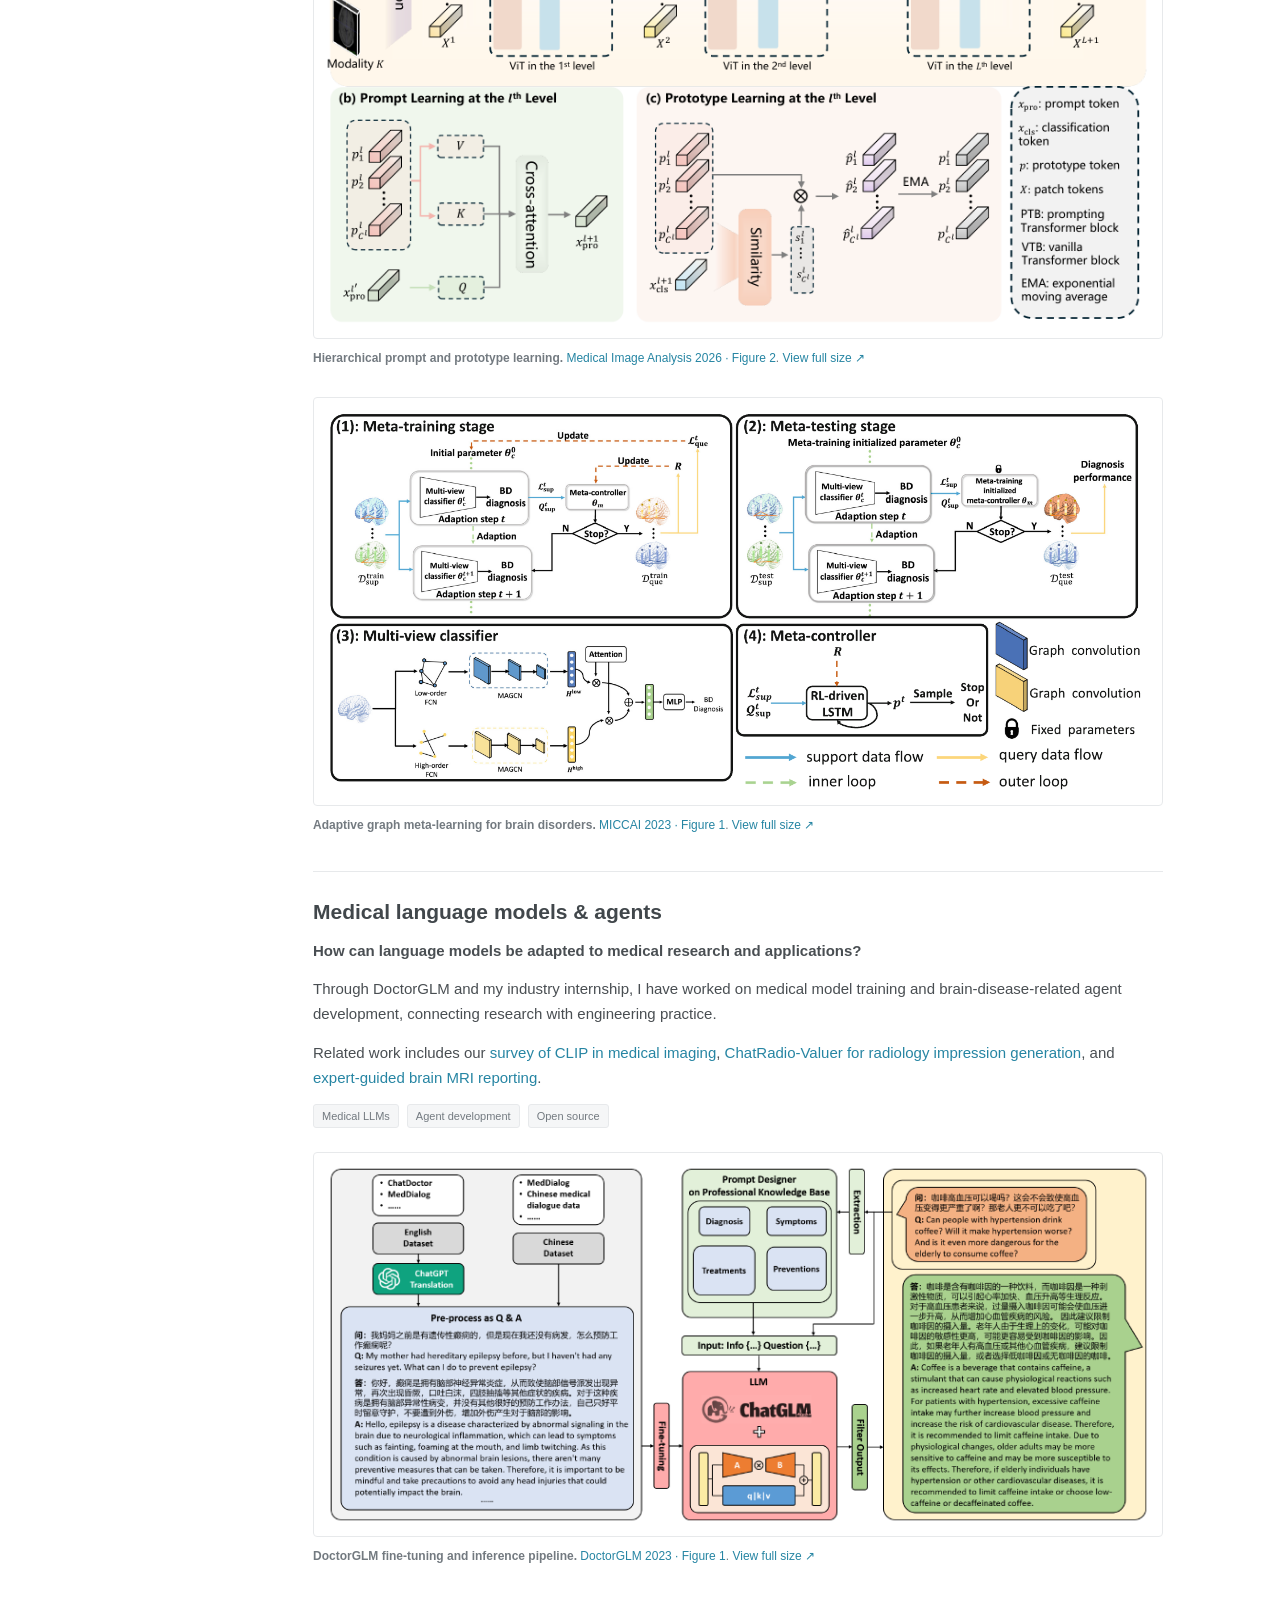
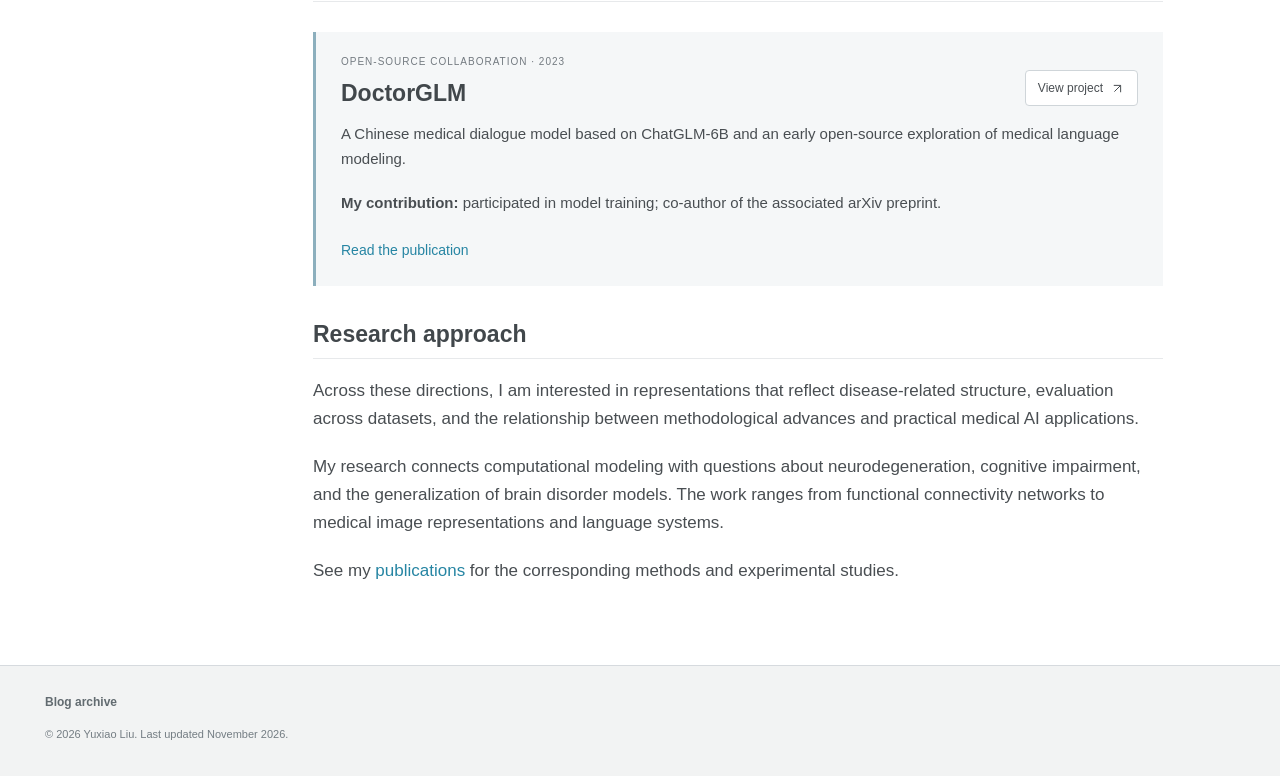
<file: research.html>
<!doctype html><html lang="en"><head><meta charset="utf-8"><meta name="viewport" content="width=device-width,initial-scale=1"><title>Research - Yuxiao Liu</title><meta name="description" content="Yuxiao Liu, PhD student at ShanghaiTech University. Research on medical AI, neuroimaging, Alzheimer's disease, and medical language models."><meta name="theme-color" content="#ffffff"><link rel="canonical" href="https://dasklarleo.github.io/research.html"><meta property="og:title" content="Research - Yuxiao Liu"><meta property="og:description" content="Medical AI, neuroimaging, and brain disease research at ShanghaiTech University."><meta property="og:url" content="https://dasklarleo.github.io/research.html"><meta property="og:image" content="https://dasklarleo.github.io/assets/portrait.png"><meta property="og:type" content="website"><link rel="icon" type="image/svg+xml" href="assets/favicon.svg"><link rel="stylesheet" href="styles.css"><script defer src="app.js"></script><script type="application/ld+json">{"@context": "https://schema.org", "@type": "Person", "name": "Yuxiao Liu", "url": "https://dasklarleo.github.io/", "jobTitle": "PhD student", "affiliation": {"@type": "CollegeOrUniversity", "name": "ShanghaiTech University"}, "sameAs": ["https://github.com/dasklarleo", "https://scholar.google.com/citations?user=CFBirUoAAAAJ&hl=en", "https://orcid.org/0009-0003-8298-5420"]}</script></head><body><a class="skip" href="#main">Skip to content</a><header class="masthead"><div class="masthead-inner"><a class="site-title" href="index.html">Yuxiao Liu</a><button type="button" class="menu-toggle" aria-expanded="false" aria-controls="main-nav">Menu</button><nav id="main-nav" aria-label="Main navigation"><a aria-current="page" href="research.html">Research</a><a href="publications.html">Publications</a><a href="experience.html">Experience</a><a href="cv.html">CV</a><a href="contact.html">Contact</a></nav></div></header><div class="layout"><aside class="profile" aria-label="About Yuxiao Liu"><a class="avatar-link" href="index.html"><img class="avatar" src="assets/portrait.png" alt="Yuxiao Liu" width="180" height="180"></a><div class="profile-info"><h2><a href="index.html">Yuxiao Liu</a></h2><p class="profile-bio">PhD student in Computer Science and Technology.<br>Medical AI &amp; neuroimaging.</p><ul class="profile-links"><li><svg viewBox="0 0 24 24" fill="none" stroke="currentColor" stroke-width="1.5" aria-hidden="true"><path d="m3 10 9-6 9 6v10H3Z"/><path d="M7 13v4m5-4v4m5-4v4"/></svg><span>ShanghaiTech University</span></li><li><a href="mailto:liuyx7@shanghaitech.edu.cn"><svg viewBox="0 0 24 24" fill="none" stroke="currentColor" stroke-width="1.5" aria-hidden="true"><rect x="3" y="5" width="18" height="14" rx="2"/><path d="m3 6 9 7 9-7"/></svg><span>Email</span></a></li><li><a href="https://scholar.google.com/citations?user=CFBirUoAAAAJ&amp;hl=en" target="_blank" rel="noopener noreferrer"><svg viewBox="0 0 24 24" fill="none" stroke="currentColor" stroke-width="1.5" aria-hidden="true"><path d="m2 8 10-5 10 5-10 5Z"/><path d="M6 11v6c4 3 8 3 12 0v-6M22 8v9"/></svg><span>Google Scholar</span></a></li><li><a href="https://github.com/dasklarleo" target="_blank" rel="noopener noreferrer"><svg viewBox="0 0 24 24" fill="none" stroke="currentColor" stroke-width="1.5" aria-hidden="true"><path d="M9 20c-5 1-5-3-7-3m14 6v-4c0-1-1-2-1-2 4 0 6-2 6-6 0-2-1-3-2-4 0-1 0-3-1-4-2 0-4 2-4 2s-4-1-6 0c0 0-2-2-4-2-1 1-1 3-1 4-1 1-2 2-2 4 0 4 2 6 6 6 0 0-1 1-1 2v4"/></svg><span>GitHub</span></a></li><li><a href="https://orcid.org/0009-0003-8298-5420" target="_blank" rel="noopener noreferrer"><svg viewBox="0 0 24 24" fill="none" stroke="currentColor" stroke-width="1.5" aria-hidden="true"><circle cx="12" cy="12" r="9"/><path d="M8 10v7m0-10v1m4 2v7h2c5 0 5-7 0-7Z"/></svg><span>ORCID</span></a></li></ul></div></aside><main id="main" class="page-content"><section id="research" class="section" aria-labelledby="research-title"><div class="section-head"><h1 id="research-title">Research interests</h1><p class="section-intro">From disease-related brain representations to adaptable models and medical language systems.</p></div><div class="research-grid"><article id="brain-networks" class="research-card illustrated"><h3>Brain networks &amp; Alzheimer’s disease</h3><p class="question">How can functional brain information support the characterization of AD?</p><p>I study task-oriented representations of resting-state fMRI, including low- and high-order functional connectivity, for cognitive impairment identification and amyloid-β prediction.</p><p>Our <a href="publications.html#lin2026crossmodality">FE-KTNet study (IEEE TMI, accepted 2026)</a> transfers complementary fMRI and EEG knowledge to single-modality models for Alzheimer’s disease diagnosis.</p><div class="tags"><span>fMRI</span><span>Graph learning</span><span>Amyloid-β</span></div><figure class="paper-figure"><a class="figure-link" href="assets/figures/tmi-framework.png" target="_blank" rel="noopener" aria-label="Enlarge: Amyloid-β prediction from functional brain networks"><img src="assets/figures/tmi-framework.png" alt="Amyloid-β prediction from functional brain networks" width="1824" height="1020" loading="lazy"></a><figcaption><strong>Amyloid-β prediction from functional brain networks.</strong> <a href="https://doi.org/10.1109/TMI.2024.3525022" target="_blank" rel="noopener noreferrer">IEEE TMI 2025 · Figure 1</a>. <a href="assets/figures/tmi-framework.png" target="_blank" rel="noopener">View full size ↗</a></figcaption></figure></article><article id="representation-learning" class="research-card illustrated"><h3>Structured &amp; transferable learning</h3><p class="question">How can models learn across diagnostic levels, diseases, and datasets?</p><p>My work explores hierarchical prompts, disease-specific prototypes, and adaptive graph meta-learning, with an emphasis on multi-center evaluation and learning from limited samples.</p><p>Our <a href="publications.html#xu2026multiview">MV-BrainFM study (IEEE TPAMI, accepted 2026)</a> learns transferable brain network representations across arbitrary atlases through cross-view consistency pretraining.</p><div class="tags"><span>Prompt learning</span><span>Meta-learning</span><span>Generalization</span></div><figure class="paper-figure"><a class="figure-link" href="assets/figures/media-framework.png" target="_blank" rel="noopener" aria-label="Enlarge: Hierarchical prompt and prototype learning"><img src="assets/figures/media-framework.png" alt="Hierarchical prompt and prototype learning" width="1806" height="1296" loading="lazy"></a><figcaption><strong>Hierarchical prompt and prototype learning.</strong> <a href="https://doi.org/10.1016/j.media.2026.104063" target="_blank" rel="noopener noreferrer">Medical Image Analysis 2026 · Figure 2</a>. <a href="assets/figures/media-framework.png" target="_blank" rel="noopener">View full size ↗</a></figcaption></figure><figure class="paper-figure"><a class="figure-link" href="assets/figures/miccai-framework.png" target="_blank" rel="noopener" aria-label="Enlarge: Adaptive graph meta-learning for brain disorders"><img src="assets/figures/miccai-framework.png" alt="Adaptive graph meta-learning for brain disorders" width="1456" height="682" loading="lazy"></a><figcaption><strong>Adaptive graph meta-learning for brain disorders.</strong> <a href="https://doi.org/10.1007/978-3-031-43993-3_10" target="_blank" rel="noopener noreferrer">MICCAI 2023 · Figure 1</a>. <a href="assets/figures/miccai-framework.png" target="_blank" rel="noopener">View full size ↗</a></figcaption></figure></article><article id="medical-language-models" class="research-card illustrated"><h3>Medical language models &amp; agents</h3><p class="question">How can language models be adapted to medical research and applications?</p><p>Through DoctorGLM and my industry internship, I have worked on medical model training and brain-disease-related agent development, connecting research with engineering practice.</p><p>Related work includes our <a href="publications.html#clip-medical-imaging-survey">survey of CLIP in medical imaging</a>, <a href="publications.html#chatradio-valuer">ChatRadio-Valuer for radiology impression generation</a>, and <a href="publications.html#brave-mlcn-2026">expert-guided brain MRI reporting</a>.</p><div class="tags"><span>Medical LLMs</span><span>Agent development</span><span>Open source</span></div><figure class="paper-figure"><a class="figure-link" href="assets/figures/doctor-framework.png" target="_blank" rel="noopener" aria-label="Enlarge: DoctorGLM fine-tuning and inference pipeline"><img src="assets/figures/doctor-framework.png" alt="DoctorGLM fine-tuning and inference pipeline" width="1742" height="762" loading="lazy"></a><figcaption><strong>DoctorGLM fine-tuning and inference pipeline.</strong> <a href="https://arxiv.org/abs/2304.01097" target="_blank" rel="noopener noreferrer">DoctorGLM 2023 · Figure 1</a>. <a href="assets/figures/doctor-framework.png" target="_blank" rel="noopener">View full size ↗</a></figcaption></figure></article></div></section><article class="project" id="doctorglm"><div class="project-top"><div><p class="eyebrow">Open-source collaboration · 2023</p><h3>DoctorGLM</h3></div><a class="button" href="https://github.com/xionghonglin/DoctorGLM" target="_blank" rel="noopener noreferrer">View project <svg viewBox="0 0 24 24" fill="none" stroke="currentColor" stroke-width="1.6" aria-hidden="true"><path d="M7 17 17 7M6 7h11v11"/></svg></a></div><p>A Chinese medical dialogue model based on ChatGLM-6B and an early open-source exploration of medical language modeling.</p><p><strong>My contribution:</strong> participated in model training; co-author of the associated arXiv preprint.</p><a class="inline-link" href="publications.html#xiong2023doctorglm">Read the publication</a></article><section class="research-notes"><h2>Research approach</h2><p>Across these directions, I am interested in representations that reflect disease-related structure, evaluation across datasets, and the relationship between methodological advances and practical medical AI applications.</p><p>My research connects computational modeling with questions about neurodegeneration, cognitive impairment, and the generalization of brain disorder models. The work ranges from functional connectivity networks to medical image representations and language systems.</p><p>See my <a href="publications.html">publications</a> for the corresponding methods and experimental studies.</p></section></main></div><footer class="page-footer"><div><a href="archives/">Blog archive</a><span>© 2026 Yuxiao Liu. Last updated November 2026.</span></div></footer><dialog id="citation-dialog" aria-labelledby="citation-title"><div class="dialog-top"><h2 id="citation-title">BibTeX citation</h2><button class="close-dialog" type="button" aria-label="Close citation dialog">×</button></div><pre class="citation-text" id="citation-text" tabindex="0"></pre><div class="dialog-actions"><button class="button primary" id="copy-citation" type="button">Copy BibTeX</button><button class="button" id="download-citation" type="button">Download .bib</button></div></dialog><div id="toast" class="toast" role="status" aria-live="polite" hidden></div><script id="citation-data" type="application/json">{"xu2026multiview": {"id": "xu2026multiview", "doi": "10.1109/TPAMI.2026.3736359", "year": 2026, "venue": "IEEE TPAMI", "journal": "IEEE Transactions on Pattern Analysis and Machine Intelligence", "type": "journal", "status": "accepted", "accepted_date": "2026-09-13", "author_role": "Co-author", "title": "Toward a Multi-View Brain Network Foundation Model: Cross-View Consistency Learning Across Arbitrary Atlases", "authors": ["Jiaxing Xu", "Jingying Ma", "Xin Lin", "Yuxiao Liu", "Kai He", "Qika Lin", "Yiping Ke", "Yang Li", "Dinggang Shen", "Mengling Feng"], "url": "https://doi.org/10.1109/TPAMI.2026.3736359", "preprint": "https://arxiv.org/abs/2603.20348", "summary": "MV-BrainFM learns transferable brain network representations across arbitrary atlases by combining anatomical distance priors with cross-view consistency pretraining. It supports both single-atlas and multi-atlas analysis.", "topic": "Brain network foundation models · Cross-view consistency · Transfer learning", "bibtex": "@article{xu2026multiview,\n  title = {Toward a Multi-View Brain Network Foundation Model: Cross-View Consistency Learning Across Arbitrary Atlases},\n  author = {Xu, Jiaxing and Ma, Jingying and Lin, Xin and Liu, Yuxiao and He, Kai and Lin, Qika and Ke, Yiping and Li, Yang and Shen, Dinggang and Feng, Mengling},\n  journal = {IEEE Transactions on Pattern Analysis and Machine Intelligence},\n  year = {2026},\n  doi = {10.1109/TPAMI.2026.3736359},\n  note = {Accepted for publication}\n}"}, "lin2026crossmodality": {"id": "lin2026crossmodality", "year": 2026, "venue": "IEEE TMI", "journal": "IEEE Transactions on Medical Imaging", "type": "journal", "status": "accepted", "author_role": "Co-first author", "equal_contribution": ["Xin Lin", "Yuxiao Liu", "Wenfei Yu"], "title": "Cross-modality Knowledge Transfer Between fMRI and EEG for Improved Single-modality Alzheimer’s Disease Diagnosis", "authors": ["Xin Lin", "Yuxiao Liu", "Wenfei Yu", "Jiaxing Xu", "Yulong Dou", "Weiqi Li", "Zhao Wu", "Jiafan Qin", "Xinyan Du", "Jingjing Lin", "Minhui Tan", "Yuanzhe He", "Feng Shi", "Yansu Guo", "Zhiming Cui", "Dinggang Shen"], "code": "https://github.com/yizhixiaolinya/Code-TMI2026_fMRI-EEG", "summary": "FE-KTNet combines complementary fMRI and EEG representations through bidirectional fusion, then transfers this knowledge to modality-specific models using feature alignment and distillation for single-modality Alzheimer’s disease diagnosis.", "topic": "Alzheimer’s disease · fMRI · EEG · Cross-modality knowledge transfer", "bibtex": "@article{lin2026crossmodality,\n  title = {Cross-modality Knowledge Transfer Between fMRI and EEG for Improved Single-modality Alzheimer’s Disease Diagnosis},\n  author = {Lin, Xin and Liu, Yuxiao and Yu, Wenfei and Xu, Jiaxing and Dou, Yulong and Li, Weiqi and Wu, Zhao and Qin, Jiafan and Du, Xinyan and Lin, Jingjing and Tan, Minhui and He, Yuanzhe and Shi, Feng and Guo, Yansu and Cui, Zhiming and Shen, Dinggang},\n  journal = {IEEE Transactions on Medical Imaging},\n  year = {2026},\n  note = {Accepted for publication; Xin Lin, Yuxiao Liu, and Wenfei Yu contributed equally}\n}"}, "liu2026hierarchical": {"id": "liu2026hierarchical", "doi": "10.1016/j.media.2026.104063", "year": 2026, "venue": "MedIA", "type": "journal", "summary": "A framework that combines hierarchical prompts and disease-specific prototypes to classify brain disorders at multiple diagnostic levels. Evaluated on 54,360 subjects across six multi-center datasets, this work studies how structured diagnostic knowledge can guide image representation learning.", "topic": "Hierarchical learning · Brain disorders", "link": "https://pubmed.ncbi.nlm.nih.gov/42013614/", "title": "A hierarchical prompt and prototype learning framework for brain disorder classification", "authors": ["Yuxiao Liu", "Kaicong Sun", "Yaping Wu", "Xin Lin", "Yan Bai", "Long Yang", "Weilin Zhou", "Haoyue Yuan", "Xintong Wu", "Yichu He", "Qingxia Wu", "Zengyang Che", "Yiqiang Zhan", "Sean Zhou", "Dijia Wu", "Feng Shi", "Meiyun Wang", "Dinggang Shen"], "url": "https://doi.org/10.1016/j.media.2026.104063", "bibtex": "@article{liu2026hierarchical,\n  title = {A hierarchical prompt and prototype learning framework for brain disorder classification},\n  author = {Liu, Yuxiao and Sun, Kaicong and Wu, Yaping and Lin, Xin and Bai, Yan and Yang, Long and Zhou, Weilin and Yuan, Haoyue and Wu, Xintong and He, Yichu and Wu, Qingxia and Che, Zengyang and Zhan, Yiqiang and Zhou, Sean and Wu, Dijia and Shi, Feng and Wang, Meiyun and Shen, Dinggang},\n  journal = {Medical Image Analysis},\n  year = {2026},\n  volume = {112},\n  pages = {104063},\n  doi = {10.1016/j.media.2026.104063}\n}", "author_role": "First author"}, "chatradio-valuer": {"id": "chatradio-valuer", "authors": ["Tianyang Zhong", "Wei Zhao", "Yutong Zhang", "Yi Pan", "Peixin Dong", "Zuowei Jiang", "Hanqi Jiang", "Yifan Zhou", "Xiaoyan Kui", "Youlan Shang", "Lin Zhao", "Li Yang", "Yaonai Wei", "Zhuoyi Li", "Jiadong Zhang", "Longtao Yang", "Hao Chen", "Huan Zhao", "Yuxiao Liu", "Ning Zhu", "Yiwei Li", "Yisong Wang", "Jiaqi Yao", "Jiaqi Wang", "Ying Zeng", "Lei He", "Chao Zheng", "Zhixue Zhang", "Ming Li", "Zhengliang Liu", "Haixing Dai", "Zihao Wu", "Shu Zhang", "Xiaoyan Cai", "Xintao Hu", "Shijie Zhao", "Xi Jiang", "Xin Zhang", "Wei Liu", "Xiang Li", "Lei Guo", "Dinggang Shen", "Junwei Han", "Tianming Liu", "Jun Liu", "Tuo Zhang"], "author_role": "Co-author", "author_position": 19, "year": 2026, "online_year": 2025, "venue": "IEEE TBME", "journal": "IEEE Transactions on Biomedical Engineering", "type": "journal", "status": "published", "volume": "73", "issue": "3", "pages": "1050-1061", "online_date": "2025-08-11", "title": "ChatRadio-Valuer: A Chat Large Language Model for Generalizable Radiology Impression Generation on Multi-Institution and Multi-System Data", "url": "https://doi.org/10.1109/TBME.2025.3597325", "doi": "10.1109/TBME.2025.3597325", "preprint": "https://arxiv.org/abs/2310.05242", "summary": "Adapts a language model for radiology impression generation and evaluates transfer across institutions and anatomical systems, with an emphasis on local hospital deployment.", "topic": "Radiology report generation", "bibtex": "@article{chatradio_valuer,\n  title = {ChatRadio-Valuer: A Chat Large Language Model for Generalizable Radiology Impression Generation on Multi-Institution and Multi-System Data},\n  author = {Tianyang Zhong and Wei Zhao and Yutong Zhang and Yi Pan and Peixin Dong and Zuowei Jiang and Hanqi Jiang and Yifan Zhou and Xiaoyan Kui and Youlan Shang and Lin Zhao and Li Yang and Yaonai Wei and Zhuoyi Li and Jiadong Zhang and Longtao Yang and Hao Chen and Huan Zhao and Yuxiao Liu and Ning Zhu and Yiwei Li and Yisong Wang and Jiaqi Yao and Jiaqi Wang and Ying Zeng and Lei He and Chao Zheng and Zhixue Zhang and Ming Li and Zhengliang Liu and Haixing Dai and Zihao Wu and Shu Zhang and Xiaoyan Cai and Xintao Hu and Shijie Zhao and Xi Jiang and Xin Zhang and Wei Liu and Xiang Li and Lei Guo and Dinggang Shen and Junwei Han and Tianming Liu and Jun Liu and Tuo Zhang},\n  year = {2026},\n  journal = {IEEE Transactions on Biomedical Engineering},\n  volume = {73},\n  number = {3},\n  pages = {1050--1061},\n  doi = {10.1109/TBME.2025.3597325},\n  url = {https://doi.org/10.1109/TBME.2025.3597325}\n}", "sources": ["https://doi.org/10.1109/TBME.2025.3597325", "https://ieeexplore.ieee.org/document/11122334/", "https://scholars.cityu.edu.hk/en/publications/chatradio-valuer-a-chat-large-language-model-for-generalizable-ra/", "https://arxiv.org/abs/2310.05242"], "verified_on": "2026-11-12"}, "generative-ai-lesion-report-review": {"id": "generative-ai-lesion-report-review", "authors": ["Kaicong Sun", "Yulin Wang", "Shijie Huang", "Yuxiao Liu", "Haoyuan Chen", "Zifeng Lian", "Minhui Tan", "Xin Lin", "Weilin Zhou", "Zhaoyu Qiu", "Xiaoye Li", "Mingyang Yu", "Dinggang Shen"], "author_role": "Co-first author", "author_position": 4, "equal_contribution": ["Kaicong Sun", "Yulin Wang", "Shijie Huang", "Yuxiao Liu"], "year": 2026, "venue": "Med-X", "journal": "Med-X", "type": "journal", "subtype": "review", "status": "published", "volume": "4", "issue": "1", "article_number": "5", "published_date": "2026-03-02", "title": "Review of generative AI for lesion localization and automatic report generation", "url": "https://doi.org/10.1007/s44258-026-00076-8", "doi": "10.1007/s44258-026-00076-8", "summary": "Reviews generative methods for lesion localization and lesion-aware report generation, connecting visual grounding, knowledge injection, and reasoning while surveying datasets, evaluation, and open challenges.", "topic": "Grounded medical report generation", "bibtex": "@article{generative_ai_lesion_report_review,\n  title = {Review of generative AI for lesion localization and automatic report generation},\n  author = {Kaicong Sun and Yulin Wang and Shijie Huang and Yuxiao Liu and Haoyuan Chen and Zifeng Lian and Minhui Tan and Xin Lin and Weilin Zhou and Zhaoyu Qiu and Xiaoye Li and Mingyang Yu and Dinggang Shen},\n  year = {2026},\n  journal = {Med-X},\n  volume = {4},\n  number = {1},\n  pages = {5},\n  doi = {10.1007/s44258-026-00076-8},\n  url = {https://doi.org/10.1007/s44258-026-00076-8}\n}", "sources": ["https://link.springer.com/article/10.1007/s44258-026-00076-8", "https://doi.org/10.1007/s44258-026-00076-8"], "verified_on": "2026-11-12"}, "cmd-ad-miccai-2026": {"id": "cmd-ad-miccai-2026", "title": "CMD-AD: Cross-Modality Distillation from fMRI-EEG for Single-Modality Alzheimer’s Disease Diagnosis", "authors": ["Xin Lin", "Yuxiao Liu", "Wenfei Yu", "Yulong Dou", "Weiqi Li", "Minhui Tan", "Yuanzhe He", "Zhiming Cui", "Dinggang Shen"], "author_role": "Co-first author", "author_position": 2, "equal_contribution": ["Xin Lin", "Yuxiao Liu", "Wenfei Yu"], "year": 2026, "conference_year": 2026, "publication_year": 2027, "venue": "MICCAI", "booktitle": "Medical Image Computing and Computer Assisted Intervention -- MICCAI 2026", "series": "Lecture Notes in Computer Science", "volume": "16886", "pages": "174–184", "type": "conference", "status": "published", "url": "https://link.springer.com/chapter/10.1007/978-3-032-38098-2_17", "doi": "10.1007/978-3-032-38098-2_17", "summary": "Transfers complementary fMRI and EEG connectivity representations into single-modality models through multiscale fusion and knowledge distillation for Alzheimer’s disease diagnosis.", "topic": "Brain networks and disease diagnosis", "bibtex": "@inproceedings{cmd_ad_miccai_2026,\n  author = {Lin, Xin and Liu, Yuxiao and Yu, Wenfei and Dou, Yulong and Li, Weiqi and Tan, Minhui and He, Yuanzhe and Cui, Zhiming and Shen, Dinggang},\n  title = {{CMD-AD: Cross-Modality Distillation from fMRI-EEG for Single-Modality Alzheimer's Disease Diagnosis}},\n  booktitle = {Medical Image Computing and Computer Assisted Intervention -- MICCAI 2026},\n  year = {2027},\n  series = {Lecture Notes in Computer Science},\n  volume = {16886},\n  pages = {174--184},\n  publisher = {Springer Nature Switzerland},\n  doi = {10.1007/978-3-032-38098-2_17},\n  url = {https://link.springer.com/chapter/10.1007/978-3-032-38098-2_17},\n  note = {Presented at MICCAI 2026; first online September 2026}\n}", "code": "https://github.com/yizhixiaolinya/Code-MICCAI2026_fMRI-EEG", "online_date": "2026-09-25", "open_access": "https://papers.miccai.org/miccai-2026/0175-Paper1174.html", "sources": ["https://link.springer.com/chapter/10.1007/978-3-032-38098-2_17", "https://papers.miccai.org/miccai-2026/0175-Paper1174.html", "https://papers.miccai.org/miccai-2026/paper/1174_paper.pdf", "https://citation-needed.springer.com/v2/references/10.1007/978-3-032-38098-2_17?flavour=citation&format=bibtex"], "verified_on": "2026-11-12"}, "unifcharm-miccai-2026": {"id": "unifcharm-miccai-2026", "title": "UniFCHarm: Unified Prompt-Guided Harmonization of fMRI Functional Connectivity Across Scanners and Atlases", "authors": ["Xin Lin", "Yuxiao Liu", "Yulin Wang", "Lin Teng", "Long Yang", "Shilun Zhao", "Kai Zhang", "Zhiming Cui", "Dinggang Shen"], "author_role": "Co-first author", "author_position": 2, "equal_contribution": ["Xin Lin", "Yuxiao Liu"], "year": 2026, "conference_year": 2026, "publication_year": 2027, "venue": "MICCAI", "booktitle": "Medical Image Computing and Computer Assisted Intervention -- MICCAI 2026", "series": "Lecture Notes in Computer Science", "volume": "16881", "pages": "611–622", "type": "conference", "status": "published", "url": "https://link.springer.com/chapter/10.1007/978-3-032-38072-2_58", "doi": "10.1007/978-3-032-38072-2_58", "summary": "Uses acquisition- and atlas-aware prompts to guide functional-connectivity harmonization, refining brain-network connections from subnetworks to individual regions.", "topic": "Brain networks and harmonization", "bibtex": "@inproceedings{unifcharm_miccai_2026,\n  author = {Lin, Xin and Liu, Yuxiao and Wang, Yulin and Teng, Lin and Yang, Long and Zhao, Shilun and Zhang, Kai and Cui, Zhiming and Shen, Dinggang},\n  title = {{UniFCHarm: Unified Prompt-Guided Harmonization of fMRI Functional Connectivity Across Scanners and Atlases}},\n  booktitle = {Medical Image Computing and Computer Assisted Intervention -- MICCAI 2026},\n  year = {2027},\n  series = {Lecture Notes in Computer Science},\n  volume = {16881},\n  pages = {611--622},\n  publisher = {Springer Nature Switzerland},\n  doi = {10.1007/978-3-032-38072-2_58},\n  url = {https://link.springer.com/chapter/10.1007/978-3-032-38072-2_58},\n  note = {Presented at MICCAI 2026; first online September 2026}\n}", "code": "https://github.com/yizhixiaolinya/Code-MICCAI2026_fMRI-Harm", "online_date": "2026-09-26", "open_access": "https://papers.miccai.org/miccai-2026/1109-Paper1169.html", "sources": ["https://link.springer.com/chapter/10.1007/978-3-032-38072-2_58", "https://papers.miccai.org/miccai-2026/1109-Paper1169.html", "https://papers.miccai.org/miccai-2026/paper/1169_paper.pdf", "https://citation-needed.springer.com/v2/references/10.1007/978-3-032-38072-2_58?flavour=citation&format=bibtex"], "verified_on": "2026-11-12"}, "unified-mri-harmonization-icassp-2026": {"id": "unified-mri-harmonization-icassp-2026", "title": "Unified MRI Harmonization with Parameter and Image-Style-Conditioned Multi-Modal Contrastive Constraints", "authors": ["Xin Lin", "Yulin Wang", "Yuxiao Liu", "Long Yang", "Shijie Huang", "Dinggang Shen"], "author_role": "Co-author", "author_position": 3, "year": 2026, "conference_year": 2026, "publication_year": 2026, "venue": "ICASSP", "booktitle": "ICASSP 2026 - 2026 IEEE International Conference on Acoustics, Speech and Signal Processing (ICASSP)", "pages": "6951–6955", "type": "conference", "status": "published", "url": "https://ieeexplore.ieee.org/document/11460841/", "doi": "10.1109/ICASSP55912.2026.11460841", "summary": "Studies MRI harmonization using acquisition-parameter and image-style conditioning with multimodal contrastive constraints.", "topic": "MRI harmonization", "bibtex": "@inproceedings{unified_mri_harmonization_icassp_2026,\n  author = {Lin, Xin and Wang, Yulin and Liu, Yuxiao and Yang, Long and Huang, Shijie and Shen, Dinggang},\n  title = {{Unified MRI Harmonization with Parameter and Image-Style-Conditioned Multi-Modal Contrastive Constraints}},\n  booktitle = {ICASSP 2026 - 2026 IEEE International Conference on Acoustics, Speech and Signal Processing (ICASSP)},\n  year = {2026},\n  pages = {6951--6955},\n  publisher = {IEEE},\n  doi = {10.1109/ICASSP55912.2026.11460841},\n  url = {https://ieeexplore.ieee.org/document/11460841/}\n}", "sources": ["https://www.cmsworkshops.com/ICASSP2026/view_paper.php?PaperNum=13644&bare=1", "https://www.cmsworkshops.com/ICASSP2026/goto_manuscript.php?pn=13644", "https://api.crossref.org/works/10.1109%2Ficassp55912.2026.11460841", "https://idea.bme.shanghaitech.edu.cn/14446/"], "verified_on": "2026-11-12"}, "brave-mlcn-2026": {"id": "brave-mlcn-2026", "title": "A Unified Brain MRI Reporting Framework Built on CoT-Guided VLM and Expert Models", "authors": ["Yuxiao Liu", "Xin Lin", "Yaping Wu", "Xintong Wu", "Yichu He", "Zhaoyu Qiu", "Qiankun Zheng", "Yan Bai", "Wei Wei", "Qingxia Wu", "Zengyang Che", "Dijia Wu", "Feng Shi", "Kaicong Sun", "Meiyun Wang", "Dinggang Shen"], "author_role": "Co-first author", "author_position": 1, "equal_contribution": ["Yuxiao Liu", "Xin Lin"], "year": 2026, "conference_year": 2026, "venue": "MLCN", "booktitle": "Medical Image Computing and Computer Assisted Intervention -- MICCAI 2026 Workshops and Challenges", "workshop": "Machine Learning in Clinical Neuroimaging (MLCN)", "series": "Lecture Notes in Computer Science", "volume": "17255", "type": "conference", "status": "accepted", "url": "https://papers.miccai.org/miccai-2026-sat/MLCN_2026_024.html", "summary": "Combines lesion-specific expert models with lesion-wise adjudication and verification before a vision-language model generates the final brain MRI report.", "topic": "Brain MRI report generation", "bibtex": "@inproceedings{brave_mlcn_2026,\n  author = {Liu, Yuxiao and Lin, Xin and Wu, Yaping and Wu, Xintong and He, Yichu and Qiu, Zhaoyu and Zheng, Qiankun and Bai, Yan and Wei, Wei and Wu, Qingxia and Che, Zengyang and Wu, Dijia and Shi, Feng and Sun, Kaicong and Wang, Meiyun and Shen, Dinggang},\n  title = {{A Unified Brain MRI Reporting Framework Built on CoT-Guided VLM and Expert Models}},\n  booktitle = {Medical Image Computing and Computer Assisted Intervention -- MICCAI 2026 Workshops and Challenges},\n  year = {2026},\n  note = {Accepted MLCN 2026 workshop paper; camera-ready version available from the MICCAI Society},\n  url = {https://papers.miccai.org/miccai-2026-sat/MLCN_2026_024.html}\n}", "subtype": "workshop", "sources": ["https://papers.miccai.org/miccai-2026-sat/MLCN_2026_024.html", "https://papers.miccai.org/miccai-2026-sat/paper/MLCN_2026_024.pdf"], "verified_on": "2026-11-12"}, "liu2025amyloid": {"id": "liu2025amyloid", "doi": "10.1109/TMI.2024.3525022", "year": 2025, "venue": "IEEE TMI", "type": "journal", "summary": "A framework for predicting amyloid-β deposition from functional MRI, combining representations from a pretrained language model with task-oriented brain network learning. The study connects functional connectivity with a pathology-related target in Alzheimer’s disease research.", "topic": "Alzheimer’s disease · Brain networks · LLMs", "title": "Amyloid-β Deposition Prediction With Large Language Model Driven and Task-Oriented Learning of Brain Functional Networks", "authors": ["Yuxiao Liu", "Mianxin Liu", "Yuanwang Zhang", "Yihui Guan", "Qihao Guo", "Fang Xie", "Dinggang Shen"], "url": "https://doi.org/10.1109/TMI.2024.3525022", "bibtex": "@article{liu2025amyloid,\n  title = {Amyloid-β Deposition Prediction With Large Language Model Driven and Task-Oriented Learning of Brain Functional Networks},\n  author = {Liu, Yuxiao and Liu, Mianxin and Zhang, Yuanwang and Guan, Yihui and Guo, Qihao and Xie, Fang and Shen, Dinggang},\n  journal = {IEEE Transactions on Medical Imaging},\n  year = {2025},\n  volume = {44},\n  number = {4},\n  pages = {1809--1820},\n  doi = {10.1109/TMI.2024.3525022}\n}", "author_role": "First author"}, "clip-medical-imaging-survey": {"id": "clip-medical-imaging-survey", "authors": ["Zihao Zhao", "Yuxiao Liu", "Han Wu", "Mei Wang", "Yonghao Li", "Sheng Wang", "Lin Teng", "Disheng Liu", "Zhiming Cui", "Qian Wang", "Dinggang Shen"], "author_role": "Co-first author", "author_position": 2, "equal_contribution": ["Zihao Zhao", "Yuxiao Liu", "Han Wu"], "year": 2025, "venue": "MedIA", "journal": "Medical Image Analysis", "type": "journal", "subtype": "review", "status": "published", "volume": "102", "article_number": "103551", "title": "CLIP in medical imaging: A survey", "url": "https://doi.org/10.1016/j.media.2025.103551", "doi": "10.1016/j.media.2025.103551", "preprint": "https://arxiv.org/abs/2312.07353", "code": "https://github.com/zhaozh10/Awesome-CLIP-in-Medical-Imaging", "code_label": "Project", "summary": "A survey of medical adaptations of CLIP pretraining and their use in classification, dense prediction, and cross-modal tasks, with discussion of data, alignment, and generalization challenges.", "topic": "Vision-language learning", "bibtex": "@article{clip_medical_imaging_survey,\n  title = {CLIP in medical imaging: A survey},\n  author = {Zihao Zhao and Yuxiao Liu and Han Wu and Mei Wang and Yonghao Li and Sheng Wang and Lin Teng and Disheng Liu and Zhiming Cui and Qian Wang and Dinggang Shen},\n  year = {2025},\n  journal = {Medical Image Analysis},\n  volume = {102},\n  pages = {103551},\n  doi = {10.1016/j.media.2025.103551},\n  url = {https://doi.org/10.1016/j.media.2025.103551}\n}", "sources": ["https://www.sciencedirect.com/science/article/pii/S1361841525000982", "https://doi.org/10.1016/j.media.2025.103551", "https://arxiv.org/html/2312.07353v6", "https://arxiv.org/abs/2312.07353"], "verified_on": "2026-11-12"}, "modality-flexible-alzheimer-diagnosis": {"id": "modality-flexible-alzheimer-diagnosis", "authors": ["Yuanwang Zhang", "Kaicong Sun", "Yuxiao Liu", "Fang Xie", "Qihao Guo", "Dinggang Shen"], "author_role": "Co-author", "author_position": 3, "year": 2025, "online_year": 2024, "venue": "IEEE JBHI", "journal": "IEEE Journal of Biomedical and Health Informatics", "type": "journal", "status": "published", "volume": "29", "issue": "1", "pages": "535-546", "online_date": "2024-10-01", "title": "A Modality-Flexible Framework for Alzheimer's Disease Diagnosis Following Clinical Routine", "url": "https://doi.org/10.1109/JBHI.2024.3472011", "doi": "10.1109/JBHI.2024.3472011", "summary": "A modality-flexible diagnosis framework follows the clinical progression from tabular screening to MRI and PET, combining available imaging and non-imaging information at each stage.", "topic": "Multimodal brain disorder diagnosis", "bibtex": "@article{modality_flexible_alzheimer_diagnosis,\n  title = {A Modality-Flexible Framework for Alzheimer's Disease Diagnosis Following Clinical Routine},\n  author = {Yuanwang Zhang and Kaicong Sun and Yuxiao Liu and Fang Xie and Qihao Guo and Dinggang Shen},\n  year = {2025},\n  journal = {IEEE Journal of Biomedical and Health Informatics},\n  volume = {29},\n  number = {1},\n  pages = {535--546},\n  doi = {10.1109/JBHI.2024.3472011},\n  url = {https://doi.org/10.1109/JBHI.2024.3472011}\n}", "sources": ["https://ieeexplore.ieee.org/abstract/document/10702472", "https://doi.org/10.1109/JBHI.2024.3472011"], "verified_on": "2026-11-12"}, "neuro-ams-miccai2025": {"id": "neuro-ams-miccai2025", "year": 2025, "venue": "MICCAI", "volume": "15974", "doi": "10.1007/978-3-032-05182-0_41", "booktitle": "Medical Image Computing and Computer Assisted Intervention -- MICCAI 2025", "summary": "Combines age-aware MRI features with disease-label semantics and medical knowledge embeddings through image-text alignment to support a shared classifier across multiple brain disorders.", "topic": "Medical vision-language learning", "title": "Neuro-AMS: Neuro-Informed Age-Aware and Medical Knowledge-Integrated Strategy for Diagnosis of Multiple Brain Disorders", "authors": ["Zhenguo Zhang", "Lin Teng", "Nan Zhao", "Yuxiao Liu", "Zhaoyu Qiu", "Zehao Weng", "Jinwei Kong", "Feng Shi", "Dinggang Shen"], "author_role": "Co-author", "author_position": 4, "type": "conference", "status": "published", "url": "https://doi.org/10.1007/978-3-032-05182-0_41", "pages": "418-427", "conference_year": 2025, "publication_year": 2026, "online_date": "2025-09-18", "bibtex": "@inproceedings{neuro_ams_miccai2025,\n  author = {Zhang, Zhenguo and Teng, Lin and Zhao, Nan and Liu, Yuxiao and Qiu, Zhaoyu and Weng, Zehao and Kong, Jinwei and Shi, Feng and Shen, Dinggang},\n  title = {Neuro-AMS: Neuro-Informed Age-Aware and Medical Knowledge-Integrated Strategy for Diagnosis of Multiple Brain Disorders},\n  booktitle = {Medical Image Computing and Computer Assisted Intervention -- MICCAI 2025},\n  year = {2026},\n  pages = {418--427},\n  publisher = {Springer Nature Switzerland},\n  series = {Lecture Notes in Computer Science},\n  volume = {15974},\n  doi = {10.1007/978-3-032-05182-0_41},\n  url = {https://doi.org/10.1007/978-3-032-05182-0_41},\n  note = {MICCAI 2025; first published online 2025-09-18}\n}", "sources": ["https://link.springer.com/chapter/10.1007/978-3-032-05182-0_41", "https://papers.miccai.org/miccai-2025/0634-Paper3514.html", "https://papers.miccai.org/miccai-2025/paper/3514_paper.pdf", "https://api.crossref.org/works/10.1007/978-3-032-05182-0_41", "https://citation-needed.springer.com/v2/references/10.1007/978-3-032-05182-0_41?flavour=citation&format=bibtex"], "verified_on": "2026-11-12"}, "multimodal-llms-medical-data-mining": {"id": "multimodal-llms-medical-data-mining", "authors": ["Yutong Zhang", "Yi Pan", "Tianyang Zhong", "Peixin Dong", "Kangni Xie", "Yuxiao Liu", "Hanqi Jiang", "Zihao Wu", "Zhengliang Liu", "Wei Zhao", "Wei Zhang", "Shijie Zhao", "Tuo Zhang", "Xi Jiang", "Dinggang Shen", "Tianming Liu", "Xin Zhang"], "author_role": "Co-author", "author_position": 6, "year": 2024, "venue": "Meta-Radiology", "journal": "Meta-Radiology", "type": "journal", "status": "published", "volume": "2", "issue": "4", "article_number": "100103", "title": "Potential of multimodal large language models for data mining of medical images and free-text reports", "url": "https://doi.org/10.1016/j.metrad.2024.100103", "doi": "10.1016/j.metrad.2024.100103", "preprint": "https://arxiv.org/abs/2407.05758", "summary": "Evaluates multimodal language models across medical image analysis and radiology report tasks, comparing task-dependent capabilities and limitations across diverse imaging categories.", "topic": "Medical multimodal evaluation", "bibtex": "@article{multimodal_llms_medical_data_mining,\n  title = {Potential of multimodal large language models for data mining of medical images and free-text reports},\n  author = {Yutong Zhang and Yi Pan and Tianyang Zhong and Peixin Dong and Kangni Xie and Yuxiao Liu and Hanqi Jiang and Zihao Wu and Zhengliang Liu and Wei Zhao and Wei Zhang and Shijie Zhao and Tuo Zhang and Xi Jiang and Dinggang Shen and Tianming Liu and Xin Zhang},\n  year = {2024},\n  journal = {Meta-Radiology},\n  volume = {2},\n  number = {4},\n  pages = {100103},\n  doi = {10.1016/j.metrad.2024.100103},\n  url = {https://doi.org/10.1016/j.metrad.2024.100103}\n}", "sources": ["https://doi.org/10.1016/j.metrad.2024.100103", "https://www.sciencedirect.com/science/article/pii/S2950162824000572", "https://arxiv.org/abs/2407.05758", "https://augusta.elsevierpure.com/p/en/research-outputs/potential-of-multimodal-large-language-models-for-data-mining-of-"], "verified_on": "2026-11-12"}, "graph-slc-miccai2024": {"id": "graph-slc-miccai2024", "year": 2024, "venue": "MICCAI", "volume": "15007", "doi": "10.1007/978-3-031-72104-5_5", "booktitle": "Medical Image Computing and Computer Assisted Intervention -- MICCAI 2024", "summary": "Learns subject-specific representations from incomplete multimodal imaging, using graph-based neighborhood preservation and diagnosis-oriented clustering for multiclass Alzheimer's disease classification.", "topic": "Multimodal neuroimaging", "title": "A Graph-Embedded Latent Space Learning and Clustering Framework for Incomplete Multimodal Multiclass Alzheimer’s Disease Diagnosis", "authors": ["Zaixin Ou", "Caiwen Jiang", "Yuxiao Liu", "Yuanwang Zhang", "Zhiming Cui", "Dinggang Shen"], "author_role": "Co-author", "author_position": 3, "type": "conference", "status": "published", "url": "https://doi.org/10.1007/978-3-031-72104-5_5", "pages": "45-55", "conference_year": 2024, "publication_year": 2024, "online_date": "2024-10-03", "bibtex": "@inproceedings{graph_slc_miccai2024,\n  author = {Ou, Zaixin and Jiang, Caiwen and Liu, Yuxiao and Zhang, Yuanwang and Cui, Zhiming and Shen, Dinggang},\n  title = {A Graph-Embedded Latent Space Learning and Clustering Framework for Incomplete Multimodal Multiclass Alzheimer’s Disease Diagnosis},\n  booktitle = {Medical Image Computing and Computer Assisted Intervention -- MICCAI 2024},\n  year = {2024},\n  pages = {45--55},\n  publisher = {Springer Nature Switzerland},\n  series = {Lecture Notes in Computer Science},\n  volume = {15007},\n  doi = {10.1007/978-3-031-72104-5_5},\n  url = {https://doi.org/10.1007/978-3-031-72104-5_5}\n}", "code": "https://github.com/Ouzaixin/Graph-SLC", "sources": ["https://link.springer.com/chapter/10.1007/978-3-031-72104-5_5", "https://papers.miccai.org/miccai-2024/017-Paper1165.html", "https://papers.miccai.org/miccai-2024/paper/1165_paper.pdf", "https://api.crossref.org/works/10.1007/978-3-031-72104-5_5", "https://citation-needed.springer.com/v2/references/10.1007/978-3-031-72104-5_5?flavour=citation&format=bibtex"], "verified_on": "2026-11-12"}, "progressive-ad-subtype-mlcn2024": {"id": "progressive-ad-subtype-mlcn2024", "year": 2024, "venue": "MLCN", "volume": "15266", "doi": "10.1007/978-3-031-78761-4_12", "booktitle": "Machine Learning in Clinical Neuroimaging", "summary": "A staged Alzheimer's disease subtype classifier combines clinical data and imaging, aligns early-stage features with later-stage modalities, and incorporates additional modalities as needed.", "topic": "Multimodal neuroimaging", "equal_contribution": ["Yuxiao Liu", "Mianxin Liu"], "title": "A Progressive Single-Modality to Multi-modality Classification Framework for Alzheimer’s Disease Sub-type Diagnosis", "authors": ["Yuxiao Liu", "Mianxin Liu", "Yuanwang Zhang", "Kaicong Sun", "Dinggang Shen"], "author_role": "Co-first author", "author_position": 1, "type": "conference", "status": "published", "url": "https://doi.org/10.1007/978-3-031-78761-4_12", "pages": "123-133", "conference_year": 2024, "publication_year": 2025, "online_date": "2024-12-06", "bibtex": "@inproceedings{progressive_ad_subtype_mlcn2024,\n  author = {Liu, Yuxiao and Liu, Mianxin and Zhang, Yuanwang and Sun, Kaicong and Shen, Dinggang},\n  title = {A Progressive Single-Modality to Multi-modality Classification Framework for Alzheimer’s Disease Sub-type Diagnosis},\n  booktitle = {Machine Learning in Clinical Neuroimaging},\n  year = {2025},\n  pages = {123--133},\n  publisher = {Springer Nature Switzerland},\n  series = {Lecture Notes in Computer Science},\n  volume = {15266},\n  doi = {10.1007/978-3-031-78761-4_12},\n  url = {https://doi.org/10.1007/978-3-031-78761-4_12},\n  note = {MLCN 2024 (MICCAI workshop); first published online 2024-12-06},\n  eprint = {2407.18466},\n  archivePrefix = {arXiv}\n}", "subtype": "workshop", "preprint": "https://arxiv.org/abs/2407.18466", "sources": ["https://link.springer.com/chapter/10.1007/978-3-031-78761-4_12", "https://arxiv.org/abs/2407.18466", "https://arxiv.org/pdf/2407.18466", "https://api.crossref.org/works/10.1007/978-3-031-78761-4_12", "https://citation-needed.springer.com/v2/references/10.1007/978-3-031-78761-4_12?flavour=citation&format=bibtex"], "verified_on": "2026-11-12"}, "liu2023meta": {"id": "liu2023meta", "doi": "10.1007/978-3-031-43993-3_10", "year": 2023, "venue": "MICCAI", "type": "conference", "summary": "An adaptive graph meta-learner that transfers connectivity-based models to new brain disorder tasks with limited training data. Evaluation on 4,114 fMRI samples examines how shared connectivity representations can support adaptation across disease datasets.", "topic": "Graph learning · Few-shot adaptation", "title": "Development and Fast Transferring of General Connectivity-Based Diagnosis Model to New Brain Disorders with Adaptive Graph Meta-Learner", "authors": ["Yuxiao Liu", "Mianxin Liu", "Yuanwang Zhang", "Dinggang Shen"], "url": "https://doi.org/10.1007/978-3-031-43993-3_10", "bibtex": "@inproceedings{liu2023meta,\n  title = {Development and Fast Transferring of General Connectivity-Based Diagnosis Model to New Brain Disorders with Adaptive Graph Meta-Learner},\n  author = {Liu, Yuxiao and Liu, Mianxin and Zhang, Yuanwang and Shen, Dinggang},\n  booktitle = {Medical Image Computing and Computer Assisted Intervention – MICCAI 2023},\n  year = {2023},\n  pages = {99--108},\n  doi = {10.1007/978-3-031-43993-3_10}\n}", "author_role": "First author"}, "liu2023hierarchical": {"id": "liu2023hierarchical", "doi": "10.1109/ISBI53787.2023.10230532", "year": 2023, "venue": "ISBI", "type": "conference", "summary": "Joint learning of disease-related low- and high-order functional connectivity networks from resting-state fMRI. Graph attention captures interactions beyond pairs of brain regions, supporting the identification of mild cognitive impairment.", "topic": "Functional connectivity · MCI · Graph attention", "talk": "https://rc.signalprocessingsociety.org/conferences/isbi-2023/spsisbi23vid0259", "title": "Learning Hierarchical-Order Functional Connectivity Networks for Mild Cognitive Impairment Diagnosis", "authors": ["Yuxiao Liu", "Mianxin Liu", "Yuanwang Zhang", "Dinggang Shen"], "url": "https://doi.org/10.1109/ISBI53787.2023.10230532", "bibtex": "@inproceedings{liu2023hierarchical,\n  title = {Learning Hierarchical-Order Functional Connectivity Networks for Mild Cognitive Impairment Diagnosis},\n  author = {Liu, Yuxiao and Liu, Mianxin and Zhang, Yuanwang and Shen, Dinggang},\n  booktitle = {2023 IEEE 20th International Symposium on Biomedical Imaging (ISBI)},\n  year = {2023},\n  pages = {1--5},\n  doi = {10.1109/ISBI53787.2023.10230532}\n}", "author_role": "First author"}, "xiong2023doctorglm": {"id": "xiong2023doctorglm", "year": 2023, "venue": "arXiv", "type": "preprint", "title": "DoctorGLM: Fine-tuning your Chinese Doctor is not a Herculean Task", "authors": ["Honglin Xiong", "Sheng Wang", "Yitao Zhu", "Zihao Zhao", "Yuxiao Liu", "Linlin Huang", "Qian Wang", "Dinggang Shen"], "url": "https://arxiv.org/abs/2304.01097", "summary": "An open-source effort to adapt ChatGLM-6B to Chinese medical dialogue. I contributed to model training in this early exploration of accessible, healthcare-focused language models.", "topic": "Medical language models · Open source", "code": "https://github.com/xionghonglin/DoctorGLM", "bibtex": "@article{xiong2023doctorglm,\n  title = {DoctorGLM: Fine-tuning your Chinese Doctor is not a Herculean Task},\n  author = {Xiong, Honglin and Wang, Sheng and Zhu, Yitao and Zhao, Zihao and Liu, Yuxiao and Huang, Linlin and Wang, Qian and Shen, Dinggang},\n  journal = {arXiv preprint arXiv:2304.01097},\n  year = {2023},\n  url = {https://arxiv.org/abs/2304.01097}\n}", "author_role": "Co-author"}, "evaluating-llms-radiology-nlp": {"id": "evaluating-llms-radiology-nlp", "authors": ["Zhengliang Liu", "Tianyang Zhong", "Yiwei Li", "Yutong Zhang", "Yi Pan", "Zihao Zhao", "Peixin Dong", "Chao Cao", "Yuxiao Liu", "Peng Shu", "Yaonai Wei", "Zihao Wu", "Chong Ma", "Jiaqi Wang", "Sheng Wang", "Mengyue Zhou", "Zuowei Jiang", "Chunlin Li", "Jason Holmes", "Shaochen Xu", "Lu Zhang", "Haixing Dai", "Kai Zhang", "Lin Zhao", "Yuanhao Chen", "Xu Liu", "Peilong Wang", "Junhao Chen", "Pingkun Yan", "Jun Liu", "Bao Ge", "Lichao Sun", "Dajiang Zhu", "Xiang Li", "Wei Liu", "Xiaoyan Cai", "Xintao Hu", "Xi Jiang", "Shu Zhang", "Xin Zhang", "Tuo Zhang", "Shijie Zhao", "Quanzheng Li", "Hongtu Zhu", "Dinggang Shen", "Tianming Liu"], "author_role": "Co-author", "author_position": 9, "year": 2023, "venue": "arXiv", "type": "preprint", "status": "preprint", "last_revised": "2025-11-26", "arxiv_id": "2307.13693", "title": "Evaluating Large Language Models for Radiology Natural Language Processing", "url": "https://arxiv.org/abs/2307.13693", "doi": "10.48550/arXiv.2307.13693", "preprint": "https://arxiv.org/abs/2307.13693", "summary": "Evaluates language models on generating radiology impressions from findings, examining their performance in a clinical text task and their strengths and limitations across English and Chinese models.", "topic": "Radiology language model evaluation", "bibtex": "@misc{evaluating_llms_radiology_nlp,\n  title = {Evaluating Large Language Models for Radiology Natural Language Processing},\n  author = {Zhengliang Liu and Tianyang Zhong and Yiwei Li and Yutong Zhang and Yi Pan and Zihao Zhao and Peixin Dong and Chao Cao and Yuxiao Liu and Peng Shu and Yaonai Wei and Zihao Wu and Chong Ma and Jiaqi Wang and Sheng Wang and Mengyue Zhou and Zuowei Jiang and Chunlin Li and Jason Holmes and Shaochen Xu and Lu Zhang and Haixing Dai and Kai Zhang and Lin Zhao and Yuanhao Chen and Xu Liu and Peilong Wang and Junhao Chen and Pingkun Yan and Jun Liu and Bao Ge and Lichao Sun and Dajiang Zhu and Xiang Li and Wei Liu and Xiaoyan Cai and Xintao Hu and Xi Jiang and Shu Zhang and Xin Zhang and Tuo Zhang and Shijie Zhao and Quanzheng Li and Hongtu Zhu and Dinggang Shen and Tianming Liu},\n  year = {2023},\n  eprint = {2307.13693},\n  archivePrefix = {arXiv},\n  primaryClass = {cs.CL},\n  doi = {10.48550/arXiv.2307.13693},\n  url = {https://arxiv.org/abs/2307.13693}\n}", "sources": ["https://arxiv.org/abs/2307.13693"], "verified_on": "2026-11-12"}, "transformer-multimodal-fusion-isbi2023": {"id": "transformer-multimodal-fusion-isbi2023", "year": 2023, "venue": "ISBI", "doi": "10.1109/ISBI53787.2023.10230577", "booktitle": "2023 IEEE 20th International Symposium on Biomedical Imaging (ISBI)", "summary": "Uses adversarial feature learning and cross-attention to combine structural MRI with FDG-PET for early Alzheimer's disease classification.", "topic": "Multimodal neuroimaging", "title": "Transformer-Based Multimodal Fusion for Early Diagnosis of Alzheimer's Disease Using Structural MRI And PET", "authors": ["Yuanwang Zhang", "Kaicong Sun", "Yuxiao Liu", "Dinggang Shen"], "author_role": "Co-author", "author_position": 3, "type": "conference", "status": "published", "url": "https://doi.org/10.1109/ISBI53787.2023.10230577", "pages": "1-5", "conference_year": 2023, "publication_year": 2023, "online_date": "2023-04-18", "bibtex": "@inproceedings{transformer_multimodal_fusion_isbi2023,\n  author = {Zhang, Yuanwang and Sun, Kaicong and Liu, Yuxiao and Shen, Dinggang},\n  title = {Transformer-Based Multimodal Fusion for Early Diagnosis of Alzheimer's Disease Using Structural MRI And PET},\n  booktitle = {2023 IEEE 20th International Symposium on Biomedical Imaging (ISBI)},\n  year = {2023},\n  pages = {1--5},\n  publisher = {IEEE},\n  doi = {10.1109/ISBI53787.2023.10230577},\n  url = {https://doi.org/10.1109/ISBI53787.2023.10230577}\n}", "sources": ["https://rc.signalprocessingsociety.org/conferences/isbi-2023/spsisbi23vid0322", "https://ieeexplore.ieee.org/document/10230577/", "https://api.crossref.org/works/10.1109/ISBI53787.2023.10230577"], "verified_on": "2026-11-12"}, "vector-quantized-guidance-mlmi2023": {"id": "vector-quantized-guidance-mlmi2023", "year": 2023, "venue": "MLMI", "volume": "14348", "doi": "10.1007/978-3-031-45673-2_40", "booktitle": "Machine Learning in Medical Imaging", "summary": "Uses vector-quantized representations and a transformer to infer diagnosis-oriented PET features from MRI, enabling PET-informed classification when only MRI is available at inference.", "topic": "Multimodal neuroimaging", "title": "Vector Quantized Multi-modal Guidance for Alzheimer’s Disease Diagnosis Based on Feature Imputation", "authors": ["Yuanwang Zhang", "Kaicong Sun", "Yuxiao Liu", "Zaixin Ou", "Dinggang Shen"], "author_role": "Co-author", "author_position": 3, "type": "conference", "status": "published", "url": "https://doi.org/10.1007/978-3-031-45673-2_40", "pages": "403-412", "conference_year": 2023, "publication_year": 2024, "online_date": "2023-10-15", "bibtex": "@inproceedings{vector_quantized_guidance_mlmi2023,\n  author = {Zhang, Yuanwang and Sun, Kaicong and Liu, Yuxiao and Ou, Zaixin and Shen, Dinggang},\n  title = {Vector Quantized Multi-modal Guidance for Alzheimer’s Disease Diagnosis Based on Feature Imputation},\n  booktitle = {Machine Learning in Medical Imaging},\n  year = {2024},\n  pages = {403--412},\n  publisher = {Springer Nature Switzerland},\n  series = {Lecture Notes in Computer Science},\n  volume = {14348},\n  doi = {10.1007/978-3-031-45673-2_40},\n  url = {https://doi.org/10.1007/978-3-031-45673-2_40},\n  note = {MLMI 2023 (MICCAI workshop); first published online 2023-10-15}\n}", "subtype": "workshop", "code": "https://github.com/Kateridge/VQ_AD_Diganosis", "sources": ["https://link.springer.com/chapter/10.1007/978-3-031-45673-2_40", "https://github.com/Kateridge/VQ_AD_Diganosis", "https://idea.bme.shanghaitech.edu.cn/14446/list.htm", "https://api.crossref.org/works/10.1007/978-3-031-45673-2_40", "https://citation-needed.springer.com/v2/references/10.1007/978-3-031-45673-2_40?flavour=citation&format=bibtex"], "verified_on": "2026-11-12"}}</script></body></html>
</file>
<file: styles.css>
@charset "UTF-8";
:root{--ink:#494e52;--muted:#737a80;--link:#2685a3;--rule:#e7e9eb;--soft:#f5f6f7;--font:-apple-system,BlinkMacSystemFont,'Segoe UI','Helvetica Neue',Arial,sans-serif}
*{box-sizing:border-box}html{scroll-behavior:smooth;scroll-padding-top:25px}body{margin:0;background:#fff;color:var(--ink);font:17px/1.65 var(--font);-webkit-font-smoothing:antialiased}a{color:var(--link);text-decoration:none}a:hover{text-decoration:underline;text-underline-offset:3px}a:focus-visible,button:focus-visible,input:focus-visible,summary:focus-visible{outline:3px solid #2685a3;outline-offset:4px}button,input{font:inherit}button{cursor:pointer}button,a,input,summary{touch-action:manipulation}h1,h2,h3,h4{line-height:1.3;color:#41474b}h1{font-size:29px;letter-spacing:-.6px;margin:0 0 20px;font-weight:700}h2{font-size:23px;margin:34px 0 18px;border-bottom:1px solid var(--rule);padding-bottom:8px;font-weight:650}h3{font-size:20px;margin:25px 0 13px}h4{font-size:17px;margin:6px 0}p{margin:0 0 20px}strong{font-weight:650}ul,ol{padding-left:25px;margin:0 0 22px}li{margin-bottom:9px}svg{display:block}button svg,a svg{width:15px;height:15px}.skip{position:fixed;top:-70px;left:20px;background:#41474b;color:white;padding:10px 20px;z-index:100}.skip:focus{top:10px}
.masthead{border-bottom:1px solid #f0f1f2;background:#fff}.masthead-inner{max-width:1260px;margin:0 auto;min-height:84px;padding:20px 35px;display:flex;align-items:center;gap:58px}.site-title{font-size:19px;font-weight:700;color:var(--ink);white-space:nowrap}.site-title:hover{text-decoration:none}nav{display:flex;gap:32px;align-items:center}nav a{color:var(--ink);font-size:16px;padding:7px 0;position:relative}nav a:hover{text-decoration:none}nav a:after{content:'';position:absolute;left:0;right:0;bottom:0;height:3px;background:#9ba1a6;transform:scaleX(0);transform-origin:left;transition:transform .15s}nav a:hover:after,nav a[aria-current="page"]:after{transform:scaleX(1)}.menu-toggle{display:none;color:var(--ink);border:1px solid #d5d9dc;background:white;padding:7px 12px;border-radius:4px;font-size:13px}
.layout{max-width:1260px;margin:0 auto;display:grid;grid-template-columns:220px minmax(0,850px);gap:48px;padding:42px 35px 60px;min-height:calc(100vh - 204px);align-items:start}.profile{position:sticky;top:30px;font-size:13px}.avatar-link{display:block;width:178px;margin-bottom:19px}.avatar{display:block;width:178px;height:178px;border-radius:50%;object-fit:cover;object-position:50% 19%;padding:4px;border:1px solid #f0f1f2}.profile h2{font-size:19px;margin:0 0 10px;padding:0;border:0}.profile h2 a{color:var(--ink)}.profile-bio{font-size:13px;line-height:1.65;max-width:200px;margin-bottom:18px}.profile-links{list-style:none;margin:0;padding:0}.profile-links li{display:flex;align-items:center;gap:8px;margin-bottom:10px;font-size:12px;line-height:1.5}.profile-links a{display:flex;align-items:center;gap:8px;color:var(--ink)}.profile-links svg{width:15px;height:15px;flex:0 0 15px;color:#727c82}.profile-links a:hover{color:var(--link)}.profile-links a:hover svg{color:var(--link)}.page-content{min-width:0}.page-content>section{margin-top:30px}.page-content>section:first-child{margin-top:0}.page-content .section{padding:0}.page-content .section-head{margin-bottom:22px}.section-head.split{display:flex;justify-content:space-between;align-items:flex-start;gap:22px}.section-intro{font-size:15px;color:var(--muted);margin-bottom:20px}.news ul{padding-left:24px}.news li{font-size:15px;line-height:1.65;margin-bottom:14px}.news li strong:first-child{font-weight:650}.interests li{margin-bottom:10px}.page-footer{border-top:1px solid #d6dade;background:#f2f3f3;color:#747d83;padding:27px 35px 33px;font-size:11px}.page-footer>div{max-width:1190px;margin:auto;display:flex;flex-direction:column;gap:12px}.page-footer a{color:#626b70;font-size:12px;font-weight:600}.button{display:inline-flex;align-items:center;justify-content:center;gap:7px;padding:8px 12px;font-size:12px;line-height:1.5;border:1px solid #cfd5d9;border-radius:4px;background:white;color:var(--ink);white-space:nowrap}.button:hover{text-decoration:none;background:#f5f6f7;border-color:#9da7ae}.button.primary{background:#347f96;border-color:#347f96;color:white}.js-only{display:none}.js .js-only{display:inline-flex}
.research-grid{display:block}.research-card{position:relative;padding:26px 0 27px 110px;border-bottom:1px solid var(--rule);min-height:220px}.research-card:first-child{padding-top:6px}.research-card h3{font-size:21px;margin:0 0 13px}.research-card h3 br{display:none}.research-card h3 br:after{content:' '}.research-card p{font-size:15px;margin-bottom:14px}.research-card .question{font-weight:600;font-size:15px}.research-art{position:absolute;left:0;top:35px;width:85px;color:var(--link)}.research-card:first-child .research-art{top:16px}.research-art svg{width:85px;height:80px}.card-number{position:absolute;left:34px;top:121px;font-size:11px;color:#97a1a7}.research-card:first-child .card-number{top:100px}.tags{display:flex;gap:8px;flex-wrap:wrap}.tags span{font-size:11px;padding:2px 8px;border:1px solid var(--rule);border-radius:3px;background:var(--soft);color:var(--muted)}.research-notes{margin-top:30px}.project{margin:30px 0;padding:22px 25px;background:#f5f7f8;border-left:3px solid #8cafbd}.project-top{display:flex;justify-content:space-between;align-items:center;gap:18px}.project h3{font-size:23px;margin:0 0 13px}.project p{font-size:15px}.project .eyebrow{font-size:10px;color:var(--muted);letter-spacing:1px;text-transform:uppercase;margin:0 0 8px}.project .inline-link{font-size:14px}.project p:last-child{margin-bottom:0}
.publication-controls{display:flex!important;justify-content:space-between;align-items:center;gap:15px;flex-wrap:wrap;margin:30px 0 12px}.publication-controls.js-only{display:none!important}.js .publication-controls.js-only{display:flex!important}.filters{display:flex;gap:5px;flex-wrap:wrap}.filter{border:1px solid #d6dade;border-radius:3px;background:white;font-size:11px;color:var(--muted);padding:6px 10px}.filter[aria-pressed="true"]{background:#536974;border-color:#536974;color:white}.filter:hover{border-color:#536974}.search{display:flex;align-items:center;gap:7px;border:1px solid #d6dade;border-radius:3px;padding:7px 10px}.search svg{width:14px;height:14px}.search input{font-size:12px;width:175px;border:0;background:transparent;color:var(--ink);outline:0}.search:focus-within{outline:2px solid var(--link);outline-offset:2px}.publication-count{font-size:11px;color:var(--muted);margin:0 0 12px}.publication{display:grid;grid-template-columns:85px minmax(0,1fr);gap:22px;padding:25px 0;border-bottom:1px solid var(--rule)}.publication:last-child{border:0}.publication[hidden]{display:none}.venue{font-size:12px;font-weight:600;color:#516977}.pub-year{display:block;font-size:19px;font-weight:400;color:var(--ink);margin-top:7px}.paper-kind{display:block;font-size:10px;font-weight:400;color:var(--muted);margin-top:10px;line-height:1.5}.publication h3{font-size:18px;line-height:1.5;margin:0 0 8px;font-weight:650}.publication h3 a{color:var(--link)}.authors{font-size:12px;line-height:1.8;color:#666e73;margin:0 0 10px}.authors strong{color:var(--ink);border-bottom:1px solid #9ba8ae}.pub-summary{font-size:14px;line-height:1.7;margin-bottom:10px}.pub-links{display:flex;gap:19px;align-items:center;flex-wrap:wrap}.pub-links a,.pub-links button{display:inline-flex;align-items:center;gap:5px;font-size:11px;font-weight:600;color:var(--link);border:0;background:transparent;padding:3px 0}.pub-links button:hover{text-decoration:underline}.pub-links svg{width:11px;height:11px}.all-authors{font-size:12px;color:var(--muted);margin-bottom:10px}.all-authors summary{display:inline-block;cursor:pointer;color:var(--link)}.all-authors p{margin:8px 0}.empty-state{padding:35px;text-align:center;background:var(--soft);color:var(--muted);font-size:14px}.cv-publications{font-size:14px}.cv-publications li{padding-bottom:10px}
.experience-grid{display:block}.subheading{font-size:22px;margin:25px 0 20px;padding-bottom:8px;border-bottom:1px solid var(--rule)}.timeline-item{position:relative;margin-bottom:23px;padding-left:135px;min-height:55px}.timeline-item time{position:absolute;left:0;top:2px;font-size:12px;color:var(--muted)}.timeline-item h4{font-size:17px;margin:0 0 3px}.timeline-item .role{font-size:14px;font-style:italic;margin:0 0 8px}.timeline-item p{font-size:14px;line-height:1.65;margin:0 0 8px}.honors-grid{display:block}.honor{position:relative;margin:22px 0;padding-left:135px}.honor time{position:absolute;left:0;top:2px;font-size:12px;color:var(--muted)}.honor h3{font-size:16px;line-height:1.55;margin:0 0 4px}.honor h3 br{display:none}.honor p{font-size:13px;margin:0;color:var(--muted)}.page-heading{display:flex;justify-content:space-between;align-items:flex-start;gap:20px}.contact-email{font-size:20px;overflow-wrap:anywhere}.contact-links{line-height:1.8}
.toast{position:fixed;bottom:25px;left:50%;transform:translateX(-50%);z-index:90;background:#414f57;color:white;font-size:13px;padding:10px 20px;border-radius:4px;box-shadow:0 5px 25px #0002;max-width:calc(100% - 32px);text-align:center}.toast[hidden]{display:none}dialog{width:min(730px,calc(100% - 32px));border:1px solid var(--rule);border-radius:6px;background:white;color:var(--ink);padding:25px;box-shadow:0 20px 100px #0003}dialog::backdrop{background:rgba(30,40,50,.48)}.dialog-top{display:flex;justify-content:space-between;align-items:center;gap:20px;margin-bottom:15px}.dialog-top h2{font-size:23px;margin:0;border:0;padding:0}.close-dialog{background:transparent;border:0;font-size:26px;color:var(--muted);padding:2px 8px}.citation-text{background:var(--soft);border:1px solid var(--rule);padding:18px;font:12px/1.7 'Courier New',monospace;white-space:pre-wrap;overflow-wrap:anywhere;max-height:50vh;overflow:auto}.dialog-actions{display:flex;gap:12px;margin-top:18px}noscript p{padding:12px;background:var(--soft);font-size:13px}
@media(min-width:1450px){.masthead-inner,.layout{max-width:1350px}.layout{grid-template-columns:230px minmax(0,900px);gap:65px}body{font-size:18px}.page-footer>div{max-width:1280px}}
@media(max-width:1000px){.masthead-inner{gap:40px;padding-inline:25px}nav{gap:23px}.layout{grid-template-columns:190px minmax(0,1fr);gap:30px;padding-inline:25px}.profile-bio{max-width:180px}.avatar{width:160px;height:160px}.avatar-link{width:160px}.section-head.split{display:block}.section-head.split .button{margin-bottom:5px}.search{width:100%}.search input{width:100%}.timeline-item,.honor{padding-left:110px}.timeline-item time{font-size:11px}}
@media(max-width:760px){body{font-size:16px}.masthead-inner{min-height:68px;padding:14px 20px;justify-content:space-between;flex-wrap:wrap;gap:0}.site-title{font-size:18px}.menu-toggle{display:block}.js nav{display:none}.js nav.open{display:flex}nav{width:100%;padding:13px 0 4px;margin-top:12px;border-top:1px solid var(--rule);gap:10px 24px;flex-wrap:wrap}nav a{font-size:14px}.layout{display:block;padding:27px 20px 45px}.profile{position:static;display:flex;gap:20px;padding-bottom:25px;margin-bottom:28px;border-bottom:1px solid var(--rule)}.avatar-link{width:110px;flex:0 0 110px;margin:0}.avatar{width:110px;height:110px}.profile h2{font-size:20px;margin:0 0 6px}.profile-bio{max-width:100%;font-size:12px;line-height:1.6;margin-bottom:10px}.profile-links{display:flex;flex-wrap:wrap;gap:7px 17px}.profile-links li{font-size:11px;margin:0}.profile-links li:first-child{width:100%;margin-bottom:2px}.profile-links svg{width:12px;height:12px;flex-basis:12px}.profile-links a{gap:5px}.profile-links li:first-child{gap:5px}h1{font-size:27px;margin-bottom:20px}h2{font-size:22px;margin-top:30px}.news li{font-size:14px}.research-card{padding-left:0;padding-top:26px}.research-card:first-child{padding-top:6px}.research-art,.card-number{display:none}.research-card h3{font-size:20px}.project{padding:20px;margin:25px 0}.project-top{align-items:flex-start}.project-top .button{font-size:11px}.publication{grid-template-columns:1fr;gap:12px}.venue{display:flex;align-items:center;gap:12px}.pub-year{font-size:12px;margin:0}.paper-kind{margin:0 0 0 auto;font-size:10px}.publication h3{font-size:18px}.publication-controls{gap:14px;margin-top:24px}.search{width:100%}.timeline-item,.honor{padding-left:0}.timeline-item time,.honor time{position:static;display:block;margin-bottom:7px;font-size:12px}.timeline-item{margin-bottom:26px}.honor{margin-bottom:25px}.page-footer{padding:25px 20px}.page-heading{flex-wrap:wrap;gap:0;margin-bottom:20px}.page-heading h1{width:100%;margin-bottom:13px}.contact-email{font-size:18px}.dialog-actions{flex-wrap:wrap}}
@media(max-width:390px){.avatar-link{width:83px;flex-basis:83px}.avatar{width:83px;height:83px}.profile{gap:15px}.profile-links{gap:6px 11px}.profile-links li{font-size:10px}.profile h2{font-size:19px}.profile-bio{font-size:11px}.filter{padding:6px 8px;font-size:10px}.project-top{flex-direction:column;gap:0}.project-top .button{margin-bottom:15px}}
@media(prefers-reduced-motion:reduce){html{scroll-behavior:auto}*{animation:none!important;transition:none!important}}
@media print{@page{size:A4;margin:16mm}body{font-size:10pt;line-height:1.5}.masthead,.profile,.page-footer,.button,.pub-links,.publication-controls,.publication-count,.js-only,.toast,dialog{display:none!important}.layout{display:block;padding:0;max-width:none;min-height:0}.page-content{width:100%}h1{font-size:23pt}h2{font-size:16pt;margin-top:20px}h3{font-size:12pt}p,li,.timeline-item p,.project p,.pub-summary{font-size:10pt}a{color:inherit}.timeline-item,.honor{break-inside:avoid;padding-left:105px}.timeline-item time,.honor time{position:absolute;font-size:9pt}.publication,.publication[hidden]{display:grid!important;grid-template-columns:70px 1fr;break-inside:avoid;padding:15px 0}.venue{display:block}.pub-year{margin-top:6px}.publication h3{font-size:12pt}.authors,.cv-publications,.cv-publications li{font-size:9pt}.project{padding:15px;margin:20px 0;break-inside:avoid}.cv-publications li{break-inside:avoid}.research-art{display:none}.research-card{padding:15px 0;break-inside:avoid}.page-content>section{margin-top:18px}.all-authors{display:none}}

/* Figures reproduced from the corresponding research papers. */
.research-card.illustrated{padding-left:0;min-height:0}.research-card.illustrated .research-art,.research-card.illustrated .card-number{display:none}
.paper-figure{margin:24px 0 8px}.figure-link{display:block;padding:10px;border:1px solid var(--rule);border-radius:4px;background:#fff;cursor:zoom-in}.figure-link:hover{border-color:#9bbcc9}.paper-figure img{display:block;width:100%;height:auto}.paper-figure figcaption{font-size:12px;line-height:1.65;color:var(--muted);margin-top:10px}.paper-figure+ .paper-figure{margin-top:28px}
.research-gallery{display:grid;grid-template-columns:repeat(3,minmax(0,1fr));gap:16px;margin:25px 0}.research-gallery figure{margin:0;min-width:0}.research-gallery figure>a{display:flex;align-items:center;justify-content:center;height:145px;padding:8px;border:1px solid var(--rule);border-radius:3px}.research-gallery img{display:block;max-width:100%;max-height:100%;width:auto;height:auto}.research-gallery figcaption{font-size:12px;line-height:1.5;margin-top:10px}.research-gallery small{display:block;font-size:10px;margin-top:6px}.research-gallery small a{color:var(--muted)}
@media(max-width:1000px){.research-gallery{grid-template-columns:1fr;gap:20px}.research-gallery figure{display:grid;grid-template-columns:160px minmax(0,1fr);gap:16px;align-items:center}.research-gallery figure>a{height:105px}.research-gallery figcaption{margin-top:0}}
@media(max-width:480px){.research-gallery figure{grid-template-columns:1fr;gap:8px}.research-gallery figure>a{height:auto;min-height:120px}.research-gallery img{width:100%;height:auto;max-height:200px;object-fit:contain}.research-gallery figcaption{font-size:13px}.paper-figure .figure-link{padding:4px}}
@media print{.paper-figure,.research-gallery figure{break-inside:avoid}.research-gallery{display:block}.paper-figure img{max-height:100mm;object-fit:contain}}
</file>
